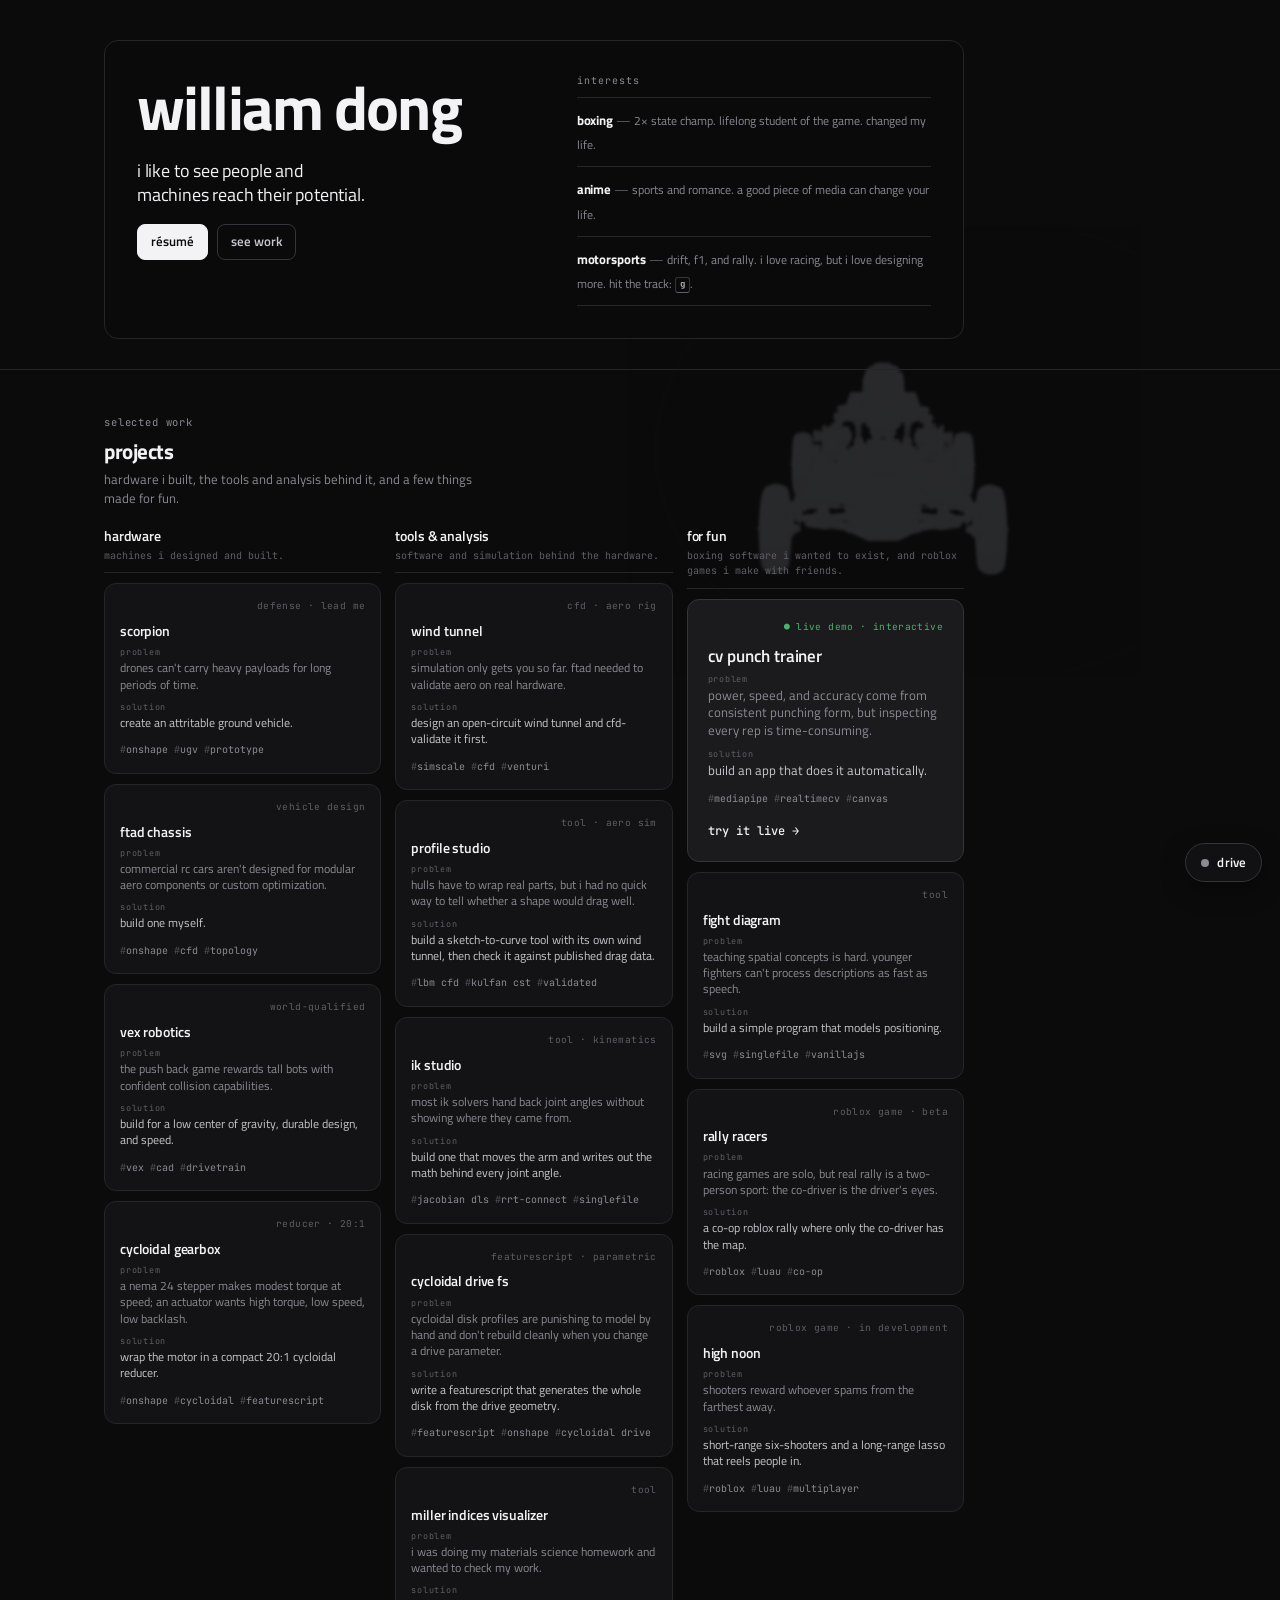
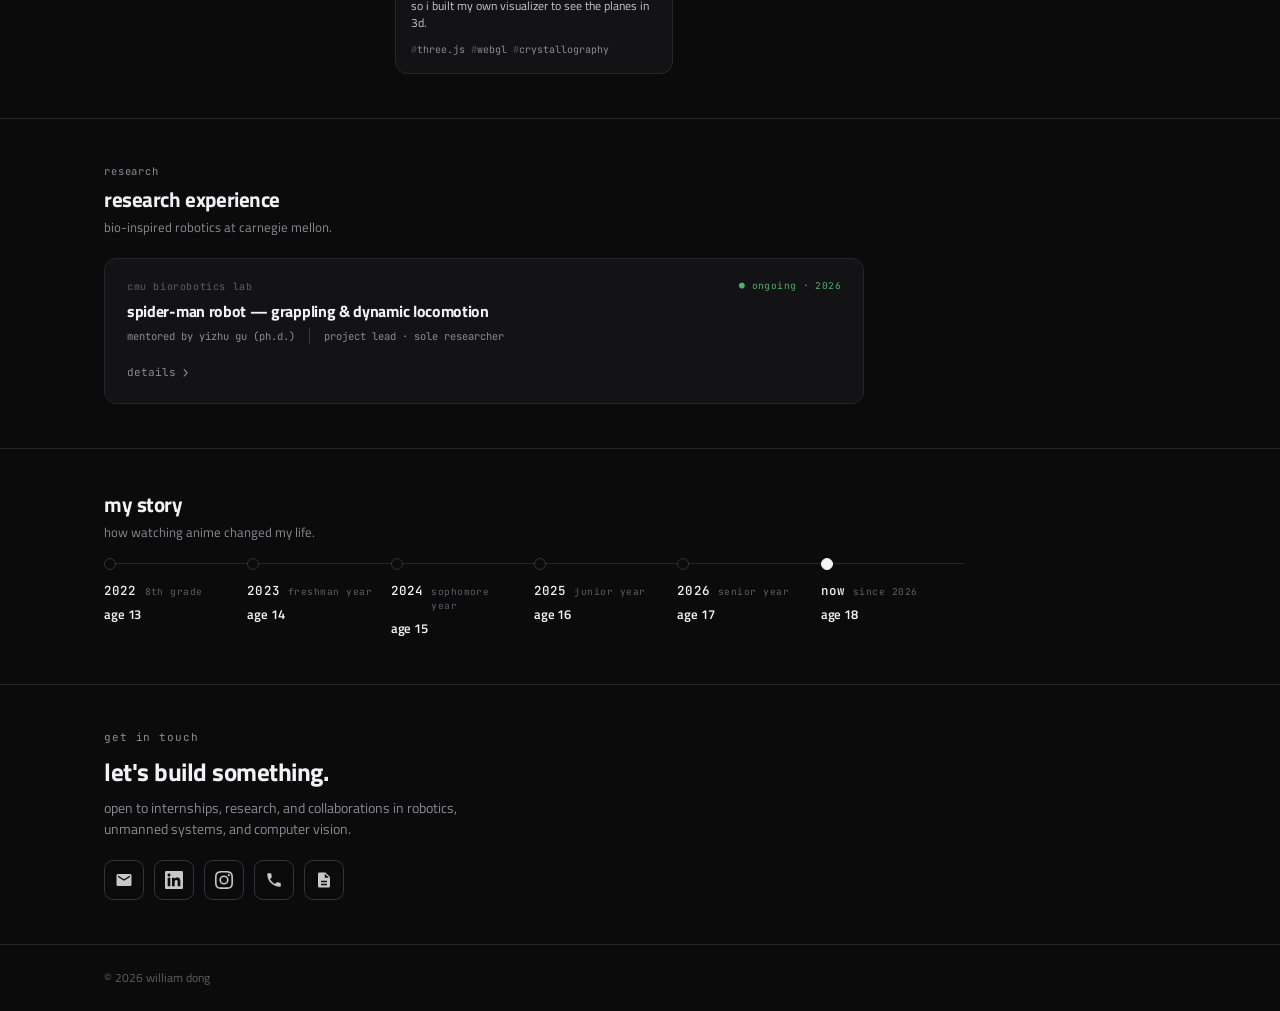
<file: index.html>
<!doctype html>
<html lang="en">
<head>
  <meta charset="utf-8" />
  <meta name="viewport" content="width=device-width, initial-scale=1" />
  <title>William Dong</title>
  <meta name="description" content="William Dong. Engineer, builder, and competitive boxer. Robotics-nonprofit founder, defense-hardware intern, and incoming Materials Science &amp; Engineering student at Carnegie Mellon." />
  <meta property="og:title" content="William Dong" />
  <meta property="og:description" content="I like to see people and machines reach their potential." />
  <meta property="og:type" content="website" />
  <link rel="preconnect" href="https://fonts.googleapis.com" />
  <link rel="preconnect" href="https://fonts.gstatic.com" crossorigin />
  <link href="https://fonts.googleapis.com/css2?family=Titillium+Web:wght@300;400;600;700&family=JetBrains+Mono:wght@400;500&display=swap" rel="stylesheet" />
  <link rel="stylesheet" href="./styles.css?v=20261008a" />
</head>
<body class="home">
  <!-- Ambient monochrome CAD backdrop: a PRE-RENDERED spin of the SCORPION as a
       tiny looping video (no live WebGL on the homepage → no jank). Decorative
       only (pointer-events off, aria-hidden); faint + blurred so it recedes. -->
  <div class="cad-backdrop" aria-hidden="true">
    <video class="cad-video" autoplay loop muted playsinline
      poster="./assets/models/scorpion-poster.jpg"
      src="./assets/models/scorpion-spin.mp4"></video>
  </div>

  <header class="hero" id="top">
    <div class="wrap">
      <div class="hero-card">
        <div class="hero-intro">
          <h1 class="name">William Dong</h1>
          <p class="caption">I like to see people and machines reach their potential.</p>
          <div class="cta-row">
            <a class="btn btn-primary" href="./resume.html">Résumé</a>
            <a class="btn btn-ghost" href="#projects">See work</a>
          </div>
        </div>

        <aside class="interests" aria-label="Interests">
          <div class="interests-label">Interests</div>
          <div class="interest-list">
            <article class="interest-item">
              <h2>Boxing</h2>
              <p>2× state champ. Lifelong student of the game. Changed my life.</p>
            </article>
            <article class="interest-item">
              <h2>Anime</h2>
              <p>Sports and romance. A good piece of media can change your life.</p>
            </article>
            <article class="interest-item">
              <h2>Motorsports</h2>
              <p>Drift, F1, and rally. I love racing, but I love designing more. Hit the track: <kbd>G</kbd>.</p>
            </article>
          </div>
        </aside>
      </div>
    </div>
  </header>

  <main>
    <!-- Projects -->
    <section class="section" id="projects">
      <div class="wrap">
        <div class="section-head reveal">
          <div class="kicker">Selected work</div>
          <h2>Projects</h2>
          <p>Hardware I built, the tools and analysis behind it, and a few things made for fun.</p>
        </div>

        <!-- Three categories, one column each on desktop. Research has its own section below. -->
        <div class="proj-groups">
          <section class="proj-group" aria-labelledby="pg-hardware">
            <div class="pg-head reveal">
              <h3 id="pg-hardware">Hardware</h3>
              <p>Machines I designed and built.</p>
            </div>
            <div class="pg-cards">
            <a class="proj reveal" href="#projects" data-project="scorpion">
              <div class="p-top"><span class="p-status">Defense · lead ME</span></div>
              <h4>SCORPION</h4>
              <div class="p-ps">
                <p class="ps-line"><span class="ps-k">Problem</span>Drones can't carry heavy payloads for long periods of time.</p>
                <p class="ps-line sol"><span class="ps-k">Solution</span>Create an attritable ground vehicle.</p>
              </div>
              <div class="p-tags"><span>Onshape</span><span>UGV</span><span>Prototype</span></div>
              <span class="p-arrow">→</span>
            </a>

            <a class="proj reveal" href="#projects" data-project="ftad">
              <div class="p-top"><span class="p-status">Vehicle design</span></div>
              <h4>FTAD Chassis</h4>
              <div class="p-ps">
                <p class="ps-line"><span class="ps-k">Problem</span>Commercial RC cars aren't designed for modular aero components or custom optimization.</p>
                <p class="ps-line sol"><span class="ps-k">Solution</span>Build one myself.</p>
              </div>
              <div class="p-tags"><span>Onshape</span><span>CFD</span><span>Topology</span></div>
              <span class="p-arrow">→</span>
            </a>

            <a class="proj reveal" href="#projects" data-project="vex">
              <div class="p-top"><span class="p-status">World-qualified</span></div>
              <h4>VEX Robotics</h4>
              <div class="p-ps">
                <p class="ps-line"><span class="ps-k">Problem</span>The Push Back game rewards tall bots with confident collision capabilities.</p>
                <p class="ps-line sol"><span class="ps-k">Solution</span>Build for a low center of gravity, durable design, and speed.</p>
              </div>
              <div class="p-tags"><span>VEX</span><span>CAD</span><span>Drivetrain</span></div>
              <span class="p-arrow">→</span>
            </a>

            <a class="proj reveal" href="#projects" data-project="cycloidal-gearbox">
              <div class="p-top"><span class="p-status">Reducer · 20:1</span></div>
              <h4>Cycloidal Gearbox</h4>
              <div class="p-ps">
                <p class="ps-line"><span class="ps-k">Problem</span>A NEMA 24 stepper makes modest torque at speed; an actuator wants high torque, low speed, low backlash.</p>
                <p class="ps-line sol"><span class="ps-k">Solution</span>Wrap the motor in a compact 20:1 cycloidal reducer.</p>
              </div>
              <div class="p-tags"><span>Onshape</span><span>Cycloidal</span><span>FeatureScript</span></div>
              <span class="p-arrow">→</span>
            </a>
            </div>
          </section>

          <section class="proj-group" aria-labelledby="pg-tools">
            <div class="pg-head reveal">
              <h3 id="pg-tools">Tools &amp; analysis</h3>
              <p>Software and simulation behind the hardware.</p>
            </div>
            <div class="pg-cards">
            <a class="proj reveal" href="#projects" data-project="windtunnel">
              <div class="p-top"><span class="p-status">CFD · aero rig</span></div>
              <h4>Wind Tunnel</h4>
              <div class="p-ps">
                <p class="ps-line"><span class="ps-k">Problem</span>Simulation only gets you so far. FTAD needed to validate aero on real hardware.</p>
                <p class="ps-line sol"><span class="ps-k">Solution</span>Design an open-circuit wind tunnel and CFD-validate it first.</p>
              </div>
              <div class="p-tags"><span>SimScale</span><span>CFD</span><span>Venturi</span></div>
              <span class="p-arrow">→</span>
            </a>

            <a class="proj reveal" href="#projects" data-project="profile-studio">
              <div class="p-top"><span class="p-status">Tool · aero sim</span></div>
              <h4>Profile Studio</h4>
              <div class="p-ps">
                <p class="ps-line"><span class="ps-k">Problem</span>Hulls have to wrap real parts, but I had no quick way to tell whether a shape would drag well.</p>
                <p class="ps-line sol"><span class="ps-k">Solution</span>Build a sketch-to-curve tool with its own wind tunnel, then check it against published drag data.</p>
              </div>
              <div class="p-tags"><span>LBM CFD</span><span>Kulfan CST</span><span>Validated</span></div>
              <span class="p-arrow">→</span>
            </a>

            <a class="proj reveal" href="#projects" data-project="ik-studio">
              <div class="p-top"><span class="p-status">Tool · kinematics</span></div>
              <h4>IK Studio</h4>
              <div class="p-ps">
                <p class="ps-line"><span class="ps-k">Problem</span>Most IK solvers hand back joint angles without showing where they came from.</p>
                <p class="ps-line sol"><span class="ps-k">Solution</span>Build one that moves the arm and writes out the math behind every joint angle.</p>
              </div>
              <div class="p-tags"><span>Jacobian DLS</span><span>RRT-Connect</span><span>SingleFile</span></div>
              <span class="p-arrow">→</span>
            </a>

            <a class="proj reveal" href="#projects" data-project="cycloidal">
              <div class="p-top"><span class="p-status">FeatureScript · parametric</span></div>
              <h4>Cycloidal Drive FS</h4>
              <div class="p-ps">
                <p class="ps-line"><span class="ps-k">Problem</span>Cycloidal disk profiles are punishing to model by hand and don't rebuild cleanly when you change a drive parameter.</p>
                <p class="ps-line sol"><span class="ps-k">Solution</span>Write a FeatureScript that generates the whole disk from the drive geometry.</p>
              </div>
              <div class="p-tags"><span>FeatureScript</span><span>Onshape</span><span>Cycloidal drive</span></div>
              <span class="p-arrow">→</span>
            </a>

            <a class="proj reveal" href="#projects" data-project="miller">
              <div class="p-top"><span class="p-status">Tool</span></div>
              <h4>Miller Indices Visualizer</h4>
              <div class="p-ps">
                <p class="ps-line"><span class="ps-k">Problem</span>I was doing my materials science homework and wanted to check my work.</p>
                <p class="ps-line sol"><span class="ps-k">Solution</span>So I built my own visualizer to see the planes in 3D.</p>
              </div>
              <div class="p-tags"><span>Three.js</span><span>WebGL</span><span>Crystallography</span></div>
              <span class="p-arrow">→</span>
            </a>
            </div>
          </section>

          <section class="proj-group" aria-labelledby="pg-fun">
            <div class="pg-head reveal">
              <h3 id="pg-fun">For fun</h3>
              <p>Boxing software I wanted to exist, and Roblox games I make with friends.</p>
            </div>
            <div class="pg-cards">
            <a class="proj proj-feature reveal" href="./games/punch-trainer.html">
              <div class="p-top"><span class="p-status live">● Live demo · interactive</span></div>
              <h4>CV Punch Trainer</h4>
              <div class="p-ps">
                <p class="ps-line"><span class="ps-k">Problem</span>Power, speed, and accuracy come from consistent punching form, but inspecting every rep is time-consuming.</p>
                <p class="ps-line sol"><span class="ps-k">Solution</span>Build an app that does it automatically.</p>
              </div>
              <div class="p-tags"><span>MediaPipe</span><span>RealtimeCV</span><span>Canvas</span></div>
              <span class="pf-cta">Try it live →</span>
            </a>

            <a class="proj reveal" href="#projects" data-project="fight-diagram">
              <div class="p-top"><span class="p-status">Tool</span></div>
              <h4>Fight Diagram</h4>
              <div class="p-ps">
                <p class="ps-line"><span class="ps-k">Problem</span>Teaching spatial concepts is hard. Younger fighters can't process descriptions as fast as speech.</p>
                <p class="ps-line sol"><span class="ps-k">Solution</span>Build a simple program that models positioning.</p>
              </div>
              <div class="p-tags"><span>SVG</span><span>SingleFile</span><span>VanillaJS</span></div>
              <span class="p-arrow">→</span>
            </a>

            <a class="proj reveal" href="#projects" data-project="rally-racers">
              <div class="p-top"><span class="p-status">Roblox game · beta</span></div>
              <h4>Rally Racers</h4>
              <div class="p-ps">
                <p class="ps-line"><span class="ps-k">Problem</span>Racing games are solo, but real rally is a two-person sport: the co-driver is the driver's eyes.</p>
                <p class="ps-line sol"><span class="ps-k">Solution</span>A co-op Roblox rally where only the co-driver has the map.</p>
              </div>
              <div class="p-tags"><span>Roblox</span><span>Luau</span><span>Co-op</span></div>
              <span class="p-arrow">→</span>
            </a>

            <a class="proj reveal" href="#projects" data-project="high-noon">
              <div class="p-top"><span class="p-status">Roblox game · in development</span></div>
              <h4>High Noon</h4>
              <div class="p-ps">
                <p class="ps-line"><span class="ps-k">Problem</span>Shooters reward whoever spams from the farthest away.</p>
                <p class="ps-line sol"><span class="ps-k">Solution</span>Short-range six-shooters and a long-range lasso that reels people in.</p>
              </div>
              <div class="p-tags"><span>Roblox</span><span>Luau</span><span>Multiplayer</span></div>
              <span class="p-arrow">→</span>
            </a>
            </div>
          </section>
        </div><!-- .proj-groups -->
        <!-- NOTE(placeholder): add real repo/demo URLs to the project links when ready. -->
      </div>
    </section>

    <!-- Research experience -->
    <section class="section" id="research">
      <div class="wrap">
        <div class="section-head reveal">
          <div class="kicker">Research</div>
          <h2>Research Experience</h2>
          <p>Bio-inspired robotics at Carnegie Mellon.</p>
        </div>

        <details class="research-card reveal">
          <summary class="rc-summary">
            <div class="rc-top">
              <span class="rc-org">CMU Biorobotics Lab</span>
              <span class="rc-status live">● Ongoing · 2026</span>
            </div>
            <h3>Spider-Man Robot — grappling &amp; dynamic locomotion</h3>
            <div class="rc-meta">
              <span>Mentored by Yizhu Gu (Ph.D.)</span>
              <span>Project lead · sole researcher</span>
            </div>
            <span class="rc-toggle" aria-hidden="true"><span class="rc-t-more">Details</span><span class="rc-t-less">Collapse</span> <span class="rc-chev">›</span></span>
          </summary>

          <div class="rc-detail">
            <div class="rc-ps">
              <p class="ps-line"><span class="ps-k">The task</span>Pioneer the concept of a &ldquo;Spider-Man robot&rdquo; — a grappling, self-anchoring platform — from a one-line brief with no predefined requirements and no prior work in the lab.</p>
              <p class="ps-line sol"><span class="ps-k">What I did</span>Ran a full literature review across tethered perching, surface-attachment mechanisms, and animal anchoring biomechanics; reframed the problem, arguing a grapple&rsquo;s real value is dynamic, controlled traversal — swinging and jumping between self-placed anchors — rather than climbing; identified <em>post-launch attitude control</em> (reorienting the body mid-air, as a jumping spider does with its dragline) as the open, biologically-grounded problem; developed seven prototype directions with original mechanism diagrams; and authored a formal proposal recommending a lead design and a validation experiment.</p>
            </div>

            <p class="rc-note">I currently lead this project as a freshman, the only undergraduate in the lab leading one, and am the only researcher developing the concept.</p>

            <div class="rc-actions">
              <a class="rc-cta" href="./assets/Spiderman_Robot_Proposal.pdf" target="_blank" rel="noopener">Read the proposal (PDF) →</a>
            </div>
          </div>
        </details>
      </div>
    </section>

    <!-- Story / timeline -->
    <section class="section" id="story">
      <div class="wrap">
        <div class="section-head reveal">
          <h2>My story</h2>
          <p>How watching anime changed my life.</p>
        </div>

        <div class="timeline-h">
          <div class="tl-track">
            <div class="tl-item reveal">
              <span class="tl-dot" aria-hidden="true"></span>
              <div class="tl-meta"><span class="tl-year">2022</span><span class="tl-when">8th grade</span></div>
              <h3 class="tl-title">Age 13</h3>
              <p class="tl-note">I was addicted to Valorant and League, and couldn't have cared less about school. My parents forced straight A's, so my grades held up. I never understood working hard. Talented hard workers beat normal hard workers anyway.</p>
            </div>

            <div class="tl-item reveal">
              <span class="tl-dot" aria-hidden="true"></span>
              <div class="tl-meta"><span class="tl-year">2023</span><span class="tl-when">Freshman year</span></div>
              <h3 class="tl-title">Age 14</h3>
              <p class="tl-note">I watched <em>Hajime no Ippo</em>, an anime about boxing. For the first time I actually believed hard work could yield the results I wanted. I started boxing, and started trying in school.</p>
            </div>

            <div class="tl-item reveal">
              <span class="tl-dot" aria-hidden="true"></span>
              <div class="tl-meta"><span class="tl-year">2024</span><span class="tl-when">Sophomore year</span></div>
              <h3 class="tl-title">Age 15</h3>
              <p class="tl-note">I kept training and loaded up on harder classes. Balancing the workload with daily training left me on under six hours of sleep a night. I won my first state tournament.</p>
            </div>

            <div class="tl-item reveal">
              <span class="tl-dot" aria-hidden="true"></span>
              <div class="tl-meta"><span class="tl-year">2025</span><span class="tl-when">Junior year</span></div>
              <h3 class="tl-title">Age 16</h3>
              <p class="tl-note">I got obsessed with motorsports and the intricacies of F1 engineering. I won my second state title and founded Formula Theory and Automotive Design (FTAD), a motorsports-inspired robotics competition. That spring, I tore my ACL playing volleyball.</p>
            </div>

            <div class="tl-item reveal">
              <span class="tl-dot" aria-hidden="true"></span>
              <div class="tl-meta"><span class="tl-year">2026</span><span class="tl-when">Senior year</span></div>
              <h3 class="tl-title">Age 17</h3>
              <p class="tl-note">Off the mat, I became a mentor and assistant coach for my teammates. I went all-in on FTAD and startup culture, hitting networking events where I met notable VCs and founders. My FTAD portfolio landed me an internship at a deftech startup, and I fell in love with the scrappy, inventive world of defense tech.</p>
            </div>

            <div class="tl-item tl-now reveal">
              <span class="tl-dot" aria-hidden="true"></span>
              <div class="tl-meta"><span class="tl-year">Now</span><span class="tl-when">since 2026</span></div>
              <h3 class="tl-title">Age 18</h3>
              <p class="tl-note">I'm meeting as many people as I can and genuinely trying to gain and apply knowledge toward one thing: building the next generation of performance machines.</p>
            </div>
          </div>
        </div>
      </div>
    </section>

    <!-- Contact -->
    <section class="section contact" id="contact">
      <div class="wrap reveal">
        <div class="kicker" style="font-family:var(--mono);font-size:11px;color:var(--muted);letter-spacing:.08em;text-transform:lowercase;margin-bottom:12px;">Get in touch</div>
        <h2>Let's build something.</h2>
        <p>Open to internships, research, and collaborations in robotics, unmanned systems, and computer vision.</p>
        <div class="links">
          <a class="icon-btn" href="mailto:wd2@andrew.cmu.edu" aria-label="Email William Dong" title="Email">
            <svg viewBox="0 0 24 24" fill="currentColor" aria-hidden="true"><path d="M20 4H4c-1.1 0-1.99.9-1.99 2L2 18c0 1.1.9 2 2 2h16c1.1 0 2-.9 2-2V6c0-1.1-.9-2-2-2zm0 4l-8 5-8-5V6l8 5 8-5v2z"/></svg>
          </a>
          <a class="icon-btn" href="https://www.linkedin.com/in/william-dong-8bb0b8313/" target="_blank" rel="noopener" aria-label="William Dong on LinkedIn" title="LinkedIn">
            <svg viewBox="0 0 24 24" fill="currentColor" aria-hidden="true"><path d="M20.447 20.452h-3.554v-5.569c0-1.328-.027-3.037-1.852-3.037-1.853 0-2.136 1.445-2.136 2.939v5.667H9.351V9h3.414v1.561h.046c.477-.9 1.637-1.85 3.37-1.85 3.601 0 4.267 2.37 4.267 5.455v6.286zM5.337 7.433c-1.144 0-2.063-.926-2.063-2.065 0-1.138.92-2.063 2.063-2.063 1.14 0 2.064.925 2.064 2.063 0 1.139-.925 2.065-2.064 2.065zm1.782 13.019H3.555V9h3.564v11.452zM22.225 0H1.771C.792 0 0 .774 0 1.729v20.542C0 23.227.792 24 1.771 24h20.451C23.2 24 24 23.227 24 22.271V1.729C24 .774 23.2 0 22.222 0h.003z"/></svg>
          </a>
          <a class="icon-btn" href="https://www.instagram.com/bu1lt.bywill" target="_blank" rel="noopener" aria-label="William Dong on Instagram" title="Instagram">
            <svg viewBox="0 0 24 24" fill="currentColor" aria-hidden="true"><path d="M12 2.163c3.204 0 3.584.012 4.849.07 3.252.148 4.771 1.691 4.919 4.919.058 1.265.069 1.645.069 4.849 0 3.205-.012 3.584-.069 4.849-.149 3.225-1.664 4.771-4.919 4.919-1.266.058-1.644.07-4.849.07-3.204 0-3.584-.012-4.849-.07-3.26-.149-4.771-1.699-4.919-4.92-.058-1.265-.07-1.644-.07-4.849 0-3.204.013-3.583.07-4.849.149-3.227 1.664-4.771 4.919-4.919 1.266-.057 1.645-.069 4.849-.069zM12 0C8.741 0 8.333.014 7.053.072 2.695.272.273 2.69.073 7.052.014 8.333 0 8.741 0 12c0 3.259.014 3.668.072 4.948.2 4.358 2.618 6.78 6.98 6.98C8.333 23.986 8.741 24 12 24c3.259 0 3.668-.014 4.948-.072 4.354-.2 6.782-2.618 6.979-6.98.059-1.28.073-1.689.073-4.948 0-3.259-.014-3.667-.072-4.947-.196-4.354-2.617-6.78-6.979-6.98C15.668.014 15.259 0 12 0zm0 5.838a6.162 6.162 0 100 12.324 6.162 6.162 0 000-12.324zM12 16a4 4 0 110-8 4 4 0 010 8zm6.406-11.845a1.44 1.44 0 100 2.881 1.44 1.44 0 000-2.881z"/></svg>
          </a>
          <a class="icon-btn" href="tel:+19178226656" aria-label="Call 917-822-6656" title="Call">
            <svg viewBox="0 0 24 24" fill="currentColor" aria-hidden="true"><path d="M6.62 10.79c1.44 2.83 3.76 5.14 6.59 6.59l2.2-2.2c.27-.27.67-.36 1.02-.24 1.12.37 2.33.57 3.57.57.55 0 1 .45 1 1V20c0 .55-.45 1-1 1-9.39 0-17-7.61-17-17 0-.55.45-1 1-1h3.5c.55 0 1 .45 1 1 0 1.25.2 2.45.57 3.57.11.35.03.74-.25 1.02l-2.2 2.2z"/></svg>
          </a>
          <a class="icon-btn" href="./resume.html" aria-label="View résumé" title="Résumé">
            <svg viewBox="0 0 24 24" fill="currentColor" aria-hidden="true"><path d="M14 2H6c-1.1 0-2 .9-2 2v16c0 1.1.9 2 2 2h12c1.1 0 2-.9 2-2V8l-6-6zm-1 7V3.5L18.5 9H13zM8 13h8v2H8v-2zm0 4h8v2H8v-2z"/></svg>
          </a>
        </div>
      </div>
    </section>
  </main>

  <!-- Project detail modal (populated from main.js) -->
  <div class="modal" id="projModal" hidden>
    <div class="modal-backdrop" data-close></div>
    <div class="modal-card" role="dialog" aria-modal="true" aria-labelledby="pmTitle">
      <button class="modal-x" data-close type="button" aria-label="Close">×</button>
      <div class="modal-body">
        <div class="modal-main">
          <div class="pm-status" id="pmStatus"></div>
          <h3 class="pm-title" id="pmTitle"></h3>
          <div class="pm-ps" id="pmPs"></div>
          <p class="pm-desc" id="pmDesc"></p>
          <div class="pm-tags" id="pmTags"></div>
          <div class="pm-actions" id="pmActions"></div>
        </div>
        <div class="modal-media" id="pmMedia">
          <model-viewer id="pmModel" hidden
            camera-controls auto-rotate auto-rotate-delay="0" rotation-per-second="16deg"
            interaction-prompt="none" touch-action="pan-y"
            environment-image="neutral" shadow-intensity="0.9" exposure="1.05"
            min-field-of-view="10deg" max-field-of-view="55deg"
            alt="Interactive 3D CAD model">
          </model-viewer>
          <img id="pmImg" alt="" />
          <div class="pm-thumbs" id="pmThumbs"></div>
        </div>
      </div>
    </div>
  </div>

  <!-- Lightbox: near-fullscreen view of a project render (opened from the modal media) -->
  <div class="lightbox" id="lightbox" hidden>
    <div class="lightbox-backdrop" data-lb-close></div>
    <button class="lightbox-x" data-lb-close type="button" aria-label="Close">×</button>
    <img class="lightbox-img" id="lbImg" alt="" />
  </div>

  <footer class="foot">
    <div class="wrap">
      <span class="muted">© <span id="year"></span> William Dong</span>
    </div>
  </footer>

  <!-- model-viewer is NOT loaded here: main.js imports it on demand only when a
       project with a 3D model is opened, so the homepage ships zero WebGL. -->
  <script src="./main.js?v=20261009a"></script>
  <!-- Interactive: the cursor becomes a drift AE86 that drives the page (desktop only). -->
  <script src="./drift.js?v=20260908a" defer></script>
</body>
</html>
</file>
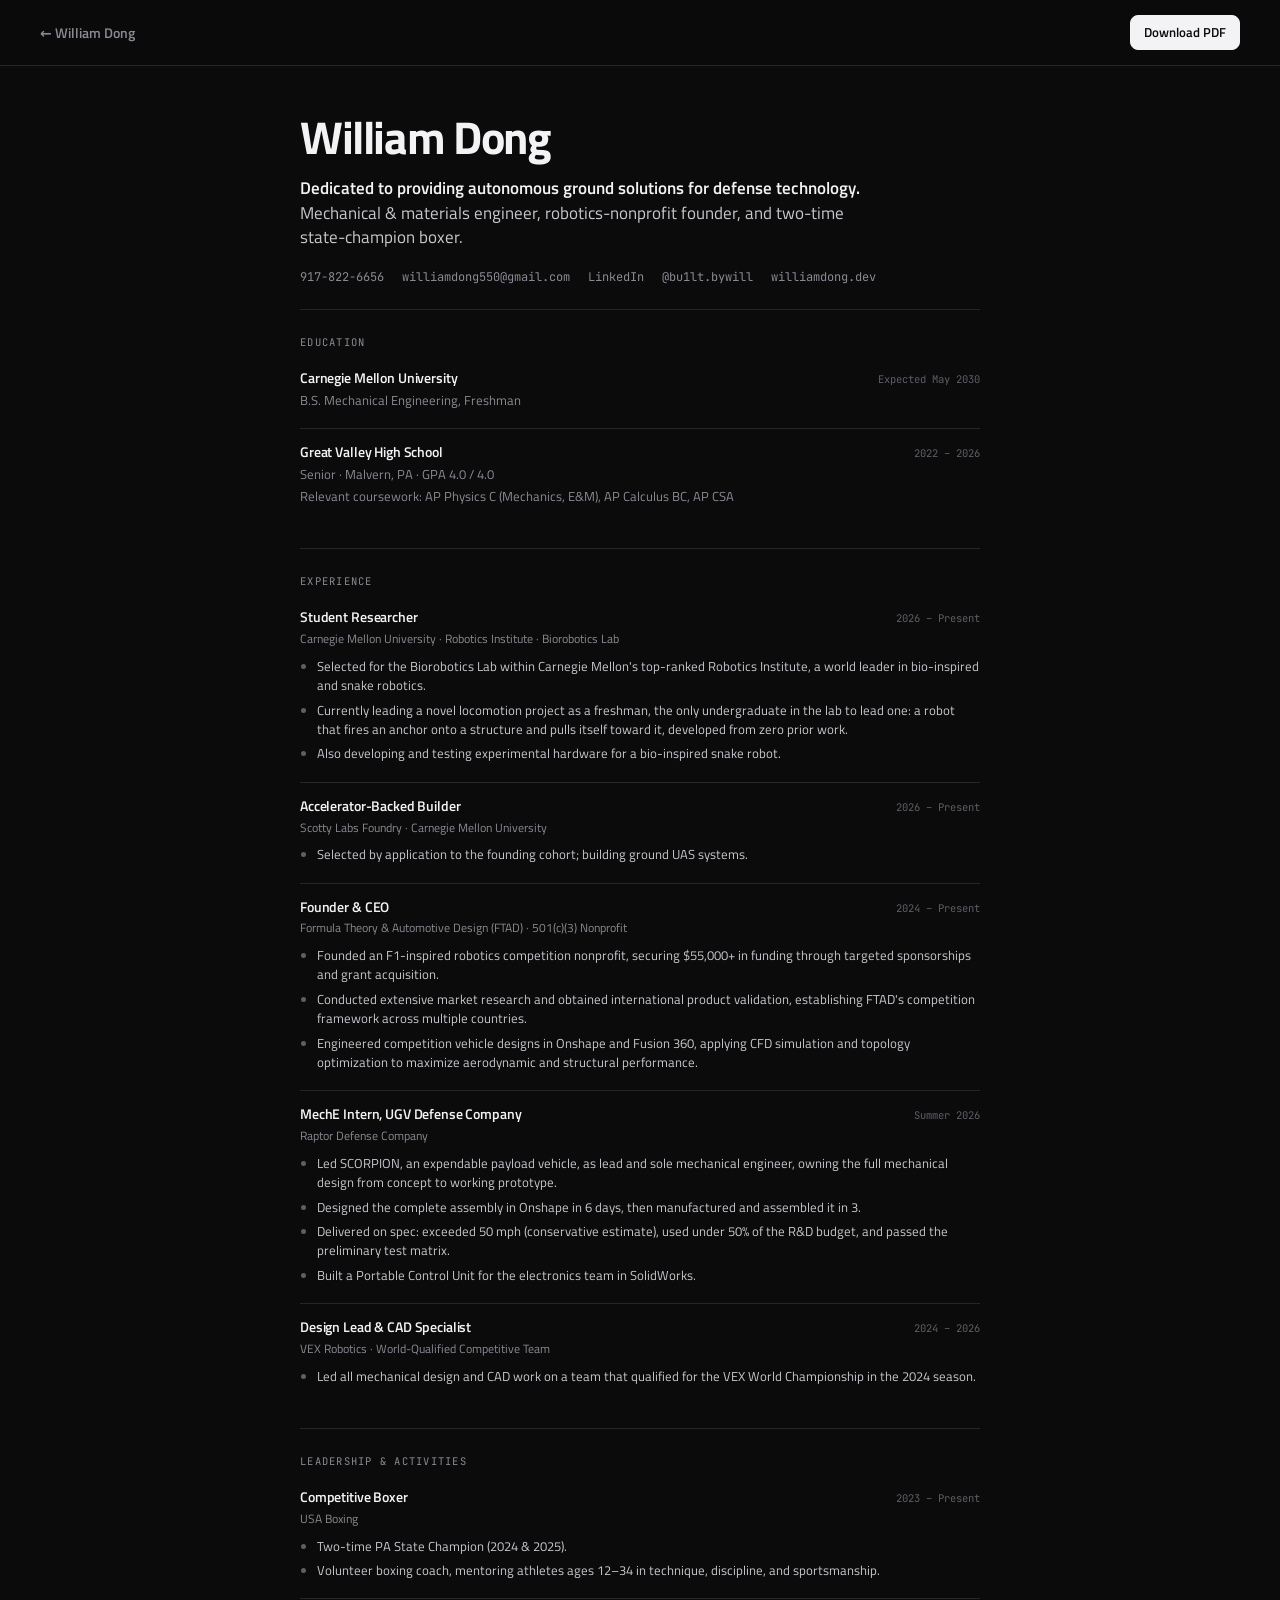
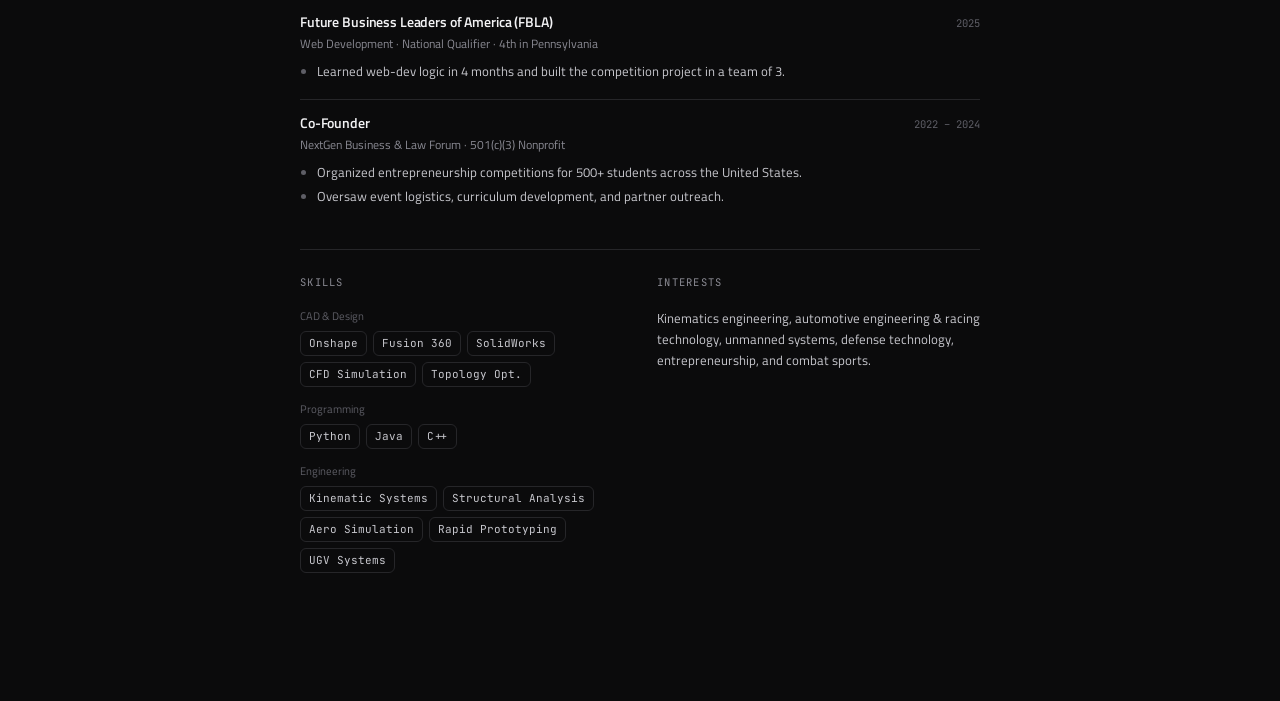
<file: resume.html>
<!doctype html>
<html lang="en">
<head>
  <meta charset="utf-8" />
  <meta name="viewport" content="width=device-width, initial-scale=1" />
  <title>Résumé · William Dong</title>
  <meta name="description" content="Résumé of William Dong, mechanical and materials engineer dedicated to providing autonomous ground solutions for defense technology." />
  <link rel="preconnect" href="https://fonts.googleapis.com" />
  <link rel="preconnect" href="https://fonts.gstatic.com" crossorigin />
  <link href="https://fonts.googleapis.com/css2?family=Titillium+Web:wght@300;400;600;700&family=JetBrains+Mono:wght@400;500&display=swap" rel="stylesheet" />
  <link rel="stylesheet" href="./styles.css" />
  <link rel="stylesheet" href="./resume.css" />
</head>
<body class="resume-body">
  <header class="resume-top">
    <a class="back" href="./index.html">← William Dong</a>
    <a class="btn btn-primary" href="./assets/William_Dong_Resume.pdf" download>Download PDF</a>
  </header>

  <main class="resume-wrap">
    <div class="r-head">
      <h1 class="r-name">William Dong</h1>
      <p class="r-thesis"><strong>Dedicated to providing autonomous ground solutions for defense technology.</strong> Mechanical &amp; materials engineer, robotics-nonprofit founder, and two-time state-champion boxer.</p>
      <div class="r-contact">
        <a href="tel:+19178226656">917-822-6656</a>
        <a href="mailto:williamdong550@gmail.com">williamdong550@gmail.com</a>
        <a href="https://www.linkedin.com/in/william-dong-8bb0b8313/" target="_blank" rel="noopener">LinkedIn</a>
        <a href="https://www.instagram.com/bu1lt.bywill" target="_blank" rel="noopener">@bu1lt.bywill</a>
        <a href="https://williamdong.dev" target="_blank" rel="noopener">williamdong.dev</a>
      </div>
    </div>

    <!-- Education -->
    <section class="r-section">
      <div class="r-label">Education</div>
      <div class="xp">
        <div class="xp-item edu-item">
          <div class="xp-head"><span class="xp-role">Carnegie Mellon University</span><span class="xp-when">Expected May 2030</span></div>
          <div class="deg">B.S. Mechanical Engineering, Freshman</div>
        </div>
        <div class="xp-item edu-item">
          <div class="xp-head"><span class="xp-role">Great Valley High School</span><span class="xp-when">2022 – 2026</span></div>
          <div class="deg">Senior · Malvern, PA · GPA 4.0 / 4.0</div>
          <div class="deg">Relevant coursework: AP Physics C (Mechanics, E&amp;M), AP Calculus BC, AP CSA</div>
        </div>
      </div>
    </section>

    <!-- Experience -->
    <section class="r-section">
      <div class="r-label">Experience</div>
      <div class="xp">
        <div class="xp-item">
          <div class="xp-head"><span class="xp-role">Student Researcher</span><span class="xp-when">2026 – Present</span></div>
          <div class="xp-org">Carnegie Mellon University · Robotics Institute · Biorobotics Lab</div>
          <ul class="r-bullets">
            <li>Selected for the Biorobotics Lab within Carnegie Mellon's top-ranked Robotics Institute, a world leader in bio-inspired and snake robotics.</li>
            <li>Currently leading a novel locomotion project as a freshman, the only undergraduate in the lab to lead one: a robot that fires an anchor onto a structure and pulls itself toward it, developed from zero prior work.</li>
            <li>Also developing and testing experimental hardware for a bio-inspired snake robot.</li>
          </ul>
        </div>
        <div class="xp-item">
          <div class="xp-head"><span class="xp-role">Accelerator-Backed Builder</span><span class="xp-when">2026 – Present</span></div>
          <div class="xp-org">Scotty Labs Foundry · Carnegie Mellon University</div>
          <ul class="r-bullets">
            <li>Selected by application to the founding cohort; building ground UAS systems.</li>
          </ul>
        </div>
        <div class="xp-item">
          <div class="xp-head"><span class="xp-role">Founder &amp; CEO</span><span class="xp-when">2024 – Present</span></div>
          <div class="xp-org">Formula Theory &amp; Automotive Design (FTAD) · 501(c)(3) Nonprofit</div>
          <ul class="r-bullets">
            <li>Founded an F1-inspired robotics competition nonprofit, securing $55,000+ in funding through targeted sponsorships and grant acquisition.</li>
            <li>Conducted extensive market research and obtained international product validation, establishing FTAD's competition framework across multiple countries.</li>
            <li>Engineered competition vehicle designs in Onshape and Fusion 360, applying CFD simulation and topology optimization to maximize aerodynamic and structural performance.</li>
          </ul>
        </div>
        <div class="xp-item">
          <div class="xp-head"><span class="xp-role">MechE Intern, UGV Defense Company</span><span class="xp-when">Summer 2026</span></div>
          <div class="xp-org">Raptor Defense Company</div>
          <ul class="r-bullets">
            <li>Led SCORPION, an expendable payload vehicle, as lead and sole mechanical engineer, owning the full mechanical design from concept to working prototype.</li>
            <li>Designed the complete assembly in Onshape in 6 days, then manufactured and assembled it in 3.</li>
            <li>Delivered on spec: exceeded 50 mph (conservative estimate), used under 50% of the R&amp;D budget, and passed the preliminary test matrix.</li>
            <li>Built a Portable Control Unit for the electronics team in SolidWorks.</li>
          </ul>
        </div>
        <div class="xp-item">
          <div class="xp-head"><span class="xp-role">Design Lead &amp; CAD Specialist</span><span class="xp-when">2024 – 2026</span></div>
          <div class="xp-org">VEX Robotics · World-Qualified Competitive Team</div>
          <ul class="r-bullets">
            <li>Led all mechanical design and CAD work on a team that qualified for the VEX World Championship in the 2024 season.</li>
          </ul>
        </div>
      </div>
    </section>

    <!-- Leadership & Activities -->
    <section class="r-section">
      <div class="r-label">Leadership &amp; Activities</div>
      <div class="xp">
        <div class="xp-item">
          <div class="xp-head"><span class="xp-role">Competitive Boxer</span><span class="xp-when">2023 – Present</span></div>
          <div class="xp-org">USA Boxing</div>
          <ul class="r-bullets">
            <li>Two-time PA State Champion (2024 &amp; 2025).</li>
            <li>Volunteer boxing coach, mentoring athletes ages 12–34 in technique, discipline, and sportsmanship.</li>
          </ul>
        </div>
        <div class="xp-item">
          <div class="xp-head"><span class="xp-role">Future Business Leaders of America (FBLA)</span><span class="xp-when">2025</span></div>
          <div class="xp-org">Web Development · National Qualifier · 4th in Pennsylvania</div>
          <ul class="r-bullets">
            <li>Learned web-dev logic in 4 months and built the competition project in a team of 3.</li>
          </ul>
        </div>
        <div class="xp-item">
          <div class="xp-head"><span class="xp-role">Co-Founder</span><span class="xp-when">2022 – 2024</span></div>
          <div class="xp-org">NextGen Business &amp; Law Forum · 501(c)(3) Nonprofit</div>
          <ul class="r-bullets">
            <li>Organized entrepreneurship competitions for 500+ students across the United States.</li>
            <li>Oversaw event logistics, curriculum development, and partner outreach.</li>
          </ul>
        </div>
      </div>
    </section>

    <!-- Skills + Interests -->
    <section class="r-section">
      <div class="r-cols">
        <div>
          <div class="r-label">Skills</div>
          <div class="skills" style="margin-top:0;">
            <div class="skill-group">
              <div class="sg-label">CAD &amp; Design</div>
              <div class="sg-items"><span>Onshape</span><span>Fusion 360</span><span>SolidWorks</span><span>CFD Simulation</span><span>Topology Opt.</span></div>
            </div>
            <div class="skill-group">
              <div class="sg-label">Programming</div>
              <div class="sg-items"><span>Python</span><span>Java</span><span>C++</span></div>
            </div>
            <div class="skill-group">
              <div class="sg-label">Engineering</div>
              <div class="sg-items"><span>Kinematic Systems</span><span>Structural Analysis</span><span>Aero Simulation</span><span>Rapid Prototyping</span><span>UGV Systems</span></div>
            </div>
          </div>
        </div>
        <div>
          <div class="r-label">Interests</div>
          <p class="r-interests">Kinematics engineering, automotive engineering &amp; racing technology, unmanned systems, defense technology, entrepreneurship, and combat sports.</p>
        </div>
      </div>
    </section>
  </main>
</body>
</html>
</file>
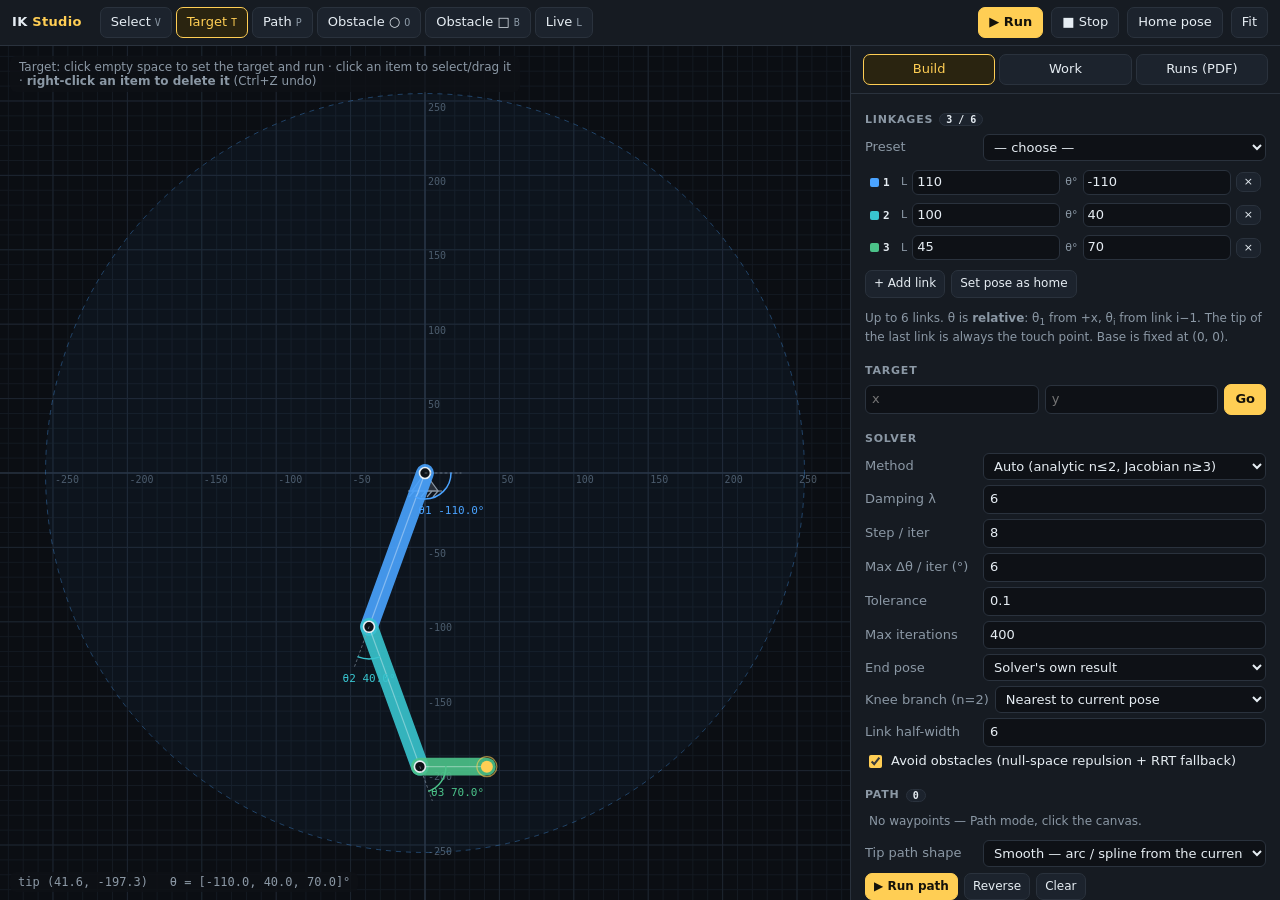
<file: games/ik-studio.html>
<!DOCTYPE html>
<html lang="en">
<head>
<meta charset="utf-8" />
<meta name="viewport" content="width=device-width, initial-scale=1" />
<title>IK Studio</title>
<style>
  :root{
    --bg:#0e1116; --panel:#161b22; --panel2:#1c232d; --line:#2a323d;
    --text:#e6edf3; --dim:#8b98a5; --accent:#ffce54; --accent2:#4aa3ff;
    --good:#4cc38a; --warn:#f0a020; --bad:#f0506e; --path:#b392f0;
  }
  *{box-sizing:border-box}
  html,body{height:100%;margin:0}
  body{font:13px/1.45 ui-sans-serif,system-ui,-apple-system,Segoe UI,Roboto,sans-serif;background:var(--bg);color:var(--text);overflow:hidden}
  header{height:46px;display:flex;align-items:center;gap:8px;padding:0 12px;border-bottom:1px solid var(--line);background:var(--panel)}
  .brand{font-weight:700;letter-spacing:.3px;margin-right:10px;white-space:nowrap}
  .brand span{color:var(--accent)}
  .spacer{flex:1}
  button{background:var(--panel2);border:1px solid var(--line);color:var(--text);padding:5px 10px;border-radius:7px;cursor:pointer;font:inherit;white-space:nowrap}
  button:hover{border-color:#3d4958}
  button.on{background:#2a2410;border-color:var(--accent);color:var(--accent)}
  button.primary{background:var(--accent);color:#15120a;border-color:var(--accent);font-weight:600}
  button:disabled{opacity:.4;cursor:default}
  button kbd{font:10px ui-monospace,Consolas,monospace;color:var(--dim);margin-left:4px}
  button.on kbd{color:var(--accent)}
  .modes{display:flex;gap:4px}
  main{display:grid;grid-template-columns:1fr 430px;height:calc(100vh - 46px)}
  #stage{position:relative;overflow:hidden;min-width:0;background:#0b0e13}
  #cv{position:absolute;left:0;top:0;display:block;touch-action:none}
  #hud{position:absolute;left:10px;bottom:8px;color:var(--dim);font:12px ui-monospace,Consolas,monospace;pointer-events:none;background:rgba(14,17,22,.8);padding:3px 8px;border-radius:6px;white-space:pre}
  #modeHint{position:absolute;left:10px;top:10px;color:var(--dim);font:12px ui-sans-serif,system-ui;background:rgba(14,17,22,.8);padding:4px 9px;border-radius:6px;pointer-events:none;max-width:60%}
  #badge{position:absolute;right:12px;top:10px;font:600 13px ui-monospace,Consolas,monospace;padding:5px 10px;border-radius:8px;background:rgba(14,17,22,.85);border:1px solid var(--line);pointer-events:none;display:none}
  aside{background:var(--panel);border-left:1px solid var(--line);display:flex;flex-direction:column;min-height:0}
  .atabs{display:flex;gap:4px;padding:8px 12px;border-bottom:1px solid var(--line)}
  .atabs button{flex:1}
  .tab{display:none;overflow-y:auto;padding:2px 14px 40px;flex:1;min-height:0}
  .tab.on{display:block}
  h3{font-size:11px;text-transform:uppercase;letter-spacing:.8px;color:var(--dim);margin:16px 0 6px;display:flex;align-items:center;gap:6px}
  .pill{font:600 10px ui-monospace,Consolas,monospace;background:var(--panel2);border:1px solid var(--line);border-radius:10px;padding:0 6px;color:var(--text);letter-spacing:0}
  .row{display:flex;align-items:center;gap:6px;margin:5px 0}
  .row>label{color:var(--dim);min-width:112px;flex-shrink:0}
  input[type=number],input[type=text],select{background:var(--bg);color:var(--text);border:1px solid var(--line);border-radius:6px;padding:4px 6px;font:inherit;width:100%;min-width:0}
  input[type=range]{width:100%;accent-color:var(--accent);min-width:0}
  input[type=checkbox]{accent-color:var(--accent)}
  .chk{display:flex;align-items:center;gap:6px;color:var(--text);cursor:pointer;margin:3px 0}
  .hint{color:var(--dim);font-size:12px}
  .btns{display:flex;flex-wrap:wrap;gap:6px;margin:6px 0}
  .btns button{font-size:12px;padding:4px 8px}
  .list .item{display:flex;align-items:center;gap:5px;padding:3px 4px;border-radius:6px;border:1px solid transparent}
  .list .item.sel{background:#2a2410;border-color:#5a4a1a}
  .list .item .ix{font:600 11px ui-monospace,Consolas,monospace;width:26px;flex-shrink:0;display:flex;align-items:center;gap:4px}
  .list .item .lb{color:var(--dim);font-size:11px}
  .list .item input{padding:2px 4px}
  .list .item button{padding:1px 7px;font-size:11px}
  .sw{width:9px;height:9px;border-radius:2px;flex-shrink:0}
  .empty{color:var(--dim);font-size:12px;padding:4px}
  .card{background:var(--panel2);border:1px solid var(--line);border-radius:9px;padding:8px 10px;margin:8px 0}
  .big{font-size:20px;font-weight:700;font-variant-numeric:tabular-nums}
  .ok{color:var(--good)} .bad{color:var(--bad)} .warnc{color:var(--warn)}
  /* report */
  #report h4{font-size:13px;margin:18px 0 6px;padding-bottom:3px;border-bottom:1px solid var(--line);color:var(--accent)}
  #report h5{font-size:12px;margin:12px 0 4px;color:var(--text)}
  #report p{margin:5px 0;color:#cfd8e3}
  #report pre{background:var(--bg);border:1px solid var(--line);border-radius:8px;padding:8px;font:11px/1.55 ui-monospace,Consolas,monospace;overflow-x:auto;margin:6px 0;color:#cfd8e3}
  #report .tw{overflow-x:auto;margin:6px 0;border:1px solid var(--line);border-radius:8px;max-height:360px;overflow-y:auto}
  #report table{border-collapse:collapse;font:11px ui-monospace,Consolas,monospace;width:100%}
  #report th{position:sticky;top:0;background:var(--panel2);color:var(--dim);text-align:right;padding:3px 6px;font-weight:600;white-space:nowrap}
  #report td{text-align:right;padding:2px 6px;border-top:1px solid #1f2630;white-space:nowrap;font-variant-numeric:tabular-nums}
  #report tr.hl td{background:#2a2410;color:var(--accent)}
  #report .cap{color:var(--dim);font-size:11px;margin:-2px 0 8px}
  #report .kv{display:grid;grid-template-columns:auto 1fr;gap:2px 12px;font-size:12px}
  #report .kv>span:nth-child(odd){color:var(--dim)}
  #report .kv>span:nth-child(even){font-family:ui-monospace,Consolas,monospace}
  .call{border-left:3px solid var(--accent2);background:var(--panel2);padding:6px 10px;border-radius:0 8px 8px 0;margin:8px 0}
  .call.ok{border-color:var(--good)} .call.warn{border-color:var(--warn)} .call.bad{border-color:var(--bad)}
  .call{color:var(--text)!important}
  #runsList a{color:var(--accent2);text-decoration:none}
  #runsList a:hover{text-decoration:underline}
  #runsList .item{justify-content:space-between}
  @media (max-width:1250px){ header{gap:5px;padding:0 8px} header button{padding:5px 7px} button kbd{display:none} .brand{margin-right:4px} }
  @media (max-width:980px){ main{grid-template-columns:1fr 360px} #btnFit{display:none} }
  button.rec{background:#2a1016;border-color:var(--bad);color:#ff8fa3}
  button.rec::before{content:'';display:inline-block;width:8px;height:8px;border-radius:50%;background:var(--bad);margin-right:6px;animation:pulse 1.2s infinite}
  @keyframes pulse{50%{opacity:.25}}
  .fold{display:flex;align-items:center;gap:6px;margin:12px 0 4px;font:600 12px ui-monospace,Consolas,monospace}
  .fold .nm{flex:1;overflow:hidden;text-overflow:ellipsis;white-space:nowrap}
  .item .grow{flex:1;min-width:0;overflow:hidden;text-overflow:ellipsis;white-space:nowrap}
  button.danger:hover{border-color:var(--bad);color:var(--bad)}
  button.armed{background:#2a1016;border-color:var(--bad);color:var(--bad)}
  .tag{font:600 10px ui-monospace,Consolas,monospace;border-radius:8px;padding:0 6px;border:1px solid var(--line);color:var(--dim)}
  .tag.ok{border-color:#1f5b3f;color:var(--good)}
  .cands{margin-top:8px;display:grid;gap:4px}
  .cand{display:flex;align-items:center;gap:6px;font-size:12px}
  .cand b{font-weight:600;white-space:nowrap}
  .cand .hint{flex:1;font-family:ui-monospace,Consolas,monospace;font-size:11px;white-space:nowrap;overflow:hidden;text-overflow:ellipsis}
  .cand button{padding:1px 7px;font-size:11px}
  .toast{position:fixed;left:50%;bottom:18px;transform:translateX(-50%);background:#2a2410;border:1px solid var(--accent);color:var(--accent);padding:6px 14px;border-radius:8px;opacity:0;transition:opacity .2s;pointer-events:none;z-index:9;max-width:80vw}
  .toast.show{opacity:1}
  .toast.bad{background:#2a1016;border-color:var(--bad);color:var(--bad)}
  /* static hosting has no server.py: hide the save-to-disk controls */
  body.hosted .local-only,body:not(.hosted) .hosted-only{display:none!important}
  sub{font-size:75%}
</style>
</head>
<body>
<header>
  <div class="brand">IK <span>Studio</span></div>
  <div class="modes" id="modes">
    <button data-mode="select" title="Drag target / waypoints / obstacles; drag the tip for live IK">Select<kbd>V</kbd></button>
    <button data-mode="target" title="Click to set a target and run">Target<kbd>T</kbd></button>
    <button data-mode="path" title="Click to add waypoints the tip must cross">Path<kbd>P</kbd></button>
    <button data-mode="circle" title="Drag to place a circular obstacle">Obstacle ○<kbd>O</kbd></button>
    <button data-mode="box" title="Drag to place a box obstacle">Obstacle □<kbd>B</kbd></button>
    <button data-mode="live" title="Tip follows the cursor (no report)">Live<kbd>L</kbd></button>
  </div>
  <div class="spacer"></div>
  <button id="btnSession" class="local-only" title="Recording session: while on, every run's PDF is saved into its own session folder. Off = nothing is saved unless you click Save.">Session</button>
  <button id="btnRun" class="primary" title="Run target (or path, in Path mode)  [Space]">▶ Run</button>
  <button id="btnStop" title="Stop animation  [Esc]">■ Stop</button>
  <button id="btnHome" title="Return to home pose  [H]">Home pose</button>
  <button id="btnFit" title="Fit view  [F]">Fit</button>
</header>
<main>
  <div id="stage">
    <canvas id="cv"></canvas>
    <div id="modeHint"></div>
    <div id="badge"></div>
    <div id="hud"></div>
  </div>
  <aside>
    <div class="atabs">
      <button data-tab="build" class="on">Build</button>
      <button data-tab="work">Work</button>
      <button data-tab="runs">Runs (PDF)</button>
    </div>

    <section class="tab on" id="tab-build">
      <h3>Linkages <span class="pill" id="linkCount"></span></h3>
      <div class="row"><label>Preset</label>
        <select id="presetSel">
          <option value="">— choose —</option>
          <option value="arm2">2-link planar arm</option>
          <option value="leg3">3-link leg (hip / knee / ankle)</option>
          <option value="arm4">4-link arm</option>
          <option value="tent6">6-link tentacle</option>
          <option value="scene-rock">Scene: leg stepping over a rock</option>
          <option value="scene-pillar">Scene: arm reaching past a pillar</option>
          <option value="scene-path">Scene: 3-link tracing a path</option>
        </select>
      </div>
      <div id="linkList" class="list"></div>
      <div class="btns">
        <button id="addLink">+ Add link</button>
        <button id="setHome" title="Current pose becomes the home pose">Set pose as home</button>
      </div>
      <p class="hint">Up to 6 links. θ is <b>relative</b>: θ<sub>1</sub> from +x, θ<sub>i</sub> from link i−1. The tip of the last link is always the touch point. Base is fixed at (0, 0).</p>

      <h3>Target</h3>
      <div class="row">
        <input id="tx" type="number" step="1" placeholder="x" />
        <input id="ty" type="number" step="1" placeholder="y" />
        <button id="goBtn" class="primary">Go</button>
      </div>

      <h3>Solver</h3>
      <div class="row"><label>Method</label>
        <select id="optMethod">
          <option value="auto">Auto (analytic n≤2, Jacobian n≥3)</option>
          <option value="analytic">Analytic / closed form (n≤3)</option>
          <option value="dls">Jacobian — damped least squares</option>
          <option value="ccd">CCD — cyclic coordinate descent</option>
        </select>
      </div>
      <div class="row"><label title="Damping λ (length units). Larger = smoother near singularities, slower convergence">Damping λ</label><input id="optLambda" type="number" step="0.5" min="0" /></div>
      <div class="row"><label title="Max tip correction per iteration">Step / iter</label><input id="optStep" type="number" step="1" min="0.5" /></div>
      <div class="row"><label title="Max joint change per iteration (deg)">Max Δθ / iter (°)</label><input id="optMaxDth" type="number" step="1" min="0.5" /></div>
      <div class="row"><label>Tolerance</label><input id="optTol" type="number" step="0.05" min="0.001" /></div>
      <div class="row"><label>Max iterations</label><input id="optMaxIter" type="number" step="10" min="10" /></div>
      <div class="row"><label title="Which candidate end pose the leg actually moves to. All three winners are highlighted either way.">End pose</label>
        <select id="optPick">
          <option value="solver">Solver's own result</option>
          <option value="effort">Least servo effort (min ΣΔθ²)</option>
          <option value="shortest">Shortest tip travel</option>
          <option value="smooth">Smoothest motion</option>
        </select>
      </div>
      <div class="row"><label title="Which of the two 2-link solutions to prefer">Knee branch (n=2)</label>
        <select id="optBranch">
          <option value="nearest">Nearest to current pose</option>
          <option value="+">+ (knee CCW, θ2 &gt; 0)</option>
          <option value="-">− (knee CW, θ2 &lt; 0)</option>
        </select>
      </div>
      <div class="row"><label title="Half-width of each link capsule; obstacles must stay farther than this from the link centerline">Link half-width</label><input id="optThick" type="number" step="1" min="0" /></div>
      <label class="chk"><input id="optAvoid" type="checkbox" /> Avoid obstacles (null-space repulsion + RRT fallback)</label>

      <h3>Path <span class="pill" id="wpCount"></span></h3>
      <div id="wpList" class="list"></div>
      <div class="row"><label title="How the tip travels between waypoints">Tip path shape</label>
        <select id="optPathShape">
          <option value="smooth">Smooth — arc / spline from the current tip</option>
          <option value="straight">Straight segments (sharp corners)</option>
          <option value="free">Free — point-to-point, any path</option>
        </select>
      </div>
      <div class="btns">
        <button id="runPath" class="primary">▶ Run path</button>
        <button id="revPath">Reverse</button>
        <button id="clrPath">Clear</button>
      </div>
      <p class="hint">Path mode: click to drop waypoints. <b>Smooth</b> starts at the current tip and runs a circular arc through 2 waypoints (e.g. lift → touchdown for a trot) or a spline through more, eased in and out. <b>Straight</b> approaches W1 freely, then draws sharp segments.</p>

      <h3>Obstacles <span class="pill" id="obCount"></span></h3>
      <div id="obList" class="list"></div>
      <div class="btns">
        <button id="addGround">+ Ground</button>
        <button id="clrObs">Clear</button>
      </div>

      <h3>Display</h3>
      <label class="chk"><input id="optAngles" type="checkbox" /> Joint angle arcs</label>
      <label class="chk"><input id="optWS" type="checkbox" /> Reachable workspace</label>
      <label class="chk"><input id="optGhosts" type="checkbox" /> Solution-set ghosts (∞ case)</label>
      <label class="chk"><input id="optTrace" type="checkbox" /> Tip trace + start ghost</label>
      <label class="chk"><input id="optCands" type="checkbox" /> Highlight best candidates (effort / shortest / smoothest)</label>
      <div class="row"><label>Playback (frames/s)</label><input id="optFps" type="range" min="5" max="240" step="5" /><span id="fpsV" class="hint" style="min-width:30px;text-align:right"></span></div>

      <h3>Reports</h3>
      <p class="hint hosted-only">Every run builds a PDF of the worked math. Click <b>Save this run</b> on the Work tab to download it.</p>
      <p class="hint local-only">Nothing is saved by default. Turn on <b>Session</b> (header) to save every run's PDF into <code>runs/session-…/</code> until you turn it off, or click <b>Save this run</b> on the Work tab to keep just that one (<code>runs/saved/</code>). Manage and delete saved PDFs on the Runs tab.</p>
    </section>

    <section class="tab" id="tab-work">
      <div class="card" id="workHead"><span class="hint">No run yet — set a target (Target mode, click the canvas) or press Run.</span></div>
      <div id="scrubWrap" style="display:none">
        <div class="row"><label style="min-width:auto">Frame</label><input id="scrub" type="range" min="0" max="0" value="0" /><span id="scrubV" class="hint" style="min-width:74px;text-align:right"></span></div>
      </div>
      <div class="btns" id="workBtns" style="display:none">
        <button id="saveRun" class="primary">Save this run</button>
        <button id="dlPdf" class="local-only">Download PDF</button>
        <button id="openPdf" class="local-only">Open saved PDF</button>
      </div>
      <div id="report"></div>
    </section>

    <section class="tab" id="tab-runs">
      <h3>This page's runs <span class="pill" id="pageRunCount">0</span></h3>
      <p class="hint">Kept in memory until you reload. Save any of them to keep the PDF.</p>
      <div id="pageRuns" class="list"></div>
      <h3 class="local-only">Saved PDFs on disk <span class="pill" id="diskCount">0</span> <span class="spacer"></span><button id="refreshRuns" style="padding:1px 8px;font-size:11px">Refresh</button></h3>
      <p class="hint local-only" id="runsDir"></p>
      <div id="runsList" class="local-only"></div>
    </section>
  </aside>
</main>
<div class="toast" id="toast"></div>

<script>
'use strict';
/* =====================================================================
   IK Studio — 2D planar serial-chain inverse kinematics, with worked math
   ===================================================================== */
const D2R = Math.PI / 180, R2D = 180 / Math.PI, MAXL = 6;
const LINK_COLORS = ['#4aa3ff', '#39c5cf', '#4cc38a', '#ffce54', '#f0883e', '#b392f0'];
const $ = s => document.querySelector(s);
const wrap = a => { a = (a + Math.PI) % (2 * Math.PI); if (a < 0) a += 2 * Math.PI; return a - Math.PI; };
const clamp = (v, a, b) => Math.max(a, Math.min(b, v));
const sum = a => a.reduce((s, v) => s + v, 0);
const hyp = Math.hypot;

// ---------- number formatting ----------
function f(v, d = 3) { if (!isFinite(v)) return String(v); const t = 0.5 * Math.pow(10, -d); return (Math.abs(v) < t ? 0 : v).toFixed(d); }
const fd = (rad, d = 2) => f(rad * R2D, d);
const vec = (arr, d = 2, k = 1) => '[' + arr.map(v => f(v * k, d)).join(', ') + ']';
const pt = (p, d = 2) => `(${f(p.x, d)}, ${f(p.y, d)})`;
function matLines(name, M, d = 3) {
  const cells = M.map(r => r.map(v => f(v, d)));
  const w = Math.max(...cells.flat().map(s => s.length));
  const pre = name + ' = ', blank = ' '.repeat(pre.length);
  return cells.map((r, i) => (i === 0 ? pre : blank) + '[ ' + r.map(s => s.padStart(w)).join('  ') + ' ]');
}

// ---------- state ----------
const S = {
  L: [110, 100, 45], th: [-110 * D2R, 40 * D2R, 70 * D2R], home: null,
  base: { x: 0, y: 0 },
  obs: [], wps: [], target: null,
  mode: 'target',
  opt: { method: 'auto', lambda: 6, step: 8, maxDth: 6, tol: 0.1, maxIter: 400, branch: 'nearest', thick: 6, avoid: true,
         straight: true, angles: true, ws: true, ghosts: true, trace: true, fps: 60, pick: 'solver', cands: true, pathShape: 'smooth' },
  view: { s: 1.5, ox: 0, oy: 0 },
  anim: null, last: null, sel: null, hover: null, runCount: 0, live: false, session: null, history: [],
};
S.home = S.th.slice();

// Served by server.py on localhost; anywhere else (static hosting) there is no API, so PDFs download instead.
const HOSTED = !/^(localhost|127\.0\.0\.1|\[::1\])$/.test(location.hostname);
if (HOSTED) document.body.classList.add('hosted');

const STORE = 'ik-studio-v1';
function save() {
  try { localStorage.setItem(STORE, JSON.stringify({ L: S.L, th: S.th, home: S.home, obs: S.obs, wps: S.wps, target: S.target, opt: S.opt, runCount: S.runCount })); } catch (e) {}
}
function load() {
  try {
    const d = JSON.parse(localStorage.getItem(STORE) || 'null'); if (!d) return;
    if (Array.isArray(d.L) && d.L.length && d.L.length <= MAXL && Array.isArray(d.th) && d.th.length === d.L.length) { S.L = d.L; S.th = d.th; S.home = d.home && d.home.length === d.L.length ? d.home : d.th.slice(); }
    if (Array.isArray(d.obs)) S.obs = d.obs;
    if (Array.isArray(d.wps)) S.wps = d.wps;
    if (d.target) S.target = d.target;
    if (d.opt) Object.assign(S.opt, d.opt);
    if (d.runCount) S.runCount = d.runCount;
  } catch (e) {}
}

/* ======================= kinematics ======================= */
function fkL(th, L, bx = 0, by = 0) {
  const P = [{ x: bx, y: by }], phi = []; let a = 0, x = bx, y = by;
  for (let i = 0; i < L.length; i++) { a += th[i]; phi.push(a); x += L[i] * Math.cos(a); y += L[i] * Math.sin(a); P.push({ x, y }); }
  return { P, phi, tip: P[L.length] };
}
const fk = th => fkL(th, S.L, S.base.x, S.base.y);
// 2×n Jacobian of tip position: column i = z × (tip − joint_i) = [−(yt−yi), xt−xi]
function jacobian(P) {
  const n = P.length - 1, t = P[n], J = [[], []];
  for (let i = 0; i < n; i++) { J[0][i] = -(t.y - P[i].y); J[1][i] = t.x - P[i].x; }
  return J;
}
function reachInfo(L) {
  const Sm = sum(L), Lm = Math.max(...L);
  return { S: Sm, Lmax: Lm, Rmin: Math.max(0, 2 * Lm - Sm) };
}

// closed-form 2-link IK (base at origin): both knee branches
function ik2(x, y, L1, L2) {
  const r2 = x * x + y * y;
  const c2raw = (r2 - L1 * L1 - L2 * L2) / (2 * L1 * L2);
  const reach = Math.abs(c2raw) <= 1 + 1e-9;
  const c2 = clamp(c2raw, -1, 1), s2 = Math.sqrt(Math.max(0, 1 - c2 * c2));
  const alpha = Math.atan2(y, x);
  const sols = [+1, -1].map(sg => {
    const t2 = Math.atan2(sg * s2, c2), k1 = L1 + L2 * c2, k2 = L2 * sg * s2, beta = Math.atan2(k2, k1);
    return { sign: sg > 0 ? '+' : '−', t1: wrap(alpha - beta), t2, k1, k2, beta };
  });
  return { r2, c2raw, c2, s2, reach, alpha, sols };
}

/* ======================= geometry / collision ======================= */
function segPt(a, b, p) {
  const dx = b.x - a.x, dy = b.y - a.y, l2 = dx * dx + dy * dy;
  const u = l2 ? clamp(((p.x - a.x) * dx + (p.y - a.y) * dy) / l2, 0, 1) : 0;
  return { x: a.x + u * dx, y: a.y + u * dy };
}
function clipSegBox(a, b, x0, y0, x1, y1) {
  let t0 = 0, t1 = 1; const dx = b.x - a.x, dy = b.y - a.y;
  const p = [-dx, dx, -dy, dy], q = [a.x - x0, x1 - a.x, a.y - y0, y1 - a.y];
  for (let k = 0; k < 4; k++) {
    if (p[k] === 0) { if (q[k] < 0) return null; }
    else { const r = q[k] / p[k]; if (p[k] < 0) { if (r > t1) return null; if (r > t0) t0 = r; } else { if (r < t0) return null; if (r < t1) t1 = r; } }
  }
  return [{ x: a.x + t0 * dx, y: a.y + t0 * dy }, { x: a.x + t1 * dx, y: a.y + t1 * dy }];
}
// signed distance from segment ab to obstacle surface; q = closest point on the segment, n = unit push direction
function distSegObs(a, b, o) {
  if (o.type === 'circle') {
    const q = segPt(a, b, o), vx = q.x - o.x, vy = q.y - o.y, m = hyp(vx, vy);
    return { d: m - o.r, q, n: m > 1e-9 ? { x: vx / m, y: vy / m } : { x: 0, y: 1 } };
  }
  const x0 = o.x - o.w / 2, x1 = o.x + o.w / 2, y0 = o.y - o.h / 2, y1 = o.y + o.h / 2;
  const c = clipSegBox(a, b, x0, y0, x1, y1);
  if (c) {
    const q = { x: (c[0].x + c[1].x) / 2, y: (c[0].y + c[1].y) / 2 };
    const faces = [[q.x - x0, -1, 0], [x1 - q.x, 1, 0], [q.y - y0, 0, -1], [y1 - q.y, 0, 1]].sort((u, v) => u[0] - v[0]);
    return { d: -faces[0][0], q, n: { x: faces[0][1], y: faces[0][2] } };
  }
  let best = { d: Infinity };
  for (const p of [a, b]) {
    const cp = { x: clamp(p.x, x0, x1), y: clamp(p.y, y0, y1) }, d = hyp(p.x - cp.x, p.y - cp.y);
    if (d < best.d) best = { d, q: p, c: cp };
  }
  for (const cp of [{ x: x0, y: y0 }, { x: x1, y: y0 }, { x: x0, y: y1 }, { x: x1, y: y1 }]) {
    const q = segPt(a, b, cp), d = hyp(q.x - cp.x, q.y - cp.y);
    if (d < best.d) best = { d, q, c: cp };
  }
  return { d: best.d, q: best.q, n: best.d > 1e-9 ? { x: (best.q.x - best.c.x) / best.d, y: (best.q.y - best.c.y) / best.d } : { x: 0, y: 1 } };
}
// clearance of a whole pose: min over links & obstacles of (surface distance − half-width). < 0 → touching
function clearance(th) {
  if (!S.obs.length) return { d: Infinity };
  const { P } = fk(th); let best = { d: Infinity };
  for (let i = 0; i < P.length - 1; i++) for (let j = 0; j < S.obs.length; j++) {
    const r = distSegObs(P[i], P[i + 1], S.obs[j]), d = r.d - S.opt.thick;
    if (d < best.d) best = { d, link: i, obs: j };
  }
  return best;
}
const collides = th => clearance(th).d < 0;
function pointClear(p) {
  let best = { d: Infinity };
  S.obs.forEach((o, j) => { const d = distSegObs(p, p, o).d - S.opt.thick; if (d < best.d) best = { d, obs: j }; });
  return best;
}
function jdist(a, b) { let s = 0; for (let i = 0; i < a.length; i++) { const d = wrap(b[i] - a[i]); s += d * d; } return Math.sqrt(s); }
function jres() { return Math.min(0.02, 2 / Math.max(1, sum(S.L))); }
// first collision along the joint-space straight line a→b (null if free)
function edgeHit(a, b) {
  const d = jdist(a, b), m = Math.max(1, Math.ceil(d / jres()));
  for (let k = 1; k <= m; k++) { const q = a.map((v, i) => v + wrap(b[i] - v) * k / m); if (collides(q)) return q; }
  return null;
}
function trajCollision(frames) {
  if (!S.obs.length) return null;
  if (collides(frames[0])) return { frame: 0, ...clearance(frames[0]) };
  for (let k = 1; k < frames.length; k++) {
    const q = edgeHit(frames[k - 1], frames[k]);
    if (q) return { frame: k, ...clearance(q) };
  }
  return null;
}
function minClearanceAlong(frames) {
  let m = Infinity; for (const q of frames) m = Math.min(m, clearance(q).d); return m;
}

/* ======================= solvers ======================= */
function solverOpts() { const o = S.opt; return { lambda: o.lambda, step: o.step, maxDth: o.maxDth * D2R, tol: o.tol, maxIter: o.maxIter, avoid: o.avoid }; }

// obstacle cost H = Σ ½(ρ − d)² for d < ρ ; returns z = −k∇H (rad)
function avoidGrad(th, P) {
  const n = th.length, z = new Array(n).fill(0), rho = S.opt.thick + 25;
  for (let i = 0; i < n; i++) for (const o of S.obs) {
    const r = distSegObs(P[i], P[i + 1], o);
    if (r.d >= rho) continue;
    const mag = rho - r.d;
    for (let k = 0; k <= i; k++) z[k] += mag * (r.n.x * -(r.q.y - P[k].y) + r.n.y * (r.q.x - P[k].x));
  }
  const kGain = 4e-5; for (let k = 0; k < n; k++) z[k] *= kGain;
  const m = Math.max(...z.map(Math.abs)), cap = 0.08; if (m > cap) for (let k = 0; k < n; k++) z[k] *= cap / m;
  return z;
}

// one damped-least-squares step: Δθ = Jᵀ (J Jᵀ + λ² I)⁻¹ e  (+ null-space obstacle term)
function dlsStep(th, target, o, L = S.L, base = S.base, useAvoid = true) {
  const n = th.length, F = fkL(th, L, base.x, base.y), P = F.P, tip = F.tip;
  const e0 = { x: target.x - tip.x, y: target.y - tip.y }, en = hyp(e0.x, e0.y);
  const sc = en > o.step ? o.step / en : 1, e = { x: e0.x * sc, y: e0.y * sc };
  const J = jacobian(P), l2 = o.lambda * o.lambda;
  let a = l2, b = 0, d = l2;
  for (let i = 0; i < n; i++) { a += J[0][i] * J[0][i]; b += J[0][i] * J[1][i]; d += J[1][i] * J[1][i]; }
  const det = a * d - b * b, Ai = [[d / det, -b / det], [-b / det, a / det]];
  const w = { x: Ai[0][0] * e.x + Ai[0][1] * e.y, y: Ai[1][0] * e.x + Ai[1][1] * e.y };
  const dth1 = th.map((_, i) => J[0][i] * w.x + J[1][i] * w.y);
  let z = null, dthN = new Array(n).fill(0);
  if (useAvoid && o.avoid && S.obs.length) {
    z = avoidGrad(th, P);
    const Jz = { x: sum(z.map((v, i) => J[0][i] * v)), y: sum(z.map((v, i) => J[1][i] * v)) };
    const v = { x: Ai[0][0] * Jz.x + Ai[0][1] * Jz.y, y: Ai[1][0] * Jz.x + Ai[1][1] * Jz.y };
    dthN = z.map((zi, i) => zi - (J[0][i] * v.x + J[1][i] * v.y));
  }
  let dth = dth1.map((v, i) => v + dthN[i]);
  const m = Math.max(...dth.map(Math.abs)), cl = m > o.maxDth ? o.maxDth / m : 1;
  if (cl < 1) dth = dth.map(v => v * cl);
  return { P, tip, e0, en, sc, e, J, A: [[a, b], [b, d]], det, Ai, w, dth1, z, dthN, cl, dth };
}

function runDLS(start, target, o, L = S.L, base = S.base, useAvoid = true, keepSteps = true) {
  let th = start.slice(); const frames = [th.slice()], iters = [], hist = []; let status = 'max-iter', last = null, kicks = 0;
  for (let k = 1; k <= o.maxIter; k++) {
    const st = dlsStep(th, target, o, L, base, useAvoid);
    if (st.en < o.tol) { status = 'converged'; last = st; break; }
    const before = th.slice();
    // singular pose (e.g. arm dead straight, target along the arm): J has no radial column, Δθ ≈ 0 → nudge out
    if (Math.max(...st.dth.map(Math.abs)) < 1e-6 && kicks < 3) {
      kicks++; st.dth = th.map((_, i) => (i % 2 ? -1 : 1) * 3 * D2R); st.kick = true;
    }
    th = th.map((v, i) => v + st.dth[i]);
    frames.push(th.slice());
    iters.push({ k, th: before, tip: st.tip, en: st.en, dth: st.dth, kick: !!st.kick, st: keepSteps ? st : null });
    hist.push(st.en);
    // stalled: < 0.2 % (or 10 % of tol) improvement over the last 20 iterations → closest reachable point
    if (hist.length > 20 && hist[hist.length - 21] - st.en < Math.max(o.tol * 0.1, 0.002 * st.en)) { status = 'stalled'; break; }
  }
  const F = fkL(th, L, base.x, base.y);
  return { frames, iters, status, th, kicks, err: hyp(target.x - F.tip.x, target.y - F.tip.y), lastStep: last };
}

function runCCD(start, target, o) {
  let th = start.slice(); const n = th.length, frames = [th.slice()], steps = [];
  let status = 'max-iter', best = Infinity, stall = 0; const maxSweeps = Math.max(1, Math.ceil(o.maxIter / n));
  const errOf = t => { const tp = fk(t).tip; return hyp(target.x - tp.x, target.y - tp.y); };
  if (errOf(th) < o.tol) status = 'converged';
  else for (let sw = 1; sw <= maxSweeps; sw++) {
    for (let i = n - 1; i >= 0; i--) {
      const { P, tip } = fk(th);
      const a = { x: tip.x - P[i].x, y: tip.y - P[i].y }, b = { x: target.x - P[i].x, y: target.y - P[i].y };
      const cross = a.x * b.y - a.y * b.x, dot = a.x * b.x + a.y * b.y;
      const raw = Math.atan2(cross, dot), dq = clamp(raw, -o.maxDth, o.maxDth);
      th[i] += dq; frames.push(th.slice());
      steps.push({ sw, i, a, b, cross, dot, raw, dq, pj: P[i], en: errOf(th) });
    }
    const en = errOf(th);
    if (en < o.tol) { status = 'converged'; break; }
    if (en < best - 1e-4) { best = en; stall = 0; } else if (++stall > 30) { status = 'stalled'; break; }
  }
  return { frames, steps, status, th, err: errOf(th) };
}

// minimum-jerk time scaling: s(0)=0, s(1)=1, zero velocity and acceleration at both ends
const minJerk = t => t * t * t * (10 + t * (-15 + 6 * t));
function interpFrames(a, b, maxStepRad = 1.5 * D2R) {
  // peak speed of the min-jerk profile is 1.875× the average, so use proportionally more frames
  const d = a.map((v, i) => wrap(b[i] - v)), m = Math.max(12, Math.ceil(1.875 * Math.max(...d.map(Math.abs)) / maxStepRad));
  const out = []; for (let k = 0; k <= m; k++) { const s = minJerk(k / m); out.push(a.map((v, i) => v + d[i] * s)); }
  return out;
}

/* ---------- reachability / number of solutions ---------- */
function classify(tgt) {
  const n = S.L.length, x = tgt.x - S.base.x, y = tgt.y - S.base.y, r = hyp(x, y), R = reachInfo(S.L), tol = Math.max(S.opt.tol, 1e-6);
  const c = { n, r, ...R, x, y, count: 0, label: '', why: [] };
  const eqCount = 2;
  if (n === 1) {
    if (Math.abs(r - S.L[0]) <= tol) { c.count = 1; c.label = '1 — unique'; c.why.push(`1 unknown, ${eqCount} equations: reachable only on the circle r = L1, and r ≈ L1 here.`); }
    else { c.count = 0; c.label = '0 — unreachable (off the circle)'; c.why.push(`1 unknown, ${eqCount} equations (over-determined): the tip can only reach the circle r = L1 = ${f(S.L[0], 2)}, but r = ${f(r, 3)}.`); }
    return c;
  }
  if (r > R.S + tol) { c.count = 0; c.label = '0 — unreachable (outside)'; c.why.push(`r = ${f(r, 3)} > ΣL = ${f(R.S, 3)}: the target is beyond full extension.`); return c; }
  if (r < R.Rmin - tol) { c.count = 0; c.label = '0 — unreachable (inner hole)'; c.why.push(`r = ${f(r, 3)} < Rmin = ${f(R.Rmin, 3)}: the longest link (${f(R.Lmax, 1)}) cannot fold back far enough.`); return c; }
  const atOuter = Math.abs(r - R.S) <= tol, atInner = R.Rmin > tol && Math.abs(r - R.Rmin) <= tol;
  if (atOuter) { c.count = 1; c.label = '1 — unique (full extension)'; c.why.push(`r ≈ ΣL: every link must point straight at the target — one pose, and it is singular (J loses rank).`); return c; }
  if (atInner) { c.count = 1; c.label = '1 — unique (fully folded)'; c.why.push(`r ≈ Rmin = 2·Lmax − ΣL: the longest link points at the target and all others fold straight back — one pose (singular).`); return c; }
  if (n === 2) {
    if (r <= tol && Math.abs(S.L[0] - S.L[1]) <= tol) { c.count = Infinity; c.dim = 1; c.label = '∞ — degenerate (target on base)'; c.why.push(`L1 = L2 and the target sits on the base: θ2 = 180° folds the tip onto the base for ANY θ1.`); return c; }
    c.count = 2; c.label = '2 — finite (knee +/−)';
    c.why.push(`2 unknowns (θ1, θ2), ${eqCount} equations: strictly inside the annulus the law of cosines gives cos θ2 in (−1, 1), so θ2 = ±acos(·) — two mirror-image "knee" solutions.`);
    return c;
  }
  c.count = Infinity; c.dim = n - 2; c.label = `∞ — infinite (${n - 2}-D family)`;
  c.why.push(`${n} unknowns, only ${eqCount} position equations → ${n} − 2 = ${n - 2} free parameter(s). Strictly inside the annulus the solution set is a ${n - 2}-dimensional "self-motion" manifold: the arm can move along it without the tip moving.`);
  return c;
}

/* ---------- the solution set (infinite case) ---------- */
function familySet(tgt, seed) {
  const n = S.L.length, L = S.L, x = tgt.x - S.base.x, y = tgt.y - S.base.y;
  const out = { n, samples: [], intervals: [], param: 'φ', stepDeg: n === 3 ? 1 : 5, dim: n - 2, how: '' };
  if (n === 2) {
    out.param = 'θ1'; out.stepDeg = 5; out.dim = 1;
    out.how = 'Degenerate 2-link case: θ2 = 180° and θ1 is free.';
    for (let a = 0; a < 360; a += 5) out.samples.push({ p: a, br: '', th: [wrap(a * D2R), Math.PI] });
    out.intervals = [[0, 360]];
  } else {
    const Ln = L[n - 1], sub = L.slice(0, n - 1), R = reachInfo(sub), valid = [];
    let s = seed.slice(0, n - 1);
    for (let a = 0; a < 360; a += out.stepDeg) {
      const ph = a * D2R, wx = x - Ln * Math.cos(ph), wy = y - Ln * Math.sin(ph), rw = hyp(wx, wy);
      const ok = rw <= R.S + 1e-9 && rw >= R.Rmin - 1e-9; valid.push(ok);
      if (!ok) continue;
      if (n === 3) {
        const k = ik2(wx, wy, L[0], L[1]);
        for (const b of k.sols) out.samples.push({ p: a, br: b.sign, th: [b.t1, b.t2, wrap(ph - b.t1 - b.t2)], w: { x: wx, y: wy } });
      } else {
        const r = runDLS(s, { x: wx, y: wy }, { lambda: 1, step: 25, maxDth: 12 * D2R, tol: S.opt.tol * 0.5, maxIter: 300 }, sub, { x: 0, y: 0 }, false, false);
        if (r.err < S.opt.tol) { s = r.th.slice(); const th = r.th.map(wrap); th.push(wrap(ph - sum(r.th))); out.samples.push({ p: a, br: '', th, w: { x: wx, y: wy } }); }
      }
    }
    out.how = n === 3
      ? 'Sweep the tip approach angle φ = θ1+θ2+θ3 (absolute angle of link 3). For each φ the wrist is W = p* − L3·(cos φ, sin φ); links 1–2 then solve W in closed form (two knee branches), and θ3 = φ − θ1 − θ2.'
      : `Sweep φ (absolute angle of the last link) in ${out.stepDeg}° steps. For each φ the wrist W = p* − L${n}·(cos φ, sin φ) is solved by the first ${n - 1} links with DLS (continuation from the previous φ), then θ${n} = φ − Σθ. Each φ-slice is itself a ${n - 3}-D family; one representative is listed.`;
    // contiguous valid φ intervals
    const m = valid.length; let startIdx = valid.findIndex(v => !v);
    if (startIdx < 0) out.intervals = [[0, 360]];
    else for (let k = 1; k <= m; k++) {
      const i = (startIdx + k) % m;
      if (valid[i] && !valid[(i - 1 + m) % m]) out.intervals.push([i * out.stepDeg, null]);
      if (!valid[i] && valid[(i - 1 + m) % m]) out.intervals[out.intervals.length - 1][1] = ((i - 1 + m) % m) * out.stepDeg;
    }
  }
  for (const smp of out.samples) smp.free = !collides(smp.th);
  return out;
}
function pickEven(arr, k) { if (arr.length <= k) return arr.slice(); const out = []; for (let i = 0; i < k; i++) out.push(arr[Math.floor(i * arr.length / k)]); return out; }

/* ---------- RRT-Connect in joint space (fallback when a direct move would touch an obstacle) ---------- */
function rrtConnect(qs, qg, maxIt = 5000) {
  const n = qs.length, eps = 0.12;
  const steer = (a, b) => { const d = jdist(a, b); if (d <= eps) return b.slice(); const t = eps / d; return a.map((v, i) => wrap(v + wrap(b[i] - v) * t)); };
  const nearest = (T, q) => { let bi = 0, bd = Infinity; for (let i = 0; i < T.length; i++) { const d = jdist(T[i].q, q); if (d < bd) { bd = d; bi = i; } } return bi; };
  const extend = (T, q) => { const i = nearest(T, q), qn = steer(T[i].q, q); if (edgeHit(T[i].q, qn)) return -1; T.push({ q: qn, p: i }); return T.length - 1; };
  const connect = (T, q) => { for (;;) { const i = nearest(T, q), qn = steer(T[i].q, q); if (edgeHit(T[i].q, qn)) return -1; T.push({ q: qn, p: i }); if (jdist(qn, q) < 1e-9) return T.length - 1; } };
  const trace = (T, i) => { const out = []; while (i >= 0) { out.push(T[i].q); i = T[i].p; } return out.reverse(); };
  const A = [{ q: qs.map(wrap), p: -1 }], B = [{ q: qg.map(wrap), p: -1 }];
  let Ta = A, Tb = B;
  for (let it = 1; it <= maxIt; it++) {
    const qr = Array.from({ length: n }, () => (Math.random() * 2 - 1) * Math.PI);
    const ia = extend(Ta, qr);
    if (ia >= 0) {
      const ib = connect(Tb, Ta[ia].q);
      if (ib >= 0) {
        const [iA, iB] = Ta === A ? [ia, ib] : [ib, ia];
        const path = trace(A, iA).concat(trace(B, iB).reverse().slice(1));
        return { path, iters: it, nodes: A.length + B.length };
      }
    }
    [Ta, Tb] = [Tb, Ta];
  }
  return { path: null, iters: maxIt, nodes: A.length + B.length };
}
function shortcut(path, tries = 120) {
  const p = path.slice();
  for (let t = 0; t < tries && p.length > 2; t++) {
    const i = Math.floor(Math.random() * (p.length - 2)), j = i + 2 + Math.floor(Math.random() * (p.length - i - 2));
    if (j < p.length && !edgeHit(p[i], p[j])) p.splice(i + 1, j - i - 1);
  }
  return p;
}
function densify(start, nodes, maxStepRad = 1.5 * D2R) {
  let cur = start.slice(); const out = [cur.slice()];
  for (const nd of nodes.slice(1)) {
    const d = cur.map((v, i) => wrap(nd[i] - v)), m = Math.max(1, Math.ceil(Math.max(...d.map(Math.abs)) / maxStepRad));
    for (let k = 1; k <= m; k++) out.push(cur.map((v, i) => v + d[i] * k / m));
    cur = out[out.length - 1].slice();
  }
  return out;
}
function planAround(start, goals) {
  for (const g of goals.slice(0, 5)) if (!edgeHit(start, g)) return { ok: true, how: 'direct joint-space straight line', nodes: [start, g], goal: g, rrtNodes: 0, iters: 0 };
  for (const g of goals.slice(0, 3)) {
    const r = rrtConnect(start, g);
    if (r.path) { const sc = shortcut(r.path); return { ok: true, how: 'RRT-Connect (joint space) + shortcut smoothing', nodes: sc, raw: r.path.length, goal: g, rrtNodes: r.nodes, iters: r.iters }; }
  }
  return { ok: false };
}

/* ======================= report builder ======================= */
function newReport(kind, title) {
  const r = { kind, title, id: ++S.runCount, when: new Date(), blocks: [], fig: null, head: {} , hn: 0 };
  save(); return r;
}
function RB(r) {
  return {
    h: t => r.blocks.push({ t: 'h', text: `${++r.hn}. ${t}` }),
    h2: t => r.blocks.push({ t: 'h2', text: t }),
    p: t => r.blocks.push({ t: 'p', text: t }),
    eq: lines => r.blocks.push({ t: 'eq', lines }),
    tbl: (head, rows, cap, hl) => r.blocks.push({ t: 'table', head, rows, cap, hl }),
    kv: pairs => r.blocks.push({ t: 'kv', pairs }),
    call: (tone, text) => r.blocks.push({ t: 'call', tone, text }),
    fig: () => r.blocks.push({ t: 'fig' }),
  };
}
const thHead = (pre = 'θ', unit = '°') => S.L.map((_, i) => `${pre}${i + 1}${unit}`);

function poseTable(b, th, cap) {
  const { P, phi } = fk(th);
  b.tbl(['joint', 'L', 'θ rel °', 'φ abs °', 'joint x', 'joint y'],
    S.L.map((L, i) => [String(i + 1), f(L, 1), fd(wrap(th[i])), fd(wrap(phi[i])), f(P[i].x, 2), f(P[i].y, 2)])
      .concat([['tip', '', '', '', f(P[S.L.length].x, 2), f(P[S.L.length].y, 2)]]), cap);
}

function writeModel(b, start) {
  const n = S.L.length;
  b.h('Model & forward kinematics');
  b.p(`Planar serial chain of ${n} revolute joint${n > 1 ? 's' : ''}, base fixed at (0, 0). Joint angles are relative: θ1 is measured from the +x axis and θi from the direction of link i−1 (CCW positive). The absolute direction of link i is φi = θ1 + … + θi. The touch point is the tip of link ${n}.`);
  b.eq(['x_tip = Σ Li·cos(φi)      y_tip = Σ Li·sin(φi)      φi = Σ(k≤i) θk',
        `L = ${vec(S.L, 2)}     ΣL = ${f(sum(S.L), 2)}`]);
  poseTable(b, start, 'Start pose');
}

function writeClassification(b, c) {
  b.h('Reachability & number of solutions');
  b.eq([
    `r = √(x² + y²) = √(${f(c.x, 3)}² + ${f(c.y, 3)}²) = ${f(c.r, 4)}`,
    `Rmax = ΣL = ${f(c.S, 4)}`,
    `Rmin = max(0, 2·Lmax − ΣL) = max(0, 2·${f(c.Lmax, 2)} − ${f(c.S, 2)}) = ${f(c.Rmin, 4)}`,
    `Reachable workspace: annulus Rmin ≤ r ≤ Rmax  →  ${f(c.Rmin, 2)} ≤ ${f(c.r, 2)} ≤ ${f(c.S, 2)} ? ${c.r >= c.Rmin - S.opt.tol && c.r <= c.S + S.opt.tol ? 'YES' : 'NO'}`,
  ]);
  for (const w of c.why) b.p(w);
  b.call(c.count === 0 ? 'bad' : c.count === Infinity ? 'warn' : 'ok', `Solutions: ${c.label}`);
}

/* ---------- worked math per method ---------- */
function workedDLS(b, it, o, target) {
  const st = it.st, n = S.L.length;
  const lines = [
    `θ = ${vec(it.th, 3, R2D)}°   (rad ${vec(it.th, 4)})`,
    'joints: ' + st.P.slice(0, n).map((p, i) => `P${i}=${pt(p)}`).join('  '),
    `f(θ) = tip = ${pt(st.tip, 3)}`,
    `e = p* − f(θ) = ${pt(target, 3)} − ${pt(st.tip, 3)} = ${pt(st.e0, 3)}     |e| = ${f(st.en, 4)}`,
    st.sc < 1 ? `|e| > step s = ${f(o.step, 2)}  →  e' = e·s/|e| = e·${f(st.sc, 4)} = ${pt(st.e, 4)}` : `|e| ≤ step s  →  e' = e`,
    'Jacobian: column i = [ −(y_tip − y_i) , x_tip − x_i ]ᵀ',
    ...matLines('J', st.J, 3),
    `A = J·Jᵀ + λ²·I     (λ = ${f(o.lambda, 3)},  λ² = ${f(o.lambda * o.lambda, 3)})`,
    ...matLines('A', st.A, 3),
    `det A = a·d − b² = ${f(st.A[0][0], 3)}·${f(st.A[1][1], 3)} − (${f(st.A[0][1], 3)})² = ${f(st.det, 3)}`,
    ...matLines('A⁻¹', st.Ai.map(r => r.map(v => v * 1e6)), 5).map((l, i) => i === 0 ? l + '  ×10⁻⁶' : l),
    `w = A⁻¹·e' = (${f(st.w.x, 8)}, ${f(st.w.y, 8)})`,
    'Δθi = J1i·w1 + J2i·w2',
    ...st.dth1.map((v, i) => `  Δθ${i + 1} = (${f(st.J[0][i], 3)})(${f(st.w.x, 8)}) + (${f(st.J[1][i], 3)})(${f(st.w.y, 8)}) = ${f(v, 6)} rad = ${fd(v, 4)}°`),
  ];
  if (st.z) {
    lines.push('Obstacle term (projected into the null space so it cannot move the tip):',
      `  z = −k·∇H = ${vec(st.z, 5)} rad,   N·z = z − J⁺(J·z) = ${vec(st.dthN, 5)} rad`);
  }
  if (st.cl < 1) lines.push(`max|Δθ| exceeded ${f(o.maxDth * R2D, 2)}° → all Δθ scaled by ${f(st.cl, 4)}`);
  lines.push(`Δθ applied = ${vec(st.dth, 4, R2D)}°`, `θ ← θ + Δθ = ${vec(it.th.map((v, i) => v + st.dth[i]), 3, R2D)}°`);
  b.eq(lines);
}

function writeDLS(b, sol, o, target, detail) {
  const n = S.L.length;
  b.p('Newton-style iteration on the tip error. Linearise the forward kinematics, f(θ + Δθ) ≈ f(θ) + J·Δθ, and pick the Δθ that best closes the error while penalising large joint moves (damped least squares / Levenberg–Marquardt):');
  b.eq(['e = p* − f(θ)',
        'Δθ = argmin |J·Δθ − e|² + λ²|Δθ|²  =  Jᵀ (J·Jᵀ + λ²·I)⁻¹ e',
        `J·Jᵀ is only 2×2, so the inverse is closed form:  [a b; b d]⁻¹ = 1/(ad − b²)·[d −b; −b a]`,
        `Per iteration the error is clamped to s = ${f(o.step, 2)} (so the leg walks toward the target) and |Δθi| ≤ ${f(o.maxDth * R2D, 2)}°.`,
        `Stop when |e| < tol = ${f(o.tol, 3)}.`]);
  if (n > 2) b.p('With redundancy (n > 2) DLS returns the minimum-norm Δθ at each step, so of the infinitely many answers it lands on the one reached by the smallest joint motions from the start pose.');
  if (!sol.iters.length) { b.call('ok', `Already within tolerance at the start pose (|e| < ${f(o.tol, 3)}) — no iterations needed.`); return; }
  if (sol.kicks) b.call('warn', `Singular pose hit ${sol.kicks}× (Δθ ≈ 0 because J·Jᵀ lost rank, e.g. the chain was dead straight with the error along it). The joints were nudged ±3° to escape — those iterations are marked "kick" below.`);
  if (sol.status === 'stalled') b.p('Stopped: |e| improved by less than 0.2 % over 20 iterations — this is the closest point the chain can reach from here.');
  if (detail === 'full') {
    b.h2('Worked iteration 1'); workedDLS(b, sol.iters[0], o, target);
    if (sol.iters.length > 1) { b.h2(`Worked iteration ${sol.iters.length} (last)`); workedDLS(b, sol.iters[sol.iters.length - 1], o, target); }
    b.h2('Every iteration');
    b.tbl(['k', '|e|', 'tip x', 'tip y', ...thHead()],
      sol.iters.map(it => [it.k + (it.kick ? ' kick' : ''), f(it.en, 3), f(it.tip.x, 2), f(it.tip.y, 2), ...it.th.map(v => fd(v, 2))]), 'Joint angles θ at the start of each iteration');
    b.tbl(['k', ...thHead('Δθ')], sol.iters.map(it => [String(it.k), ...it.dth.map(v => fd(v, 3))]), 'Δθ applied at each iteration (deg)');
  } else {
    b.tbl(['k', '|e|', ...thHead('Δθ')], sol.iters.map(it => [String(it.k), f(it.en, 3), ...it.dth.map(v => fd(v, 3))]), 'Iterations (Δθ in deg)');
  }
}

function writeCCD(b, sol, o, detail) {
  b.p('Cyclic Coordinate Descent: sweep the joints from the tip back to the base. For joint i, rotate so the vector joint→tip lines up with joint→target:');
  b.eq(['a = tip − Pi        b = p* − Pi',
        'Δθi = atan2(a × b, a · b)      (a × b = ax·by − ay·bx,  a · b = ax·bx + ay·by)',
        `|Δθi| clamped to ${f(o.maxDth * R2D, 2)}° per update; repeat sweeps until |e| < ${f(o.tol, 3)}.`]);
  if (!sol.steps.length) { b.call('ok', 'Already within tolerance at the start pose.'); return; }
  if (detail === 'full') {
    b.h2('Worked sweep 1');
    b.eq(sol.steps.filter(s => s.sw === 1).flatMap(s => [
      `joint ${s.i + 1}: P${s.i} = ${pt(s.pj)}   a = ${pt(s.a)}   b = ${pt(s.b)}`,
      `   a×b = ${f(s.cross, 3)}   a·b = ${f(s.dot, 3)}   atan2 = ${fd(s.raw, 4)}°${s.raw !== s.dq ? `  → clamped ${fd(s.dq, 4)}°` : ''}   |e| after = ${f(s.en, 4)}`]));
  }
  b.tbl(['sweep', 'joint', 'Δθ °', '|e| after'], sol.steps.map(s => [String(s.sw), String(s.i + 1), fd(s.dq, 3), f(s.en, 3)]), 'Every joint update');
}

function writeAnalytic2(b, tgt, start, k, choice, costs, L1, L2, label = '') {
  const x = tgt.x, y = tgt.y;
  b.eq([
    `${label}Law of cosines on the triangle (base, knee, ${label ? 'wrist' : 'tip'}):`,
    `r² = x² + y² = ${f(x, 3)}² + ${f(y, 3)}² = ${f(k.r2, 4)}`,
    `cos θ2 = (r² − L1² − L2²) / (2·L1·L2) = (${f(k.r2, 3)} − ${f(L1 * L1, 3)} − ${f(L2 * L2, 3)}) / ${f(2 * L1 * L2, 3)} = ${f(k.c2raw, 6)}`,
    k.reach ? `|cos θ2| ≤ 1 → reachable.   sin θ2 = ±√(1 − cos²θ2) = ±${f(k.s2, 6)}` : `|cos θ2| > 1 → NOT reachable; clamp to ${f(k.c2, 0)} for the closest pose.`,
    `θ2 = atan2(±sin θ2, cos θ2) = ±${fd(Math.abs(k.sols[0].t2), 4)}°`,
    'θ1 = atan2(y, x) − atan2(k2, k1),   k1 = L1 + L2·cos θ2,   k2 = L2·sin θ2',
    `atan2(y, x) = ${fd(k.alpha, 4)}°`,
    ...k.sols.map(s => `branch ${s.sign}: k1 = ${f(s.k1, 4)}, k2 = ${f(s.k2, 4)}, atan2(k2,k1) = ${fd(s.beta, 4)}° → θ1 = ${fd(s.t1, 4)}°, θ2 = ${fd(s.t2, 4)}°`),
  ]);
}

/* ---------- main single-target solve (used by target runs and path legs) ---------- */
function solveToTarget(start, tgt, b, detail = 'full', pickOverride = null) {
  const n = S.L.length, o = solverOpts();
  const res = { start: start.slice(), target: tgt, frames: [start.slice()], method: '', status: '', cls: null, fam: null, plan: null, hit: null, ghosts: [], iterations: 0 };

  if (S.obs.length) {
    const pc = pointClear(tgt);
    if (pc.d < 0) {
      res.cls = classify(tgt); res.status = 'blocked';
      b.call('bad', `Target ${pt(tgt)} is inside obstacle #${pc.obs + 1} or within the link half-width (${f(S.opt.thick, 1)}) of it — the tip would have to touch it. No motion.`);
      res.err = hyp(tgt.x - fk(start).tip.x, tgt.y - fk(start).tip.y); res.final = start.slice(); return res;
    }
    if (collides(start)) b.call('warn', 'The start pose already touches an obstacle; obstacle-aware planning cannot start from a colliding pose.');
  }

  res.cls = classify(tgt);
  if (detail === 'full') writeClassification(b, res.cls);
  else b.p(`Solutions: ${res.cls.label}  (r = ${f(res.cls.r, 3)}, annulus ${f(res.cls.Rmin, 2)}–${f(res.cls.S, 2)})`);

  let m = S.opt.method; if (m === 'auto') m = n <= 2 ? 'analytic' : 'dls';
  if (m === 'analytic' && n > 3) { b.call('warn', `No closed form is used for n = ${n} (> 3) — falling back to Jacobian DLS.`); m = 'dls'; }
  if (m === 'analytic' && n === 3 && res.cls.count === 0) { b.call('warn', 'Target unreachable — the closed form has no answer; using Jacobian DLS to find the closest reachable pose.'); m = 'dls'; }
  res.method = m;
  const MN = { analytic: 'Analytic (closed form)', dls: 'Jacobian — damped least squares', ccd: 'Cyclic coordinate descent' };
  if (detail === 'full') b.h(`Solution — ${MN[m]}`); else b.h2(`Solve — ${MN[m]}`);

  const bx = tgt.x - S.base.x, by = tgt.y - S.base.y;
  if (m === 'analytic') {
    let goal;
    if (n === 1) {
      const t1 = Math.atan2(by, bx);
      b.eq([`One joint: the tip can only point at the target.`, `θ1 = atan2(y, x) = atan2(${f(by, 3)}, ${f(bx, 3)}) = ${fd(t1, 4)}°`,
            `tip distance is fixed at L1 = ${f(S.L[0], 3)}; residual = |r − L1| = ${f(Math.abs(res.cls.r - S.L[0]), 4)}`]);
      goal = [t1];
    } else if (n === 2) {
      const k = ik2(bx, by, S.L[0], S.L[1]);
      writeAnalytic2(b, { x: bx, y: by }, start, k, null, null, S.L[0], S.L[1]);
      const cands = k.sols.map(s => { const th = [s.t1, s.t2]; const d = th.map((v, i) => wrap(v - start[i])); return { s, th, d, cost: sum(d.map(Math.abs)), free: !collides(th) }; });
      let pool = cands.filter(c => c.free); if (!pool.length) pool = cands;
      if (S.opt.branch !== 'nearest') { const pref = pool.filter(c => (S.opt.branch === '+') === (c.s.sign === '+')); if (pref.length) pool = pref; }
      const best = pool.slice().sort((a, c) => a.cost - c.cost)[0];
      if (res.cls.count === Infinity) b.p('Degenerate case — see the solution-set section; the table shows the representative the formula returns.');
      b.tbl(['branch', 'θ1 °', 'θ2 °', 'Δθ1 °', 'Δθ2 °', 'Σ|Δθ| °', 'clear of obstacles', 'chosen'],
        cands.map(c => [c.s.sign, fd(c.th[0]), fd(c.th[1]), fd(c.d[0]), fd(c.d[1]), fd(c.cost), c.free ? 'yes' : 'NO', c === best ? '◀' : '']),
        `Choice rule: ${S.opt.branch === 'nearest' ? 'collision-free first, then smallest total joint motion Σ|Δθ| from the current pose' : `prefer branch ${S.opt.branch}`}. Δθ = wrap(θ* − θstart) into (−180°, 180°].`,
        cands.indexOf(best));
      goal = best.th;
    } else { // n === 3 closed form over the tip-angle family
      const fam = familySet(tgt, start); res.fam = fam;
      b.p('A 3-link chain has one free parameter. Fix the tip approach angle φ = θ1 + θ2 + θ3; the wrist (joint 3) is then known and links 1–2 are a closed-form 2-link problem:');
      b.eq(['W = p* − L3·(cos φ, sin φ)', '(θ1, θ2) = 2-link IK of W with (L1, L2)', 'θ3 = φ − θ1 − θ2']);
      const cands = fam.samples.map(s => ({ ...s, cost: sum(s.th.map((v, i) => Math.abs(wrap(v - start[i])))) }));
      let pool = cands.filter(c => c.free); if (!pool.length) pool = cands;
      const best = pool.sort((a, c) => a.cost - c.cost)[0];
      b.p(`All φ from 0° to 359° (1° steps, both knee branches) were solved — ${cands.length} valid solutions. Chosen: φ = ${best.p}°, branch ${best.br}, the collision-free one with the smallest total joint motion (Σ|Δθ| = ${fd(best.cost, 2)}°).`);
      const k = ik2(best.w.x, best.w.y, S.L[0], S.L[1]);
      b.eq([`φ = ${best.p}°:  W = ${pt({ x: bx, y: by }, 3)} − ${f(S.L[2], 2)}·(${f(Math.cos(best.p * D2R), 4)}, ${f(Math.sin(best.p * D2R), 4)}) = ${pt(best.w, 3)}`]);
      writeAnalytic2(b, best.w, start, k, null, null, S.L[0], S.L[1], 'Wrist — ');
      b.eq([`θ3 = φ − θ1 − θ2 = ${best.p}° − (${fd(best.th[0], 3)}°) − (${fd(best.th[1], 3)}°) = ${fd(best.th[2], 3)}°  (wrapped)`]);
      goal = best.th;
    }
    res.frames = interpFrames(start, goal);
    b.p('Motion: every joint moves at once from the start pose to the solution on a minimum-jerk profile s(τ) = 10τ³ − 15τ⁴ + 6τ⁵ (each joint takes the shorter way round; smooth start and stop).');
    res.status = 'closed form';
  } else if (m === 'dls') {
    const sol = runDLS(start, tgt, o); res.frames = sol.frames; res.status = sol.status; res.iterations = sol.iters.length;
    writeDLS(b, sol, o, tgt, detail);
  } else {
    const sol = runCCD(start, tgt, o); res.frames = sol.frames; res.status = sol.status; res.iterations = sol.steps.length;
    writeCCD(b, sol, o, detail);
  }

  // solution set (infinite case)
  if (res.cls.count === Infinity) {
    const fam = res.fam || familySet(tgt, start); res.fam = fam;
    const freeS = fam.samples.filter(s => s.free); res.ghosts = pickEven(freeS.length ? freeS : fam.samples, 36).map(s => s.th);
    if (detail === 'full') writeFamily(b, fam, res.cls);
  }

  // candidate end poses scored on servo effort / tip travel / smoothness
  if (res.status !== 'blocked') {
    res.cands = buildCandidates(start, tgt, res);
    const pick = pickOverride || S.opt.pick;
    if (res.cands && pick && pick !== 'solver') {
      res.picked = pick;
      res.frames = interpFrames(start, res.cands.best[pick].th);
      res.status = `${CAND_NAME[pick].toLowerCase()} candidate`;
    }
    if (detail === 'full' && res.cands) writeCandidates(b, res.cands, res.picked);
  }

  // obstacles
  if (S.obs.length) {
    const hit = trajCollision(res.frames); res.hit = hit;
    if (hit && S.opt.avoid && !collides(start)) {
      let goals = [];
      if (res.picked) goals = res.cands.list.filter(c => c.endClear).sort((a, c) => a[CAND_METRIC[res.picked]] - c[CAND_METRIC[res.picked]]).map(c => c.th);
      else if (res.fam) goals = res.fam.samples.filter(s => s.free).map(s => s.th);
      else if (n === 2) goals = ik2(bx, by, S.L[0], S.L[1]).sols.map(s => [s.t1, s.t2]).filter(q => !collides(q));
      else if (n === 1) goals = [[Math.atan2(by, bx)]].filter(q => !collides(q));
      const endQ = res.frames[res.frames.length - 1];
      const endTip = fk(endQ).tip;
      if (!collides(endQ) && hyp(endTip.x - tgt.x, endTip.y - tgt.y) < Math.max(o.tol * 2, 0.5) && !goals.length) goals = [endQ];
      res.seedGoals = 0;
      if (n >= 4) { // a φ-sweep keeps one pose per φ; also search the (n−2)-D set from random seeds with obstacle-aware DLS
        const oo = { ...o, step: 30, maxDth: 10 * D2R, maxIter: 300 };
        for (let s = 0; s < 40; s++) {
          const seed = s === 0 ? start : start.map(() => (Math.random() * 2 - 1) * Math.PI);
          const r = runDLS(seed, tgt, oo, S.L, S.base, true, false);
          if (r.err < o.tol && !collides(r.th)) { goals.push(r.th.map(wrap)); res.seedGoals++; }
        }
      }
      goals = goals.filter(g => { const tp = fk(g).tip; return hyp(tp.x - tgt.x, tp.y - tgt.y) < Math.max(o.tol * 2, 0.5); });
      if (!res.picked) goals.sort((a, c) => jdist(start, a) - jdist(start, c));
      res.plan = goals.length ? planAround(start, goals) : { ok: false, noGoal: true };
      res.planGoals = goals.length;
      if (res.plan.ok) res.frames = densify(start, res.plan.nodes);
    }
    writeObstacles(b, res, detail);
  }

  res.final = res.frames[res.frames.length - 1].slice();
  const tp = fk(res.final).tip; res.err = hyp(tgt.x - tp.x, tgt.y - tp.y);
  res.touch = S.obs.length ? trajCollision(res.frames) : null;
  return res;
}

function writeFamily(b, fam, cls) {
  b.h('The solution set (infinitely many answers)');
  b.p(`Dimension of the solution set = n − 2 = ${cls.dim}. ${fam.how}`);
  if (fam.intervals.length) b.p(`Valid ${fam.param} range${fam.intervals.length > 1 ? 's' : ''} (where the rest of the chain can still reach): ` +
    fam.intervals.map(([a, c]) => (a === 0 && c === 360) ? 'all angles' : `${a}° → ${c}°`).join(',  ') + '.');
  const shown = pickEven(fam.samples, 10);
  b.tbl([fam.param + ' °', 'branch', ...thHead(), 'clear'], shown.map(s => [String(s.p), s.br || '·', ...s.th.map(v => fd(v, 2)), s.free ? 'yes' : 'NO']),
    `${fam.samples.length} solutions sampled; ${fam.samples.filter(s => s.free).length} are clear of obstacles. A few are listed — every row puts the tip exactly on the target.`);
  if (S.opt.ghosts) b.p('Faint ghost poses on the canvas show members of this family.');
}

function writeObstacles(b, res, detail) {
  if (detail === 'full') b.h('Obstacles'); else b.h2('Obstacles');
  if (detail === 'full') b.tbl(['#', 'type', 'x', 'y', 'size'], S.obs.map((o, i) => [String(i + 1), o.type, f(o.x, 1), f(o.y, 1), o.type === 'circle' ? `r ${f(o.r, 1)}` : `${f(o.w, 1)}×${f(o.h, 1)}`]));
  b.p(`Collision rule: every link is a capsule of half-width ${f(S.opt.thick, 1)}; a pose touches an obstacle when any link centerline comes within that half-width of the obstacle surface. Motions are checked between frames at ≤ ${f(jres() * R2D, 2)}° joint resolution.`);
  if (S.opt.avoid && S.obs.length && res.method === 'dls') b.p('During DLS a repulsion gradient z = −k∇H, H = Σ ½(ρ − d)² for links within ρ = half-width + 25 of an obstacle, is projected into the Jacobian null space (N = I − J⁺J) so it bends the chain away without moving the tip.');
  if (!res.hit) { b.call('ok', `Direct motion stays clear — minimum clearance ${f(minClearanceAlong(res.frames), 2)}.`); return; }
  b.call('warn', `Direct ${res.method.toUpperCase()} motion would touch obstacle #${res.hit.obs + 1} with link ${res.hit.link + 1} at frame ${res.hit.frame}.`);
  if (!S.opt.avoid) { b.p('Obstacle avoidance is off, so the colliding motion is kept.'); return; }
  const P = res.plan;
  if (!P) { b.p('Start pose collides — cannot plan.'); return; }
  if (P.ok) {
    b.p(`Re-planned: picked the collision-free goal ${res.picked ? `best by ${CAND_NAME[res.picked].toLowerCase()}` : 'nearest (in joint space) to the start'} from ${res.planGoals} candidate solution(s)${res.seedGoals ? ` (${res.seedGoals} of them found by obstacle-aware DLS from random seeds)` : ''}, then connected start → goal with ${P.how}.`);
    b.eq([`goal θ = ${vec(P.goal, 3, R2D)}°`,
          P.rrtNodes ? `RRT-Connect: ${P.iters} iterations, ${P.rrtNodes} tree nodes, raw path ${P.raw} nodes → ${P.nodes.length} after shortcutting` : 'a straight joint-space line to this goal is already collision-free',
          `min clearance along the new motion = ${f(minClearanceAlong(res.frames), 2)}`]);
  } else {
    b.call('bad', P.noGoal ? 'No collision-free solution reaches this target — every solution touches an obstacle.' : 'No collision-free motion found (RRT-Connect gave up). Try moving obstacles or the start pose.');
  }
}

function writeResult(b, res) {
  const n = S.L.length, d = res.start.map((_, i) => res.final[i] - res.start[i]);
  b.h('Result — Δθ on every joint');
  b.tbl(['joint', 'θ start °', 'θ final °', 'Δθ °', 'Δθ rad'],
    S.L.map((_, i) => [String(i + 1), fd(wrap(res.start[i])), fd(wrap(res.final[i])), fd(d[i], 3), f(d[i], 5)]),
    'Δθ is the rotation the joint actually travelled (θ final shown wrapped into (−180°, 180°]).');
  const F = fk(res.final), J = jacobian(F.P);
  let a = 0, bb = 0, dd = 0; for (let i = 0; i < n; i++) { a += J[0][i] ** 2; bb += J[0][i] * J[1][i]; dd += J[1][i] ** 2; }
  const manip = Math.sqrt(Math.max(0, a * dd - bb * bb));
  const lines = [
    `Verification by forward kinematics:  f(θ final) = ${pt(F.tip, 4)}`,
    `target p* = ${pt(res.target, 4)}     residual |e| = ${f(res.err, 5)}  (tol ${f(S.opt.tol, 3)})`,
    `status: ${res.status}${res.iterations ? `, ${res.iterations} iteration${res.iterations > 1 ? 's' : ''}` : ''}, ${res.frames.length} animation frames`,
    `Σ|Δθ| = ${fd(sum(d.map(Math.abs)), 3)}°`,
    `manipulability w = √det(J·Jᵀ) = ${f(manip, 3)}${manip < 1e-3 * sum(S.L) ** 2 ? '   (≈ 0 → singular pose)' : ''}`,
  ];
  if (n === 3) { // null-space direction: cross product of the two Jacobian rows
    const r1 = J[0], r2 = J[1];
    const nv = [r1[1] * r2[2] - r1[2] * r2[1], r1[2] * r2[0] - r1[0] * r2[2], r1[0] * r2[1] - r1[1] * r2[0]];
    const m = hyp(...nv) || 1;
    lines.push(`self-motion direction (null space of J) = ${vec(nv.map(v => v / m), 4)} — moving the joints along it keeps the tip still`);
  } else if (n > 3) lines.push(`null space of J has dimension n − rank J = ${n} − 2 = ${n - 2}`);
  b.eq(lines);
  const ok = res.err <= S.opt.tol * 1.5 && res.status !== 'blocked';
  if (res.touch) b.call('bad', `The final motion touches obstacle #${res.touch.obs + 1} (link ${res.touch.link + 1}).`);
  b.call(ok ? 'ok' : 'bad', ok ? `Reached the target: residual ${f(res.err, 4)} ≤ tolerance.` :
    res.status === 'blocked' ? 'Target blocked by an obstacle — no motion.' :
    `Did not reach the target: residual ${f(res.err, 3)}. ${res.cls && res.cls.count === 0 ? 'The target is outside the workspace; this is the closest reachable pose.' : 'Solver stopped early (max iterations / stall) — try more iterations or a different method.'}`);
}

/* ======================= candidate scoring: effort / travel / smoothness ======================= */
const CAND_KEYS = ['effort', 'shortest', 'smooth'];
const CAND_NAME = { effort: 'Least servo effort', shortest: 'Shortest tip travel', smooth: 'Smoothest motion' };
const CAND_COL = { effort: '#4aa3ff', shortest: '#4cc38a', smooth: '#ff7eb6' };
const CAND_METRIC = { effort: 'effort', shortest: 'travel', smooth: 'accel' };

// simulate a servo-style move start → goal: every joint on the same minimum-jerk profile
function evalMove(start, goal, N = 48) {
  const d = goal.map((v, i) => wrap(v - start[i]));
  const pts = [];
  for (let k = 0; k <= N; k++) { const s = minJerk(k / N); pts.push(fk(start.map((v, i) => v + d[i] * s)).tip); }
  let travel = 0, a2 = 0; const dt = 1 / N;
  for (let k = 1; k <= N; k++) travel += hyp(pts[k].x - pts[k - 1].x, pts[k].y - pts[k - 1].y);
  for (let k = 1; k < N; k++) {
    const ax = (pts[k + 1].x - 2 * pts[k].x + pts[k - 1].x) / (dt * dt), ay = (pts[k + 1].y - 2 * pts[k].y + pts[k - 1].y) / (dt * dt);
    a2 += (ax * ax + ay * ay) * dt;
  }
  return { d, effort: sum(d.map(v => v * v)), travel, accel: Math.sqrt(a2), pts };
}
// (I − J⁺J)·g — the part of g that moves the joints without moving the tip
function nullProj(J, g) {
  let a = 1e-9, b = 0, d = 1e-9;
  for (let i = 0; i < g.length; i++) { a += J[0][i] ** 2; b += J[0][i] * J[1][i]; d += J[1][i] ** 2; }
  const det = a * d - b * b, jg = { x: sum(g.map((v, i) => J[0][i] * v)), y: sum(g.map((v, i) => J[1][i] * v)) };
  const v = { x: (d * jg.x - b * jg.y) / det, y: (-b * jg.x + a * jg.y) / det };
  return g.map((gi, i) => gi - (J[0][i] * v.x + J[1][i] * v.y));
}
// minimise Σ(θ − θstart)² on the solution set: projected gradient descent + DLS re-projection onto f(θ) = p*
function refineEffort(start, th0, tgt) {
  let th = th0.slice(), it = 0, nullRes = 0;
  const o = { lambda: 0.5, step: 10, maxDth: 3 * D2R, tol: S.opt.tol * 0.1, avoid: false };
  for (; it < 400; it++) {
    const J = jacobian(fk(th).P), g = th.map((v, i) => wrap(v - start[i])), Ng = nullProj(J, g);
    nullRes = Math.sqrt(sum(Ng.map(v => v * v)));
    if (nullRes < 1e-6) break;
    th = th.map((v, i) => v - 0.3 * Ng[i]);
    for (let q = 0; q < 4; q++) { const st = dlsStep(th, tgt, o, S.L, S.base, false); if (st.en < o.tol) break; th = th.map((v, i) => v + st.dth[i]); }
  }
  return { th: th.map(wrap), iters: it, nullRes };
}

function buildCandidates(start, tgt, res) {
  if (!res.cls || res.cls.count === 0) return null;
  const n = S.L.length, tolR = Math.max(S.opt.tol * 2, 0.5), bx = tgt.x - S.base.x, by = tgt.y - S.base.y;
  let pool = [];
  if (res.fam) pool = res.fam.samples.map(s => ({ th: s.th.slice(), label: `${res.fam.param} = ${s.p}°${s.br ? ' (' + s.br + ')' : ''}` }));
  else if (n === 2) pool = ik2(bx, by, S.L[0], S.L[1]).sols.map(s => ({ th: [s.t1, s.t2], label: `knee ${s.sign}` }));
  else if (n === 1) pool = [{ th: [Math.atan2(by, bx)], label: 'only solution' }];
  const endQ = res.frames[res.frames.length - 1], etp = fk(endQ).tip;
  if (hyp(etp.x - tgt.x, etp.y - tgt.y) < tolR) pool.push({ th: endQ.map(wrap), label: `${res.method.toUpperCase()} result`, solver: true });
  let refined = null;
  if (n >= 3 && pool.length) {
    const eff = th => sum(th.map((v, i) => wrap(v - start[i]) ** 2));
    const seed = pool.reduce((a, c) => eff(c.th) < eff(a.th) ? c : a);
    refined = refineEffort(start, seed.th, tgt);
    pool.push({ th: refined.th, label: 'min ΣΔθ² (refined)', refined: true });
  }
  pool = pool.filter(c => { const p = fk(c.th).tip; return hyp(p.x - tgt.x, p.y - tgt.y) < tolR; });
  if (!pool.length) return null;
  for (const c of pool) {
    Object.assign(c, evalMove(start, c.th));
    c.endClear = !collides(c.th);
    c.pathClear = S.obs.length ? c.endClear && !edgeHit(start, c.th) : true;
  }
  let elig = pool.filter(c => c.pathClear), note = '';
  if (!elig.length) { elig = pool.filter(c => c.endClear); note = 'No candidate has a collision-free direct move, so winners are chosen among end poses that are clear; the planner routes around obstacles to reach them.'; }
  if (!elig.length) { elig = pool; note = 'Every candidate end pose touches an obstacle.'; }
  const best = {};
  for (const k of CAND_KEYS) best[k] = elig.reduce((a, c) => c[CAND_METRIC[k]] < a[CAND_METRIC[k]] ? c : a);
  const tip0 = fk(start).tip;
  return { list: pool, best, note, refined, straight: hyp(tgt.x - tip0.x, tgt.y - tip0.y) };
}

function writeCandidates(b, C, picked) {
  b.h('Candidate end poses — servo effort, tip travel, smoothness');
  b.p(`Every candidate below puts the tip on the target. To compare them fairly, each move is simulated the way servos do it: all joints start and stop together and follow the minimum-jerk profile θ(τ) = θstart + Δθ·s(τ), s(τ) = 10τ³ − 15τ⁴ + 6τ⁵ (τ = t/T, T = 1 s), which has zero velocity and zero acceleration at both ends.`);
  b.eq([
    'E  servo effort  = Σ Δθi²                         (rad²,  Δθi = wrap(θi* − θi,start))',
    'D  tip travel    = ∫ |v_tip| dt ≈ Σ |p(τk+1) − p(τk)|   (48 samples)',
    `                  straight-line lower bound |p* − p0| = ${f(C.straight, 2)}`,
    'A  smoothness    = √( ∫ |a_tip|² dt )              (RMS tip acceleration — lower = gentler)',
    '                  a_tip ≈ (p(k+1) − 2p(k) + p(k−1)) / Δτ²',
  ]);
  if (C.refined) b.eq([
    'Least-effort optimum: minimise E subject to f(θ) = p*.',
    'Lagrange condition: at the optimum Δθ has no component in the null space of J,  N·Δθ = (I − J⁺J)·Δθ = 0.',
    'Projected gradient descent from the best sample:  θ ← θ − 0.3·N·Δθ,  then re-project onto f(θ) = p* with DLS.',
    `${C.refined.iters} iterations,  |N·Δθ| = ${f(C.refined.nullRes, 7)}`,
  ]);
  if (C.note) b.call('warn', C.note);
  const row = (tag, c) => [tag, c.label, ...c.d.map(v => fd(v, 2)), f(c.effort, 4), f(c.travel, 2), f(c.accel, 1), c.pathClear ? 'yes' : c.endClear ? 'end only' : 'NO'];
  const head = ['', 'candidate', ...thHead('Δθ'), 'E rad²', 'D', 'A', 'clear'];
  b.h2('The three highlighted winners');
  b.tbl(head, CAND_KEYS.map(k => row('★ ' + CAND_NAME[k].toLowerCase(), C.best[k])),
    'Blue = least servo effort, green = shortest tip travel, pink = smoothest — drawn on the canvas with their tip paths.');
  const top = C.list.slice().sort((a, c) => a.effort - c.effort);
  const shown = pickEven(top.slice(0, Math.min(top.length, 60)), 8);
  b.h2(`Other candidates (${C.list.length} scored, sorted by effort)`);
  b.tbl(head, shown.map(c => row(CAND_KEYS.filter(k => C.best[k] === c).map(k => ({ effort: 'E', shortest: 'D', smooth: 'A' }[k])).join('') || '', c)));
  b.call('ok', picked ? `Motion uses the ${CAND_NAME[picked].toLowerCase()} candidate (Solver → End pose).`
    : `Motion uses the solver's own result. The three highlighted alternatives are drawn on the canvas — use "Move via" on the Work tab to run one.`);
}

/* ---------- smooth paths ---------- */
function circleThrough(a, b, c) {
  const d = 2 * (a.x * (b.y - c.y) + b.x * (c.y - a.y) + c.x * (a.y - b.y));
  if (Math.abs(d) < 1e-9) return null;
  const A = a.x * a.x + a.y * a.y, B = b.x * b.x + b.y * b.y, Cc = c.x * c.x + c.y * c.y;
  const x = (A * (b.y - c.y) + B * (c.y - a.y) + Cc * (a.y - b.y)) / d, y = (A * (c.x - b.x) + B * (a.x - c.x) + Cc * (b.x - a.x)) / d;
  return { x, y, r: hyp(a.x - x, a.y - y), d };
}
// dense polyline through P (exactly hitting every point); wpIdx[j] = sample index of P[j]
function smoothCurve(P, ds) {
  const out = { samples: [P[0]], wpIdx: [0], kind: 'line', len: 0 };
  const push = p => { const q = out.samples[out.samples.length - 1]; out.len += hyp(p.x - q.x, p.y - q.y); out.samples.push(p); };
  const TAU = 2 * Math.PI, ccw = a => ((a % TAU) + TAU) % TAU;
  if (P.length === 3) {
    const c = circleThrough(P[0], P[1], P[2]), chord = hyp(P[2].x - P[0].x, P[2].y - P[0].y);
    if (c && c.r < 50 * Math.max(chord, 1)) {
      const ang = P.map(p => Math.atan2(p.y - c.y, p.x - c.x));
      const s1 = ccw(ang[1] - ang[0]), s2 = ccw(ang[2] - ang[0]);
      const dir = s1 < s2 ? 1 : -1, sw1 = dir > 0 ? s1 : -(TAU - s1), sw = dir > 0 ? s2 : -(TAU - s2);
      Object.assign(out, { kind: 'arc', c, r: c.r, d: c.d, a0: ang[0], a1: ang[1], a2: ang[2], sweep: sw });
      const arc = (from, to) => { const m = Math.max(2, Math.ceil(Math.abs(to - from) * c.r / ds)); for (let k = 1; k <= m; k++) { const a = from + (to - from) * k / m; push({ x: c.x + c.r * Math.cos(a), y: c.y + c.r * Math.sin(a) }); } };
      arc(ang[0], ang[0] + sw1); out.samples[out.samples.length - 1] = { ...P[1] }; out.wpIdx.push(out.samples.length - 1);
      arc(ang[0] + sw1, ang[0] + sw); out.samples[out.samples.length - 1] = { ...P[2] }; out.wpIdx.push(out.samples.length - 1);
      return out;
    }
  }
  if (P.length <= 2 || P.length === 3) { // straight fallback (2 points, or 3 collinear)
    for (let j = 1; j < P.length; j++) {
      const a = P[j - 1], b = P[j], m = Math.max(1, Math.ceil(hyp(b.x - a.x, b.y - a.y) / ds));
      for (let k = 1; k <= m; k++) push({ x: a.x + (b.x - a.x) * k / m, y: a.y + (b.y - a.y) * k / m });
      out.wpIdx.push(out.samples.length - 1);
    }
    return out;
  }
  // centripetal Catmull–Rom (α = 0.5), Barry–Goldman evaluation, mirrored end points
  out.kind = 'spline';
  const n = P.length, E = [{ x: 2 * P[0].x - P[1].x, y: 2 * P[0].y - P[1].y }, ...P, { x: 2 * P[n - 1].x - P[n - 2].x, y: 2 * P[n - 1].y - P[n - 2].y }];
  const lerp = (p, q, t0, t1, t) => ({ x: (p.x * (t1 - t) + q.x * (t - t0)) / (t1 - t0), y: (p.y * (t1 - t) + q.y * (t - t0)) / (t1 - t0) });
  const kn = (u, v) => Math.max(1e-6, Math.sqrt(hyp(v.x - u.x, v.y - u.y)));
  for (let i = 0; i < n - 1; i++) {
    const p0 = E[i], p1 = E[i + 1], p2 = E[i + 2], p3 = E[i + 3];
    const t0 = 0, t1 = t0 + kn(p0, p1), t2 = t1 + kn(p1, p2), t3 = t2 + kn(p2, p3);
    const m = Math.max(2, Math.ceil(1.3 * hyp(p2.x - p1.x, p2.y - p1.y) / ds));
    for (let k = 1; k <= m; k++) {
      const t = t1 + (t2 - t1) * k / m;
      const A1 = lerp(p0, p1, t0, t1, t), A2 = lerp(p1, p2, t1, t2, t), A3 = lerp(p2, p3, t2, t3, t);
      const B1 = lerp(A1, A2, t0, t2, t), B2 = lerp(A2, A3, t1, t3, t);
      push(k === m ? { ...p2 } : lerp(B1, B2, t1, t2, t));
    }
    out.wpIdx.push(out.samples.length - 1);
  }
  return out;
}
// re-time a frame sequence so it eases in and out (minimum jerk) instead of constant speed
function retimeMinJerk(frames, count) {
  const F = frames.length - 1; if (F < 1) return frames.slice();
  const out = [];
  for (let k = 0; k < count; k++) {
    const u = minJerk(k / (count - 1)) * F, i = Math.min(F - 1, Math.floor(u)), t = u - i;
    out.push(frames[i].map((v, j) => v + (frames[i + 1][j] - v) * t));
  }
  return out;
}

function trackSmooth(b, start, o) {
  const tip0 = fk(start).tip, P = [tip0, ...S.wps], ds = Math.max(1, o.step * 0.5), C = smoothCurve(P, ds);
  const poly = sum(P.slice(1).map((p, i) => hyp(p.x - P[i].x, p.y - P[i].y)));
  b.h('Smooth tip path through the waypoints');
  b.p('The tip path starts at the current tip position (e.g. a foot on the ground) and passes exactly through every waypoint with no corners.');
  if (C.kind === 'arc') b.eq([
    'Three points (current tip P0, W1, W2) → the unique circle through them, so W1 is crossed on a circular arc:',
    'centre u solves |u − P0| = |u − W1| = |u − W2|',
    `d = 2·[x0(y1 − y2) + x1(y2 − y0) + x2(y0 − y1)] = ${f(C.d, 3)}`,
    'ux = [|P0|²(y1 − y2) + |W1|²(y2 − y0) + |W2|²(y0 − y1)] / d,   uy = [|P0|²(x2 − x1) + |W1|²(x0 − x2) + |W2|²(x1 − x0)] / d',
    `u = ${pt(C.c, 3)},   R = |P0 − u| = ${f(C.r, 3)}`,
    `angles about u: P0 ${fd(C.a0, 2)}°,  W1 ${fd(C.a1, 2)}°,  W2 ${fd(C.a2, 2)}°  →  sweep ${fd(C.sweep, 2)}° ${C.sweep > 0 ? 'CCW' : 'CW'} (the direction that passes W1)`,
    `p(a) = u + R·(cos a, sin a);   arc length R·|sweep| = ${f(C.len, 3)}   vs sharp polyline ${f(poly, 3)}`,
  ]);
  else if (C.kind === 'spline') b.eq([
    `${P.length} points (current tip + ${S.wps.length} waypoints) → centripetal Catmull–Rom spline (α = 0.5):`,
    'passes through every waypoint with a continuous tangent and no overshoot loops.',
    'knots  t(i+1) = t(i) + |P(i+1) − P(i)|^0.5;   end tangents from mirrored points P(−1) = 2P0 − P1, P(n) = 2P(n−1) − P(n−2)',
    'each span t ∈ [t1, t2] is the Barry–Goldman pyramid:  A = lerp(P),  B = lerp(A),  C(t) = lerp(B)',
    `curve length ${f(C.len, 3)}   vs sharp polyline ${f(poly, 3)}`,
  ]);
  else b.p('The points are (nearly) collinear, so the smooth path is a straight line.');
  const blockers = [];
  if (S.obs.length) S.obs.forEach((ob, j) => {
    for (let k = 1; k < C.samples.length; k++) if (distSegObs(C.samples[k - 1], C.samples[k], ob).d - S.opt.thick < 0) { blockers.push(`the curve crosses obstacle #${j + 1}`); break; }
  });
  if (blockers.length) b.call('bad', 'Smooth tip path is impossible: ' + blockers.join('; ') + '. Move a waypoint or use free (point-to-point) mode.');
  b.p(`Tracking: ${C.samples.length - 1} sub-targets spaced ≈ ${f(ds, 1)} along the curve; at each one up to 12 DLS iterations (60 at waypoints) pull the tip onto it. The whole motion is then re-timed with the minimum-jerk profile s(τ) = 10τ³ − 15τ⁴ + 6τ⁵, so the leg eases off and settles instead of starting and stopping abruptly.`);
  let cur = start.slice(), legStart = cur.slice(), iters = 0, maxDev = 0, wpN = 0; const frames = [cur.slice()], legs = [];
  const how = { arc: 'arc track', spline: 'spline track', line: 'line track' }[C.kind];
  for (let k = 1; k < C.samples.length; k++) {
    const sub = C.samples[k], atWp = k === C.wpIdx[wpN + 1];
    for (let q = 0; q < (atWp ? 60 : 12); q++) { const st = dlsStep(cur, sub, o); if (st.en < o.tol) break; cur = cur.map((v, j) => v + st.dth[j]); iters++; }
    frames.push(cur.slice());
    const tp = fk(cur).tip; maxDev = Math.max(maxDev, hyp(tp.x - sub.x, tp.y - sub.y));
    if (atWp) { const w = S.wps[wpN]; legs.push({ i: wpN, how, err: hyp(tp.x - w.x, tp.y - w.y), start: legStart, end: cur.slice(), iters, cls: classify(w), touch: null }); legStart = cur.slice(); wpN++; }
  }
  b.eq([`DLS iterations: ${iters}`, `max tracking error along the curve: ${f(maxDev, 3)}`]);
  return { frames: retimeMinJerk(frames, Math.round(frames.length * 1.25)), legs, blockers, curve: C };
}

/* ======================= runs ======================= */
function runTarget(tgt, pick = null) {
  if (!tgt) { toast('Set a target first (Target mode → click the canvas).', true); return; }
  stopAnim();
  const start = S.th.slice(), r = newReport('target', `Target ${pt(tgt)}${pick ? ' via ' + CAND_NAME[pick].toLowerCase() : ''}`), b = RB(r);
  b.kv(metaPairs(`target p* = ${pt(tgt, 3)}`));
  b.fig();
  writeModel(b, start);
  const res = solveToTarget(start, tgt, b, 'full', pick);
  writeResult(b, res);
  poseTable(b, res.final, 'Final pose');
  const cands = res.cands ? CAND_KEYS.map(k => ({ key: k, th: res.cands.best[k].th, pts: res.cands.best[k].pts })) : [];
  r.fig = figData(start, res.final, res.frames, res.ghosts, cands);
  r.candsDraw = cands;
  r.head = { cls: res.cls, err: res.err, ok: res.err <= S.opt.tol * 1.5 && res.status !== 'blocked', method: res.method, status: res.status, d: res.final.map((v, i) => v - start[i]),
    target: { ...tgt }, picked: res.picked || null,
    cands: res.cands ? Object.fromEntries(CAND_KEYS.map(k => { const c = res.cands.best[k]; return [k, { effort: c.effort, travel: c.travel, accel: c.accel, label: c.label }]; })) : null };
  finishRun(r, res.frames, start, res.ghosts);
}

function runPath() {
  if (!S.wps.length) { toast('Add waypoints first (Path mode → click the canvas).', true); return; }
  stopAnim();
  const n = S.L.length, o = solverOpts(), start = S.th.slice();
  const r = newReport('path', `Path through ${S.wps.length} waypoint${S.wps.length > 1 ? 's' : ''}`), b = RB(r);
  const shape = S.opt.pathShape;
  b.kv(metaPairs(`waypoints = ${S.wps.length}, tip path: ${{ smooth: 'smooth curve (arc / spline) from the current tip', straight: 'straight segments', free: 'point-to-point (free) between waypoints' }[shape]}`));
  writeModel(b, start);

  b.h('Path feasibility');
  b.tbl(['wp', 'x', 'y', 'r', 'solutions', 'clearance'], S.wps.map((w, i) => { const c = classify(w), pc = S.obs.length ? pointClear(w) : { d: Infinity };
    return [String(i + 1), f(w.x, 2), f(w.y, 2), f(c.r, 2), c.label, isFinite(pc.d) ? f(pc.d, 2) : '—']; }), 'Clearance = distance to the nearest obstacle minus link half-width (< 0 → the tip would touch).');
  const blockers = [];
  if (shape === 'straight' && S.obs.length) for (let i = 0; i + 1 < S.wps.length; i++) S.obs.forEach((ob, j) => {
    if (distSegObs(S.wps[i], S.wps[i + 1], ob).d - S.opt.thick < 0) blockers.push(`segment ${i + 1}→${i + 2} crosses obstacle #${j + 1}`);
  });
  if (blockers.length) b.call('bad', 'Straight tip path is impossible: ' + blockers.join('; ') + '. Move a waypoint or switch off straight-line mode.');

  let frames = [start.slice()], cur = start.slice(), legs = [], ghosts = [];
  if (shape === 'smooth') { const T = trackSmooth(b, start, o); frames = T.frames; legs = T.legs; blockers.push(...T.blockers); }
  else S.wps.forEach((w, i) => {
    const legStart = cur.slice();
    if (i === 0 || shape === 'free') {
      b.h(`Leg ${i + 1}: ${i === 0 ? 'approach' : 'move'} to waypoint ${i + 1} ${pt(w)}`);
      const res = solveToTarget(cur, w, b, i === 0 ? 'full' : 'compact');
      frames = frames.concat(res.frames.slice(1)); cur = res.final.slice();
      if (res.ghosts.length && !ghosts.length) ghosts = res.ghosts;
      legs.push({ i, how: res.method.toUpperCase() + (res.plan && res.plan.ok ? ' + RRT' : ''), err: res.err, start: legStart, end: cur.slice(), iters: res.iterations, cls: res.cls, touch: res.touch });
    } else {
      b.h(`Leg ${i + 1}: straight line waypoint ${i} → ${i + 1}`);
      const a = S.wps[i - 1], len = hyp(w.x - a.x, w.y - a.y), m = Math.max(1, Math.ceil(len / (o.step * 0.5)));
      b.p(`Resolved-rate tracking: the segment (length ${f(len, 2)}) is cut into ${m} sub-targets p(s) = W${i} + s·(W${i + 1} − W${i}), s = k/${m}. At each sub-target up to 12 DLS iterations (same formula as above, incl. null-space obstacle term) pull the tip onto the line, so the tip never leaves it by more than the tracking error below.`);
      let maxDev = 0, iters = 0;
      for (let k = 1; k <= m; k++) {
        const s = k / m, sub = { x: a.x + (w.x - a.x) * s, y: a.y + (w.y - a.y) * s };
        for (let q = 0; q < (k === m ? 60 : 12); q++) {
          const st = dlsStep(cur, sub, o); if (st.en < o.tol) break;
          cur = cur.map((v, j) => v + st.dth[j]); iters++;
        }
        frames.push(cur.slice());
        const tp = fk(cur).tip; maxDev = Math.max(maxDev, distSegObs(a, w, { type: 'circle', x: tp.x, y: tp.y, r: 0 }).d);
      }
      const tp = fk(cur).tip, err = hyp(tp.x - w.x, tp.y - w.y);
      const legFrames = frames.slice(frames.length - m - 1);
      const touch = S.obs.length ? trajCollision(legFrames) : null;
      b.eq([`sub-targets: ${m}, DLS iterations: ${iters}`, `max tip deviation from the straight line: ${f(maxDev, 3)}`, `arrival error at W${i + 1}: ${f(err, 4)}`,
            `Δθ over this leg = ${vec(cur.map((v, j) => v - legStart[j]), 3, R2D)}°`]);
      if (touch) b.call('bad', `Tracking this straight segment makes link ${touch.link + 1} touch obstacle #${touch.obs + 1}. With the tip pinned to the line there is ${n > 2 ? 'not enough null-space freedom here' : 'no redundancy'} to dodge it — try free (point-to-point) mode or move the obstacle.`);
      legs.push({ i, how: 'line track', err, start: legStart, end: cur.slice(), iters, cls: classify(w), touch });
    }
  });

  b.h('Path summary — θ and Δθ at each waypoint');
  b.tbl(['wp', 'how', 'err', ...thHead()], legs.map(l => [String(l.i + 1), l.how, f(l.err, 3), ...l.end.map(v => fd(wrap(v), 2))]), 'Joint angles when the tip crosses each waypoint');
  b.tbl(['leg', ...thHead('Δθ')], legs.map(l => [`${l.i ? l.i : 'start'}→${l.i + 1}`, ...l.end.map((v, j) => fd(v - l.start[j], 2))]), 'Δθ travelled on each leg (deg)');
  const final = frames[frames.length - 1];
  const res = { start, final, frames, target: S.wps[S.wps.length - 1], err: legs[legs.length - 1].err, status: 'path', method: 'path', iterations: 0, cls: legs[legs.length - 1].cls, touch: S.obs.length ? trajCollision(frames) : null };
  writeResult(b, res);
  r.blocks.splice(1, 0, { t: 'fig' });
  r.fig = figData(start, final, frames, ghosts);
  const allOk = legs.every(l => l.err <= S.opt.tol * 1.5) && !res.touch && !blockers.length;
  r.head = { path: true, legs: legs.length, ok: allOk, err: Math.max(...legs.map(l => l.err)), d: final.map((v, i) => v - start[i]), touch: res.touch };
  finishRun(r, frames, start, ghosts);
}

function metaPairs(extra) {
  const o = S.opt;
  return [['date', new Date().toLocaleString()], ['links', `n = ${S.L.length},  L = ${vec(S.L, 1)}`], ['request', extra],
    ['solver', `${o.method}  λ=${o.lambda}  step=${o.step}  maxΔθ=${o.maxDth}°  tol=${o.tol}  maxIter=${o.maxIter}`],
    ['obstacles', `${S.obs.length}  (link half-width ${o.thick}, avoidance ${o.avoid ? 'on' : 'off'})`]];
}
function figData(start, final, frames, ghosts, cands = []) {
  return { cands, L: S.L.slice(), base: { ...S.base }, start: start.slice(), final: final.slice(), obs: JSON.parse(JSON.stringify(S.obs)),
           target: S.target ? { ...S.target } : null, wps: S.wps.map(w => ({ ...w })), trace: frames.map(q => fk(q).tip), ghosts: (ghosts || []).slice(0, 24), thick: S.opt.thick };
}

function finishRun(r, frames, start, ghosts) {
  S.last = { report: r, frames, start, ghosts, trace: frames.map(q => fk(q).tip), L: S.L.slice(), pdfFile: null, pdfBytes: null };
  try { S.last.pdfBytes = buildPDF(r); } catch (e) { console.error(e); toast('PDF build failed: ' + e.message, true); }
  S.history.push(S.last); if (S.history.length > 30) S.history.shift();
  renderReport(r);
  playFrames(frames);
  renderWorkBtns(); renderPageRuns();
  if (S.session && S.last.pdfBytes) savePDF(S.last);
}

/* ======================= animation ======================= */
function playFrames(frames) {
  S.anim = { frames, i: 0, t0: performance.now() };
  const sc = $('#scrub'); sc.max = frames.length - 1; sc.value = 0; $('#scrubWrap').style.display = '';
}
function stopAnim() {
  if (S.anim) { S.th = S.th.map(wrap); S.anim = null; renderLinks(); save(); }
}
function tickAnim(now) {
  const A = S.anim; if (!A) return;
  const i = clamp(Math.floor((now - A.t0) / 1000 * S.opt.fps), 0, A.frames.length - 1);
  if (i !== A.i || i === 0) { A.i = i; S.th = A.frames[i].slice(); $('#scrub').value = i; updScrubLabel(i); dirty = true; }
  if (i >= A.frames.length - 1) { S.anim = null; S.th = S.th.map(wrap); renderLinks(); save(); }
}
function updScrubLabel(i) { const fr = S.last ? S.last.frames.length - 1 : 0; $('#scrubV').textContent = `${i} / ${fr}`; }

/* ======================= canvas ======================= */
const cv = $('#cv'), ctx = cv.getContext('2d'); let dirty = true, DPR = 1, CW = 0, CH = 0;
const V = S.view;
const w2s = p => ({ x: p.x * V.s + V.ox, y: -p.y * V.s + V.oy });
const s2w = (x, y) => ({ x: (x - V.ox) / V.s, y: -(y - V.oy) / V.s });
function resize() {
  const r = $('#stage').getBoundingClientRect(); DPR = window.devicePixelRatio || 1; CW = r.width; CH = r.height;
  cv.width = Math.round(CW * DPR); cv.height = Math.round(CH * DPR); cv.style.width = CW + 'px'; cv.style.height = CH + 'px'; dirty = true;
}
function fit() {
  const R = sum(S.L); let x0 = -R, x1 = R, y0 = -R, y1 = R;
  for (const o of S.obs) { const e = o.type === 'circle' ? o.r : Math.max(o.w, o.h) / 2; x0 = Math.min(x0, o.x - e); x1 = Math.max(x1, o.x + e); y0 = Math.min(y0, o.y - e); y1 = Math.max(y1, o.y + e); }
  for (const w of S.wps) { x0 = Math.min(x0, w.x); x1 = Math.max(x1, w.x); y0 = Math.min(y0, w.y); y1 = Math.max(y1, w.y); }
  const pad = 1.12; V.s = Math.min(CW / ((x1 - x0) * pad), CH / ((y1 - y0) * pad));
  V.ox = CW / 2 - (x0 + x1) / 2 * V.s; V.oy = CH / 2 + (y0 + y1) / 2 * V.s; dirty = true;
}

function drawArm(th, style) {
  const { P, phi } = fk(th), n = S.L.length;
  const hitLink = style.main && S.obs.length ? new Set(P.slice(0, -1).map((p, i) => S.obs.some(o => distSegObs(p, P[i + 1], o).d - S.opt.thick < 0) ? i : -1).filter(i => i >= 0)) : new Set();
  ctx.lineCap = 'round'; ctx.lineJoin = 'round';
  for (let i = 0; i < n; i++) {
    const a = w2s(P[i]), c = w2s(P[i + 1]);
    ctx.beginPath(); ctx.moveTo(a.x, a.y); ctx.lineTo(c.x, c.y);
    if (style.main) {
      if (isHover('link', i)) { ctx.strokeStyle = 'rgba(255,206,84,.55)'; ctx.lineWidth = Math.max(5, 2 * S.opt.thick * V.s) + 7; ctx.stroke(); ctx.beginPath(); ctx.moveTo(a.x, a.y); ctx.lineTo(c.x, c.y); }
      ctx.strokeStyle = hitLink.has(i) ? '#f0506e' : LINK_COLORS[i]; ctx.globalAlpha = 0.9; ctx.lineWidth = Math.max(5, 2 * S.opt.thick * V.s); ctx.stroke();
      ctx.globalAlpha = 1; ctx.beginPath(); ctx.moveTo(a.x, a.y); ctx.lineTo(c.x, c.y); ctx.strokeStyle = 'rgba(255,255,255,.35)'; ctx.lineWidth = 1.2; ctx.stroke();
    } else { ctx.strokeStyle = style.color; ctx.lineWidth = style.w || 2; ctx.setLineDash(style.dash || []); ctx.stroke(); ctx.setLineDash([]); }
  }
  if (!style.main) return;
  for (let i = 0; i < n; i++) {
    const a = w2s(P[i]);
    ctx.beginPath(); ctx.arc(a.x, a.y, 5.5, 0, 7); ctx.fillStyle = '#0e1116'; ctx.fill(); ctx.strokeStyle = '#e6edf3'; ctx.lineWidth = 1.6; ctx.stroke();
    if (S.opt.angles) {
      const ref = i ? phi[i - 1] : 0, rr = 26 + (i % 2) * 6;
      ctx.setLineDash([2, 3]); ctx.strokeStyle = 'rgba(139,152,165,.6)'; ctx.lineWidth = 1;
      ctx.beginPath(); ctx.moveTo(a.x, a.y); ctx.lineTo(a.x + Math.cos(ref) * (rr + 10), a.y - Math.sin(ref) * (rr + 10)); ctx.stroke(); ctx.setLineDash([]);
      ctx.beginPath(); ctx.arc(a.x, a.y, rr, -ref, -phi[i], th[i] > 0); ctx.strokeStyle = LINK_COLORS[i]; ctx.lineWidth = 1.5; ctx.stroke();
      const mid = ref + wrap(th[i]) / 2;
      ctx.fillStyle = LINK_COLORS[i]; ctx.font = '11px ui-monospace,Consolas,monospace'; ctx.textAlign = 'center'; ctx.textBaseline = 'middle';
      ctx.fillText(`θ${i + 1} ${fd(wrap(th[i]), 1)}°`, a.x + Math.cos(mid) * (rr + 20), a.y - Math.sin(mid) * (rr + 20));
    }
  }
  const t = w2s(P[n]);
  ctx.beginPath(); ctx.arc(t.x, t.y, 6, 0, 7); ctx.fillStyle = '#ffce54'; ctx.fill();
  ctx.beginPath(); ctx.arc(t.x, t.y, 10, 0, 7); ctx.strokeStyle = 'rgba(255,206,84,.6)'; ctx.lineWidth = 1.2; ctx.stroke();
}

const isHover = (kind, i) => !!S.hover && S.hover.kind === kind && (i === undefined || S.hover.i === i);
function drawObstacle(o, sel, hov) {
  ctx.beginPath();
  if (o.type === 'circle') { const c = w2s(o); ctx.arc(c.x, c.y, o.r * V.s, 0, 7); }
  else { const a = w2s({ x: o.x - o.w / 2, y: o.y + o.h / 2 }); ctx.rect(a.x, a.y, o.w * V.s, o.h * V.s); }
  ctx.fillStyle = 'rgba(240,80,110,.16)'; ctx.fill();
  ctx.save(); ctx.clip(); ctx.strokeStyle = 'rgba(240,80,110,.28)'; ctx.lineWidth = 1;
  for (let k = -CH; k < CW; k += 10) { ctx.beginPath(); ctx.moveTo(k, CH); ctx.lineTo(k + CH, 0); ctx.stroke(); }
  ctx.restore();
  if (hov && !sel) ctx.setLineDash([5, 4]);
  ctx.strokeStyle = sel || hov ? '#ffce54' : '#f0506e'; ctx.lineWidth = sel || hov ? 2 : 1.4; ctx.stroke(); ctx.setLineDash([]);
}

function draw() {
  ctx.setTransform(DPR, 0, 0, DPR, 0, 0); ctx.clearRect(0, 0, CW, CH);
  // grid
  const tl = s2w(0, 0), br = s2w(CW, CH);
  const minor = V.s * 10 >= 7 ? 10 : 50, major = minor === 10 ? 50 : 250;
  for (const [stepv, col] of [[minor, '#141a22'], [major, '#1d2530']]) {
    ctx.strokeStyle = col; ctx.lineWidth = 1; ctx.beginPath();
    for (let x = Math.ceil(tl.x / stepv) * stepv; x <= br.x; x += stepv) { const s = w2s({ x, y: 0 }).x; ctx.moveTo(s, 0); ctx.lineTo(s, CH); }
    for (let y = Math.ceil(br.y / stepv) * stepv; y <= tl.y; y += stepv) { const s = w2s({ x: 0, y }).y; ctx.moveTo(0, s); ctx.lineTo(CW, s); }
    ctx.stroke();
  }
  const o0 = w2s({ x: 0, y: 0 });
  ctx.strokeStyle = '#2d3846'; ctx.beginPath(); ctx.moveTo(o0.x, 0); ctx.lineTo(o0.x, CH); ctx.moveTo(0, o0.y); ctx.lineTo(CW, o0.y); ctx.stroke();
  ctx.fillStyle = '#4b5866'; ctx.font = '10px ui-monospace,Consolas,monospace'; ctx.textAlign = 'left'; ctx.textBaseline = 'top';
  for (let x = Math.ceil(tl.x / major) * major; x <= br.x; x += major) if (x) ctx.fillText(x, w2s({ x, y: 0 }).x + 2, o0.y + 2);
  for (let y = Math.ceil(br.y / major) * major; y <= tl.y; y += major) if (y) ctx.fillText(y, o0.x + 3, w2s({ x: 0, y }).y + 2);

  // workspace annulus
  if (S.opt.ws) {
    const R = reachInfo(S.L), b = w2s(S.base);
    ctx.beginPath(); ctx.arc(b.x, b.y, R.S * V.s, 0, 7); if (R.Rmin > 0) ctx.arc(b.x, b.y, R.Rmin * V.s, 0, 7, true);
    ctx.fillStyle = 'rgba(74,163,255,.045)'; ctx.fill('evenodd');
    ctx.setLineDash([5, 5]); ctx.strokeStyle = 'rgba(74,163,255,.35)'; ctx.lineWidth = 1;
    ctx.beginPath(); ctx.arc(b.x, b.y, R.S * V.s, 0, 7); ctx.stroke();
    if (R.Rmin > 0) { ctx.beginPath(); ctx.arc(b.x, b.y, R.Rmin * V.s, 0, 7); ctx.stroke(); }
    ctx.setLineDash([]);
  }
  S.obs.forEach((o, i) => drawObstacle(o, S.sel && S.sel.kind === 'obs' && S.sel.i === i, isHover('obs', i)));
  if (drag && drag.kind === 'new-obs') drawObstacle(drag.o, true);

  // ghosts & trace
  if (S.last) {
    if (S.opt.ghosts && S.last.ghosts.length) for (const g of S.last.ghosts) drawArm(g, { color: 'rgba(179,146,240,.16)', w: 2 });
    if (S.opt.trace) {
      drawArm(S.last.start, { color: 'rgba(139,152,165,.45)', w: 2, dash: [6, 5] });
      ctx.beginPath(); S.last.trace.forEach((p, i) => { const s = w2s(p); i ? ctx.lineTo(s.x, s.y) : ctx.moveTo(s.x, s.y); });
      ctx.strokeStyle = 'rgba(240,136,62,.85)'; ctx.lineWidth = 1.5; ctx.stroke();
    }
    if (S.opt.cands && S.last.report.candsDraw) drawCands(S.last.report.candsDraw);
  }
  // waypoints
  if (S.wps.length) {
    ctx.setLineDash([4, 4]); ctx.strokeStyle = 'rgba(179,146,240,.7)'; ctx.lineWidth = 1.3; ctx.beginPath();
    const prev = S.opt.pathShape === 'smooth' ? smoothCurve([fk(S.anim ? S.anim.frames[0] : S.th).tip, ...S.wps], 4 / V.s).samples : S.wps;
    prev.forEach((w, i) => { const s = w2s(w); i ? ctx.lineTo(s.x, s.y) : ctx.moveTo(s.x, s.y); }); ctx.stroke(); ctx.setLineDash([]);
    S.wps.forEach((w, i) => {
      const s = w2s(w), sel = (S.sel && S.sel.kind === 'wp' && S.sel.i === i) || isHover('wp', i);
      ctx.beginPath(); ctx.arc(s.x, s.y, 8, 0, 7); ctx.fillStyle = sel ? '#ffce54' : '#b392f0'; ctx.fill();
      ctx.fillStyle = '#0e1116'; ctx.font = 'bold 10px ui-sans-serif,system-ui'; ctx.textAlign = 'center'; ctx.textBaseline = 'middle'; ctx.fillText(i + 1, s.x, s.y + 0.5);
    });
  }
  // target
  if (S.target) {
    const s = w2s(S.target), sel = (S.sel && S.sel.kind === 'target') || isHover('target');
    ctx.strokeStyle = sel ? '#ffce54' : '#4cc38a'; ctx.lineWidth = 1.8;
    ctx.beginPath(); ctx.arc(s.x, s.y, 9, 0, 7); ctx.moveTo(s.x - 15, s.y); ctx.lineTo(s.x + 15, s.y); ctx.moveTo(s.x, s.y - 15); ctx.lineTo(s.x, s.y + 15); ctx.stroke();
  }
  // base
  const b = w2s(S.base);
  ctx.fillStyle = '#2a323d'; ctx.strokeStyle = '#8b98a5'; ctx.lineWidth = 1.2;
  ctx.beginPath(); ctx.moveTo(b.x, b.y); ctx.lineTo(b.x - 13, b.y + 18); ctx.lineTo(b.x + 13, b.y + 18); ctx.closePath(); ctx.fill(); ctx.stroke();
  ctx.beginPath(); for (let k = -16; k <= 12; k += 6) { ctx.moveTo(b.x + k, b.y + 24); ctx.lineTo(b.x + k + 5, b.y + 18); } ctx.moveTo(b.x - 17, b.y + 18); ctx.lineTo(b.x + 17, b.y + 18); ctx.stroke();

  drawArm(S.th, { main: true });
  drawHud();
}

function drawCands(C) {
  const groups = new Map();
  for (const c of C) { const key = c.th.map(v => v.toFixed(3)).join(','); if (!groups.has(key)) groups.set(key, []); groups.get(key).push(c); }
  for (const cs of groups.values()) {
    const c = cs[0], col = CAND_COL[c.key];
    ctx.setLineDash([3, 4]); ctx.beginPath(); c.pts.forEach((p, i) => { const s = w2s(p); i ? ctx.lineTo(s.x, s.y) : ctx.moveTo(s.x, s.y); });
    ctx.strokeStyle = col; ctx.globalAlpha = 0.8; ctx.lineWidth = 1.4; ctx.stroke(); ctx.setLineDash([]);
    drawArm(c.th, { color: col, w: 2.5 }); ctx.globalAlpha = 1;
    const P = fk(c.th).P, j = w2s(P[Math.max(1, P.length - 2)]);
    ctx.font = '11px ui-sans-serif,system-ui'; ctx.textAlign = 'left'; ctx.textBaseline = 'middle';
    cs.forEach((cc, i) => { ctx.fillStyle = CAND_COL[cc.key]; ctx.fillText('★ ' + CAND_NAME[cc.key].toLowerCase(), j.x + 10, j.y - 8 + i * 13); });
  }
}
function drawHud() {
  const { tip } = fk(S.th), c = S.obs.length ? clearance(S.th) : null;
  let s = `tip (${f(tip.x, 1)}, ${f(tip.y, 1)})   θ = [${S.th.map(v => fd(wrap(v), 1)).join(', ')}]°`;
  if (mouseW) s += `\ncursor (${f(mouseW.x, 1)}, ${f(mouseW.y, 1)})  r=${f(hyp(mouseW.x, mouseW.y), 1)}`;
  if (c) s += `   clearance ${f(c.d, 1)}${c.d < 0 ? ' TOUCHING' : ''}`;
  if (S.hover && !drag) s += `\n${entityName(S.hover)} — right-click to delete`;
  if (S.anim) s += `\n▶ frame ${S.anim.i} / ${S.anim.frames.length - 1}`;
  $('#hud').textContent = s;
}

function loop(now) { tickAnim(now); if (dirty) { dirty = false; draw(); } requestAnimationFrame(loop); }

/* ======================= interaction ======================= */
let drag = null, mouseW = null, spaceDown = false;
const MODE_HINT = {
  select: 'Select: drag the target, waypoints or obstacles · drag the <b>tip</b> for live IK · <b>right-click an item to delete it</b> (Ctrl+Z undo) · right-drag pans',
  target: 'Target: click empty space to set the target and run · click an item to select/drag it · <b>right-click an item to delete it</b> (Ctrl+Z undo)',
  path: 'Path: click to drop waypoints in order · drag one to move it · right-click one to delete it · then ▶ Run (Space)',
  circle: 'Obstacle ○: press and drag to size a circle · drag an existing one to move it · right-click to delete',
  box: 'Obstacle □: press and drag corner to corner · drag an existing one to move it · right-click to delete',
  live: 'Live: the tip follows your cursor (DLS, no report). Click to freeze a target and run it properly.',
};
function setMode(m) {
  S.mode = m; document.querySelectorAll('#modes button').forEach(bt => bt.classList.toggle('on', bt.dataset.mode === m));
  $('#modeHint').innerHTML = MODE_HINT[m]; cv.style.cursor = m === 'select' ? 'default' : 'crosshair'; dirty = true;
}
// what is under the cursor. opts.links → also links; opts.noTip → skip the tip handle
function hitTest(w, opts = {}) {
  const tol = 10 / V.s, { P } = fk(S.th), n = S.L.length;
  if (!opts.noTip && hyp(P[n].x - w.x, P[n].y - w.y) < tol) return { kind: 'tip' };
  if (S.target && hyp(S.target.x - w.x, S.target.y - w.y) < tol * 1.3) return { kind: 'target' };
  for (let i = S.wps.length - 1; i >= 0; i--) if (hyp(S.wps[i].x - w.x, S.wps[i].y - w.y) < tol) return { kind: 'wp', i };
  for (let i = S.obs.length - 1; i >= 0; i--) if (distSegObs(w, w, S.obs[i]).d < 0) return { kind: 'obs', i };
  if (opts.links) for (let i = n - 1; i >= 0; i--) {
    const q = segPt(P[i], P[i + 1], w);
    if (hyp(q.x - w.x, q.y - w.y) < Math.max(S.opt.thick, 7 / V.s)) return { kind: 'link', i };
  }
  return null;
}
const DEL_HIT = { noTip: true, links: true };
const sameHit = (a, b) => !!a && !!b && a.kind === b.kind && a.i === b.i;
function entityName(h) {
  return h.kind === 'obs' ? `obstacle ${S.obs[h.i].type === 'circle' ? '○' : '□'}${h.i + 1}` : h.kind === 'wp' ? `waypoint W${h.i + 1}`
    : h.kind === 'target' ? 'the target' : `link ${h.i + 1}`;
}
function liveFollow(w) {
  const o = { ...solverOpts(), step: 40, maxDth: 15 * D2R };
  for (let k = 0; k < 25; k++) { const st = dlsStep(S.th, w, o); if (st.en < o.tol) break; S.th = S.th.map((v, i) => v + st.dth[i]); }
  S.th = S.th.map(wrap); dirty = true;
}

/* ---------- delete + undo ---------- */
const undoStack = [];
function pushUndo(u) { undoStack.push(u); if (undoStack.length > 50) undoStack.shift(); }
function deleteEntity(h) {
  if (!h || h.kind === 'tip') return;
  if (h.kind === 'link' && S.L.length <= 1) { toast('The chain needs at least one link.', true); return; }
  const name = entityName(h);
  if (h.kind === 'obs') pushUndo({ kind: 'obs', i: h.i, item: S.obs.splice(h.i, 1)[0] });
  else if (h.kind === 'wp') pushUndo({ kind: 'wp', i: h.i, item: S.wps.splice(h.i, 1)[0] });
  else if (h.kind === 'target') { pushUndo({ kind: 'target', item: S.target }); S.target = null; syncTargetInputs(); }
  else if (h.kind === 'link') {
    stopAnim();
    pushUndo({ kind: 'link', i: h.i, L: S.L[h.i], th: S.th[h.i], home: S.home[h.i] });
    S.L.splice(h.i, 1); S.th.splice(h.i, 1); S.home.splice(h.i, 1); S.last = null; renderLinks();
  }
  S.sel = null; S.hover = null; renderLists(); save(); dirty = true;
  toast(`Deleted ${name} — Ctrl+Z to undo`);
}
function clearAll(kind) {
  const arr = kind === 'obs' ? S.obs : S.wps; if (!arr.length) return;
  pushUndo({ kind: 'clear-' + kind, items: arr.slice() });
  if (kind === 'obs') S.obs = []; else S.wps = [];
  S.sel = null; renderLists(); save(); dirty = true;
  toast(`Cleared ${kind === 'obs' ? 'obstacles' : 'waypoints'} — Ctrl+Z to undo`);
}
function undo() {
  const u = undoStack.pop(); if (!u) { toast('Nothing to undo.'); return; }
  if (u.kind === 'obs') S.obs.splice(u.i, 0, u.item);
  else if (u.kind === 'wp') S.wps.splice(u.i, 0, u.item);
  else if (u.kind === 'target') { S.target = u.item; syncTargetInputs(); }
  else if (u.kind === 'link') {
    if (S.L.length >= MAXL) { undoStack.push(u); toast(`Already at ${MAXL} links — remove one first.`, true); return; }
    stopAnim(); S.L.splice(u.i, 0, u.L); S.th.splice(u.i, 0, u.th); S.home.splice(u.i, 0, u.home); S.last = null; renderLinks();
  }
  else if (u.kind === 'clear-obs') S.obs = u.items;
  else if (u.kind === 'clear-wps') S.wps = u.items;
  renderLists(); save(); dirty = true; toast('Undone.');
}

cv.addEventListener('contextmenu', e => e.preventDefault());
cv.addEventListener('pointerdown', e => {
  cv.setPointerCapture(e.pointerId);
  const w = s2w(e.offsetX, e.offsetY);
  if (e.button === 2) { drag = { kind: 'pan', x: e.offsetX, y: e.offsetY, right: true, moved: 0 }; return; }
  if (e.button === 1 || spaceDown) { drag = { kind: 'pan', x: e.offsetX, y: e.offsetY }; return; }
  const m = S.mode;
  const moveDrag = h => ({ kind: 'move', h, w0: w, orig: h.kind === 'obs' ? { ...S.obs[h.i] } : h.kind === 'wp' ? { ...S.wps[h.i] } : { ...S.target } });
  if (m === 'select') {
    const h = hitTest(w); S.sel = h && h.kind !== 'tip' ? h : null; renderLists();
    if (!h) drag = { kind: 'pan', x: e.offsetX, y: e.offsetY };
    else if (h.kind === 'tip') { stopAnim(); drag = { kind: 'tip' }; }
    else drag = moveDrag(h);
    dirty = true; return;
  }
  // in every other mode, clicking an existing item selects it (and lets you drag it) instead of creating something new
  const h = hitTest(w, { noTip: true });
  if (h) { S.sel = h; drag = moveDrag(h); renderLists(); dirty = true; return; }
  if (m === 'target' || m === 'live') {
    S.target = { x: +w.x.toFixed(2), y: +w.y.toFixed(2) }; S.sel = null; syncTargetInputs(); runTarget(S.target);
  } else if (m === 'path') {
    S.wps.push({ x: +w.x.toFixed(2), y: +w.y.toFixed(2) }); S.sel = { kind: 'wp', i: S.wps.length - 1 };
    renderLists(); save();
  } else if (m === 'circle') drag = { kind: 'new-obs', w0: w, o: { type: 'circle', x: w.x, y: w.y, r: 1 } };
  else if (m === 'box') drag = { kind: 'new-obs', w0: w, o: { type: 'box', x: w.x, y: w.y, w: 1, h: 1 } };
  dirty = true;
});
cv.addEventListener('pointermove', e => {
  mouseW = s2w(e.offsetX, e.offsetY); dirty = true;
  if (!drag) {
    const h = hitTest(mouseW, DEL_HIT);
    if (!sameHit(h, S.hover)) S.hover = h;
    cv.style.cursor = S.hover ? 'pointer' : S.mode === 'select' ? 'default' : 'crosshair';
    if (S.mode === 'live' && !S.anim) liveFollow(mouseW);
    return;
  }
  const w = mouseW;
  if (drag.kind === 'pan') { drag.moved = (drag.moved || 0) + Math.abs(e.offsetX - drag.x) + Math.abs(e.offsetY - drag.y); V.ox += e.offsetX - drag.x; V.oy += e.offsetY - drag.y; drag.x = e.offsetX; drag.y = e.offsetY; }
  else if (drag.kind === 'tip') liveFollow(w);
  else if (drag.kind === 'move') {
    const dx = w.x - drag.w0.x, dy = w.y - drag.w0.y, h = drag.h;
    const tgt = h.kind === 'obs' ? S.obs[h.i] : h.kind === 'wp' ? S.wps[h.i] : S.target;
    tgt.x = +(drag.orig.x + dx).toFixed(2); tgt.y = +(drag.orig.y + dy).toFixed(2);
    if (h.kind === 'target') syncTargetInputs();
  } else if (drag.kind === 'new-obs') {
    const o = drag.o, a = drag.w0;
    if (o.type === 'circle') o.r = Math.max(1, hyp(w.x - a.x, w.y - a.y));
    else { o.x = (a.x + w.x) / 2; o.y = (a.y + w.y) / 2; o.w = Math.max(1, Math.abs(w.x - a.x)); o.h = Math.max(1, Math.abs(w.y - a.y)); }
  }
});
cv.addEventListener('pointerup', e => {
  // right-click without dragging = delete whatever is under the cursor
  if (drag && drag.right && drag.moved < 5) { drag = null; deleteEntity(hitTest(s2w(e.offsetX, e.offsetY), DEL_HIT)); return; }
  if (drag && drag.kind === 'new-obs') {
    const o = drag.o;
    if (o.type === 'circle' && o.r < 4) o.r = 20;
    if (o.type === 'box' && (o.w < 4 || o.h < 4)) { o.w = 40; o.h = 40; }
    for (const k of ['x', 'y', 'r', 'w', 'h']) if (k in o) o[k] = +o[k].toFixed(1);
    S.obs.push(o); S.sel = { kind: 'obs', i: S.obs.length - 1 };
  }
  if (drag && drag.kind === 'tip') renderLinks();
  if (drag && !drag.right) { renderLists(); save(); }
  drag = null; dirty = true;
});
cv.addEventListener('pointerleave', () => { mouseW = null; S.hover = null; dirty = true; });
cv.addEventListener('wheel', e => {
  e.preventDefault(); const k = Math.exp(-e.deltaY * 0.0012), w = s2w(e.offsetX, e.offsetY);
  V.s = clamp(V.s * k, 0.05, 40); V.ox = e.offsetX - w.x * V.s; V.oy = e.offsetY + w.y * V.s; dirty = true;
}, { passive: false });

window.addEventListener('keydown', e => {
  if (e.target.matches && e.target.matches('input, select, textarea')) return;
  const k = e.key.toLowerCase();
  if ((e.ctrlKey || e.metaKey) && k === 'z') { e.preventDefault(); undo(); return; }
  const map = { v: 'select', t: 'target', p: 'path', o: 'circle', b: 'box', l: 'live' };
  if (map[k] && !e.ctrlKey && !e.metaKey) { setMode(map[k]); return; }
  if (k === ' ') { e.preventDefault(); if (!e.repeat) runPrimary(); return; }
  if (k === 'escape') { stopAnim(); S.sel = null; renderLists(); dirty = true; return; }
  if (k === 'f') { fit(); return; }
  if (k === 'h') { goHome(); return; }
  if ((k === 'delete' || k === 'backspace') && S.sel) deleteEntity(S.sel);
});
function runPrimary() { if (S.mode === 'path' || (!S.target && S.wps.length)) runPath(); else runTarget(S.target); }
function goHome() { stopAnim(); S.th = S.home.slice(); renderLinks(); save(); dirty = true; }

/* ======================= side panel ======================= */
function renderLinks() {
  const n = S.L.length; $('#linkCount').textContent = `${n} / ${MAXL}`;
  $('#addLink').disabled = n >= MAXL;
  $('#linkList').innerHTML = S.L.map((L, i) => `
    <div class="item"><span class="ix"><span class="sw" style="background:${LINK_COLORS[i]}"></span>${i + 1}</span>
      <span class="lb">L</span><input type="number" min="1" step="1" value="${+L.toFixed(2)}" data-l="${i}">
      <span class="lb">θ°</span><input type="number" step="1" value="${+(wrap(S.th[i]) * R2D).toFixed(2)}" data-t="${i}">
      <button data-rm="${i}" ${n <= 1 ? 'disabled' : ''} title="Remove link">×</button></div>`).join('');
}
function renderLists() {
  $('#wpCount').textContent = S.wps.length; $('#obCount').textContent = S.obs.length;
  $('#wpList').innerHTML = S.wps.length ? S.wps.map((w, i) => `
    <div class="item ${S.sel && S.sel.kind === 'wp' && S.sel.i === i ? 'sel' : ''}"><span class="ix">W${i + 1}</span>
      <span class="lb">x</span><input type="number" step="1" value="${w.x}" data-wx="${i}"><span class="lb">y</span><input type="number" step="1" value="${w.y}" data-wy="${i}">
      <button data-wrm="${i}">×</button></div>`).join('') : '<div class="empty">No waypoints — Path mode, click the canvas.</div>';
  $('#obList').innerHTML = S.obs.length ? S.obs.map((o, i) => `
    <div class="item ${S.sel && S.sel.kind === 'obs' && S.sel.i === i ? 'sel' : ''}"><span class="ix">${o.type === 'circle' ? '○' : '□'}${i + 1}</span>
      <span class="lb">x</span><input type="number" step="1" value="${o.x}" data-ox="${i}"><span class="lb">y</span><input type="number" step="1" value="${o.y}" data-oy="${i}">
      ${o.type === 'circle' ? `<span class="lb">r</span><input type="number" min="1" step="1" value="${o.r}" data-or="${i}">`
        : `<span class="lb">w</span><input type="number" min="1" step="1" value="${o.w}" data-ow="${i}"><span class="lb">h</span><input type="number" min="1" step="1" value="${o.h}" data-oh="${i}">`}
      <button data-orm="${i}">×</button></div>`).join('') : '<div class="empty">No obstacles — use Obstacle ○ / □ modes.</div>';
}
function syncTargetInputs() { $('#tx').value = S.target ? S.target.x : ''; $('#ty').value = S.target ? S.target.y : ''; }

$('#linkList').addEventListener('change', e => {
  const t = e.target; stopAnim();
  if (t.dataset.l != null) S.L[+t.dataset.l] = Math.max(1, +t.value || 1);
  if (t.dataset.t != null) S.th[+t.dataset.t] = (+t.value || 0) * D2R;
  save(); dirty = true;
});
$('#linkList').addEventListener('click', e => {
  const i = e.target.dataset.rm; if (i != null) deleteEntity({ kind: 'link', i: +i });
});
$('#addLink').onclick = () => {
  if (S.L.length >= MAXL) return; stopAnim();
  S.L.push(Math.max(20, Math.round(S.L[S.L.length - 1] * 0.8))); S.th.push(0); S.home.push(0); S.last = null; renderLinks(); save(); dirty = true;
};
$('#setHome').onclick = () => { S.home = S.th.slice(); save(); toast('Home pose saved.'); };
$('#wpList').addEventListener('change', e => {
  const d = e.target.dataset;
  if (d.wx != null) S.wps[+d.wx].x = +e.target.value; if (d.wy != null) S.wps[+d.wy].y = +e.target.value; save(); dirty = true;
});
$('#wpList').addEventListener('click', e => { const i = e.target.dataset.wrm; if (i != null) deleteEntity({ kind: 'wp', i: +i }); });
$('#obList').addEventListener('change', e => {
  const d = e.target.dataset, v = +e.target.value;
  for (const [k, prop] of [['ox', 'x'], ['oy', 'y'], ['or', 'r'], ['ow', 'w'], ['oh', 'h']]) if (d[k] != null) S.obs[+d[k]][prop] = prop === 'x' || prop === 'y' ? v : Math.max(1, v);
  save(); dirty = true;
});
$('#obList').addEventListener('click', e => { const i = e.target.dataset.orm; if (i != null) deleteEntity({ kind: 'obs', i: +i }); });
$('#goBtn').onclick = () => { const x = parseFloat($('#tx').value), y = parseFloat($('#ty').value); if (!isFinite(x) || !isFinite(y)) return toast('Enter numeric x and y.', true); S.target = { x, y }; runTarget(S.target); };
$('#runPath').onclick = runPath;
$('#revPath').onclick = () => { S.wps.reverse(); renderLists(); save(); dirty = true; };
$('#clrPath').onclick = () => clearAll('wps');
$('#clrObs').onclick = () => clearAll('obs');
$('#addGround').onclick = () => {
  const R = sum(S.L), { P } = fk(S.th), low = Math.min(...P.map(p => p.y));
  const y = Math.min(low - S.opt.thick - 8, -R * 0.75);
  S.obs.push({ type: 'box', x: 0, y: +(y - 10).toFixed(1), w: +(R * 3).toFixed(1), h: 20 }); renderLists(); save(); dirty = true;
};
$('#btnRun').onclick = runPrimary;
$('#btnStop').onclick = stopAnim;
$('#btnHome').onclick = goHome;
$('#btnFit').onclick = fit;
document.querySelectorAll('#modes button').forEach(bt => bt.onclick = () => setMode(bt.dataset.mode));
document.querySelectorAll('.atabs button').forEach(bt => bt.onclick = () => showTab(bt.dataset.tab));
function showTab(t) {
  document.querySelectorAll('.atabs button').forEach(b => b.classList.toggle('on', b.dataset.tab === t));
  document.querySelectorAll('.tab').forEach(s => s.classList.toggle('on', s.id === 'tab-' + t));
  if (t === 'runs') refreshRuns();
}
$('#scrub').addEventListener('input', e => {
  if (!S.last) return; S.anim = null; const i = +e.target.value; S.th = S.last.frames[i].slice(); updScrubLabel(i); renderLinks(); dirty = true;
});

// options binding
const OPTS = [['optMethod', 'method', 'sel'], ['optLambda', 'lambda'], ['optStep', 'step'], ['optMaxDth', 'maxDth'], ['optTol', 'tol'], ['optMaxIter', 'maxIter'],
  ['optBranch', 'branch', 'sel'], ['optThick', 'thick'], ['optAvoid', 'avoid', 'chk'], ['optPathShape', 'pathShape', 'sel'], ['optPick', 'pick', 'sel'], ['optCands', 'cands', 'chk'], ['optAngles', 'angles', 'chk'],
  ['optWS', 'ws', 'chk'], ['optGhosts', 'ghosts', 'chk'], ['optTrace', 'trace', 'chk'], ['optFps', 'fps']];
function bindOpts() {
  for (const [id, key, kind] of OPTS) {
    const el = document.getElementById(id);
    if (kind === 'chk') el.checked = !!S.opt[key]; else el.value = S.opt[key];
    el.addEventListener(kind === 'chk' || kind === 'sel' ? 'change' : 'input', () => {
      if (kind === 'chk') S.opt[key] = el.checked; else if (kind === 'sel') S.opt[key] = el.value;
      else { const v = parseFloat(el.value); if (isFinite(v)) S.opt[key] = Math.max(0, v); }
      if (key === 'fps') $('#fpsV').textContent = S.opt.fps;
      save(); dirty = true;
    });
  }
  $('#fpsV').textContent = S.opt.fps;
}

// presets
const PRESETS = {
  arm2: { L: [120, 90], th: [30, 45] },
  leg3: { L: [110, 100, 45], th: [-110, 40, 70] },
  arm4: { L: [90, 80, 70, 50], th: [20, 30, 30, 30] },
  tent6: { L: [60, 55, 50, 45, 40, 35], th: [80, -15, -15, -15, -15, -15] },
  'scene-rock': { L: [110, 100, 45], th: [-110, 40, 70], obs: [{ type: 'box', x: 0, y: -245, w: 700, h: 30 }, { type: 'circle', x: 78, y: -206, r: 24 }], target: { x: 140, y: -195 }, wps: [] },
  'scene-pillar': { L: [100, 90, 70, 50], th: [60, -20, -30, -20], obs: [{ type: 'box', x: 120, y: 30, w: 40, h: 150 }], target: { x: 170, y: -60 }, wps: [] },
  'scene-path': { L: [110, 100, 45], th: [-80, 40, 60], obs: [{ type: 'circle', x: -40, y: -120, r: 26 }],
    target: null, wps: [{ x: 60, y: -170 }, { x: 150, y: -120 }, { x: 150, y: -40 }, { x: 60, y: 60 }, { x: -60, y: 100 }] },
};
$('#presetSel').onchange = e => {
  const p = PRESETS[e.target.value]; e.target.value = ''; if (!p) return;
  stopAnim(); S.L = p.L.slice(); S.th = p.th.map(v => v * D2R); S.home = S.th.slice(); S.last = null;
  if (p.obs) { S.obs = JSON.parse(JSON.stringify(p.obs)); S.wps = p.wps.map(w => ({ ...w })); S.target = p.target ? { ...p.target } : null; }
  S.sel = null; renderLinks(); renderLists(); syncTargetInputs(); fit(); save();
  if (p.wps && p.wps.length) setMode('path'); else if (p.obs) setMode('target');
};

/* ---------- report → HTML ---------- */
const esc = s => String(s).replace(/[&<>"]/g, c => ({ '&': '&amp;', '<': '&lt;', '>': '&gt;', '"': '&quot;' }[c]));
const pretty = s => esc(s).replace(/([θφψΔ]|\bL|\bP|\bW|\bJ)(\d{1,2})\b/g, '$1<sub>$2</sub>').replace(/\bR(min|max)\b/g, 'R<sub>$1</sub>');
function renderReport(r) {
  const H = r.head, head = $('#workHead');
  let cls = '';
  if (H.cls) cls = `<div class="big ${H.cls.count === 0 ? 'bad' : H.cls.count === Infinity ? 'warnc' : 'ok'}">${esc(H.cls.label)}</div>`;
  else if (H.path) cls = `<div class="big">${H.legs} waypoint${H.legs > 1 ? 's' : ''}</div>`;
  head.innerHTML = `<div class="hint">Run #${r.id} · ${esc(r.title)} · ${r.when.toLocaleTimeString()}</div>${cls}
    <div class="${H.ok ? 'ok' : 'bad'}" style="margin-top:4px">${H.ok ? '✓ reached' : '✗ not reached / touching'} · residual ${f(H.err, 4)}${H.method ? ' · ' + esc(H.method.toUpperCase()) : ''}</div>
    <div class="hint" style="margin-top:4px;font-family:ui-monospace,Consolas,monospace">Δθ = [${H.d.map(v => fd(v, 2)).join(', ')}]°</div>
    ${H.cands ? `<div class="cands">${CAND_KEYS.map(k => { const c = H.cands[k]; return `<div class="cand"><span class="sw" style="background:${CAND_COL[k]}"></span><b>${CAND_NAME[k]}</b>
      <span class="hint" title="${esc(c.label)}">E ${f(c.effort, 3)} · D ${f(c.travel, 1)} · A ${f(c.accel, 0)}</span>
      ${H.picked === k ? '<span class="tag ok">used</span>' : `<button data-pick="${k}">Move via</button>`}</div>`; }).join('')}</div>` : ''}`;
  $('#report').innerHTML = r.blocks.map(bl => {
    switch (bl.t) {
      case 'h': return `<h4>${pretty(bl.text)}</h4>`;
      case 'h2': return `<h5>${pretty(bl.text)}</h5>`;
      case 'p': return `<p>${pretty(bl.text)}</p>`;
      case 'eq': return `<pre>${bl.lines.map(pretty).join('\n')}</pre>`;
      case 'kv': return `<div class="kv">${bl.pairs.map(([k, v]) => `<span>${esc(k)}</span><span>${pretty(v)}</span>`).join('')}</div>`;
      case 'call': return `<div class="call ${bl.tone}">${pretty(bl.text)}</div>`;
      case 'fig': return '';
      case 'table': return `<div class="tw"><table><thead><tr>${bl.head.map(h => `<th>${pretty(h)}</th>`).join('')}</tr></thead><tbody>${
        bl.rows.map((row, i) => `<tr class="${bl.hl === i ? 'hl' : ''}">${row.map(c => `<td>${pretty(c)}</td>`).join('')}</tr>`).join('')}</tbody></table></div>${bl.cap ? `<div class="cap">${pretty(bl.cap)}</div>` : ''}`;
    }
    return '';
  }).join('');
  showTab('work');
}

/* ======================= PDF (hand-rolled, no dependencies) ======================= */
const PDFW = (() => {
  // Helvetica advance widths for chars 32..126 (Adobe AFM, 1/1000 em)
  const HW = [278,278,355,556,556,889,667,191,333,333,389,584,278,333,278,278,556,556,556,556,556,556,556,556,556,556,278,278,584,584,584,556,
    1015,667,667,722,722,667,611,778,722,278,500,667,556,833,722,778,667,778,722,667,611,722,667,944,667,667,611,278,278,278,469,556,
    333,556,556,500,556,556,278,556,556,222,222,500,222,833,556,556,556,556,333,500,278,556,500,722,500,500,500,334,260,334,584];
  const HBW = [278,333,474,556,556,889,722,238,333,333,389,584,278,333,278,278,556,556,556,556,556,556,556,556,556,556,333,333,584,584,584,611,
    975,722,722,722,722,667,611,778,722,278,556,722,611,833,722,778,667,778,722,667,611,722,667,944,667,667,611,333,278,333,584,556,
    333,556,611,556,611,556,333,611,611,278,278,556,278,889,611,611,611,611,389,556,333,611,556,778,556,556,500,389,280,389,584];
  const WIN = { '€': 0x80, '…': 0x85, '•': 0x95, '–': 0x96, '—': 0x97, '‘': 0x91, '’': 0x92, '“': 0x93, '”': 0x94, '™': 0x99 };
  const SYM = { 'α': 0x61, 'β': 0x62, 'γ': 0x67, 'δ': 0x64, 'Δ': 0x44, 'ε': 0x65, 'θ': 0x71, 'Θ': 0x51, 'λ': 0x6C, 'μ': 0x6D, 'π': 0x70, 'ρ': 0x72,
    'φ': 0x66, 'Φ': 0x46, 'ψ': 0x79, 'ω': 0x77, 'σ': 0x73, 'Σ': 0x53, '∑': 0xE5, '∞': 0xA5, '≈': 0xBB, '≠': 0xB9, '≤': 0xA3, '≥': 0xB3,
    '→': 0xAE, '←': 0xAC, '√': 0xD6, '∂': 0xB6, '∇': 0xD1, '∈': 0xCE, '◀': 0xAC, '○': 0xC4, '□': 0xF0 };
  const SYMW = { 'θ': 521, 'φ': 521, 'λ': 549, 'Δ': 612, 'ψ': 686, '∞': 713, '≈': 549, '→': 987, '←': 987, '≤': 549, '≥': 549, '√': 549, 'Σ': 592, '∇': 713, 'π': 549, 'ρ': 549 };
  const FONTS = { H: 'F1', HB: 'F2', C: 'F3', CB: 'F4', S: 'F5' };
  function norm(s) {
    return String(s).replace(/ᵀ/g, '^T').replace(/⁻¹/g, '^-1').replace(/⁻⁶/g, '^-6').replace(/⁺/g, '+').replace(/−/g, '-').replace(/[₀-₉]/g, c => String(c.charCodeAt(0) - 0x2080))
      .replace(/‖/g, '||').replace(/★/g, '*').replace(/✓/g, 'OK').replace(/✗/g, 'X').replace(/▶/g, '>').replace(/■/g, '#').replace(/·(?=\d)/g, '·');
  }
  function runs(s, font) {
    const out = [];
    for (const ch of norm(s)) {
      const cp = ch.codePointAt(0); let code, fnt = font;
      if (cp >= 32 && cp <= 126) code = cp;
      else if (WIN[ch] != null) code = WIN[ch];
      else if (cp >= 0xA0 && cp <= 0xFF) code = cp;
      else if (SYM[ch] != null) { code = SYM[ch]; fnt = 'S'; }
      else code = 63;
      const last = out[out.length - 1];
      if (last && last.f === fnt) { last.codes.push(code); last.chars.push(ch); } else out.push({ f: fnt, codes: [code], chars: [ch] });
    }
    return out;
  }
  const mono = f => f === 'C' || f === 'CB';
  function runW(r, size, base) {
    let w = 0;
    for (let k = 0; k < r.codes.length; k++) {
      const c = r.codes[k];
      if (r.f === 'S') w += mono(base) ? 600 : (SYMW[r.chars[k]] || 600);
      else if (mono(r.f)) w += 600;
      else w += c >= 32 && c <= 126 ? (r.f === 'HB' ? HBW : HW)[c - 32] : (c === 0x85 || c === 0x97) ? 1000 : c === 0x95 ? 350 : 556;
    }
    return w * size / 1000;
  }
  const width = (s, font, size) => runs(s, font).reduce((a, r) => a + runW(r, size, font), 0);
  const escCodes = codes => codes.map(c => c === 40 ? '\\(' : c === 41 ? '\\)' : c === 92 ? '\\\\' : (c < 32 || c > 126) ? '\\' + c.toString(8).padStart(3, '0') : String.fromCharCode(c)).join('');
  const n2 = v => (+v).toFixed(2).replace(/\.?0+$/, '') || '0';
  const rgb = hex => { const h = hex.replace('#', ''); return [0, 2, 4].map(i => (parseInt(h.substr(i, 2), 16) / 255).toFixed(3)).join(' '); };

  class Doc {
    constructor() { this.W = 612; this.H = 792; this.M = 50; this.pages = []; this.add(); }
    add() { this.c = []; this.pages.push(this.c); this.y = this.M; }
    need(h) { if (this.y + h > this.H - this.M - 16) { this.add(); return true; } return false; }
    op(s) { this.c.push(s); }
    text(x, y, s, font = 'H', size = 10, color = '#1b2330') {
      let cx = x; this.op(`${rgb(color)} rg`);
      for (const r of runs(s, font)) {
        this.op(`BT /${FONTS[r.f]} ${n2(size)} Tf ${n2(cx)} ${n2(this.H - y)} Td (${escCodes(r.codes)}) Tj ET`);
        cx += runW(r, size, font);
      }
      return cx - x;
    }
    line(x1, y1, x2, y2, o = {}) { this.op(`q ${rgb(o.color || '#1b2330')} RG ${n2(o.w || 1)} w 1 J 1 j ${o.dash ? `[${o.dash.join(' ')}] 0 d` : ''} ${n2(x1)} ${n2(this.H - y1)} m ${n2(x2)} ${n2(this.H - y2)} l S Q`); }
    poly(pts, o = {}) {
      if (pts.length < 2) return;
      this.op(`q ${rgb(o.color || '#1b2330')} RG ${n2(o.w || 1)} w 1 J 1 j ${o.dash ? `[${o.dash.join(' ')}] 0 d` : ''} ` + pts.map((p, i) => `${n2(p.x)} ${n2(this.H - p.y)} ${i ? 'l' : 'm'}`).join(' ') + ' S Q');
    }
    rect(x, y, w, h, o = {}) {
      const paint = o.fill && o.stroke ? 'B' : o.fill ? 'f' : 'S';
      this.op(`q ${o.fill ? rgb(o.fill) + ' rg' : ''} ${o.stroke ? rgb(o.stroke) + ' RG' : ''} ${n2(o.w || 0.8)} w ${n2(x)} ${n2(this.H - y - h)} ${n2(w)} ${n2(h)} re ${paint} Q`);
    }
    circle(cx, cy, r, o = {}) {
      const k = 0.5523 * r, Y = this.H - cy, paint = o.fill && o.stroke ? 'B' : o.fill ? 'f' : 'S';
      this.op(`q ${o.fill ? rgb(o.fill) + ' rg' : ''} ${o.stroke ? rgb(o.stroke) + ' RG' : ''} ${n2(o.w || 0.8)} w ${o.dash ? `[${o.dash.join(' ')}] 0 d` : ''} ` +
        `${n2(cx + r)} ${n2(Y)} m ${n2(cx + r)} ${n2(Y + k)} ${n2(cx + k)} ${n2(Y + r)} ${n2(cx)} ${n2(Y + r)} c ` +
        `${n2(cx - k)} ${n2(Y + r)} ${n2(cx - r)} ${n2(Y + k)} ${n2(cx - r)} ${n2(Y)} c ${n2(cx - r)} ${n2(Y - k)} ${n2(cx - k)} ${n2(Y - r)} ${n2(cx)} ${n2(Y - r)} c ` +
        `${n2(cx + k)} ${n2(Y - r)} ${n2(cx + r)} ${n2(Y - k)} ${n2(cx + r)} ${n2(Y)} c ${paint} Q`);
    }
    clip(x, y, w, h) { this.op(`q ${n2(x)} ${n2(this.H - y - h)} ${n2(w)} ${n2(h)} re W n`); }
    unclip() { this.op('Q'); }
    bytes(title) {
      const objs = [];
      const add = s => { objs.push(s); return objs.length; };
      const cat = add(null), pages = add(null);
      const fontIds = [['Helvetica', true], ['Helvetica-Bold', true], ['Courier', true], ['Courier-Bold', true], ['Symbol', false]]
        .map(([nm, win]) => add(`<< /Type /Font /Subtype /Type1 /BaseFont /${nm}${win ? ' /Encoding /WinAnsiEncoding' : ''} >>`));
      const fontRes = '<< ' + fontIds.map((id, i) => `/F${i + 1} ${id} 0 R`).join(' ') + ' >>';
      const kids = [];
      for (const pg of this.pages) {
        const content = pg.join('\n');
        const cid = add(`<< /Length ${content.length} >>\nstream\n${content}\nendstream`);
        kids.push(add(`<< /Type /Page /Parent ${pages} 0 R /MediaBox [0 0 ${this.W} ${this.H}] /Resources << /Font ${fontRes} >> /Contents ${cid} 0 R >>`));
      }
      objs[cat - 1] = `<< /Type /Catalog /Pages ${pages} 0 R >>`;
      objs[pages - 1] = `<< /Type /Pages /Kids [${kids.map(k => k + ' 0 R').join(' ')}] /Count ${kids.length} >>`;
      const d = new Date(), ds = `D:${d.getFullYear()}${String(d.getMonth() + 1).padStart(2, '0')}${String(d.getDate()).padStart(2, '0')}${String(d.getHours()).padStart(2, '0')}${String(d.getMinutes()).padStart(2, '0')}${String(d.getSeconds()).padStart(2, '0')}`;
      const info = add(`<< /Title (${escCodes(runs(title, 'H').flatMap(r => r.f === 'S' ? [63] : r.codes))}) /Producer (IK Studio) /CreationDate (${ds}) >>`);
      let out = '%PDF-1.4\n%\xE2\xE3\xCF\xD3\n'; const offs = [];
      objs.forEach((o, i) => { offs.push(out.length); out += `${i + 1} 0 obj\n${o}\nendobj\n`; });
      const xref = out.length;
      out += `xref\n0 ${objs.length + 1}\n0000000000 65535 f \n` + offs.map(o => String(o).padStart(10, '0') + ' 00000 n \n').join('');
      out += `trailer\n<< /Size ${objs.length + 1} /Root ${cat} 0 R /Info ${info} 0 R >>\nstartxref\n${xref}\n%%EOF\n`;
      const u8 = new Uint8Array(out.length); for (let i = 0; i < out.length; i++) u8[i] = out.charCodeAt(i) & 0xFF;
      return u8;
    }
  }
  return { Doc, width, norm };
})();

function wrapText(s, font, size, maxW) {
  const words = String(s).split(/\s+/), lines = []; let cur = '';
  for (const w of words) {
    const t = cur ? cur + ' ' + w : w;
    if (PDFW.width(t, font, size) > maxW && cur) { lines.push(cur); cur = w; } else cur = t;
  }
  if (cur) lines.push(cur);
  return lines;
}

function buildPDF(r) {
  const doc = new PDFW.Doc(), X = doc.M, CWD = doc.W - 2 * doc.M, INK = '#1b2330', DIM = '#5b6773', ACC = '#b8860b';
  // title
  doc.rect(0, 0, doc.W, 6, { fill: '#ffce54' });
  doc.text(X, doc.y + 18, `IK Studio — Run #${r.id}`, 'HB', 20, INK); doc.y += 30;
  doc.text(X, doc.y + 12, `${r.title}   ·   ${r.when.toLocaleString()}`, 'H', 10.5, DIM); doc.y += 20;
  const H = r.head;
  const summary = [H.cls ? `Solutions: ${H.cls.label}` : `${H.legs} waypoints`, `${H.ok ? 'Reached' : 'NOT reached / touching'} — residual ${f(H.err, 4)}`, `Δθ = [${H.d.map(v => fd(v, 2)).join(', ')}]°`];
  doc.rect(X, doc.y, CWD, 16 * summary.length + 10, { fill: '#f6f3e6', stroke: '#e0d6a8' });
  summary.forEach((s, i) => doc.text(X + 10, doc.y + 18 + i * 16, s, i ? 'C' : 'HB', i ? 9.5 : 11, INK));
  doc.y += 16 * summary.length + 22;

  for (const bl of r.blocks) {
    if (bl.t === 'h') {
      doc.need(60); doc.y += 8; doc.text(X, doc.y + 12, bl.text, 'HB', 13, INK); doc.y += 17;
      doc.line(X, doc.y, X + CWD, doc.y, { color: '#d9c27a', w: 0.8 }); doc.y += 8;
    } else if (bl.t === 'h2') {
      doc.need(40); doc.y += 4; doc.text(X, doc.y + 10, bl.text, 'HB', 10.5, '#3b4654'); doc.y += 16;
    } else if (bl.t === 'p') {
      for (const ln of wrapText(bl.text, 'H', 9.5, CWD)) { doc.need(13); doc.text(X, doc.y + 9.5, ln, 'H', 9.5, INK); doc.y += 13; }
      doc.y += 4;
    } else if (bl.t === 'call') {
      const tone = { ok: '#2e9e67', warn: '#c98200', bad: '#d0344f' }[bl.tone] || '#3a7bd5';
      const lines = wrapText(bl.text, 'HB', 9.5, CWD - 18), h = lines.length * 13 + 8;
      doc.need(h + 6); doc.rect(X, doc.y, CWD, h, { fill: '#f5f6f8' }); doc.rect(X, doc.y, 3, h, { fill: tone });
      lines.forEach((ln, i) => doc.text(X + 12, doc.y + 13 + i * 13, ln, 'HB', 9.5, tone)); doc.y += h + 8;
    } else if (bl.t === 'kv') {
      for (const [k, v] of bl.pairs) {
        const lines = wrapText(v, 'C', 8.5, CWD - 80); doc.need(lines.length * 12 + 2);
        doc.text(X, doc.y + 9, k, 'H', 9, DIM); lines.forEach((ln, i) => doc.text(X + 80, doc.y + 9 + i * 12, ln, 'C', 8.5, INK)); doc.y += lines.length * 12 + 1;
      }
      doc.y += 6;
    } else if (bl.t === 'eq') {
      const size = 8.3, cw = size * 0.6, maxc = Math.floor((CWD - 16) / cw);
      const lines = bl.lines.flatMap(l => {
        let rest = [...PDFW.norm(l)]; const out = []; let lim = maxc;
        while (rest.length > lim) { let cut = rest.lastIndexOf(' ', lim); if (cut < lim * 0.5) cut = lim; out.push((out.length ? '    ' : '') + rest.slice(0, cut).join('')); rest = rest.slice(cut).join('').trimStart().split(''); lim = maxc - 4; }
        out.push((out.length ? '    ' : '') + rest.join('')); return out; });
      let i = 0;
      while (i < lines.length) {
        doc.need(24); const room = Math.max(1, Math.floor((doc.H - doc.M - 16 - doc.y - 10) / 11.5)), chunk = lines.slice(i, i + room);
        const h = chunk.length * 11.5 + 9; doc.rect(X, doc.y, CWD, h, { fill: '#f4f6f9', stroke: '#e1e6ec' });
        chunk.forEach((ln, k) => doc.text(X + 8, doc.y + 12 + k * 11.5, ln, 'C', size, INK)); doc.y += h + 6; i += chunk.length;
        if (i < lines.length) doc.add();
      }
    } else if (bl.t === 'table') {
      let size = 8; const pad = 8;
      const cells = [bl.head, ...bl.rows].map(r => r.map(c => PDFW.norm(c)));
      const colW = s => bl.head.map((_, j) => Math.max(...cells.map(r => PDFW.width(r[j] || '', 'C', s))) + pad);
      let ws = colW(size); while (sum(ws) > CWD && size > 5.5) { size -= 0.25; ws = colW(size); }
      const rh = size + 5, tw = Math.min(CWD, sum(ws));
      const header = () => { doc.rect(X, doc.y, tw, rh + 2, { fill: '#e9edf2' }); let cx = X; bl.head.forEach((h, j) => { const w = PDFW.width(h, 'CB', size); doc.text(cx + ws[j] - pad / 2 - w, doc.y + rh - 1.5, h, 'CB', size, '#3b4654'); cx += ws[j]; }); doc.y += rh + 2; };
      doc.need(rh * 3); header();
      bl.rows.forEach((row, i) => {
        if (doc.need(rh)) header();
        if (bl.hl === i) doc.rect(X, doc.y, tw, rh, { fill: '#fff3c4' }); else if (i % 2) doc.rect(X, doc.y, tw, rh, { fill: '#f7f8fa' });
        let cx = X; row.forEach((c, j) => { const w = PDFW.width(c, 'C', size); doc.text(cx + ws[j] - pad / 2 - w, doc.y + rh - 2, c, 'C', size, INK); cx += ws[j]; }); doc.y += rh;
      });
      doc.line(X, doc.y, X + tw, doc.y, { color: '#cfd6de', w: 0.6 }); doc.y += 4;
      if (bl.cap) for (const ln of wrapText(bl.cap, 'H', 8, CWD)) { doc.need(11); doc.text(X, doc.y + 8, ln, 'H', 8, DIM); doc.y += 11; }
      doc.y += 6;
    } else if (bl.t === 'fig' && r.fig) drawFigPDF(doc, r.fig, X, CWD);
  }
  // footers
  const N = doc.pages.length;
  doc.pages.forEach((pg, i) => { doc.c = pg; doc.text(X, doc.H - 24, `IK Studio · run #${r.id} · ${r.title}`, 'H', 7.5, '#8a96a3'); const s = `page ${i + 1} / ${N}`; doc.text(doc.W - X - PDFW.width(s, 'H', 7.5), doc.H - 24, s, 'H', 7.5, '#8a96a3'); });
  return doc.bytes(`IK Studio run ${r.id} - ${r.title}`);
}

function drawFigPDF(doc, F, X, CWD) {
  const fkF = th => fkL(th, F.L, F.base.x, F.base.y);
  const pts = [...fkF(F.start).P, ...fkF(F.final).P, ...F.trace, ...F.wps, ...(F.cands || []).flatMap(c => [...c.pts, ...fkF(c.th).P])];
  if (F.target) pts.push(F.target);
  let x0 = Math.min(...pts.map(p => p.x)), x1 = Math.max(...pts.map(p => p.x)), y0 = Math.min(...pts.map(p => p.y)), y1 = Math.max(...pts.map(p => p.y));
  for (const o of F.obs) { const e = o.type === 'circle' ? o.r : Math.max(o.w, o.h) / 2; x0 = Math.min(x0, o.x - Math.min(e, 60)); x1 = Math.max(x1, o.x + Math.min(e, 60)); y0 = Math.min(y0, o.y - Math.min(e, 60)); y1 = Math.max(y1, o.y + Math.min(e, 60)); }
  const pad = 0.1 * Math.max(x1 - x0, y1 - y0, 50); x0 -= pad; x1 += pad; y0 -= pad; y1 += pad;
  const BH = 330, s = Math.min(CWD / (x1 - x0), BH / (y1 - y0)), bw = (x1 - x0) * s, bh = (y1 - y0) * s;
  doc.need(bh + 40); const ox = X + (CWD - bw) / 2, oy = doc.y;
  const P = p => ({ x: ox + (p.x - x0) * s, y: oy + (y1 - p.y) * s });
  doc.rect(ox, oy, bw, bh, { fill: '#fbfcfd', stroke: '#d5dbe2' });
  doc.clip(ox, oy, bw, bh);
  const g = [10, 25, 50, 100, 250, 500].find(v => v * s >= 28) || 1000;
  for (let x = Math.ceil(x0 / g) * g; x <= x1; x += g) doc.line(P({ x, y: y0 }).x, oy, P({ x, y: y0 }).x, oy + bh, { color: x === 0 ? '#b9c2cc' : '#e9edf1', w: 0.5 });
  for (let y = Math.ceil(y0 / g) * g; y <= y1; y += g) doc.line(ox, P({ x: x0, y }).y, ox + bw, P({ x: x0, y }).y, { color: y === 0 ? '#b9c2cc' : '#e9edf1', w: 0.5 });
  for (const o of F.obs) {
    if (o.type === 'circle') { const c = P(o); doc.circle(c.x, c.y, o.r * s, { fill: '#fbe3e8', stroke: '#d0344f', w: 0.9 }); }
    else { const a = P({ x: o.x - o.w / 2, y: o.y + o.h / 2 }); doc.rect(a.x, a.y, o.w * s, o.h * s, { fill: '#fbe3e8', stroke: '#d0344f', w: 0.9 }); }
  }
  for (const gq of F.ghosts) doc.poly(fkF(gq).P.map(P), { color: '#d9ccf5', w: 0.8 });
  for (const c of F.cands || []) { doc.poly(c.pts.map(P), { color: CAND_COL[c.key], w: 0.8, dash: [2, 2] }); doc.poly(fkF(c.th).P.map(P), { color: CAND_COL[c.key], w: 1.6 }); }
  doc.poly(fkF(F.start).P.map(P), { color: '#9aa5b1', w: 1.4, dash: [4, 3] });
  doc.poly(F.trace.map(P), { color: '#f0883e', w: 1 });
  if (F.wps.length) { doc.poly(F.wps.map(P), { color: '#b392f0', w: 0.8, dash: [3, 3] }); F.wps.forEach((w, i) => { const c = P(w); doc.circle(c.x, c.y, 5.5, { fill: '#b392f0' }); doc.text(c.x - 2.4, c.y + 3, String(i + 1), 'HB', 7, '#ffffff'); }); }
  const fin = fkF(F.final).P.map(P);
  const LC = ['#2f7fd8', '#1f9fa8', '#2e9e67', '#c99a1c', '#d86a22', '#8a63d2'];
  for (let i = 0; i + 1 < fin.length; i++) doc.line(fin[i].x, fin[i].y, fin[i + 1].x, fin[i + 1].y, { color: LC[i], w: Math.max(2.5, Math.min(9, 2 * F.thick * s)) });
  fin.forEach((p, i) => doc.circle(p.x, p.y, i === fin.length - 1 ? 3.2 : 2.6, { fill: i === fin.length - 1 ? '#ffce54' : '#ffffff', stroke: '#1b2330', w: 0.8 }));
  const fphi = fkF(F.final).phi;
  fin.slice(0, -1).forEach((p, i) => doc.text(p.x + 5, p.y - 5, `θ${i + 1}=${fd(wrap(F.final[i]), 1)}°`, 'H', 7, LC[i]));
  if (F.target) { const t = P(F.target); doc.circle(t.x, t.y, 5, { stroke: '#2e9e67', w: 1.1 }); doc.line(t.x - 8, t.y, t.x + 8, t.y, { color: '#2e9e67', w: 1 }); doc.line(t.x, t.y - 8, t.x, t.y + 8, { color: '#2e9e67', w: 1 }); }
  const b = P(F.base); doc.rect(b.x - 6, b.y, 12, 5, { fill: '#5b6773' });
  doc.unclip();
  doc.y += bh + 6;
  for (const ln of wrapText(`grid ${g} units · dashed gray = start pose · colored = final pose · orange = tip trace · green ⊕ = target · purple = waypoints · pale purple = other solutions · red = obstacles${(F.cands || []).length ? ' · blue / green / pink = least effort / shortest / smoothest candidates' : ''}`.replace('⊕', 'o'), 'H', 7, CWD)) { doc.text(X, doc.y + 8, ln, 'H', 7, '#5b6773'); doc.y += 9; }
  doc.y += 9;
}

function pdfName(r) {
  const d = r.when, p = v => String(v).padStart(2, '0');
  return `ik-run-${d.getFullYear()}${p(d.getMonth() + 1)}${p(d.getDate())}-${p(d.getHours())}${p(d.getMinutes())}${p(d.getSeconds())}-${String(r.id).padStart(3, '0')}-${r.kind}.pdf`;
}

/* ---------- recording session: while on, every run is saved into runs/session-…/ ---------- */
function toggleSession() {
  if (S.session) {
    const n = S.session.saved; S.session = null;
    toast(`Session stopped — ${n} run${n === 1 ? '' : 's'} saved. Runs are no longer saved automatically.`);
  } else {
    const d = new Date(), p = v => String(v).padStart(2, '0');
    S.session = { folder: `session-${d.getFullYear()}${p(d.getMonth() + 1)}${p(d.getDate())}-${p(d.getHours())}${p(d.getMinutes())}${p(d.getSeconds())}`, saved: 0 };
    toast(`Recording → runs/${S.session.folder}/ — every run is saved until you stop.`);
  }
  renderSessionBtn();
}
function renderSessionBtn() {
  const b = $('#btnSession');
  b.classList.toggle('rec', !!S.session);
  b.textContent = S.session ? `Rec · ${S.session.saved}` : 'Session'; b.title = S.session ? `Recording to runs/${S.session.folder}/ — ${S.session.saved} saved. Click to stop.` : 'Start a recording session: every run is saved until you stop.';
}
$('#btnSession').onclick = toggleSession;

async function savePDF(run, { manual = false } = {}) {
  if (!run || !run.pdfBytes) return;
  if (run.pdfFile) { if (manual) toast(`Already saved → ${run.pdfFile}`); return; }
  if (HOSTED) { if (manual) { downloadPDF(run); toast('PDF downloaded.'); } return; }
  const folder = S.session ? S.session.folder : 'saved';
  try {
    const res = await fetch(`/api/save-pdf?folder=${encodeURIComponent(folder)}&name=${encodeURIComponent(pdfName(run.report))}`,
      { method: 'POST', headers: { 'Content-Type': 'application/pdf' }, body: run.pdfBytes });
    if (!res.ok) throw new Error('HTTP ' + res.status);
    const j = await res.json(); run.pdfFile = j.file; run.pdfFolder = j.folder; run.pdfName = j.name;
    if (S.session && folder === S.session.folder) { S.session.saved++; renderSessionBtn(); }
    toast(`PDF saved → ${j.file}`);
  } catch (e) {
    if (manual) { downloadPDF(run); toast('Local server not reachable — PDF downloaded instead.'); }
    else toast('Could not save PDF (is server.py running?)', true);
  }
  renderWorkBtns(); renderPageRuns(); if ($('#tab-runs').classList.contains('on')) refreshRuns();
}
function downloadPDF(run) {
  const url = URL.createObjectURL(new Blob([run.pdfBytes], { type: 'application/pdf' }));
  const a = document.createElement('a'); a.href = url; a.download = pdfName(run.report); document.body.appendChild(a); a.click(); a.remove();
  setTimeout(() => URL.revokeObjectURL(url), 4000);
}
function renderWorkBtns() {
  const run = S.last;
  $('#workBtns').style.display = run ? '' : 'none'; if (!run) return;
  $('#saveRun').disabled = !!run.pdfFile || !run.pdfBytes;
  $('#saveRun').textContent = run.pdfFile ? 'Saved ✓' : 'Save this run';
  $('#openPdf').disabled = !run.pdfFile;
}
$('#saveRun').onclick = () => savePDF(S.last, { manual: true });
// re-run the last target from the same start pose, moving to one of the highlighted candidates
$('#workHead').addEventListener('click', e => {
  const k = e.target.dataset.pick, run = S.last; if (!k || !run || !run.report.head.target) return;
  if (!(run.L.length === S.L.length && run.L.every((v, i) => v === S.L[i]))) { toast('The chain has changed since this run.', true); return; }
  stopAnim(); S.th = run.start.slice(); runTarget(run.report.head.target, k);
});
$('#dlPdf').onclick = () => { if (S.last && S.last.pdfBytes) downloadPDF(S.last); };
$('#openPdf').onclick = () => { if (S.last && S.last.pdfFile) window.open(S.last.pdfFile, '_blank'); };

/* ---------- Runs tab: this page's runs (memory) + saved PDFs (disk) ---------- */
function renderPageRuns() {
  const H = S.history; $('#pageRunCount').textContent = H.length;
  $('#pageRuns').innerHTML = H.length ? H.slice().reverse().map(run => {
    const r = run.report, h = r.head;
    return `<div class="item"><span class="ix">#${r.id}</span>
      <span class="grow" title="${esc(r.title)}">${esc(r.title)} <span class="hint">${r.when.toLocaleTimeString()} · ${h.ok ? '✓' : '✗'}</span></span>
      ${run.pdfFile ? '<span class="tag ok">saved</span>' : ''}
      <button data-view="${r.id}">View</button>
      <button data-save="${r.id}" ${run.pdfFile ? 'disabled' : ''}>Save</button></div>`;
  }).join('') : '<div class="empty">No runs yet on this page.</div>';
}
$('#pageRuns').addEventListener('click', e => {
  const id = +(e.target.dataset.view || e.target.dataset.save); if (!id) return;
  const run = S.history.find(x => x.report.id === id); if (!run) return;
  if (e.target.dataset.save) { savePDF(run, { manual: true }); return; }
  // view: show its write-up; replay on the canvas only if the chain still matches
  stopAnim();
  const same = run.L.length === S.L.length && run.L.every((v, i) => v === S.L[i]);
  if (same) { S.last = run; S.th = run.frames[run.frames.length - 1].map(wrap); renderLinks(); const sc = $('#scrub'); sc.max = run.frames.length - 1; sc.value = sc.max; updScrubLabel(+sc.max); $('#scrubWrap').style.display = ''; }
  else { S.last = null; $('#scrubWrap').style.display = 'none'; toast('The chain has changed since this run — showing the write-up only.'); }
  renderReport(run.report); if (!same) { $('#workBtns').style.display = 'none'; }
  dirty = true;
});

// two-click confirm for destructive buttons
function armed(btn) {
  if (btn.classList.contains('armed')) return true;
  const txt = btn.textContent; btn.classList.add('armed'); btn.textContent = 'Confirm';
  setTimeout(() => { btn.classList.remove('armed'); btn.textContent = txt; }, 2500);
  return false;
}
async function deleteSaved(folder, name) {
  const q = `folder=${encodeURIComponent(folder)}` + (name ? `&name=${encodeURIComponent(name)}` : '');
  const res = await fetch('/api/runs?' + q, { method: 'DELETE' });
  if (!res.ok) { toast('Delete failed.', true); return; }
  const j = await res.json();
  for (const run of S.history) if (run.pdfFolder === folder && (!name || run.pdfName === name)) { run.pdfFile = null; run.pdfFolder = null; run.pdfName = null; }
  toast(`Deleted ${j.removed} PDF${j.removed === 1 ? '' : 's'}.`);
  renderWorkBtns(); renderPageRuns(); refreshRuns();
}
async function refreshRuns() {
  renderPageRuns();
  if (HOSTED) return;
  try {
    const j = await (await fetch('/api/runs')).json();
    $('#diskCount').textContent = j.files.length;
    const kb = j.files.reduce((a, fl) => a + fl.size, 0) / 1024;
    $('#runsDir').textContent = `${j.dir}  ·  ${j.files.length} PDF${j.files.length === 1 ? '' : 's'}, ${kb < 1024 ? kb.toFixed(0) + ' KB' : (kb / 1024).toFixed(1) + ' MB'}`;
    const groups = new Map(); for (const fl of j.files) { if (!groups.has(fl.folder)) groups.set(fl.folder, []); groups.get(fl.folder).push(fl); }
    $('#runsList').innerHTML = j.files.length ? [...groups].map(([folder, files]) => `
      <div class="fold"><span class="nm">📁 ${esc(folder || '(top level)')}</span><span class="hint">${files.length}</span>
        ${folder ? `<button class="danger" data-delfolder="${esc(folder)}" style="padding:1px 7px;font-size:11px" title="Delete every PDF in this folder">Delete all</button>` : ''}</div>
      <div class="list">${files.map(fl => `<div class="item">
        <a class="grow" href="runs/${folder ? encodeURIComponent(folder) + '/' : ''}${encodeURIComponent(fl.name)}" target="_blank" title="${esc(fl.name)}">${esc(fl.name.replace(/^ik-run-/, '').replace(/\.pdf$/, ''))}</a>
        <span class="hint">${(fl.size / 1024).toFixed(0)} KB</span>
        <button class="danger" data-delfile="${esc(fl.name)}" data-folder="${esc(folder)}" title="Delete this PDF">🗑</button></div>`).join('')}</div>`).join('')
      : '<div class="empty">Nothing saved on disk.</div>';
  } catch (e) { $('#runsDir').textContent = 'Saved-PDF list needs the local server (python server.py 4194).'; }
}
$('#runsList').addEventListener('click', e => {
  const b = e.target.closest('button'); if (!b) return;
  if (!armed(b)) return;
  if (b.dataset.delfolder) deleteSaved(b.dataset.delfolder);
  else if (b.dataset.delfile) deleteSaved(b.dataset.folder, b.dataset.delfile);
});
$('#refreshRuns').onclick = refreshRuns;

let toastT = 0;
function toast(msg, bad) { const t = $('#toast'); t.textContent = msg; t.className = 'toast show' + (bad ? ' bad' : ''); clearTimeout(toastT); toastT = setTimeout(() => t.className = 'toast', 2600); }

/* ======================= boot ======================= */
load(); bindOpts(); renderLinks(); renderLists(); syncTargetInputs(); renderSessionBtn(); renderPageRuns(); setMode(S.mode === 'live' ? 'target' : S.mode);
let fitted = false;
new ResizeObserver(() => { resize(); if (!fitted && CW > 50 && CH > 50) { fitted = true; fit(); } }).observe($('#stage'));
resize(); if (CW > 50 && CH > 50) { fitted = true; fit(); }
requestAnimationFrame(loop);
window.IK = { S, fk, classify, familySet, runTarget, runPath, buildPDF, jacobian, collides };
</script>
</body>
</html>
</file>
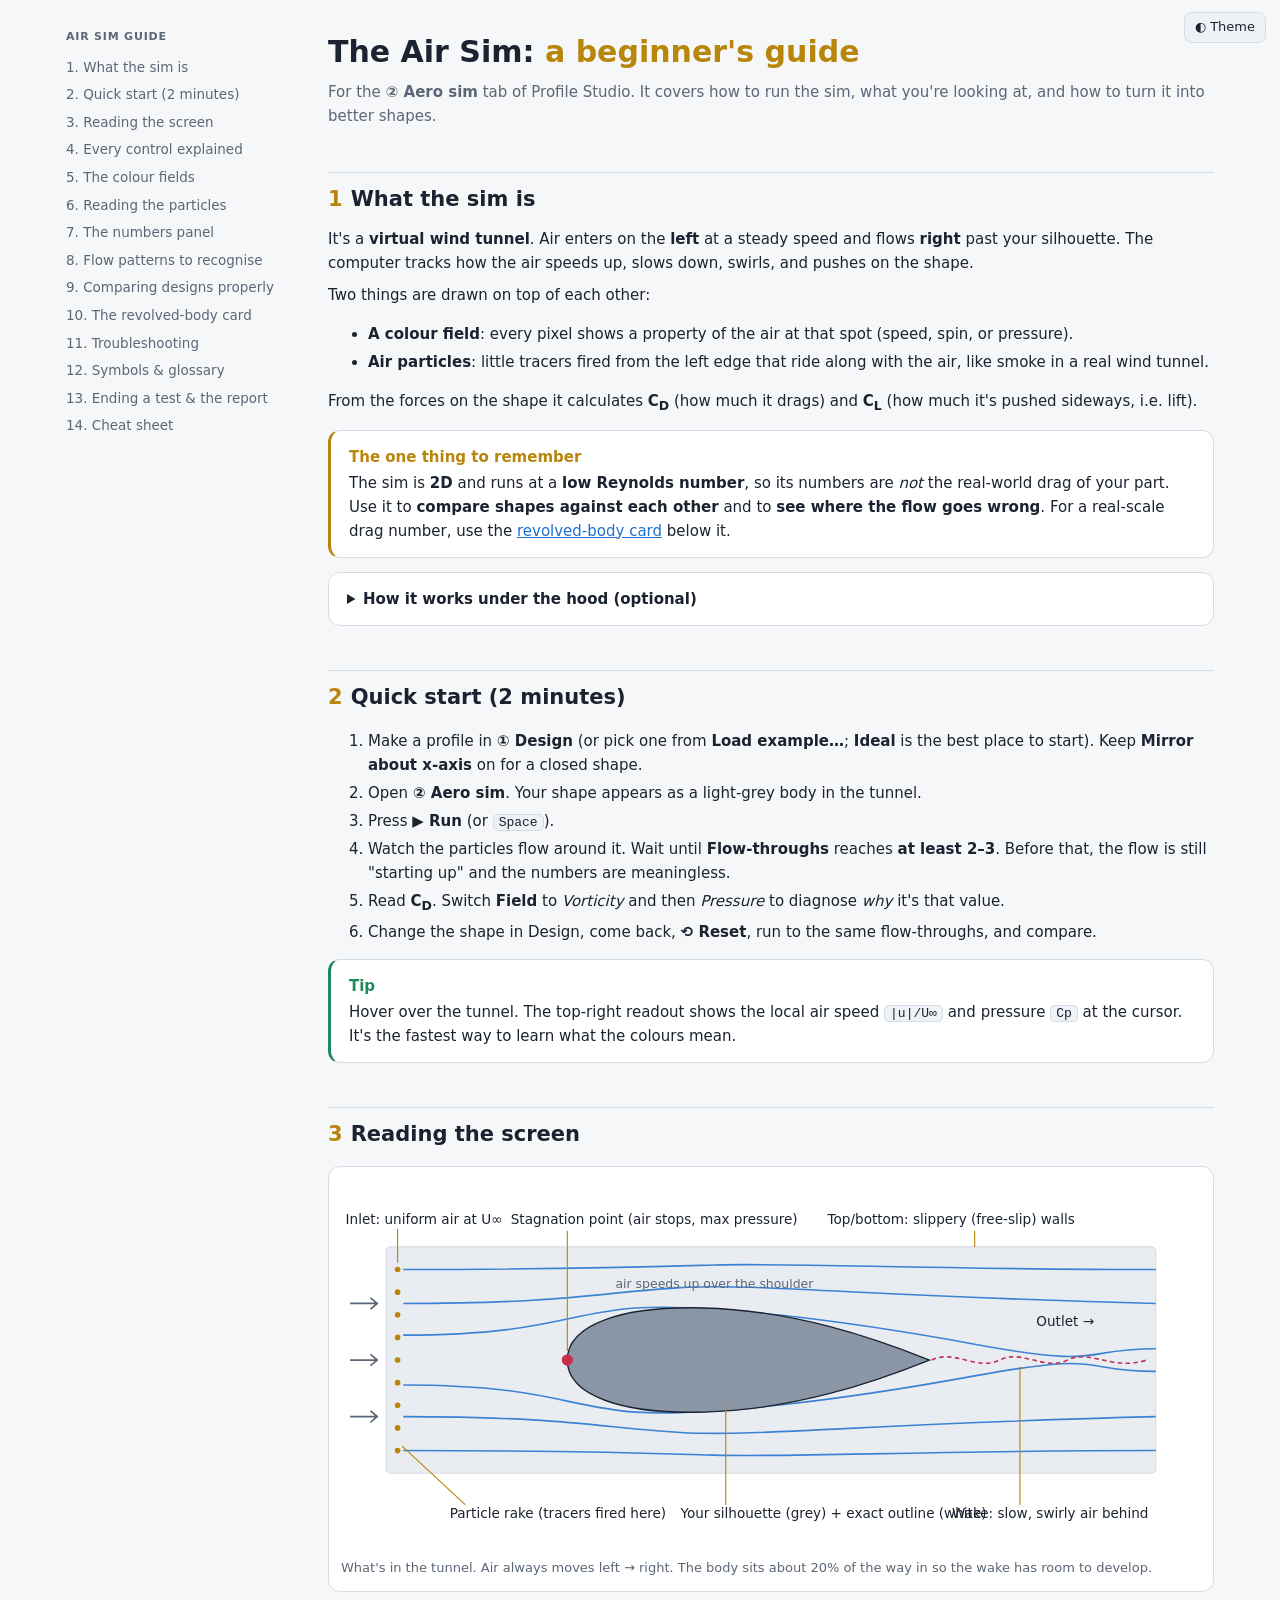
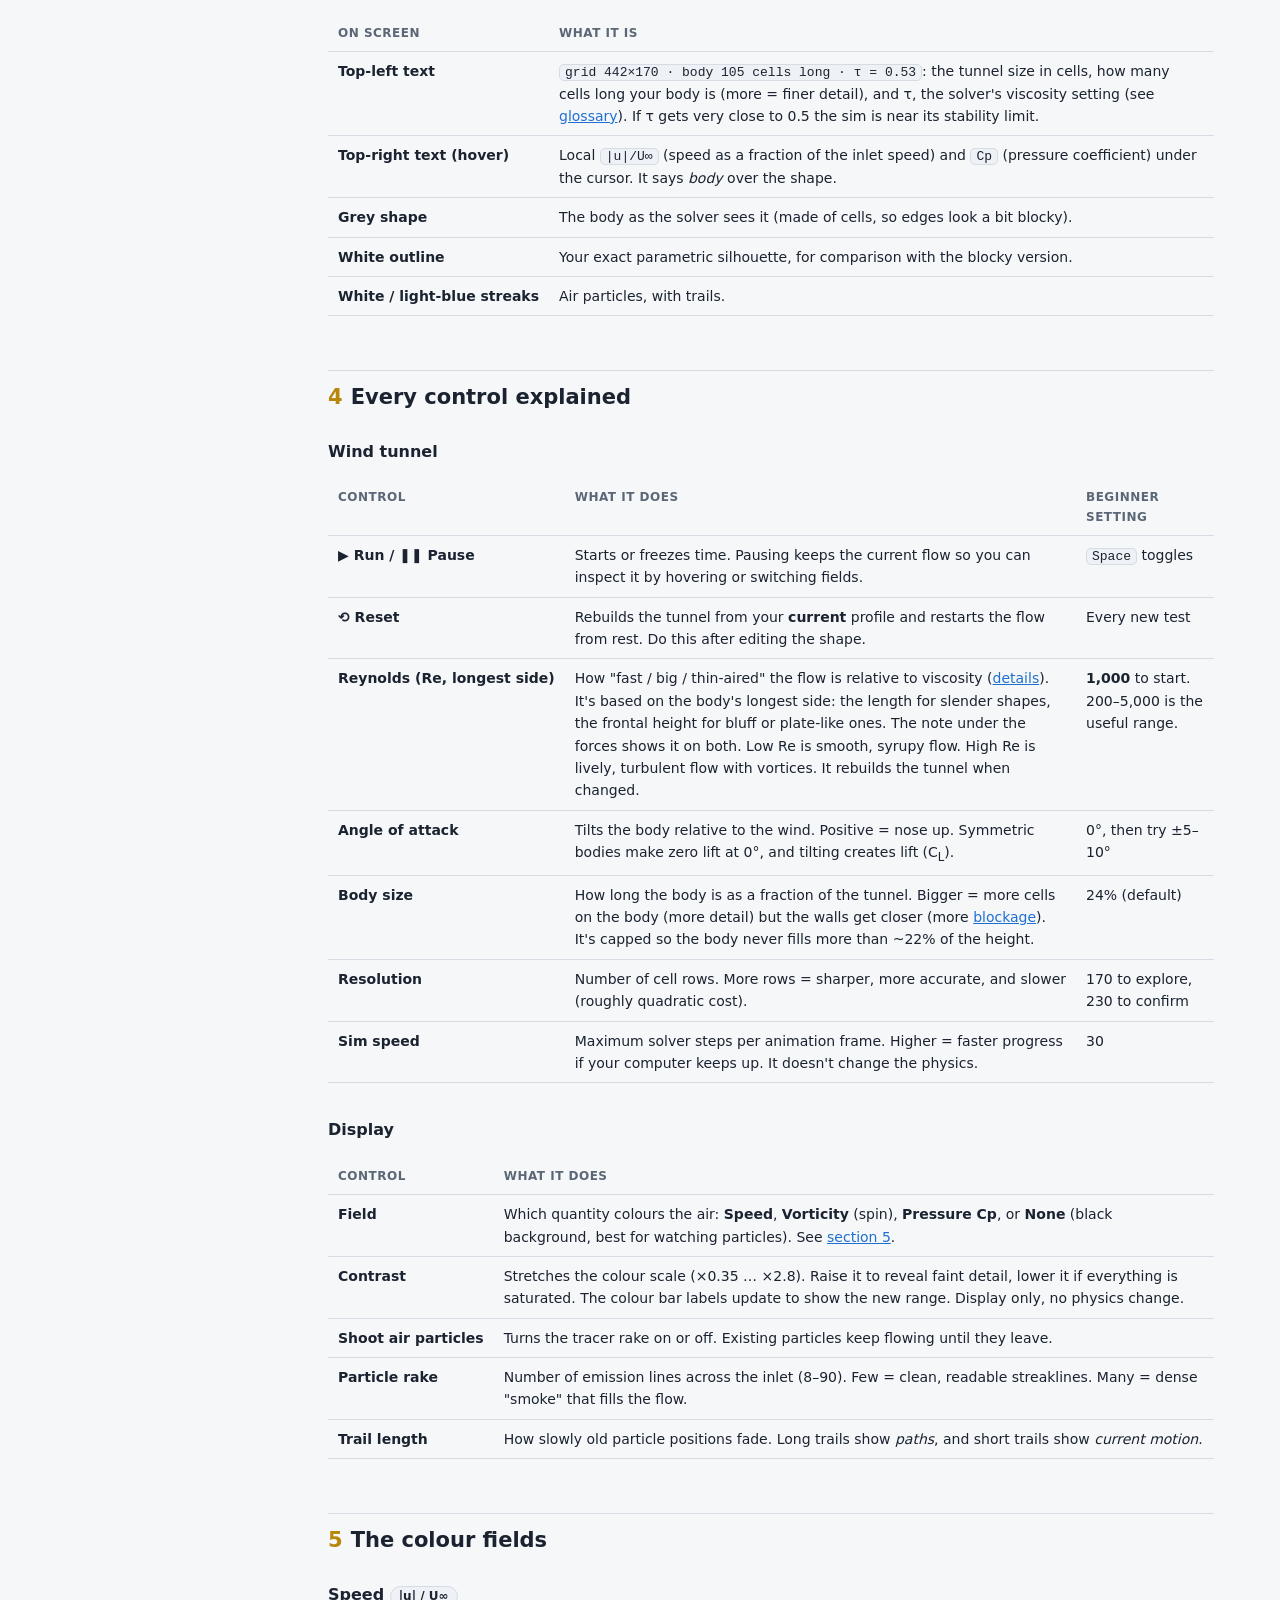
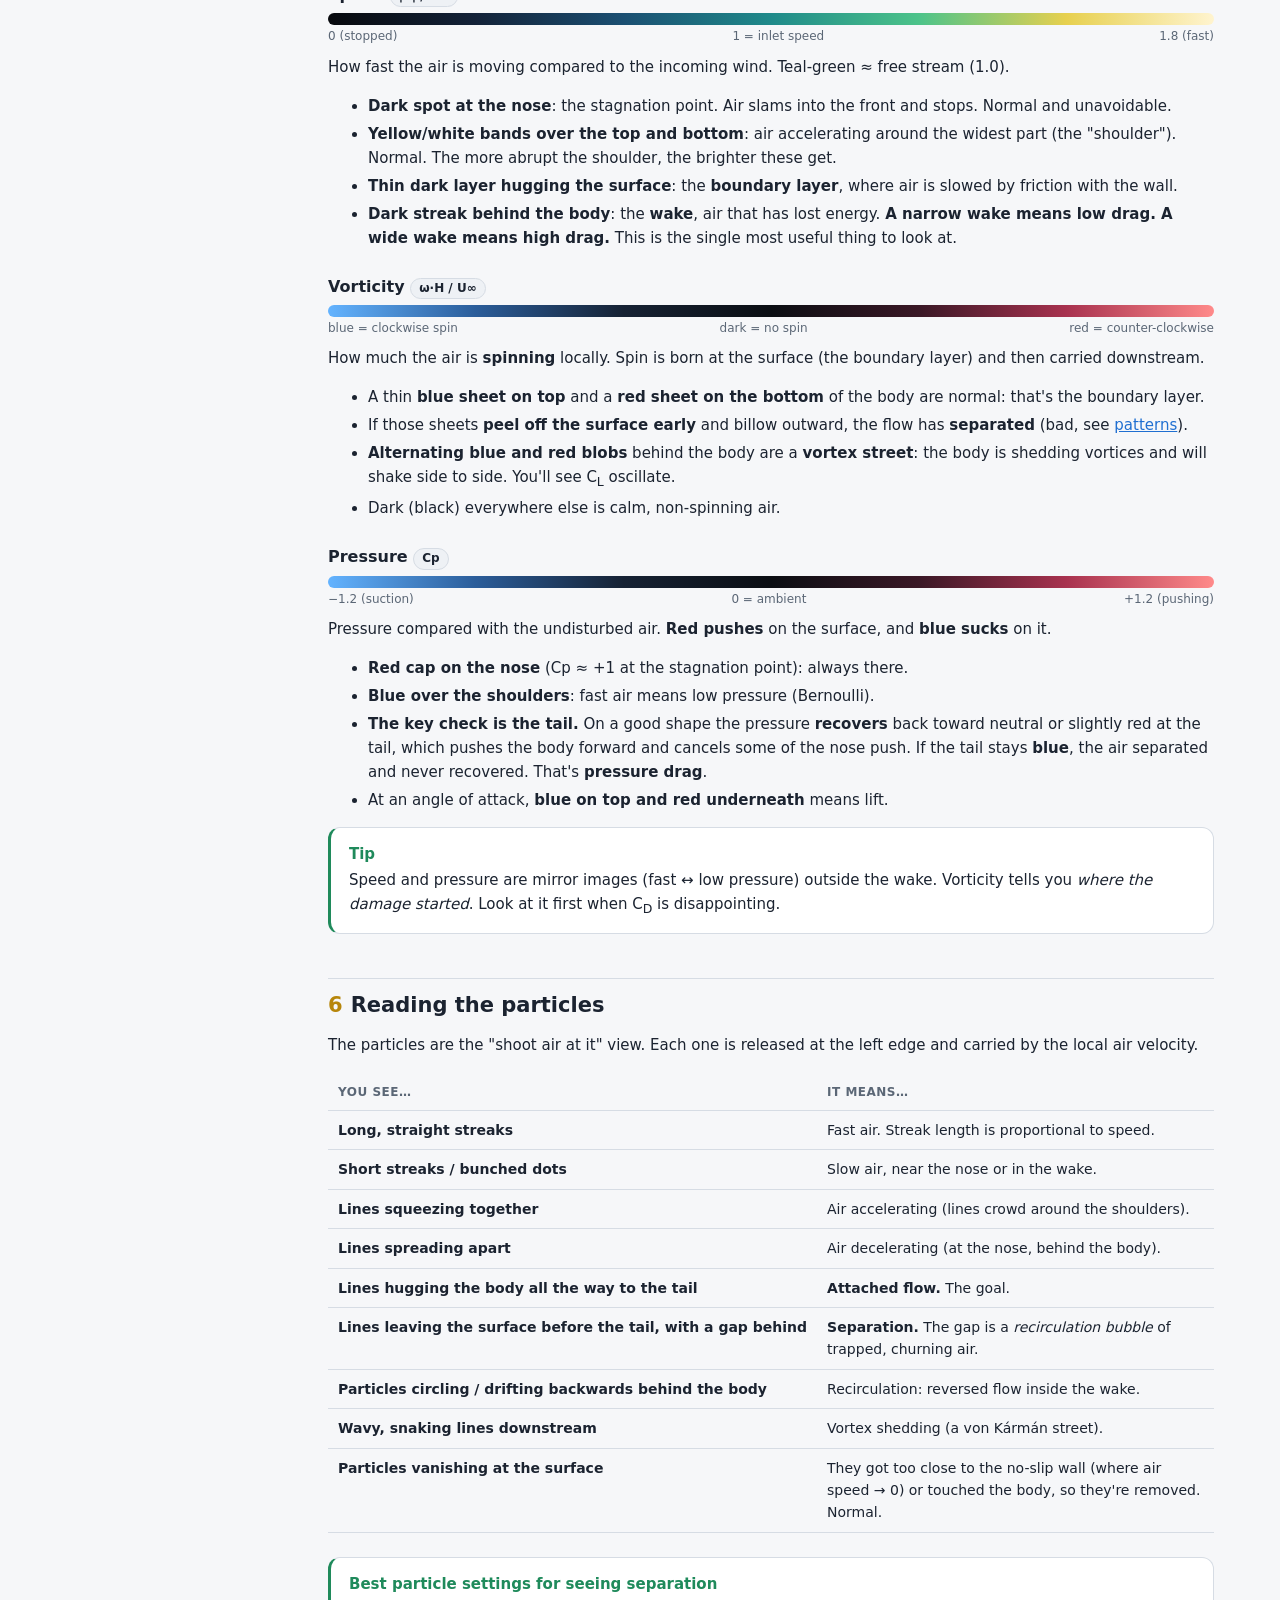
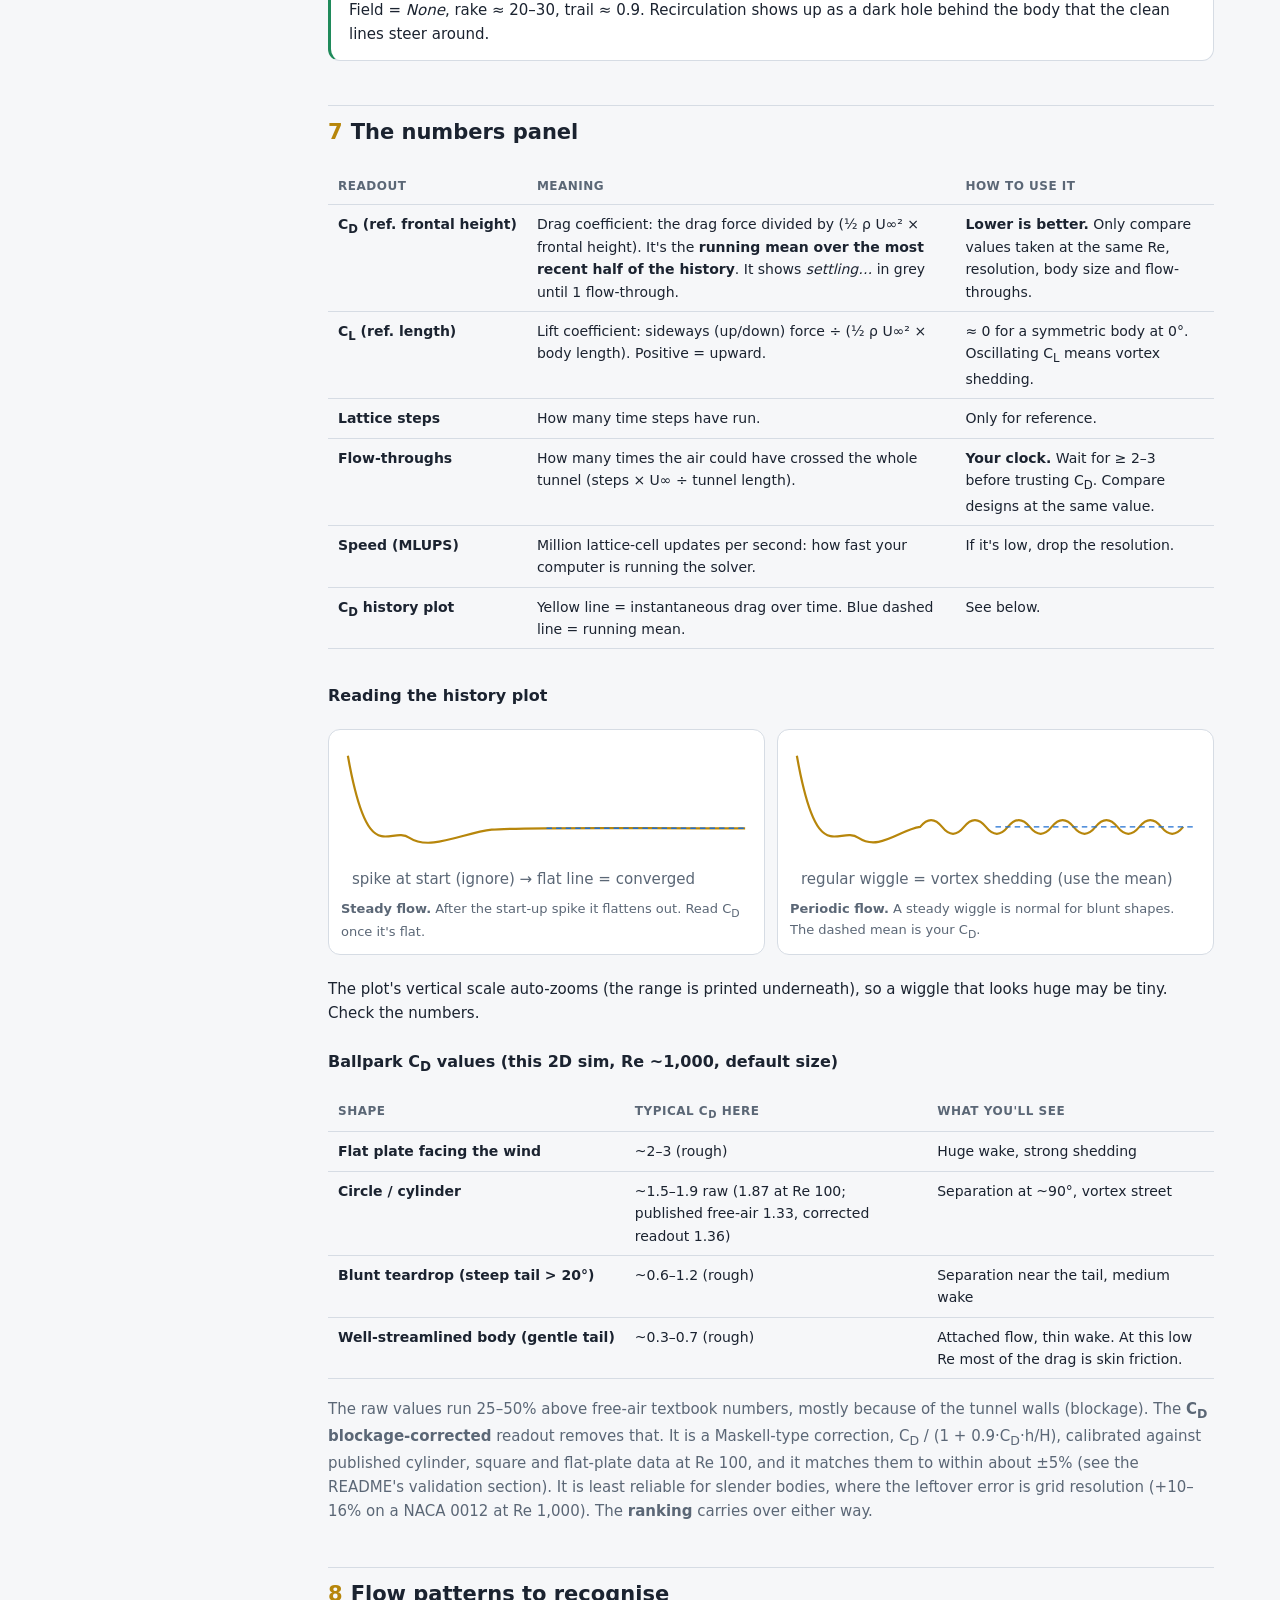
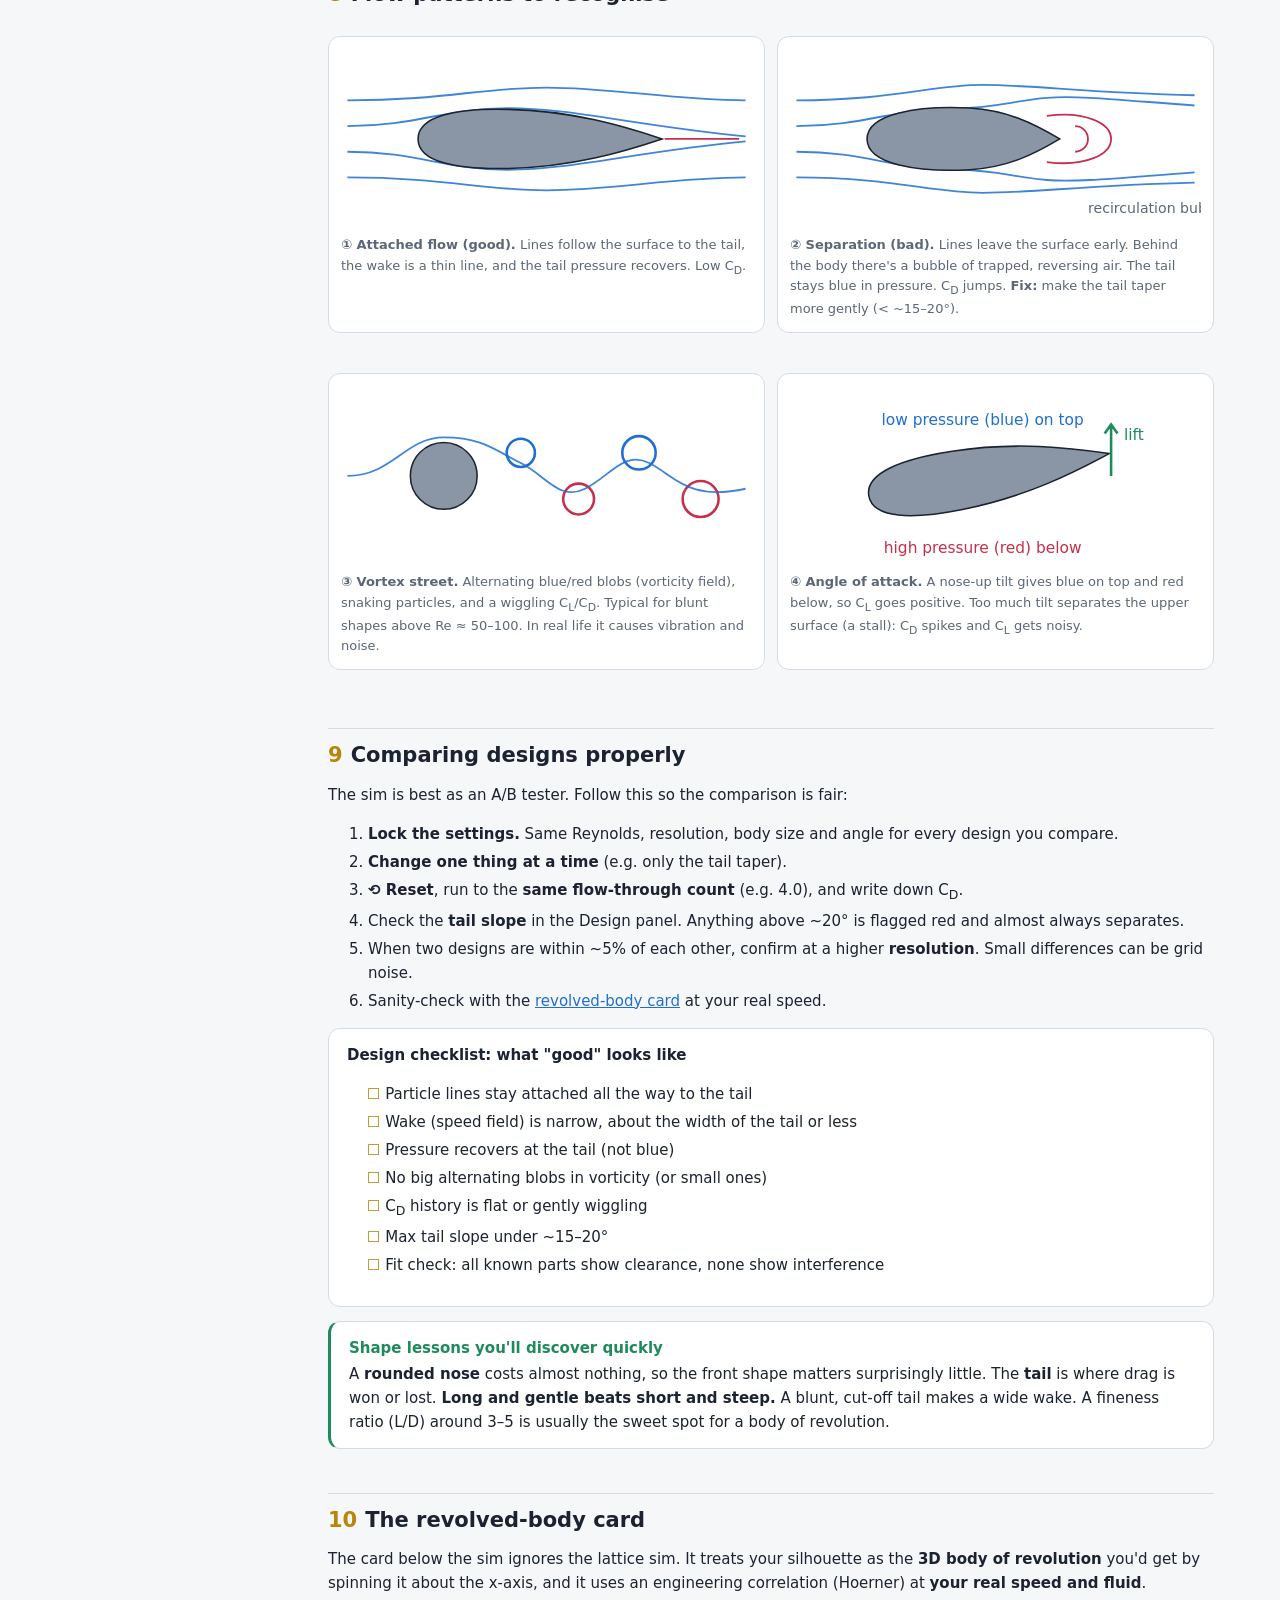
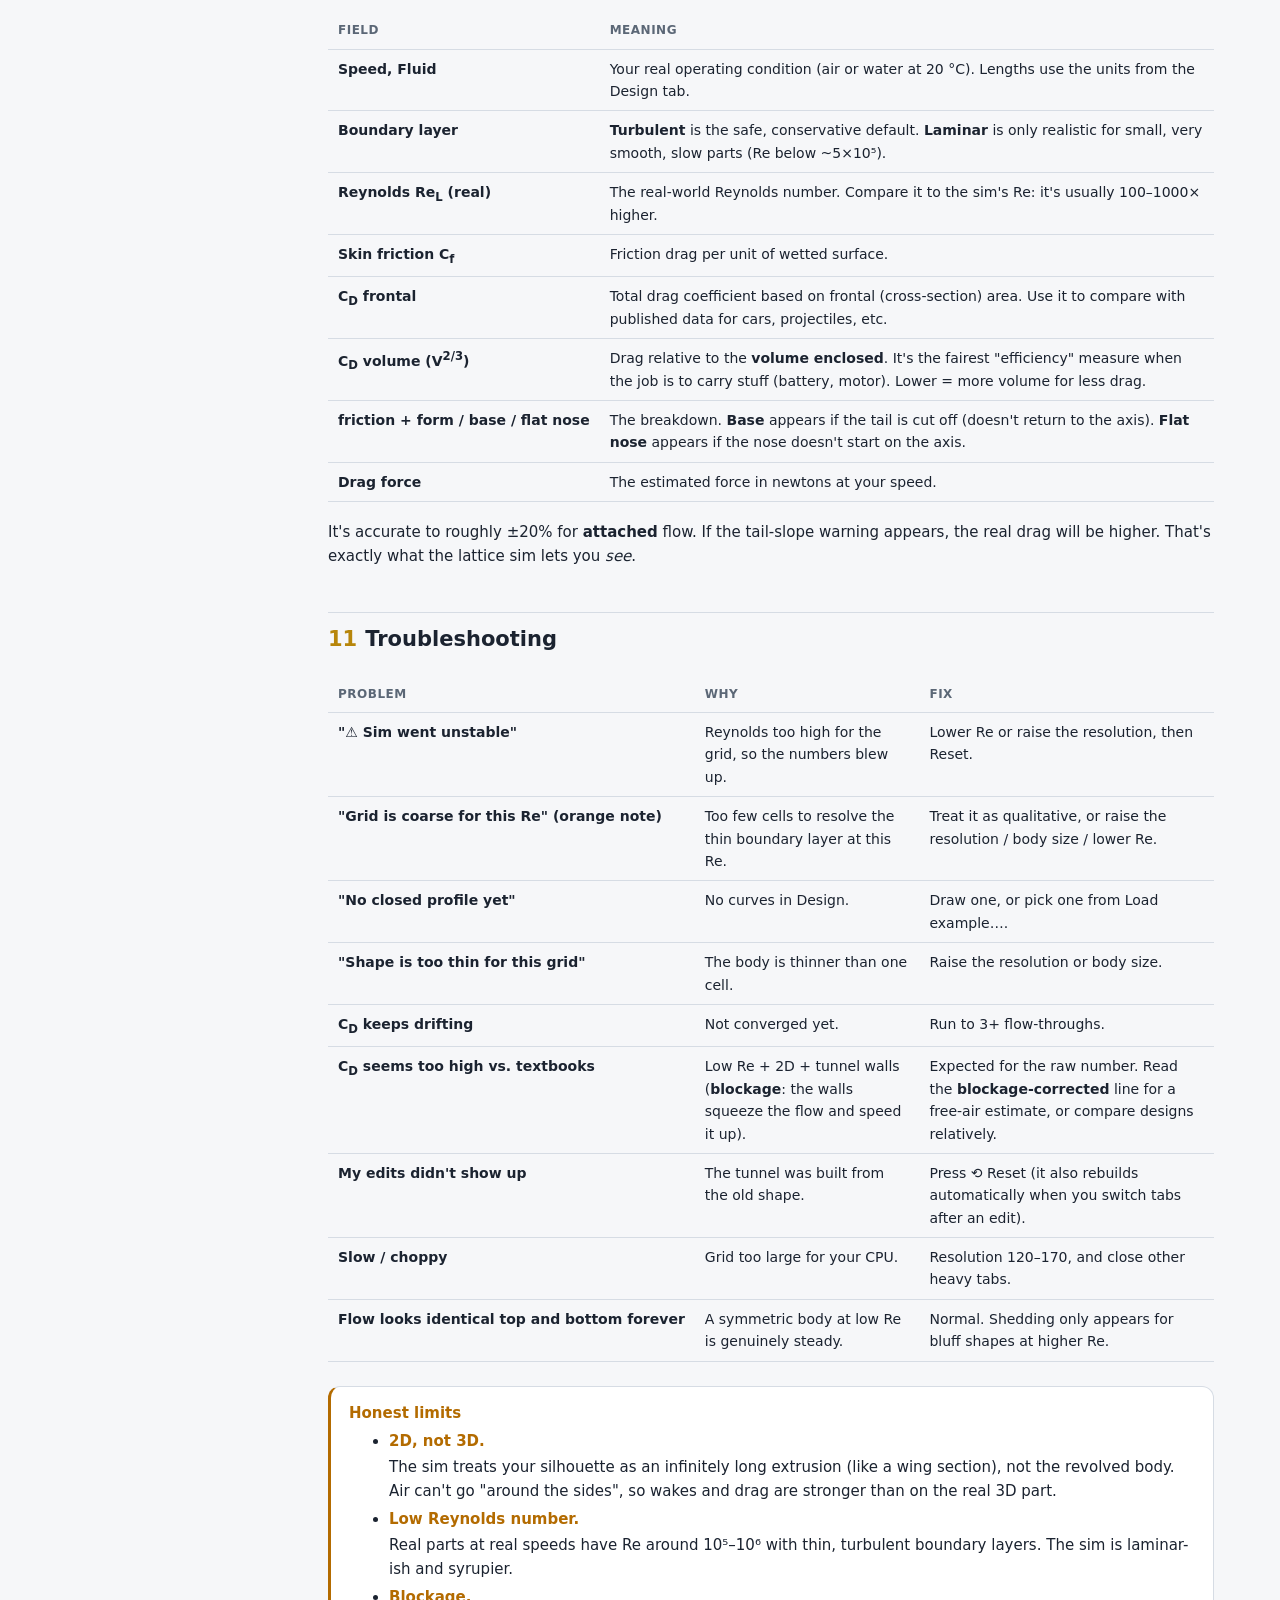
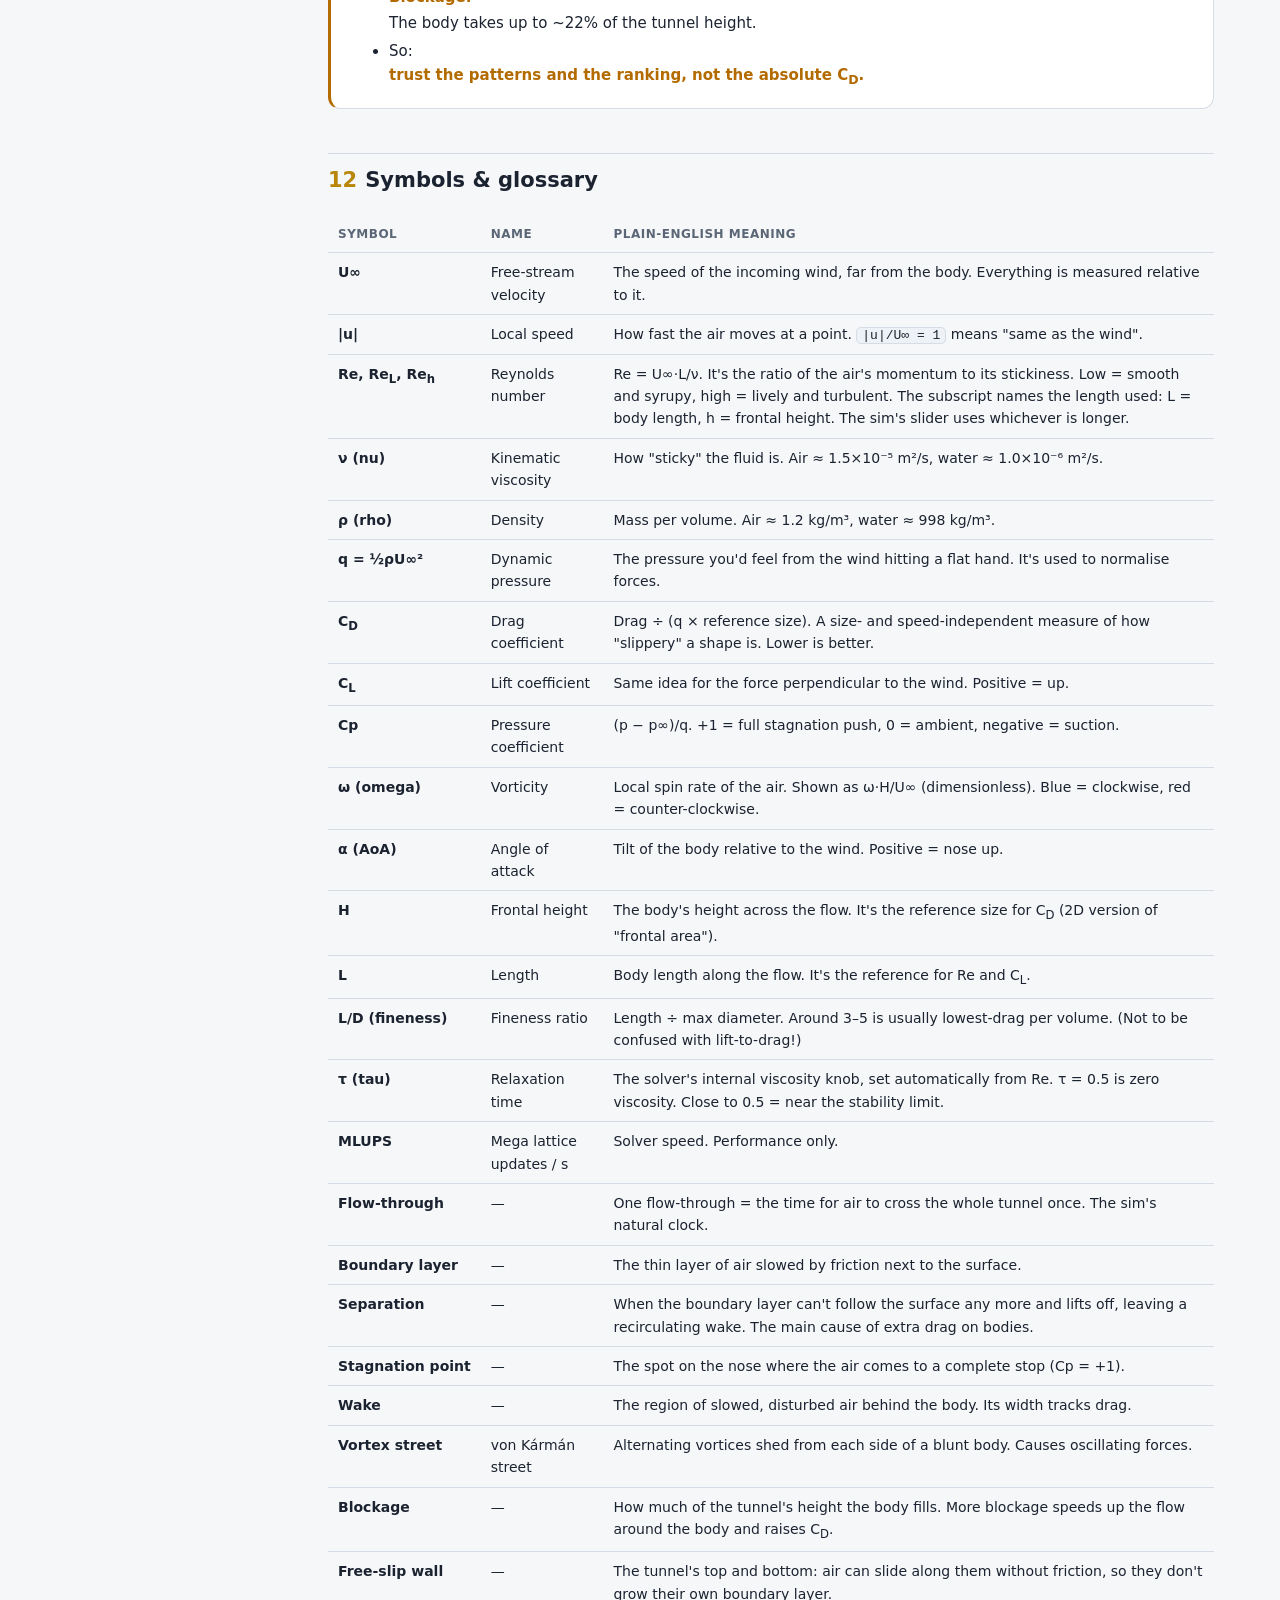
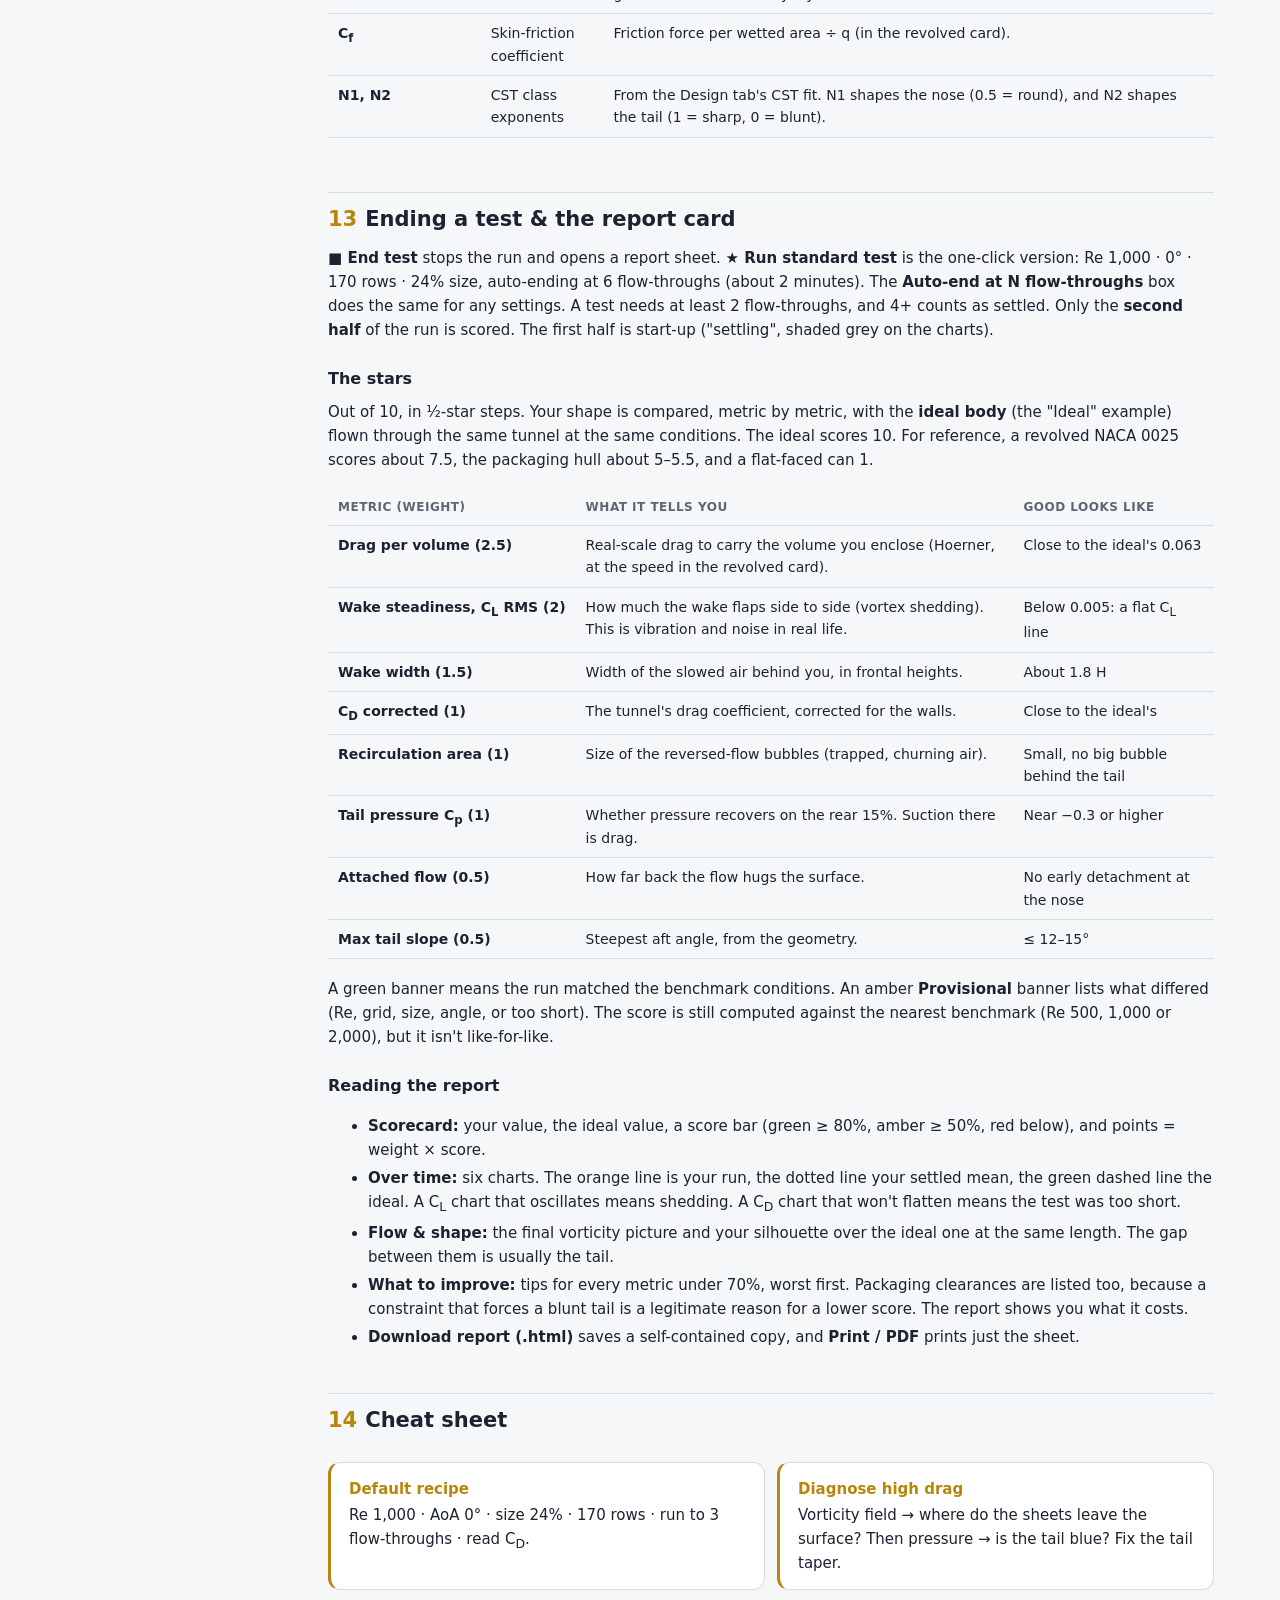
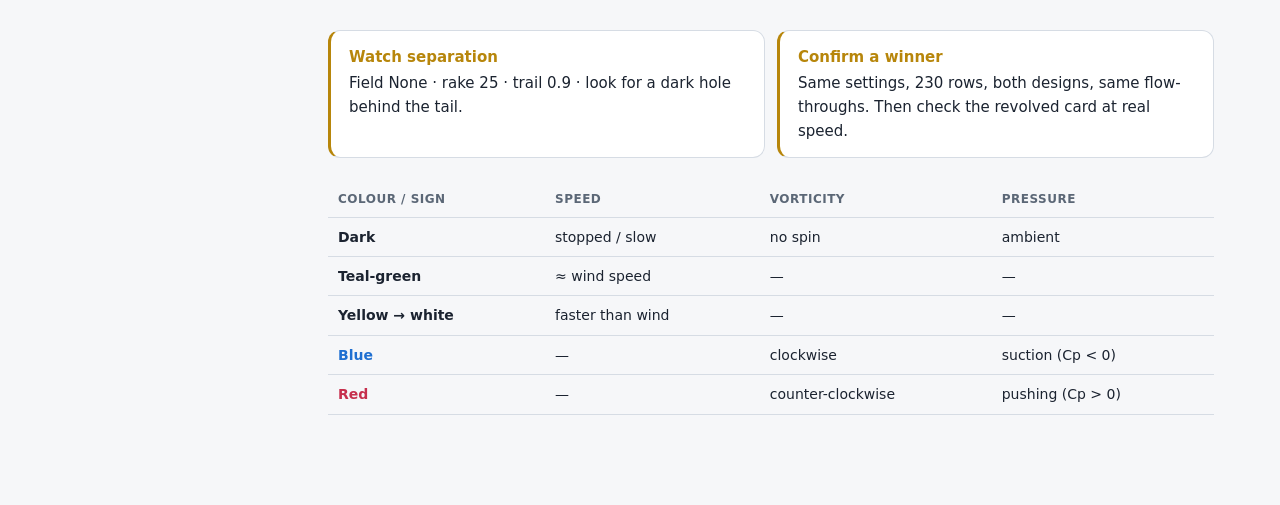
<file: games/profile-studio-guide.html>
<!DOCTYPE html>
<html lang="en">
<head>
<meta charset="utf-8" />
<meta name="viewport" content="width=device-width, initial-scale=1" />
<title>Air Sim Guide</title>
<style>
  :root{
    --bg:#0e1116; --panel:#161b22; --panel2:#1c232d; --line:#2a323d;
    --text:#e6edf3; --dim:#8b98a5; --accent:#ffce54; --accent2:#4aa3ff;
    --good:#4cc38a; --warn:#f0a020; --bad:#f0506e; --red:#ff8a8a; --blue:#63b3ff;
  }
  :root[data-theme="light"]{
    --bg:#f6f7f9; --panel:#ffffff; --panel2:#eef1f5; --line:#d6dce4;
    --text:#1b2330; --dim:#5b6776; --accent:#b7860b; --accent2:#1f6fd1;
    --good:#1f8a5b; --warn:#b36b00; --bad:#c62f4d; --red:#c62f4d; --blue:#1f6fd1;
  }
  *{box-sizing:border-box}
  html{scroll-behavior:smooth}
  body{margin:0;background:var(--bg);color:var(--text);font:15px/1.6 ui-sans-serif,system-ui,-apple-system,Segoe UI,Roboto,sans-serif}
  .wrap{display:grid;grid-template-columns:230px minmax(0,1fr);max-width:1180px;margin:0 auto;gap:32px;padding:0 16px}
  nav.toc{position:sticky;top:0;align-self:start;max-height:100vh;overflow:auto;padding:28px 0}
  nav.toc b{display:block;color:var(--dim);font-size:11px;text-transform:uppercase;letter-spacing:.8px;margin-bottom:8px}
  nav.toc a{display:block;color:var(--dim);text-decoration:none;padding:3px 0;font-size:13.5px}
  nav.toc a:hover{color:var(--accent)}
  main{padding:28px 0 80px;min-width:0}
  h1{font-size:30px;margin:0 0 4px}
  h1 span{color:var(--accent)}
  .sub{color:var(--dim);margin:0 0 20px}
  h2{font-size:21px;margin:44px 0 10px;padding-top:10px;border-top:1px solid var(--line)}
  h2 .n{color:var(--accent);margin-right:8px;font-variant-numeric:tabular-nums}
  h3{font-size:16px;margin:24px 0 6px}
  p{margin:8px 0}
  main a{color:var(--accent2)}
  code,kbd{font:13px ui-monospace,Consolas,monospace;background:var(--panel2);border:1px solid var(--line);border-radius:5px;padding:0 5px}
  .card{background:var(--panel);border:1px solid var(--line);border-radius:12px;padding:14px 18px;margin:14px 0}
  .tip{border-left:3px solid var(--good)} .warn{border-left:3px solid var(--warn)} .key{border-left:3px solid var(--accent)}
  .tip b:first-child,.warn b:first-child,.key b:first-child{display:block;margin-bottom:2px}
  .tip b:first-child{color:var(--good)} .warn b:first-child{color:var(--warn)} .key b:first-child{color:var(--accent)}
  table{width:100%;border-collapse:collapse;margin:10px 0;font-size:14px}
  th,td{text-align:left;vertical-align:top;padding:8px 10px;border-bottom:1px solid var(--line)}
  th{color:var(--dim);font-weight:600;font-size:12px;text-transform:uppercase;letter-spacing:.5px}
  td:first-child{white-space:nowrap;font-weight:600}
  .tablewrap{overflow-x:auto}
  ol li,ul li{margin:4px 0}
  svg{max-width:100%;height:auto;display:block}
  .fig{background:var(--panel);border:1px solid var(--line);border-radius:12px;padding:12px;margin:14px 0}
  .fig figcaption{color:var(--dim);font-size:13px;margin-top:6px}
  .grid2{display:grid;grid-template-columns:repeat(2,minmax(0,1fr));gap:12px}
  .bar{height:12px;border-radius:6px;margin:6px 0 2px}
  .barl{display:flex;justify-content:space-between;color:var(--dim);font-size:12px}
  .pill{display:inline-block;padding:0 8px;border-radius:999px;font-size:12px;border:1px solid var(--line);background:var(--panel2)}
  .themebtn{position:fixed;right:14px;top:12px;background:var(--panel2);color:var(--text);border:1px solid var(--line);border-radius:8px;padding:4px 10px;cursor:pointer;font:inherit;font-size:13px}
  .check li{list-style:none;margin-left:-20px}
  .check li::before{content:"☐ ";color:var(--accent)}
  @media (max-width:860px){.wrap{grid-template-columns:minmax(0,1fr)}nav.toc{display:none}.grid2{grid-template-columns:minmax(0,1fr)}}
  /* SVG theme tokens */
  .s-tunnel{fill:#0b0e13;stroke:var(--line)}
  :root[data-theme="light"] .s-tunnel{fill:#e9edf2}
  .s-body{fill:#c9d1d9;stroke:#fff;stroke-width:1.2}
  :root[data-theme="light"] .s-body{fill:#8a96a5;stroke:#1b2330}
  .s-flow{fill:none;stroke:var(--accent2);stroke-width:1.4;opacity:.85}
  .s-wake{fill:none;stroke:var(--bad);stroke-width:1.4}
  .s-lbl{fill:var(--text);font:12px ui-sans-serif,system-ui,sans-serif}
  .s-dim{fill:var(--dim);font:11px ui-sans-serif,system-ui,sans-serif}
  .s-callout{stroke:var(--accent);stroke-width:1;fill:none}
  .s-dot{fill:var(--accent)}
</style>
</head>
<body>
<button class="themebtn" id="themeBtn">◐ Theme</button>
<div class="wrap">
  <nav class="toc">
    <b>Air sim guide</b>
    <a href="#what">1. What the sim is</a>
    <a href="#quick">2. Quick start (2 minutes)</a>
    <a href="#screen">3. Reading the screen</a>
    <a href="#controls">4. Every control explained</a>
    <a href="#fields">5. The colour fields</a>
    <a href="#particles">6. Reading the particles</a>
    <a href="#numbers">7. The numbers panel</a>
    <a href="#patterns">8. Flow patterns to recognise</a>
    <a href="#compare">9. Comparing designs properly</a>
    <a href="#estimate">10. The revolved-body card</a>
    <a href="#trouble">11. Troubleshooting</a>
    <a href="#glossary">12. Symbols &amp; glossary</a>
    <a href="#report">13. Ending a test &amp; the report</a>
    <a href="#cheat">14. Cheat sheet</a>
  </nav>
  <main>
    <h1>The Air Sim: <span>a beginner's guide</span></h1>
    <p class="sub">For the <b>② Aero sim</b> tab of Profile Studio. It covers how to run the sim, what you're looking at, and how to turn it into better shapes.</p>

    <!-- 1 -->
    <h2 id="what"><span class="n">1</span>What the sim is</h2>
    <p>It's a <b>virtual wind tunnel</b>. Air enters on the <b>left</b> at a steady speed and flows <b>right</b> past your silhouette. The computer tracks how the air speeds up, slows down, swirls, and pushes on the shape.</p>
    <p>Two things are drawn on top of each other:</p>
    <ul>
      <li><b>A colour field</b>: every pixel shows a property of the air at that spot (speed, spin, or pressure).</li>
      <li><b>Air particles</b>: little tracers fired from the left edge that ride along with the air, like smoke in a real wind tunnel.</li>
    </ul>
    <p>From the forces on the shape it calculates <b>C<sub>D</sub></b> (how much it drags) and <b>C<sub>L</sub></b> (how much it's pushed sideways, i.e. lift).</p>
    <div class="card key"><b>The one thing to remember</b>
      The sim is <b>2D</b> and runs at a <b>low Reynolds number</b>, so its numbers are <i>not</i> the real-world drag of your part. Use it to <b>compare shapes against each other</b> and to <b>see where the flow goes wrong</b>. For a real-scale drag number, use the <a href="#estimate">revolved-body card</a> below it.</div>
    <details class="card"><summary><b>How it works under the hood (optional)</b></summary>
      <p>The solver is a <b>lattice-Boltzmann method</b> (D2Q9). The tunnel is a grid of cells. Each cell holds 9 "packets" of air moving in 9 directions (still, 4 straight, 4 diagonal). Every time step, packets <b>stream</b> to the neighbouring cell and then <b>collide</b>, relaxing toward a local equilibrium. Averaged, that behaves like real viscous air. Packets that hit the body bounce straight back (a no-slip wall), and the momentum they hand over is the force on the body. A small turbulence model (Smagorinsky) keeps it stable at higher speeds.</p>
    </details>

    <!-- 2 -->
    <h2 id="quick"><span class="n">2</span>Quick start (2 minutes)</h2>
    <ol>
      <li>Make a profile in <b>① Design</b> (or pick one from <b>Load example…</b>; <b>Ideal</b> is the best place to start). Keep <b>Mirror about x-axis</b> on for a closed shape.</li>
      <li>Open <b>② Aero sim</b>. Your shape appears as a light-grey body in the tunnel.</li>
      <li>Press <b>▶ Run</b> (or <kbd>Space</kbd>).</li>
      <li>Watch the particles flow around it. Wait until <b>Flow-throughs</b> reaches <b>at least 2–3</b>. Before that, the flow is still "starting up" and the numbers are meaningless.</li>
      <li>Read <b>C<sub>D</sub></b>. Switch <b>Field</b> to <i>Vorticity</i> and then <i>Pressure</i> to diagnose <i>why</i> it's that value.</li>
      <li>Change the shape in Design, come back, <b>⟲ Reset</b>, run to the same flow-throughs, and compare.</li>
    </ol>
    <div class="card tip"><b>Tip</b>Hover over the tunnel. The top-right readout shows the local air speed <code>|u|/U∞</code> and pressure <code>Cp</code> at the cursor. It's the fastest way to learn what the colours mean.</div>

    <!-- 3 -->
    <h2 id="screen"><span class="n">3</span>Reading the screen</h2>
    <figure class="fig">
      <svg viewBox="0 0 760 330" role="img" aria-label="Annotated wind tunnel diagram">
        <rect class="s-tunnel" x="40" y="60" width="680" height="200" rx="4"/>
        <!-- rake -->
        <g class="s-dot">
          <circle cx="50" cy="80" r="2.5"/><circle cx="50" cy="100" r="2.5"/><circle cx="50" cy="120" r="2.5"/><circle cx="50" cy="140" r="2.5"/><circle cx="50" cy="160" r="2.5"/><circle cx="50" cy="180" r="2.5"/><circle cx="50" cy="200" r="2.5"/><circle cx="50" cy="220" r="2.5"/><circle cx="50" cy="240" r="2.5"/>
        </g>
        <!-- streamlines -->
        <path class="s-flow" d="M55 80 C200 80 260 78 330 76 S520 80 720 80"/>
        <path class="s-flow" d="M55 110 C200 110 230 100 300 96 S470 104 720 110"/>
        <path class="s-flow" d="M55 138 C180 138 200 118 260 114 S440 124 560 146 S650 150 720 150"/>
        <path class="s-flow" d="M55 182 C180 182 200 202 260 206 S440 196 560 174 S650 170 720 170"/>
        <path class="s-flow" d="M55 210 C200 210 230 220 300 224 S470 216 720 210"/>
        <path class="s-flow" d="M55 240 C200 240 260 242 330 244 S520 240 720 240"/>
        <!-- body -->
        <path class="s-body" d="M200 160 C200 128 250 112 320 114 C400 116 470 140 520 160 C470 180 400 204 320 206 C250 208 200 192 200 160 Z"/>
        <!-- stagnation -->
        <circle cx="200" cy="160" r="5" fill="var(--bad)"/>
        <!-- wake -->
        <path class="s-wake" d="M522 160 c20 -10 40 10 60 0 s40 10 60 0 s40 10 70 0" stroke-dasharray="4 3"/>
        <!-- arrows in -->
        <g stroke="var(--dim)" stroke-width="1.5" fill="none"><path d="M8 110h24M26 105l6 5-6 5"/><path d="M8 160h24M26 155l6 5-6 5"/><path d="M8 210h24M26 205l6 5-6 5"/></g>
        <!-- callouts -->
        <text class="s-lbl" x="4" y="40">Inlet: uniform air at U∞</text>
        <path class="s-callout" d="M50 44 L50 74"/>
        <text class="s-lbl" x="96" y="300">Particle rake (tracers fired here)</text>
        <path class="s-callout" d="M110 288 L54 236"/>
        <text class="s-lbl" x="150" y="40">Stagnation point (air stops, max pressure)</text>
        <path class="s-callout" d="M200 46 L200 152"/>
        <text class="s-lbl" x="300" y="300">Your silhouette (grey) + exact outline (white)</text>
        <path class="s-callout" d="M340 288 L340 200"/>
        <text class="s-lbl" x="540" y="300">Wake: slow, swirly air behind</text>
        <path class="s-callout" d="M600 288 L600 166"/>
        <text class="s-lbl" x="430" y="40">Top/bottom: slippery (free-slip) walls</text>
        <path class="s-callout" d="M560 46 L560 60"/>
        <text class="s-lbl" x="640" y="130" text-anchor="middle">Outlet →</text>
        <text class="s-dim" x="330" y="96" text-anchor="middle">air speeds up over the shoulder</text>
      </svg>
      <figcaption>What's in the tunnel. Air always moves left → right. The body sits about 20% of the way in so the wake has room to develop.</figcaption>
    </figure>
    <div class="tablewrap"><table>
      <tr><th>On screen</th><th>What it is</th></tr>
      <tr><td>Top-left text</td><td><code>grid 442×170 · body 105 cells long · τ = 0.53</code>: the tunnel size in cells, how many cells long your body is (more = finer detail), and τ, the solver's viscosity setting (see <a href="#glossary">glossary</a>). If τ gets very close to 0.5 the sim is near its stability limit.</td></tr>
      <tr><td>Top-right text (hover)</td><td>Local <code>|u|/U∞</code> (speed as a fraction of the inlet speed) and <code>Cp</code> (pressure coefficient) under the cursor. It says <i>body</i> over the shape.</td></tr>
      <tr><td>Grey shape</td><td>The body as the solver sees it (made of cells, so edges look a bit blocky).</td></tr>
      <tr><td>White outline</td><td>Your exact parametric silhouette, for comparison with the blocky version.</td></tr>
      <tr><td>White / light-blue streaks</td><td>Air particles, with trails.</td></tr>
    </table></div>

    <!-- 4 -->
    <h2 id="controls"><span class="n">4</span>Every control explained</h2>
    <h3>Wind tunnel</h3>
    <div class="tablewrap"><table>
      <tr><th>Control</th><th>What it does</th><th>Beginner setting</th></tr>
      <tr><td>▶ Run / ❚❚ Pause</td><td>Starts or freezes time. Pausing keeps the current flow so you can inspect it by hovering or switching fields.</td><td><kbd>Space</kbd> toggles</td></tr>
      <tr><td>⟲ Reset</td><td>Rebuilds the tunnel from your <b>current</b> profile and restarts the flow from rest. Do this after editing the shape.</td><td>Every new test</td></tr>
      <tr><td>Reynolds (Re, longest side)</td><td>How "fast / big / thin-aired" the flow is relative to viscosity (<a href="#glossary">details</a>). It's based on the body's longest side: the length for slender shapes, the frontal height for bluff or plate-like ones. The note under the forces shows it on both. Low Re is smooth, syrupy flow. High Re is lively, turbulent flow with vortices. It rebuilds the tunnel when changed.</td><td><b>1,000</b> to start. 200–5,000 is the useful range.</td></tr>
      <tr><td>Angle of attack</td><td>Tilts the body relative to the wind. Positive = nose up. Symmetric bodies make zero lift at 0°, and tilting creates lift (C<sub>L</sub>).</td><td>0°, then try ±5–10°</td></tr>
      <tr><td>Body size</td><td>How long the body is as a fraction of the tunnel. Bigger = more cells on the body (more detail) but the walls get closer (more <a href="#trouble">blockage</a>). It's capped so the body never fills more than ~22% of the height.</td><td>24% (default)</td></tr>
      <tr><td>Resolution</td><td>Number of cell rows. More rows = sharper, more accurate, and slower (roughly quadratic cost).</td><td>170 to explore, 230 to confirm</td></tr>
      <tr><td>Sim speed</td><td>Maximum solver steps per animation frame. Higher = faster progress if your computer keeps up. It doesn't change the physics.</td><td>30</td></tr>
    </table></div>
    <h3>Display</h3>
    <div class="tablewrap"><table>
      <tr><th>Control</th><th>What it does</th></tr>
      <tr><td>Field</td><td>Which quantity colours the air: <b>Speed</b>, <b>Vorticity</b> (spin), <b>Pressure Cp</b>, or <b>None</b> (black background, best for watching particles). See <a href="#fields">section 5</a>.</td></tr>
      <tr><td>Contrast</td><td>Stretches the colour scale (×0.35 … ×2.8). Raise it to reveal faint detail, lower it if everything is saturated. The colour bar labels update to show the new range. Display only, no physics change.</td></tr>
      <tr><td>Shoot air particles</td><td>Turns the tracer rake on or off. Existing particles keep flowing until they leave.</td></tr>
      <tr><td>Particle rake</td><td>Number of emission lines across the inlet (8–90). Few = clean, readable streaklines. Many = dense "smoke" that fills the flow.</td></tr>
      <tr><td>Trail length</td><td>How slowly old particle positions fade. Long trails show <i>paths</i>, and short trails show <i>current motion</i>.</td></tr>
    </table></div>

    <!-- 5 -->
    <h2 id="fields"><span class="n">5</span>The colour fields</h2>
    <h3>Speed <span class="pill">|u| / U∞</span></h3>
    <div class="bar" style="background:linear-gradient(90deg,#07090d,#132238,#1b4f72,#1f8a8a,#4cc38a,#e7d04f,#fff4cf)"></div>
    <div class="barl"><span>0 (stopped)</span><span>1 = inlet speed</span><span>1.8 (fast)</span></div>
    <p>How fast the air is moving compared to the incoming wind. Teal-green ≈ free stream (1.0).</p>
    <ul>
      <li><b>Dark spot at the nose</b>: the stagnation point. Air slams into the front and stops. Normal and unavoidable.</li>
      <li><b>Yellow/white bands over the top and bottom</b>: air accelerating around the widest part (the "shoulder"). Normal. The more abrupt the shoulder, the brighter these get.</li>
      <li><b>Thin dark layer hugging the surface</b>: the <b>boundary layer</b>, where air is slowed by friction with the wall.</li>
      <li><b>Dark streak behind the body</b>: the <b>wake</b>, air that has lost energy. <b>A narrow wake means low drag. A wide wake means high drag.</b> This is the single most useful thing to look at.</li>
    </ul>

    <h3>Vorticity <span class="pill">ω·H / U∞</span></h3>
    <div class="bar" style="background:linear-gradient(90deg,#63b3ff,#2b5d9a,#162234,#0b0e13,#3a1826,#a8324f,#ff8a8a)"></div>
    <div class="barl"><span>blue = clockwise spin</span><span>dark = no spin</span><span>red = counter-clockwise</span></div>
    <p>How much the air is <b>spinning</b> locally. Spin is born at the surface (the boundary layer) and then carried downstream.</p>
    <ul>
      <li>A thin <b>blue sheet on top</b> and a <b>red sheet on the bottom</b> of the body are normal: that's the boundary layer.</li>
      <li>If those sheets <b>peel off the surface early</b> and billow outward, the flow has <b>separated</b> (bad, see <a href="#patterns">patterns</a>).</li>
      <li><b>Alternating blue and red blobs</b> behind the body are a <b>vortex street</b>: the body is shedding vortices and will shake side to side. You'll see C<sub>L</sub> oscillate.</li>
      <li>Dark (black) everywhere else is calm, non-spinning air.</li>
    </ul>

    <h3>Pressure <span class="pill">Cp</span></h3>
    <div class="bar" style="background:linear-gradient(90deg,#63b3ff,#2b5d9a,#162234,#0b0e13,#3a1826,#a8324f,#ff8a8a)"></div>
    <div class="barl"><span>−1.2 (suction)</span><span>0 = ambient</span><span>+1.2 (pushing)</span></div>
    <p>Pressure compared with the undisturbed air. <b>Red pushes</b> on the surface, and <b>blue sucks</b> on it.</p>
    <ul>
      <li><b>Red cap on the nose</b> (Cp ≈ +1 at the stagnation point): always there.</li>
      <li><b>Blue over the shoulders</b>: fast air means low pressure (Bernoulli).</li>
      <li><b>The key check is the tail.</b> On a good shape the pressure <b>recovers</b> back toward neutral or slightly red at the tail, which pushes the body forward and cancels some of the nose push. If the tail stays <b>blue</b>, the air separated and never recovered. That's <b>pressure drag</b>.</li>
      <li>At an angle of attack, <b>blue on top and red underneath</b> means lift.</li>
    </ul>
    <p class="card tip"><b>Tip</b>Speed and pressure are mirror images (fast ↔ low pressure) outside the wake. Vorticity tells you <i>where the damage started</i>. Look at it first when C<sub>D</sub> is disappointing.</p>

    <!-- 6 -->
    <h2 id="particles"><span class="n">6</span>Reading the particles</h2>
    <p>The particles are the "shoot air at it" view. Each one is released at the left edge and carried by the local air velocity.</p>
    <div class="tablewrap"><table>
      <tr><th>You see…</th><th>It means…</th></tr>
      <tr><td>Long, straight streaks</td><td>Fast air. Streak length is proportional to speed.</td></tr>
      <tr><td>Short streaks / bunched dots</td><td>Slow air, near the nose or in the wake.</td></tr>
      <tr><td>Lines squeezing together</td><td>Air accelerating (lines crowd around the shoulders).</td></tr>
      <tr><td>Lines spreading apart</td><td>Air decelerating (at the nose, behind the body).</td></tr>
      <tr><td>Lines hugging the body all the way to the tail</td><td><b>Attached flow.</b> The goal.</td></tr>
      <tr><td>Lines leaving the surface before the tail, with a gap behind</td><td><b>Separation.</b> The gap is a <i>recirculation bubble</i> of trapped, churning air.</td></tr>
      <tr><td>Particles circling / drifting backwards behind the body</td><td>Recirculation: reversed flow inside the wake.</td></tr>
      <tr><td>Wavy, snaking lines downstream</td><td>Vortex shedding (a von Kármán street).</td></tr>
      <tr><td>Particles vanishing at the surface</td><td>They got too close to the no-slip wall (where air speed → 0) or touched the body, so they're removed. Normal.</td></tr>
    </table></div>
    <div class="card tip"><b>Best particle settings for seeing separation</b>Field = <i>None</i>, rake ≈ 20–30, trail ≈ 0.9. Recirculation shows up as a dark hole behind the body that the clean lines steer around.</div>

    <!-- 7 -->
    <h2 id="numbers"><span class="n">7</span>The numbers panel</h2>
    <div class="tablewrap"><table>
      <tr><th>Readout</th><th>Meaning</th><th>How to use it</th></tr>
      <tr><td>C<sub>D</sub> (ref. frontal height)</td><td>Drag coefficient: the drag force divided by (½ ρ U∞² × frontal height). It's the <b>running mean over the most recent half of the history</b>. It shows <i>settling…</i> in grey until 1 flow-through.</td><td><b>Lower is better.</b> Only compare values taken at the same Re, resolution, body size and flow-throughs.</td></tr>
      <tr><td>C<sub>L</sub> (ref. length)</td><td>Lift coefficient: sideways (up/down) force ÷ (½ ρ U∞² × body length). Positive = upward.</td><td>≈ 0 for a symmetric body at 0°. Oscillating C<sub>L</sub> means vortex shedding.</td></tr>
      <tr><td>Lattice steps</td><td>How many time steps have run.</td><td>Only for reference.</td></tr>
      <tr><td>Flow-throughs</td><td>How many times the air could have crossed the whole tunnel (steps × U∞ ÷ tunnel length).</td><td><b>Your clock.</b> Wait for ≥ 2–3 before trusting C<sub>D</sub>. Compare designs at the same value.</td></tr>
      <tr><td>Speed (MLUPS)</td><td>Million lattice-cell updates per second: how fast your computer is running the solver.</td><td>If it's low, drop the resolution.</td></tr>
      <tr><td>C<sub>D</sub> history plot</td><td>Yellow line = instantaneous drag over time. Blue dashed line = running mean.</td><td>See below.</td></tr>
    </table></div>
    <h3>Reading the history plot</h3>
    <div class="grid2">
      <figure class="fig"><svg viewBox="0 0 300 110"><rect width="300" height="110" fill="none"/><path d="M5 10 C20 95 35 60 50 70 S90 66 110 64 S200 63 295 63" fill="none" stroke="var(--accent)" stroke-width="1.6"/><path d="M150 63 H295" stroke="var(--accent2)" stroke-dasharray="4 3"/><text class="s-dim" x="8" y="104">spike at start (ignore) → flat line = converged</text></svg><figcaption><b>Steady flow.</b> After the start-up spike it flattens out. Read C<sub>D</sub> once it's flat.</figcaption></figure>
      <figure class="fig"><svg viewBox="0 0 300 110"><path d="M5 10 C20 95 35 60 50 70 S80 64 95 62 q8 -10 16 0 t16 0 t16 0 t16 0 t16 0 t16 0 t16 0 t16 0 t16 0 t16 0 t16 0 t16 0" fill="none" stroke="var(--accent)" stroke-width="1.6"/><path d="M150 62 H295" stroke="var(--accent2)" stroke-dasharray="4 3"/><text class="s-dim" x="8" y="104">regular wiggle = vortex shedding (use the mean)</text></svg><figcaption><b>Periodic flow.</b> A steady wiggle is normal for blunt shapes. The dashed mean is your C<sub>D</sub>.</figcaption></figure>
    </div>
    <p>The plot's vertical scale auto-zooms (the range is printed underneath), so a wiggle that looks huge may be tiny. Check the numbers.</p>

    <h3>Ballpark C<sub>D</sub> values (this 2D sim, Re ~1,000, default size)</h3>
    <div class="tablewrap"><table>
      <tr><th>Shape</th><th>Typical C<sub>D</sub> here</th><th>What you'll see</th></tr>
      <tr><td>Flat plate facing the wind</td><td>~2–3 (rough)</td><td>Huge wake, strong shedding</td></tr>
      <tr><td>Circle / cylinder</td><td>~1.5–1.9 raw (1.87 at Re 100; published free-air 1.33, corrected readout 1.36)</td><td>Separation at ~90°, vortex street</td></tr>
      <tr><td>Blunt teardrop (steep tail &gt; 20°)</td><td>~0.6–1.2 (rough)</td><td>Separation near the tail, medium wake</td></tr>
      <tr><td>Well-streamlined body (gentle tail)</td><td>~0.3–0.7 (rough)</td><td>Attached flow, thin wake. At this low Re most of the drag is skin friction.</td></tr>
    </table></div>
    <p class="hint" style="color:var(--dim)">The raw values run 25–50% above free-air textbook numbers, mostly because of the tunnel walls (blockage). The <b>C<sub>D</sub> blockage-corrected</b> readout removes that. It is a Maskell-type correction, C<sub>D</sub> / (1 + 0.9·C<sub>D</sub>·h/H), calibrated against published cylinder, square and flat-plate data at Re 100, and it matches them to within about ±5% (see the README's validation section). It is least reliable for slender bodies, where the leftover error is grid resolution (+10–16% on a NACA 0012 at Re 1,000). The <b>ranking</b> carries over either way.</p>

    <!-- 8 -->
    <h2 id="patterns"><span class="n">8</span>Flow patterns to recognise</h2>
    <div class="grid2">
      <figure class="fig"><svg viewBox="0 0 320 140">
        <path class="s-flow" d="M5 40 C80 40 110 30 160 30 S260 40 315 40"/><path class="s-flow" d="M5 60 C60 60 80 46 130 46 S230 60 315 68"/><path class="s-flow" d="M5 100 C80 100 110 110 160 110 S260 100 315 100"/><path class="s-flow" d="M5 80 C60 80 80 94 130 94 S230 80 315 72"/>
        <path class="s-body" d="M60 70 C60 52 90 46 130 47 C180 48 220 60 250 70 C220 80 180 92 130 93 C90 94 60 88 60 70Z"/>
        <path class="s-wake" d="M252 70 H310" stroke-width="2"/></svg>
        <figcaption><b>① Attached flow (good).</b> Lines follow the surface to the tail, the wake is a thin line, and the tail pressure recovers. Low C<sub>D</sub>.</figcaption></figure>
      <figure class="fig"><svg viewBox="0 0 320 140">
        <path class="s-flow" d="M5 40 C80 40 110 28 150 28 S230 34 315 36"/><path class="s-flow" d="M5 60 C60 60 80 46 130 46 C160 46 175 40 200 38 S260 40 315 44"/><path class="s-flow" d="M5 80 C60 80 80 94 130 94 C160 94 175 100 200 102 S260 100 315 96"/><path class="s-flow" d="M5 100 C80 100 110 112 150 112 S230 106 315 104"/>
        <path class="s-body" d="M60 70 C60 50 100 44 140 46 C170 48 190 58 210 70 C190 82 170 92 140 94 C100 96 60 90 60 70Z"/>
        <path class="s-wake" d="M200 52 c30 -4 50 6 50 18 s-20 22 -50 18" /><path class="s-wake" d="M222 60 a10 10 0 1 1 0 20" /><text class="s-dim" x="232" y="128">recirculation bubble</text></svg>
        <figcaption><b>② Separation (bad).</b> Lines leave the surface early. Behind the body there's a bubble of trapped, reversing air. The tail stays blue in pressure. C<sub>D</sub> jumps. <b>Fix:</b> make the tail taper more gently (&lt; ~15–20°).</figcaption></figure>
      <figure class="fig"><svg viewBox="0 0 320 140">
        <circle class="s-body" cx="80" cy="70" r="26"/>
        <circle cx="140" cy="52" r="11" fill="none" stroke="var(--blue)" stroke-width="2"/><circle cx="185" cy="88" r="12" fill="none" stroke="var(--red)" stroke-width="2"/><circle cx="232" cy="52" r="13" fill="none" stroke="var(--blue)" stroke-width="2"/><circle cx="280" cy="88" r="14" fill="none" stroke="var(--red)" stroke-width="2"/>
        <path class="s-flow" d="M5 70 C40 70 50 40 80 40 S120 50 140 60 S170 90 190 80 S220 50 240 60 S270 90 315 80"/></svg>
        <figcaption><b>③ Vortex street.</b> Alternating blue/red blobs (vorticity field), snaking particles, and a wiggling C<sub>L</sub>/C<sub>D</sub>. Typical for blunt shapes above Re ≈ 50–100. In real life it causes vibration and noise.</figcaption></figure>
      <figure class="fig"><svg viewBox="0 0 320 140">
        <g transform="rotate(-10 150 70)"><path class="s-body" d="M60 70 C60 52 90 46 130 47 C180 48 220 60 250 70 C220 80 180 92 130 93 C90 94 60 88 60 70Z"/></g>
        <text x="150" y="30" fill="var(--blue)" font-size="12" text-anchor="middle">low pressure (blue) on top</text>
        <text x="150" y="130" fill="var(--red)" font-size="12" text-anchor="middle">high pressure (red) below</text>
        <path d="M250 70 v-40 m-5 7 l5 -7 5 7" stroke="var(--good)" stroke-width="2" fill="none"/><text x="260" y="42" fill="var(--good)" font-size="12">lift</text></svg>
        <figcaption><b>④ Angle of attack.</b> A nose-up tilt gives blue on top and red below, so C<sub>L</sub> goes positive. Too much tilt separates the upper surface (a stall): C<sub>D</sub> spikes and C<sub>L</sub> gets noisy.</figcaption></figure>
    </div>

    <!-- 9 -->
    <h2 id="compare"><span class="n">9</span>Comparing designs properly</h2>
    <p>The sim is best as an A/B tester. Follow this so the comparison is fair:</p>
    <ol>
      <li><b>Lock the settings.</b> Same Reynolds, resolution, body size and angle for every design you compare.</li>
      <li><b>Change one thing at a time</b> (e.g. only the tail taper).</li>
      <li><b>⟲ Reset</b>, run to the <b>same flow-through count</b> (e.g. 4.0), and write down C<sub>D</sub>.</li>
      <li>Check the <b>tail slope</b> in the Design panel. Anything above ~20° is flagged red and almost always separates.</li>
      <li>When two designs are within ~5% of each other, confirm at a higher <b>resolution</b>. Small differences can be grid noise.</li>
      <li>Sanity-check with the <a href="#estimate">revolved-body card</a> at your real speed.</li>
    </ol>
    <div class="card">
      <b>Design checklist: what "good" looks like</b>
      <ul class="check">
        <li>Particle lines stay attached all the way to the tail</li>
        <li>Wake (speed field) is narrow, about the width of the tail or less</li>
        <li>Pressure recovers at the tail (not blue)</li>
        <li>No big alternating blobs in vorticity (or small ones)</li>
        <li>C<sub>D</sub> history is flat or gently wiggling</li>
        <li>Max tail slope under ~15–20°</li>
        <li>Fit check: all known parts show clearance, none show interference</li>
      </ul>
    </div>
    <div class="card tip"><b>Shape lessons you'll discover quickly</b>
      A <b>rounded nose</b> costs almost nothing, so the front shape matters surprisingly little. The <b>tail</b> is where drag is won or lost. <b>Long and gentle beats short and steep.</b> A blunt, cut-off tail makes a wide wake. A fineness ratio (L/D) around 3–5 is usually the sweet spot for a body of revolution.</div>

    <!-- 10 -->
    <h2 id="estimate"><span class="n">10</span>The revolved-body card</h2>
    <p>The card below the sim ignores the lattice sim. It treats your silhouette as the <b>3D body of revolution</b> you'd get by spinning it about the x-axis, and it uses an engineering correlation (Hoerner) at <b>your real speed and fluid</b>.</p>
    <div class="tablewrap"><table>
      <tr><th>Field</th><th>Meaning</th></tr>
      <tr><td>Speed, Fluid</td><td>Your real operating condition (air or water at 20 °C). Lengths use the units from the Design tab.</td></tr>
      <tr><td>Boundary layer</td><td><b>Turbulent</b> is the safe, conservative default. <b>Laminar</b> is only realistic for small, very smooth, slow parts (Re below ~5×10⁵).</td></tr>
      <tr><td>Reynolds Re<sub>L</sub> (real)</td><td>The real-world Reynolds number. Compare it to the sim's Re: it's usually 100–1000× higher.</td></tr>
      <tr><td>Skin friction C<sub>f</sub></td><td>Friction drag per unit of wetted surface.</td></tr>
      <tr><td>C<sub>D</sub> frontal</td><td>Total drag coefficient based on frontal (cross-section) area. Use it to compare with published data for cars, projectiles, etc.</td></tr>
      <tr><td>C<sub>D</sub> volume (V<sup>2/3</sup>)</td><td>Drag relative to the <b>volume enclosed</b>. It's the fairest "efficiency" measure when the job is to carry stuff (battery, motor). Lower = more volume for less drag.</td></tr>
      <tr><td>friction + form / base / flat nose</td><td>The breakdown. <b>Base</b> appears if the tail is cut off (doesn't return to the axis). <b>Flat nose</b> appears if the nose doesn't start on the axis.</td></tr>
      <tr><td>Drag force</td><td>The estimated force in newtons at your speed.</td></tr>
    </table></div>
    <p>It's accurate to roughly ±20% for <b>attached</b> flow. If the tail-slope warning appears, the real drag will be higher. That's exactly what the lattice sim lets you <i>see</i>.</p>

    <!-- 11 -->
    <h2 id="trouble"><span class="n">11</span>Troubleshooting</h2>
    <div class="tablewrap"><table>
      <tr><th>Problem</th><th>Why</th><th>Fix</th></tr>
      <tr><td>"⚠ Sim went unstable"</td><td>Reynolds too high for the grid, so the numbers blew up.</td><td>Lower Re or raise the resolution, then Reset.</td></tr>
      <tr><td>"Grid is coarse for this Re" (orange note)</td><td>Too few cells to resolve the thin boundary layer at this Re.</td><td>Treat it as qualitative, or raise the resolution / body size / lower Re.</td></tr>
      <tr><td>"No closed profile yet"</td><td>No curves in Design.</td><td>Draw one, or pick one from Load example….</td></tr>
      <tr><td>"Shape is too thin for this grid"</td><td>The body is thinner than one cell.</td><td>Raise the resolution or body size.</td></tr>
      <tr><td>C<sub>D</sub> keeps drifting</td><td>Not converged yet.</td><td>Run to 3+ flow-throughs.</td></tr>
      <tr><td>C<sub>D</sub> seems too high vs. textbooks</td><td>Low Re + 2D + tunnel walls (<b>blockage</b>: the walls squeeze the flow and speed it up).</td><td>Expected for the raw number. Read the <b>blockage-corrected</b> line for a free-air estimate, or compare designs relatively.</td></tr>
      <tr><td>My edits didn't show up</td><td>The tunnel was built from the old shape.</td><td>Press ⟲ Reset (it also rebuilds automatically when you switch tabs after an edit).</td></tr>
      <tr><td>Slow / choppy</td><td>Grid too large for your CPU.</td><td>Resolution 120–170, and close other heavy tabs.</td></tr>
      <tr><td>Flow looks identical top and bottom forever</td><td>A symmetric body at low Re is genuinely steady.</td><td>Normal. Shedding only appears for bluff shapes at higher Re.</td></tr>
    </table></div>
    <div class="card warn"><b>Honest limits</b>
      <ul style="margin:4px 0">
        <li><b>2D, not 3D.</b> The sim treats your silhouette as an infinitely long extrusion (like a wing section), not the revolved body. Air can't go "around the sides", so wakes and drag are stronger than on the real 3D part.</li>
        <li><b>Low Reynolds number.</b> Real parts at real speeds have Re around 10⁵–10⁶ with thin, turbulent boundary layers. The sim is laminar-ish and syrupier.</li>
        <li><b>Blockage.</b> The body takes up to ~22% of the tunnel height.</li>
        <li>So: <b>trust the patterns and the ranking, not the absolute C<sub>D</sub>.</b></li>
      </ul>
    </div>

    <!-- 12 -->
    <h2 id="glossary"><span class="n">12</span>Symbols &amp; glossary</h2>
    <div class="tablewrap"><table>
      <tr><th>Symbol</th><th>Name</th><th>Plain-English meaning</th></tr>
      <tr><td>U∞</td><td>Free-stream velocity</td><td>The speed of the incoming wind, far from the body. Everything is measured relative to it.</td></tr>
      <tr><td>|u|</td><td>Local speed</td><td>How fast the air moves at a point. <code>|u|/U∞ = 1</code> means "same as the wind".</td></tr>
      <tr><td>Re, Re<sub>L</sub>, Re<sub>h</sub></td><td>Reynolds number</td><td>Re = U∞·L/ν. It's the ratio of the air's momentum to its stickiness. Low = smooth and syrupy, high = lively and turbulent. The subscript names the length used: L = body length, h = frontal height. The sim's slider uses whichever is longer.</td></tr>
      <tr><td>ν (nu)</td><td>Kinematic viscosity</td><td>How "sticky" the fluid is. Air ≈ 1.5×10⁻⁵ m²/s, water ≈ 1.0×10⁻⁶ m²/s.</td></tr>
      <tr><td>ρ (rho)</td><td>Density</td><td>Mass per volume. Air ≈ 1.2 kg/m³, water ≈ 998 kg/m³.</td></tr>
      <tr><td>q = ½ρU∞²</td><td>Dynamic pressure</td><td>The pressure you'd feel from the wind hitting a flat hand. It's used to normalise forces.</td></tr>
      <tr><td>C<sub>D</sub></td><td>Drag coefficient</td><td>Drag ÷ (q × reference size). A size- and speed-independent measure of how "slippery" a shape is. Lower is better.</td></tr>
      <tr><td>C<sub>L</sub></td><td>Lift coefficient</td><td>Same idea for the force perpendicular to the wind. Positive = up.</td></tr>
      <tr><td>Cp</td><td>Pressure coefficient</td><td>(p − p∞)/q. +1 = full stagnation push, 0 = ambient, negative = suction.</td></tr>
      <tr><td>ω (omega)</td><td>Vorticity</td><td>Local spin rate of the air. Shown as ω·H/U∞ (dimensionless). Blue = clockwise, red = counter-clockwise.</td></tr>
      <tr><td>α (AoA)</td><td>Angle of attack</td><td>Tilt of the body relative to the wind. Positive = nose up.</td></tr>
      <tr><td>H</td><td>Frontal height</td><td>The body's height across the flow. It's the reference size for C<sub>D</sub> (2D version of "frontal area").</td></tr>
      <tr><td>L</td><td>Length</td><td>Body length along the flow. It's the reference for Re and C<sub>L</sub>.</td></tr>
      <tr><td>L/D (fineness)</td><td>Fineness ratio</td><td>Length ÷ max diameter. Around 3–5 is usually lowest-drag per volume. (Not to be confused with lift-to-drag!)</td></tr>
      <tr><td>τ (tau)</td><td>Relaxation time</td><td>The solver's internal viscosity knob, set automatically from Re. τ = 0.5 is zero viscosity. Close to 0.5 = near the stability limit.</td></tr>
      <tr><td>MLUPS</td><td>Mega lattice updates / s</td><td>Solver speed. Performance only.</td></tr>
      <tr><td>Flow-through</td><td>—</td><td>One flow-through = the time for air to cross the whole tunnel once. The sim's natural clock.</td></tr>
      <tr><td>Boundary layer</td><td>—</td><td>The thin layer of air slowed by friction next to the surface.</td></tr>
      <tr><td>Separation</td><td>—</td><td>When the boundary layer can't follow the surface any more and lifts off, leaving a recirculating wake. The main cause of extra drag on bodies.</td></tr>
      <tr><td>Stagnation point</td><td>—</td><td>The spot on the nose where the air comes to a complete stop (Cp = +1).</td></tr>
      <tr><td>Wake</td><td>—</td><td>The region of slowed, disturbed air behind the body. Its width tracks drag.</td></tr>
      <tr><td>Vortex street</td><td>von Kármán street</td><td>Alternating vortices shed from each side of a blunt body. Causes oscillating forces.</td></tr>
      <tr><td>Blockage</td><td>—</td><td>How much of the tunnel's height the body fills. More blockage speeds up the flow around the body and raises C<sub>D</sub>.</td></tr>
      <tr><td>Free-slip wall</td><td>—</td><td>The tunnel's top and bottom: air can slide along them without friction, so they don't grow their own boundary layer.</td></tr>
      <tr><td>C<sub>f</sub></td><td>Skin-friction coefficient</td><td>Friction force per wetted area ÷ q (in the revolved card).</td></tr>
      <tr><td>N1, N2</td><td>CST class exponents</td><td>From the Design tab's CST fit. N1 shapes the nose (0.5 = round), and N2 shapes the tail (1 = sharp, 0 = blunt).</td></tr>
    </table></div>

    <!-- 13 -->
    <h2 id="report"><span class="n">13</span>Ending a test &amp; the report card</h2>
    <p><b>■ End test</b> stops the run and opens a report sheet. <b>★ Run standard test</b> is the one-click
      version: Re 1,000 · 0° · 170 rows · 24% size, auto-ending at 6 flow-throughs (about 2 minutes). The
      <b>Auto-end at N flow-throughs</b> box does the same for any settings. A test needs at least 2 flow-throughs,
      and 4+ counts as settled. Only the <b>second half</b> of the run is scored. The first half is start-up
      ("settling", shaded grey on the charts).</p>
    <h3>The stars</h3>
    <p>Out of 10, in ½-star steps. Your shape is compared, metric by metric, with the <b>ideal body</b> (the
      "Ideal" example) flown through the same tunnel at the same conditions. The ideal scores 10. For reference,
      a revolved NACA 0025 scores about 7.5, the packaging hull about 5–5.5, and a flat-faced can 1.</p>
    <div class="tablewrap"><table>
      <tr><th>Metric (weight)</th><th>What it tells you</th><th>Good looks like</th></tr>
      <tr><td>Drag per volume (2.5)</td><td>Real-scale drag to carry the volume you enclose (Hoerner, at the speed in the revolved card).</td><td>Close to the ideal's 0.063</td></tr>
      <tr><td>Wake steadiness, C<sub>L</sub> RMS (2)</td><td>How much the wake flaps side to side (vortex shedding). This is vibration and noise in real life.</td><td>Below 0.005: a flat C<sub>L</sub> line</td></tr>
      <tr><td>Wake width (1.5)</td><td>Width of the slowed air behind you, in frontal heights.</td><td>About 1.8 H</td></tr>
      <tr><td>C<sub>D</sub> corrected (1)</td><td>The tunnel's drag coefficient, corrected for the walls.</td><td>Close to the ideal's</td></tr>
      <tr><td>Recirculation area (1)</td><td>Size of the reversed-flow bubbles (trapped, churning air).</td><td>Small, no big bubble behind the tail</td></tr>
      <tr><td>Tail pressure C<sub>p</sub> (1)</td><td>Whether pressure recovers on the rear 15%. Suction there is drag.</td><td>Near −0.3 or higher</td></tr>
      <tr><td>Attached flow (0.5)</td><td>How far back the flow hugs the surface.</td><td>No early detachment at the nose</td></tr>
      <tr><td>Max tail slope (0.5)</td><td>Steepest aft angle, from the geometry.</td><td>≤ 12–15°</td></tr>
    </table></div>
    <p>A green banner means the run matched the benchmark conditions. An amber <b>Provisional</b> banner lists
      what differed (Re, grid, size, angle, or too short). The score is still computed against the nearest
      benchmark (Re 500, 1,000 or 2,000), but it isn't like-for-like.</p>
    <h3>Reading the report</h3>
    <ul>
      <li><b>Scorecard:</b> your value, the ideal value, a score bar (green ≥ 80%, amber ≥ 50%, red below), and points = weight × score.</li>
      <li><b>Over time:</b> six charts. The orange line is your run, the dotted line your settled mean, the green dashed line the ideal. A C<sub>L</sub> chart that oscillates means shedding. A C<sub>D</sub> chart that won't flatten means the test was too short.</li>
      <li><b>Flow &amp; shape:</b> the final vorticity picture and your silhouette over the ideal one at the same length. The gap between them is usually the tail.</li>
      <li><b>What to improve:</b> tips for every metric under 70%, worst first. Packaging clearances are listed too, because a constraint that forces a blunt tail is a legitimate reason for a lower score. The report shows you what it costs.</li>
      <li><b>Download report (.html)</b> saves a self-contained copy, and <b>Print / PDF</b> prints just the sheet.</li>
    </ul>

    <h2 id="cheat"><span class="n">14</span>Cheat sheet</h2>
    <div class="grid2">
      <div class="card key"><b>Default recipe</b>Re 1,000 · AoA 0° · size 24% · 170 rows · run to 3 flow-throughs · read C<sub>D</sub>.</div>
      <div class="card key"><b>Diagnose high drag</b>Vorticity field → where do the sheets leave the surface? Then pressure → is the tail blue? Fix the tail taper.</div>
      <div class="card key"><b>Watch separation</b>Field None · rake 25 · trail 0.9 · look for a dark hole behind the tail.</div>
      <div class="card key"><b>Confirm a winner</b>Same settings, 230 rows, both designs, same flow-throughs. Then check the revolved card at real speed.</div>
    </div>
    <div class="tablewrap"><table>
      <tr><th>Colour / sign</th><th>Speed</th><th>Vorticity</th><th>Pressure</th></tr>
      <tr><td>Dark</td><td>stopped / slow</td><td>no spin</td><td>ambient</td></tr>
      <tr><td>Teal-green</td><td>≈ wind speed</td><td>—</td><td>—</td></tr>
      <tr><td>Yellow → white</td><td>faster than wind</td><td>—</td><td>—</td></tr>
      <tr><td style="color:var(--blue)">Blue</td><td>—</td><td>clockwise</td><td>suction (Cp &lt; 0)</td></tr>
      <tr><td style="color:var(--red)">Red</td><td>—</td><td>counter-clockwise</td><td>pushing (Cp &gt; 0)</td></tr>
    </table></div>
  </main>
</div>
<script>
  (function () {
    const root = document.documentElement;
    let t = null;
    try { t = localStorage.getItem('sim-guide-theme'); } catch (e) {}
    if (t) root.dataset.theme = t;
    else if (window.matchMedia && matchMedia('(prefers-color-scheme: light)').matches) root.dataset.theme = 'light';
    document.getElementById('themeBtn').onclick = () => {
      root.dataset.theme = root.dataset.theme === 'light' ? 'dark' : 'light';
      try { localStorage.setItem('sim-guide-theme', root.dataset.theme); } catch (e) {}
    };
  })();
</script>
</body>
</html>
</file>
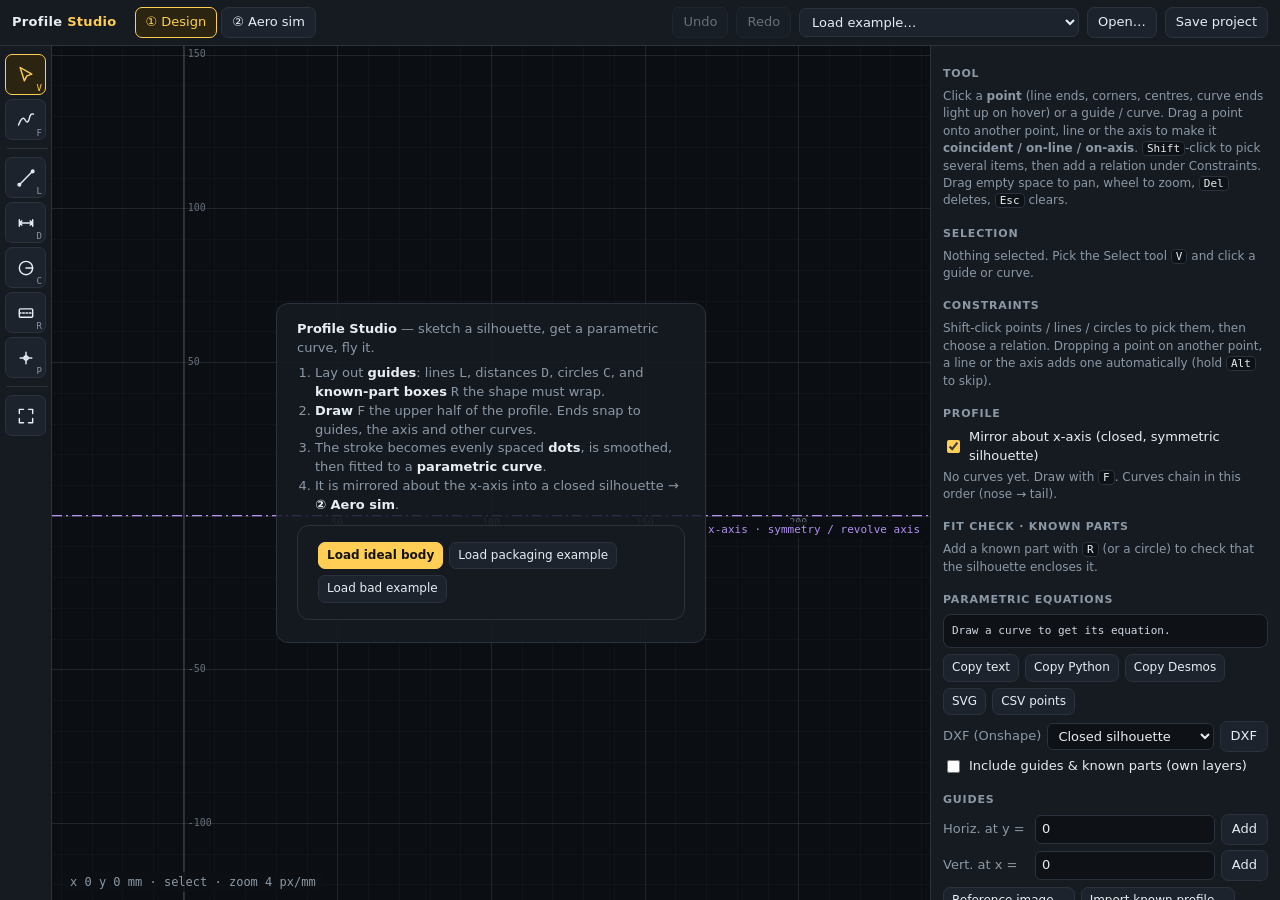
<file: games/profile-studio.html>
<!DOCTYPE html>
<html lang="en">
<head>
<meta charset="utf-8" />
<meta name="viewport" content="width=device-width, initial-scale=1" />
<title>Profile Studio</title>
<style>
  :root{
    --bg:#0e1116; --panel:#161b22; --panel2:#1c232d; --line:#2a323d;
    --text:#e6edf3; --dim:#8b98a5; --accent:#ffce54; --accent2:#4aa3ff;
    --guide:#39c5cf; --part:#f0883e; --axis:#b392f0;
    --good:#4cc38a; --warn:#f0a020; --bad:#f0506e;
  }
  *{box-sizing:border-box}
  html,body{height:100%;margin:0}
  body{font:13px/1.45 ui-sans-serif,system-ui,-apple-system,Segoe UI,Roboto,sans-serif;background:var(--bg);color:var(--text);overflow:hidden}
  header{height:46px;display:flex;align-items:center;gap:8px;padding:0 12px;border-bottom:1px solid var(--line);background:var(--panel)}
  .brand{font-weight:700;letter-spacing:.3px;margin-right:10px;white-space:nowrap}
  .brand span{color:var(--accent)}
  .spacer{flex:1}
  button{background:var(--panel2);border:1px solid var(--line);color:var(--text);padding:5px 10px;border-radius:7px;cursor:pointer;font:inherit;white-space:nowrap}
  button:hover{border-color:#3d4958}
  button.on{background:#2a2410;border-color:var(--accent);color:var(--accent)}
  button.primary{background:var(--accent);color:#15120a;border-color:var(--accent);font-weight:600}
  button:disabled{opacity:.4;cursor:default}
  #exampleSel{width:auto;flex:0 0 auto;max-width:280px;background:var(--panel2);border:1px solid var(--line);color:var(--text);padding:5px 8px;border-radius:7px;cursor:pointer;font:inherit}
  #exampleSel:hover{border-color:#3d4958}
  .tabs{display:flex;gap:4px}
  .view{display:none;height:calc(100vh - 46px)}
  .view.on{display:grid}
  #design{grid-template-columns:52px 1fr 350px}
  #sim{grid-template-columns:1fr 350px}
  #toolbar{background:var(--panel);border-right:1px solid var(--line);display:flex;flex-direction:column;gap:4px;padding:8px 5px;overflow-y:auto}
  #toolbar button{width:41px;height:41px;padding:0;display:flex;align-items:center;justify-content:center;position:relative}
  #toolbar button kbd{position:absolute;right:3px;bottom:1px;font:9px ui-monospace,Consolas,monospace;color:var(--dim)}
  #toolbar button.on kbd{color:var(--accent)}
  #toolbar svg{width:20px;height:20px;stroke:currentColor;fill:none;stroke-width:1.7;stroke-linecap:round;stroke-linejoin:round}
  #toolbar hr{border:0;border-top:1px solid var(--line);margin:4px 2px;width:100%}
  #stage,#simStage{position:relative;overflow:hidden;min-width:0}
  #stage canvas,#simStage canvas{position:absolute;left:0;top:0;display:block;touch-action:none}
  #stage{background:#0b0e13}
  #simStage{background:#090b0f}
  #hud{position:absolute;left:10px;bottom:8px;color:var(--dim);font:12px ui-monospace,Consolas,monospace;pointer-events:none;background:rgba(14,17,22,.78);padding:3px 8px;border-radius:6px}
  #typed{position:absolute;display:none;pointer-events:none;background:#2a2410;border:1px solid var(--accent);color:var(--accent);font:12px ui-monospace,Consolas,monospace;padding:3px 7px;border-radius:6px}
  #emptyHint{position:absolute;inset:0;display:flex;align-items:center;justify-content:center;pointer-events:none}
  #emptyHint div{background:rgba(22,27,34,.85);border:1px solid var(--line);border-radius:12px;padding:16px 20px;max-width:430px;color:var(--dim);pointer-events:auto}
  #emptyHint b{color:var(--text)}
  #emptyHint ol{margin:6px 0 10px;padding-left:18px}
  #simMsg{position:absolute;left:12px;top:10px;color:var(--dim);font:12px ui-monospace,Consolas,monospace;background:rgba(14,17,22,.78);padding:4px 8px;border-radius:6px;pointer-events:none}
  #simProbe{position:absolute;right:12px;top:10px;color:var(--text);font:12px ui-monospace,Consolas,monospace;background:rgba(14,17,22,.78);padding:4px 8px;border-radius:6px;pointer-events:none;display:none}
  aside{background:var(--panel);border-left:1px solid var(--line);overflow-y:auto;padding:4px 12px 40px}
  aside h3{font-size:11px;text-transform:uppercase;letter-spacing:.8px;color:var(--dim);margin:16px 0 6px;display:flex;align-items:center;gap:6px}
  .row{display:flex;align-items:center;gap:6px;margin:5px 0}
  .row>label{color:var(--dim);min-width:86px;flex-shrink:0}
  .row>span.v{min-width:44px;text-align:right;font-variant-numeric:tabular-nums;color:var(--text)}
  input[type=number],input[type=text],select{background:var(--bg);color:var(--text);border:1px solid var(--line);border-radius:6px;padding:4px 6px;font:inherit;width:100%;min-width:0}
  input[type=range]{width:100%;accent-color:var(--accent);min-width:0}
  input[type=checkbox]{accent-color:var(--accent)}
  .chk{display:flex;align-items:center;gap:6px;color:var(--text);cursor:pointer;margin:3px 0}
  .card{background:var(--panel2);border:1px solid var(--line);border-radius:9px;padding:8px 10px;margin:6px 0}
  .kv{display:grid;grid-template-columns:1fr auto;gap:2px 10px;font-variant-numeric:tabular-nums}
  .kv>span:nth-child(odd){color:var(--dim)}
  pre.eq{background:var(--bg);border:1px solid var(--line);border-radius:8px;padding:8px;font:11px/1.5 ui-monospace,Consolas,monospace;white-space:pre-wrap;word-break:break-word;max-height:340px;overflow:auto;margin:6px 0;color:#cfd8e3}
  .hint{color:var(--dim);font-size:12px}
  .hint kbd,.kbdl kbd{font:11px ui-monospace,Consolas,monospace;background:var(--bg);border:1px solid var(--line);border-radius:4px;padding:0 4px;color:var(--text)}
  .list .item{display:flex;align-items:center;gap:4px;padding:3px 6px;border-radius:6px;cursor:pointer;border:1px solid transparent}
  .list .item:hover{background:#1f2630}
  .list .item.sel{background:#2a2410;border-color:#5a4a1a}
  .list .item .nm{flex:1;overflow:hidden;text-overflow:ellipsis;white-space:nowrap}
  .list .item button{padding:1px 6px;font-size:11px}
  .sw{width:9px;height:9px;border-radius:2px;flex-shrink:0}
  .ok{color:var(--good)} .bad{color:var(--bad)} .warnc{color:var(--warn)}
  .btns{display:flex;flex-wrap:wrap;gap:6px;margin:6px 0}
  .btns button{font-size:12px;padding:4px 8px}
  .colorbar{height:10px;border-radius:5px;margin:4px 0 2px}
  .cbl{display:flex;justify-content:space-between;color:var(--dim);font-size:11px}
  #cdPlot{width:100%;height:110px;display:block;background:var(--bg);border:1px solid var(--line);border-radius:8px}
  .big{font-size:22px;font-weight:700;font-variant-numeric:tabular-nums}
  .toast{position:fixed;left:50%;bottom:18px;transform:translateX(-50%);background:#2a2410;border:1px solid var(--accent);color:var(--accent);padding:6px 14px;border-radius:8px;opacity:0;transition:opacity .2s;pointer-events:none;z-index:9}
  .toast.show{opacity:1}
  .cbtn{display:inline-flex;align-items:center;gap:5px}
  .cbtn b{display:inline-block;min-width:16px;text-align:center;color:var(--accent);font-weight:700}
  .chip{display:inline-block;padding:0 7px;border-radius:999px;border:1px solid #5a4a1a;background:#2a2410;color:var(--accent);font-size:11px;margin:0 3px 3px 0}
  .consItem{display:flex;align-items:center;gap:6px;padding:2px 6px;border-radius:6px;font-size:12px}
  .consItem:hover{background:#1f2630}
  .consItem .g{width:22px;text-align:center;color:var(--accent);font-weight:700}
  .consItem .t{flex:1;color:var(--text);overflow:hidden;text-overflow:ellipsis;white-space:nowrap}
  .consItem button{padding:0 6px;font-size:11px}
</style>
<style id="reportCss">
  #report{position:fixed;inset:0;background:rgba(5,7,10,.74);z-index:20;overflow:auto;padding:24px 16px}
  #report[hidden]{display:none}
  .sheet{max-width:1060px;margin:0 auto;background:#fbfbf8;color:#1b2330;border-radius:12px;padding:26px 30px 30px;box-shadow:0 20px 60px rgba(0,0,0,.5);font:13px/1.5 ui-sans-serif,system-ui,-apple-system,Segoe UI,Roboto,sans-serif}
  .sheet h1{font-size:22px;margin:0}
  .sheet h2{font-size:14px;text-transform:uppercase;letter-spacing:.7px;color:#5b6776;margin:22px 0 8px;border-bottom:1px solid #e3e6ea;padding-bottom:4px}
  .sheet .sub{color:#5b6776}
  .sheet .top{display:grid;grid-template-columns:minmax(0,1.1fr) minmax(0,1fr);gap:22px;align-items:start;margin-top:14px}
  .sheet .score{display:flex;align-items:center;gap:16px}
  .sheet .num{font-size:46px;font-weight:800;line-height:1;font-variant-numeric:tabular-nums;white-space:nowrap;flex-shrink:0}
  .sheet .num small{font-size:18px;color:#8a94a1;font-weight:600}
  .sheet .stars{font-size:25px;letter-spacing:2px;white-space:nowrap}
  .sheet .st{position:relative;display:inline-block;color:#d9dce1}
  .sheet .st.f{color:#e0a100}
  .sheet .st.h::before{content:'★';position:absolute;left:0;top:0;width:50%;overflow:hidden;color:#e0a100}
  .sheet .verdict{font-size:15px;font-weight:700;margin-top:4px}
  .sheet .kvr{display:grid;grid-template-columns:auto 1fr;gap:2px 14px;font-variant-numeric:tabular-nums}
  .sheet .kvr span:nth-child(odd){color:#5b6776}
  .sheet .banner{background:#fff4d6;border:1px solid #f0c75e;border-radius:8px;padding:8px 12px;margin-top:12px}
  .sheet .banner.ok{background:#e6f6ee;border-color:#8fd3b0}
  .sheet table{width:100%;border-collapse:collapse;font-variant-numeric:tabular-nums}
  .sheet th{text-align:left;font-size:11px;color:#5b6776;text-transform:uppercase;letter-spacing:.5px;padding:6px 8px;border-bottom:1px solid #d6dbe1}
  .sheet td{padding:6px 8px;border-bottom:1px solid #eceef1;vertical-align:top}
  .sheet td .d{display:block;color:#6b7684;font-size:11.5px}
  .sheet .rbar{height:8px;background:#e6e8ec;border-radius:4px;min-width:90px;margin-top:5px}
  .sheet .rbar i{display:block;height:100%;border-radius:4px}
  .sheet .charts{display:grid;grid-template-columns:repeat(3,minmax(0,1fr));gap:12px}
  .sheet .chart{border:1px solid #e3e6ea;border-radius:8px;padding:6px 8px;background:#fff}
  .sheet .chart b{font-size:12px}
  .sheet .chart .d{color:#6b7684;font-size:11px;min-height:30px}
  .sheet .chart canvas,.sheet .chart img{width:100%;height:150px;display:block}
  .sheet .pics{display:grid;grid-template-columns:minmax(0,1.4fr) minmax(0,1fr);gap:12px}
  .sheet .pics figure{margin:0;border:1px solid #e3e6ea;border-radius:8px;padding:6px;background:#fff}
  .sheet .pics img,.sheet .pics canvas{width:100%;display:block;border-radius:4px}
  .sheet figcaption{color:#6b7684;font-size:11.5px;margin-top:4px}
  .sheet ul{margin:6px 0;padding-left:20px}
  .sheet .bar{position:sticky;top:-24px;display:flex;gap:8px;justify-content:flex-end;margin:-8px -10px 8px;padding:8px 10px;background:#fbfbf8;z-index:1}
  .sheet .bar button{background:#1b2330;color:#fff;border:0;border-radius:7px;padding:6px 12px;cursor:pointer;font:inherit}
  .sheet .bar button.alt{background:#e6e8ec;color:#1b2330}
  @media (max-width:760px){.sheet .top,.sheet .pics{grid-template-columns:minmax(0,1fr)}.sheet .charts{grid-template-columns:minmax(0,1fr)}.sheet{padding:18px 16px}}
  @media print{
    html,body{height:auto!important;overflow:visible!important;background:#fff!important}
    body>*:not(#report){display:none!important}
    #report{position:static;background:none;padding:0;overflow:visible}
    .sheet{box-shadow:none;max-width:none;border-radius:0;padding:0}
    .noprint{display:none!important}
    .sheet .chart,.sheet figure,.sheet tr{break-inside:avoid}
    .sheet h2{break-after:avoid}
  }
</style>
</head>
<body>
<header>
  <div class="brand">Profile <span>Studio</span></div>
  <nav class="tabs">
    <button data-tab="design" class="on">① Design</button>
    <button data-tab="sim">② Aero sim</button>
  </nav>
  <div class="spacer"></div>
  <button id="undoBtn" title="Ctrl+Z">Undo</button>
  <button id="redoBtn" title="Ctrl+Y">Redo</button>
  <select id="exampleSel" title="Load an example profile. It replaces the current project (Undo brings it back).">
    <option value="" selected>Load example…</option>
    <option value="packaging">Packaging: hull around battery + motor</option>
    <option value="ideal" title="Kulfan CST body; coefficients chosen by a validated sweep (see README)">Ideal: low-drag body (CST, L/D 4.8)</option>
    <option value="bad">Bad: flat-faced can around the same parts</option>
  </select>
  <button id="openBtn">Open…</button>
  <button id="saveBtn">Save project</button>
  <input type="file" id="fileIn" accept=".json" hidden />
  <input type="file" id="refImgIn" accept="image/*" hidden />
  <input type="file" id="refProfIn" accept=".csv,.txt,.json" hidden />
</header>

<!-- ================= DESIGN ================= -->
<div id="design" class="view on">
  <div id="toolbar">
    <button data-tool="select" title="Select / move / edit (V)"><svg viewBox="0 0 24 24"><path d="M5 3l14 8-6 2-3 6z"/></svg><kbd>V</kbd></button>
    <button data-tool="draw" title="Freehand curve (F)"><svg viewBox="0 0 24 24"><path d="M3 18c3-8 6-10 8-6s4 3 5-2 3-6 5-5"/></svg><kbd>F</kbd></button>
    <hr/>
    <button data-tool="line" title="Guide line (L) — type a length while placing"><svg viewBox="0 0 24 24"><path d="M4 20L20 4"/><circle cx="4" cy="20" r="1.6"/><circle cx="20" cy="4" r="1.6"/></svg><kbd>L</kbd></button>
    <button data-tool="dim" title="Distance / dimension (D)"><svg viewBox="0 0 24 24"><path d="M4 8v8M20 8v8M4 12h16M7 9.5L4 12l3 2.5M17 9.5l3 2.5-3 2.5"/></svg><kbd>D</kbd></button>
    <button data-tool="circle" title="Guide circle (C) — type a radius"><svg viewBox="0 0 24 24"><circle cx="12" cy="12" r="8"/><path d="M12 12h8"/></svg><kbd>C</kbd></button>
    <button data-tool="rect" title="Known part box (R) — type w,h"><svg viewBox="0 0 24 24"><rect x="4" y="7" width="16" height="10" rx="1"/><path d="M4 12h16" stroke-dasharray="2 2"/></svg><kbd>R</kbd></button>
    <button data-tool="point" title="Guide point (P)"><svg viewBox="0 0 24 24"><path d="M12 5v14M5 12h14"/><circle cx="12" cy="12" r="2.5"/></svg><kbd>P</kbd></button>
    <hr/>
    <button id="fitViewBtn" title="Fit view (Home)"><svg viewBox="0 0 24 24"><path d="M4 9V4h5M20 9V4h-5M4 15v5h5M20 15v5h-5"/></svg></button>
  </div>
  <div id="stage">
    <canvas id="cv"></canvas>
    <div id="hud"></div>
    <div id="typed"></div>
    <div id="emptyHint"><div>
      <b>Profile Studio</b> — sketch a silhouette, get a parametric curve, fly it.
      <ol>
        <li>Lay out <b>guides</b>: lines <kbd>L</kbd>, distances <kbd>D</kbd>, circles <kbd>C</kbd>, and <b>known-part boxes</b> <kbd>R</kbd> the shape must wrap.</li>
        <li><b>Draw</b> <kbd>F</kbd> the upper half of the profile. Ends snap to guides, the axis and other curves.</li>
        <li>The stroke becomes evenly spaced <b>dots</b>, is smoothed, then fitted to a <b>parametric curve</b>.</li>
        <li>It is mirrored about the x-axis into a closed silhouette → <b>② Aero sim</b>.</li>
      </ol>
      <div class="btns"><button class="primary" id="exampleBtn2">Load ideal body</button><button id="exampleBtn3">Load packaging example</button><button id="exampleBtn4">Load bad example</button></div>
    </div></div>
  </div>
  <aside id="panel">
    <h3>Tool</h3>
    <div id="toolHint" class="hint"></div>

    <h3>Selection</h3>
    <div id="selPanel" class="hint">Nothing selected.</div>

    <h3>Constraints <span id="solveBadge"></span></h3>
    <div id="consPanel"></div>

    <h3>Profile</h3>
    <label class="chk"><input type="checkbox" id="mirrorChk" checked /> Mirror about x-axis (closed, symmetric silhouette)</label>
    <div id="curveList" class="list"></div>
    <div id="profileWarn"></div>
    <div id="metrics"></div>

    <h3>Fit check · known parts</h3>
    <div id="fitCheck" class="hint"></div>

    <h3>Parametric equations</h3>
    <pre class="eq" id="eqOut">Draw a curve to get its equation.</pre>
    <div class="btns">
      <button id="cpEq">Copy text</button>
      <button id="cpPy">Copy Python</button>
      <button id="cpDesmos">Copy Desmos</button>
      <button id="dlSvg">SVG</button>
      <button id="dlCsv">CSV points</button>
    </div>
    <div class="row"><label title="Opens in Onshape via Sketch → Insert DXF/DWG">DXF (Onshape)</label><select id="dxfMode"><option value="full">Closed silhouette</option><option value="half">Upper half + axis (for Revolve)</option></select><button id="dlDxf">DXF</button></div>
    <label class="chk"><input type="checkbox" id="dxfGuides" /> Include guides &amp; known parts (own layers)</label>

    <h3>Guides</h3>
    <div class="row"><label>Horiz. at y =</label><input type="number" id="qH" step="any" value="0" /><button id="qHBtn">Add</button></div>
    <div class="row"><label>Vert. at x =</label><input type="number" id="qV" step="any" value="0" /><button id="qVBtn">Add</button></div>
    <div id="guideList" class="list"></div>
    <div class="btns">
      <button id="refImgBtn">Reference image…</button>
      <button id="refProfBtn">Import known profile…</button>
    </div>
    <div id="refImgPanel"></div>

    <h3>View &amp; units</h3>
    <div class="row"><label>Units</label><select id="unitsSel"><option value="mm">mm</option><option value="cm">cm</option><option value="m">m</option><option value="in">in</option></select></div>
    <label class="chk"><input type="checkbox" id="snapGridChk" /> Snap to grid <span class="hint">(<kbd>G</kbd>; hold <kbd>Alt</kbd> = no snapping)</span></label>
    <label class="chk"><input type="checkbox" id="showRawChk" checked /> Show raw strokes</label>
    <label class="chk"><input type="checkbox" id="showDotsChk" checked /> Show normalized dots</label>
    <label class="chk"><input type="checkbox" id="showHandlesChk" checked /> Show control points</label>
    <label class="chk"><input type="checkbox" id="fillChk" checked /> Fill silhouette</label>
    <div class="btns"><button id="clearBtn">Clear everything</button></div>
  </aside>
</div>

<!-- ================= SIM ================= -->
<div id="sim" class="view">
  <div id="simStage">
    <canvas id="simField"></canvas>
    <canvas id="simPart"></canvas>
    <div id="simMsg"></div>
    <div id="simProbe"></div>
  </div>
  <aside>
    <h3>Wind tunnel · 2D lattice-Boltzmann</h3>
    <div class="hint" style="margin-bottom:6px">New to this? <a href="profile-studio-guide.html" target="_blank" style="color:var(--accent)">📖 Beginner's guide</a>: controls, colours, particles, symbols.</div>
    <div class="btns">
      <button class="primary" id="simRun">▶ Run</button>
      <button id="simReset">⟲ Reset</button>
      <button id="simEnd" title="Stop the test and generate the report card">■ End test</button>
    </div>
    <div class="card">
      <div class="btns" style="margin-top:0"><button id="stdTest" title="Re 1,000 · 0° · 170 rows · 24% body size, auto-ends at 6 flow-throughs">★ Run standard test</button><button id="lastReport" hidden>Open last report</button></div>
      <label class="chk"><input type="checkbox" id="autoEnd" checked /> Auto-end at <input type="number" id="autoEndFt" value="6" min="2" max="40" step="1" style="width:54px" /> flow-throughs</label>
      <div class="hint" id="testProgress">Ending a test produces a report card rated out of 10 against the ideal body's benchmark.</div>
    </div>
    <div class="row"><label title="Based on the body's longest side: length for slender shapes, frontal height for bluff ones">Reynolds (Re, longest side)</label><input type="range" id="simRe" min="1.7" max="4.3" step="0.01" value="3" /><span class="v" id="simReV"></span></div>
    <div class="row"><label>Angle of attack</label><input type="range" id="simAoa" min="-30" max="30" step="1" value="0" /><span class="v" id="simAoaV"></span></div>
    <div class="row"><label>Body size</label><input type="range" id="simSize" min="0.12" max="0.4" step="0.01" value="0.24" /><span class="v" id="simSizeV"></span></div>
    <div class="row"><label>Resolution</label><select id="simRes"><option value="120">120 rows (fast)</option><option value="170" selected>170 rows</option><option value="230">230 rows</option><option value="300">300 rows (slow)</option></select></div>
    <div class="row"><label>Sim speed</label><input type="range" id="simSpeed" min="1" max="60" step="1" value="30" /><span class="v" id="simSpeedV"></span></div>

    <h3>Display</h3>
    <div class="row"><label>Field</label><select id="simField2"><option value="speed">Speed |u| / U∞</option><option value="vort">Vorticity</option><option value="pres">Pressure Cp</option><option value="none">None (particles only)</option></select></div>
    <div class="row"><label>Contrast</label><input type="range" id="simContrast" min="-1.5" max="1.5" step="0.05" value="0" /><span class="v" id="simContrastV"></span></div>
    <div class="colorbar" id="cbar"></div><div class="cbl" id="cbarL"></div>
    <label class="chk"><input type="checkbox" id="simParts" checked /> Shoot air particles</label>
    <div class="row"><label>Particle rake</label><input type="range" id="simRake" min="8" max="90" step="1" value="36" /><span class="v" id="simRakeV"></span></div>
    <div class="row"><label>Trail length</label><input type="range" id="simTrail" min="0" max="0.95" step="0.01" value="0.82" /><span class="v" id="simTrailV"></span></div>

    <h3>Forces (2D, per unit span)</h3>
    <div class="card">
      <div class="kv">
        <span>C<sub>D</sub> (ref. frontal height)</span><span class="big" id="simCd">—</span>
        <span title="Raw C_D divided by (1 + 0.9·C_D·h/H), a Maskell-type wall correction calibrated against published cylinder, square and plate data">C<sub>D</sub> blockage-corrected</span><span id="simCdc">—</span>
        <span>C<sub>L</sub> (ref. length)</span><span id="simCl">—</span>
        <span>Lattice steps</span><span id="simSteps">0</span>
        <span>Flow-throughs</span><span id="simFT">0</span>
        <span>Speed</span><span id="simMl">—</span>
      </div>
      <canvas id="cdPlot"></canvas>
      <div class="hint" id="simNote"></div>
    </div>

    <h3>Revolved body estimate (3D)</h3>
    <div class="hint">Treats the silhouette as a body of revolution about the x-axis, uses Hoerner's form-factor correlation, and reports your real-world Reynolds number.</div>
    <div class="row"><label>Speed (m/s)</label><input type="number" id="estU" value="10" step="any" /></div>
    <div class="row"><label>Fluid</label><select id="estFluid"><option value="air">Air, 20 °C</option><option value="water">Water, 20 °C</option></select></div>
    <div class="row"><label>Boundary layer</label><select id="estBL"><option value="turb">Turbulent (ITTC-57)</option><option value="lam">Laminar (Blasius)</option></select></div>
    <div id="estOut" class="card"></div>
  </aside>
</div>
<div id="report" hidden><div class="sheet" id="sheet"></div></div>
<div class="toast" id="toast"></div>

<script>
'use strict';
/* =====================================================================
   Small math helpers — points are [x, y] arrays everywhere.
   ===================================================================== */
const $ = s => document.querySelector(s);
const clamp = (v, a, b) => v < a ? a : v > b ? b : v;
const add = (a, b) => [a[0] + b[0], a[1] + b[1]];
const sub = (a, b) => [a[0] - b[0], a[1] - b[1]];
const mul = (a, s) => [a[0] * s, a[1] * s];
const dot = (a, b) => a[0] * b[0] + a[1] * b[1];
const len = a => Math.hypot(a[0], a[1]);
const dist = (a, b) => Math.hypot(a[0] - b[0], a[1] - b[1]);
const norm = a => { const l = len(a) || 1; return [a[0] / l, a[1] / l]; };
const lerp = (a, b, t) => [a[0] + (b[0] - a[0]) * t, a[1] + (b[1] - a[1]) * t];
const binom = (n, k) => { let r = 1; for (let i = 1; i <= k; i++) r = r * (n - k + i) / i; return r; };
const fmt = (v, p = 5) => { if (!isFinite(v)) return '—'; if (Math.abs(v) < 1e-12) return '0'; return String(Number(v.toPrecision(p))); };
const fmtIn = v => Number((+v).toFixed(4));
const esc = s => String(s).replace(/[&<>"]/g, c => ({ '&': '&amp;', '<': '&lt;', '>': '&gt;', '"': '&quot;' }[c]));
const UNITS = { mm: 0.001, cm: 0.01, m: 1, in: 0.0254 };

function segProj(p, a, b, clampT = true) {
  const ab = sub(b, a), d = dot(ab, ab) || 1e-30;
  let t = dot(sub(p, a), ab) / d;
  if (clampT) t = clamp(t, 0, 1);
  return { q: add(a, mul(ab, t)), t };
}
function polyDist(p, pts, closed = false) {
  let best = Infinity, bq = pts[0];
  const n = pts.length, m = closed ? n : n - 1;
  for (let i = 0; i < m; i++) {
    const { q } = segProj(p, pts[i], pts[(i + 1) % n]);
    const d = dist(p, q);
    if (d < best) { best = d; bq = q; }
  }
  if (n === 1) { best = dist(p, pts[0]); }
  return { d: best, q: bq };
}
function pointInPoly(p, poly) {
  let inside = false;
  for (let i = 0, j = poly.length - 1; i < poly.length; j = i++) {
    const a = poly[i], b = poly[j];
    if ((a[1] > p[1]) !== (b[1] > p[1]) && p[0] < (b[0] - a[0]) * (p[1] - a[1]) / (b[1] - a[1]) + a[0]) inside = !inside;
  }
  return inside;
}
function bbox(pts) {
  let minx = Infinity, miny = Infinity, maxx = -Infinity, maxy = -Infinity;
  for (const p of pts) { if (p[0] < minx) minx = p[0]; if (p[0] > maxx) maxx = p[0]; if (p[1] < miny) miny = p[1]; if (p[1] > maxy) maxy = p[1]; }
  return { minx, miny, maxx, maxy, w: maxx - minx, h: maxy - miny };
}
function lineIntersect(a1, a2, b1, b2) {
  const r = sub(a2, a1), s = sub(b2, b1), den = r[0] * s[1] - r[1] * s[0];
  if (Math.abs(den) < 1e-12) return null;
  const q = sub(b1, a1);
  return { t: (q[0] * s[1] - q[1] * s[0]) / den, u: (q[0] * r[1] - q[1] * r[0]) / den };
}
/* Solve a small dense system A x = b (Gaussian elimination, partial pivoting). */
function solve(A, b) {
  const n = b.length, M = A.map((r, i) => [...r, b[i]]);
  for (let c = 0; c < n; c++) {
    let p = c;
    for (let r = c + 1; r < n; r++) if (Math.abs(M[r][c]) > Math.abs(M[p][c])) p = r;
    [M[c], M[p]] = [M[p], M[c]];
    const piv = M[c][c];
    if (Math.abs(piv) < 1e-300) continue;
    for (let r = c + 1; r < n; r++) {
      const f = M[r][c] / piv;
      if (f) for (let k = c; k <= n; k++) M[r][k] -= f * M[c][k];
    }
  }
  const x = new Array(n).fill(0);
  for (let r = n - 1; r >= 0; r--) {
    let s = M[r][n];
    for (let k = r + 1; k < n; k++) s -= M[r][k] * x[k];
    x[r] = Math.abs(M[r][r]) < 1e-300 ? 0 : s / M[r][r];
  }
  return x;
}
/* Least squares via normal equations with a tiny ridge. rows: [{a:[...], b}] */
function leastSquares(rows, nv, ridge = 1e-10) {
  const A = Array.from({ length: nv }, () => new Array(nv).fill(0)), B = new Array(nv).fill(0);
  for (const { a, b } of rows) {
    for (let i = 0; i < nv; i++) {
      if (!a[i]) continue;
      B[i] += a[i] * b;
      for (let j = 0; j < nv; j++) A[i][j] += a[i] * a[j];
    }
  }
  let tr = 0; for (let i = 0; i < nv; i++) tr += A[i][i];
  const lam = ridge * (tr / nv || 1);
  for (let i = 0; i < nv; i++) A[i][i] += lam;
  return solve(A, B);
}

/* =====================================================================
   Bézier / Bernstein evaluation
   ===================================================================== */
function bez(P, t) { // de Casteljau, any degree
  const Q = P.map(p => [p[0], p[1]]);
  for (let r = Q.length - 1; r > 0; r--) for (let i = 0; i < r; i++) Q[i] = lerp(Q[i], Q[i + 1], t);
  return Q[0];
}
function derivPts(P) { const n = P.length - 1, D = []; for (let i = 0; i < n; i++) D.push(mul(sub(P[i + 1], P[i]), n)); return D; }
function bernToPower(P) { // returns coefficient arrays ax[k], ay[k] for t^k
  const n = P.length - 1, ax = [], ay = [];
  for (let k = 0; k <= n; k++) {
    let sx = 0, sy = 0;
    for (let i = 0; i <= k; i++) { const c = binom(k, i) * ((k - i) % 2 ? -1 : 1); sx += c * P[i][0]; sy += c * P[i][1]; }
    const C = binom(n, k); ax.push(C * sx); ay.push(C * sy);
  }
  return [ax, ay];
}
function newtonProject(P, D1, D2, p, u) {
  const Q = bez(P, u), Q1 = D1.length ? bez(D1, u) : [0, 0], Q2 = D2.length ? bez(D2, u) : [0, 0];
  const d = sub(Q, p), num = dot(d, Q1), den = dot(Q1, Q1) + dot(d, Q2);
  if (Math.abs(den) < 1e-14) return u;
  return clamp(u - num / den, 0, 1);
}
function chordParam(d) {
  const u = [0];
  for (let i = 1; i < d.length; i++) u.push(u[i - 1] + dist(d[i], d[i - 1]));
  const L = u[u.length - 1] || 1;
  return u.map(v => v / L);
}

/* =====================================================================
   Stroke → dots: dedupe, arc-length resample, endpoint-anchored smoothing
   ===================================================================== */
function dedupe(pts) {
  const out = [pts[0]];
  for (let i = 1; i < pts.length; i++) if (dist(pts[i], out[out.length - 1]) > 1e-9) out.push(pts[i]);
  return out;
}
function resample(pts, n) {
  if (pts.length < 2) return pts.slice();
  const L = [0];
  for (let i = 1; i < pts.length; i++) L.push(L[i - 1] + dist(pts[i], pts[i - 1]));
  const total = L[L.length - 1], out = [];
  let j = 0;
  for (let k = 0; k < n; k++) {
    const s = total * k / (n - 1);
    while (j < pts.length - 2 && L[j + 1] < s) j++;
    const seg = L[j + 1] - L[j];
    out.push(lerp(pts[j], pts[j + 1], seg > 0 ? clamp((s - L[j]) / seg, 0, 1) : 0));
  }
  return out;
}
function smooth(pts, sigma) {
  if (sigma <= 0 || pts.length < 3) return pts.slice();
  const n = pts.length, K = Math.ceil(3 * sigma), out = [pts[0]];
  for (let i = 1; i < n - 1; i++) {
    const w = Math.min(K, i, n - 1 - i); // symmetric window → no drift near the pinned ends
    let sx = 0, sy = 0, sw = 0;
    for (let k = -w; k <= w; k++) { const g = Math.exp(-k * k / (2 * sigma * sigma)); sx += g * pts[i + k][0]; sy += g * pts[i + k][1]; sw += g; }
    out.push([sx / sw, sy / sw]);
  }
  out.push(pts[n - 1]);
  return out;
}

/* =====================================================================
   Fit 1 — piecewise cubic Bézier (Schneider, Graphics Gems 1990)
   t1: unit tangent at start pointing into the curve; t2: at end pointing back into it
   ===================================================================== */
function fitBezier(d, err, t1, t2) {
  const out = [];
  fitCubic(d, 0, d.length - 1, t1, t2, err, out, 0);
  return out;
}
function fitCubic(d, first, last, tH1, tH2, error, out, depth) {
  if (last - first === 1) {
    const L = dist(d[first], d[last]) / 3;
    out.push([d[first], add(d[first], mul(tH1, L)), add(d[last], mul(tH2, L)), d[last]]);
    return;
  }
  const pts = d.slice(first, last + 1);
  let u = chordParam(pts);
  let bz = genBezier(pts, u, tH1, tH2);
  let [maxE, split] = maxErr(pts, bz, u);
  if (maxE < error) { out.push(bz); return; }
  if (maxE < error * 4) {
    for (let it = 0; it < 20; it++) {
      const D1 = derivPts(bz), D2 = derivPts(D1);
      u = u.map((ui, i) => newtonProject(bz, D1, D2, pts[i], ui));
      bz = genBezier(pts, u, tH1, tH2);
      [maxE, split] = maxErr(pts, bz, u);
      if (maxE < error) { out.push(bz); return; }
    }
  }
  if (depth > 14 || pts.length < 4) { out.push(bz); return; }
  split = clamp(split, 1, pts.length - 2) + first;
  const tC = norm(sub(d[split - 1], d[split + 1]));
  fitCubic(d, first, split, tH1, tC, error, out, depth + 1);
  fitCubic(d, split, last, mul(tC, -1), tH2, error, out, depth + 1);
}
function genBezier(pts, u, tH1, tH2) {
  const p0 = pts[0], p3 = pts[pts.length - 1];
  let C00 = 0, C01 = 0, C11 = 0, X0 = 0, X1 = 0;
  for (let i = 0; i < pts.length; i++) {
    const t = u[i], mt = 1 - t, b0 = mt * mt * mt, b1 = 3 * t * mt * mt, b2 = 3 * t * t * mt, b3 = t * t * t;
    const A0 = mul(tH1, b1), A1 = mul(tH2, b2);
    C00 += dot(A0, A0); C01 += dot(A0, A1); C11 += dot(A1, A1);
    const tmp = sub(pts[i], add(mul(p0, b0 + b1), mul(p3, b2 + b3)));
    X0 += dot(A0, tmp); X1 += dot(A1, tmp);
  }
  const det = C00 * C11 - C01 * C01;
  let al = det === 0 ? 0 : (X0 * C11 - C01 * X1) / det;
  let ar = det === 0 ? 0 : (C00 * X1 - C01 * X0) / det;
  const segLen = dist(p0, p3), eps = 1e-6 * segLen;
  if (al < eps || ar < eps) { al = ar = segLen / 3; }
  return [p0, add(p0, mul(tH1, al)), add(p3, mul(tH2, ar)), p3];
}
function maxErr(pts, bz, u) {
  let m = 0, s = Math.floor(pts.length / 2);
  for (let i = 1; i < pts.length - 1; i++) { const d = dist(bez(bz, u[i]), pts[i]); if (d > m) { m = d; s = i; } }
  return [m, s];
}

/* =====================================================================
   Fit 2 — single Bernstein polynomial of degree n (least squares,
   end points pinned, optional end tangents, Newton re-parameterisation)
   ===================================================================== */
function fitBernstein(d, n, t1, t2, fix1, fix2) {
  n = Math.max(fix1 || fix2 ? 3 : 2, n);
  let u = chordParam(d), P = null;
  for (let it = 0; it < 5; it++) {
    P = solveBern(d, u, n, t1, t2, fix1, fix2);
    const D1 = derivPts(P), D2 = derivPts(D1);
    u = u.map((ui, j) => (j === 0 ? 0 : j === d.length - 1 ? 1 : newtonProject(P, D1, D2, d[j], ui)));
  }
  return P;
}
function solveBern(d, u, n, t1, t2, fix1, fix2) {
  const P0 = d[0], Pn = d[d.length - 1];
  const base = Array.from({ length: n + 1 }, () => [0, 0]);
  base[0] = P0; base[n] = Pn;
  const vars = []; // each var: list of {i, vx, vy}
  for (let i = 1; i < n; i++) {
    if (i === 1 && fix1) { base[1] = P0.slice(); vars.push([{ i, vx: t1[0], vy: t1[1] }]); continue; }
    if (i === n - 1 && fix2) { base[i] = Pn.slice(); vars.push([{ i, vx: t2[0], vy: t2[1] }]); continue; }
    vars.push([{ i, vx: 1, vy: 0 }]); vars.push([{ i, vx: 0, vy: 1 }]);
  }
  const nv = vars.length, rows = [];
  for (let j = 0; j < d.length; j++) {
    const t = u[j], B = [];
    for (let i = 0; i <= n; i++) B.push(binom(n, i) * Math.pow(t, i) * Math.pow(1 - t, n - i));
    let bx = d[j][0], by = d[j][1];
    for (let i = 0; i <= n; i++) { bx -= B[i] * base[i][0]; by -= B[i] * base[i][1]; }
    const ax = new Array(nv).fill(0), ay = new Array(nv).fill(0);
    vars.forEach((v, k) => { for (const e of v) { ax[k] += B[e.i] * e.vx; ay[k] += B[e.i] * e.vy; } });
    rows.push({ a: ax, b: bx }, { a: ay, b: by });
  }
  const z = nv ? leastSquares(rows, nv) : [];
  const P = base.map(p => p.slice());
  vars.forEach((v, k) => { for (const e of v) { P[e.i][0] += z[k] * e.vx; P[e.i][1] += z[k] * e.vy; } });
  return P;
}

/* =====================================================================
   Fit 3 — CST (Kulfan class/shape transformation), the aero-standard
   parameterisation of a body profile:
     x(ψ) = x0 + L ψ
     y(ψ) = y0 + L [ ψ^N1 (1-ψ)^N2 Σ A_i K_i(ψ) + ψ ζte ]
   N1 = 0.5 → round nose, N2 = 1 → sharp tail (0 → blunt / open tail).
   ===================================================================== */
function fitCST(d, N1, N2, order) {
  let pts = d, rev = false;
  if (pts[pts.length - 1][0] < pts[0][0]) { pts = pts.slice().reverse(); rev = true; }
  const x0 = pts[0][0], y0 = pts[0][1], L = pts[pts.length - 1][0] - x0;
  if (!(L > 0)) return { error: 'CST needs the curve to span a length along x.' };
  let bad = 0;
  for (let i = 1; i < pts.length; i++) if (pts[i][0] < pts[i - 1][0] - 1e-6 * L) bad++;
  if (bad > Math.max(1, pts.length * 0.03)) return { error: 'CST needs x to increase steadily from nose to tail (the curve must be a function y(x)). Use Bézier for this curve.' };
  const zte = (pts[pts.length - 1][1] - y0) / L, n = order, rows = [];
  for (const p of pts) {
    const psi = clamp((p[0] - x0) / L, 0, 1);
    const C = Math.pow(psi, N1) * Math.pow(1 - psi, N2);
    const a = [];
    for (let i = 0; i <= n; i++) a.push(C * binom(n, i) * Math.pow(psi, i) * Math.pow(1 - psi, n - i));
    rows.push({ a, b: (p[1] - y0) / L - psi * zte });
  }
  const A = leastSquares(rows, n + 1, 1e-9);
  return { mode: 'cst', x0, y0, L, N1, N2, A, zte, rev };
}
function cstPoint(f, psi) {
  const n = f.A.length - 1;
  let S = 0;
  for (let i = 0; i <= n; i++) S += f.A[i] * binom(n, i) * Math.pow(psi, i) * Math.pow(1 - psi, n - i);
  const z = Math.pow(psi, f.N1) * Math.pow(1 - psi, f.N2) * S + psi * f.zte;
  return [f.x0 + f.L * psi, f.y0 + f.L * z];
}

/* Evaluate any fit to a dense polyline (in the curve's drawn direction). */
function evalFit(f) {
  if (!f) return [];
  if (f.mode === 'bezier') {
    const out = [];
    f.segs.forEach((s, k) => { for (let i = k ? 1 : 0; i <= 40; i++) out.push(bez(s, i / 40)); });
    return out;
  }
  if (f.mode === 'poly') { const out = []; for (let i = 0; i <= 220; i++) out.push(bez(f.P, i / 220)); return out; }
  if (f.mode === 'cst') {
    const out = [];
    for (let i = 0; i <= 180; i++) out.push(cstPoint(f, (1 - Math.cos(Math.PI * i / 180)) / 2));
    return f.rev ? out.reverse() : out;
  }
  if (f.mode === 'line') return [f.a, f.b];
  return [];
}
function fitEndTan(c, which) { // unit tangent in the curve's parameter direction
  const f = c.fit;
  if (f.mode === 'bezier') {
    if (which === 'start') { const s = f.segs[0]; return norm(dist(s[1], s[0]) > 1e-12 ? sub(s[1], s[0]) : sub(s[2], s[0])); }
    const s = f.segs[f.segs.length - 1]; return norm(dist(s[3], s[2]) > 1e-12 ? sub(s[3], s[2]) : sub(s[3], s[1]));
  }
  if (f.mode === 'poly') { const P = f.P, n = P.length - 1; return which === 'start' ? norm(sub(P[1], P[0])) : norm(sub(P[n], P[n - 1])); }
  if (f.mode === 'line') return norm(sub(f.b, f.a));
  const p = c.poly;
  return which === 'start' ? norm(sub(p[1], p[0])) : norm(sub(p[p.length - 1], p[p.length - 2]));
}

/* =====================================================================
   App state
   ===================================================================== */
const DEF_OPTS = { n: 64, smooth: 1.5, mode: 'bezier', tol: 0.7, degree: 7, startTan: 'auto', endTan: 'auto', N1: 0.5, N2: 1.0, cstOrder: 6 };
let S = { guides: [], curves: [], mirror: true, units: 'mm', nextId: 1 };
const UI = {
  tool: 'select', sel: null, view: { s: 4, ox: 200, oy: 300 }, viewInit: false,
  snapGrid: false, showRaw: true, showDots: true, showHandles: true, fill: true,
  ref: null, altDown: false, typed: '',
  picks: [], hoverPt: null, hoverEnt: null, hlCons: null, solve: { ok: true, maxR: 0 },
};
const findItem = id => S.guides.find(g => g.id === id) || S.curves.find(c => c.id === id);
const isCurve = it => it && it.raw !== undefined;

function curveTol(c) { const b = bbox(c.samples); return Math.hypot(b.w, b.h) || 1; }
function endTangents(c) {
  const pts = c.samples, n = pts.length, k = Math.min(3, n - 1);
  const a1 = norm(sub(pts[k], pts[0])), a2 = norm(sub(pts[n - 1 - k], pts[n - 1]));
  return [applyTan(c, c.opts.startTan, a1, 'start'), applyTan(c, c.opts.endTan, a2, 'end')];
}
function applyTan(c, mode, auto, which) {
  const align = t => (dot(t, auto) >= 0 ? t : mul(t, -1));
  if (mode === 'vertical') return [0, auto[1] >= 0 ? 1 : -1];
  if (mode === 'horizontal') return [auto[0] >= 0 ? 1 : -1, 0];
  if (mode === 'guide') { const sn = which === 'start' ? c.snapStart : c.snapEnd; if (sn && sn.dir) return align(norm(sn.dir)); }
  if (mode === 'match') { const t = neighborTan(c, which); if (t) return align(t); }
  return auto;
}
function curveEnd(c, which) { return which === 'start' ? c.samples[0] : c.samples[c.samples.length - 1]; }
function neighborTan(c, which) {
  const p = curveEnd(c, which), tol = 1e-6 * (1 + len(p)) + 1e-9;
  for (const o of S.curves) {
    if (o === c || !o.fit || !o.samples) continue;
    if (dist(curveEnd(o, 'start'), p) < tol * 1e3) return fitEndTan(o, 'start');
    if (dist(curveEnd(o, 'end'), p) < tol * 1e3) return fitEndTan(o, 'end');
  }
  return null;
}
function processCurve(c, keepManual = false) {
  const clean = dedupe(c.raw);
  c.samples = smooth(resample(clean, Math.max(4, c.opts.n | 0)), c.opts.smooth);
  if (!(keepManual && c.manual)) refit(c);
  c.poly = evalFit(c.fit);
  measureErr(c);
}
function refit(c) {
  const o = c.opts, d = c.samples, [t1, t2] = endTangents(c);
  c.fitError = null; c.manual = false;
  if (o.mode === 'poly') c.fit = { mode: 'poly', P: fitBernstein(d, o.degree | 0, t1, t2, o.startTan !== 'auto', o.endTan !== 'auto') };
  else if (o.mode === 'cst') {
    const r = fitCST(d, o.N1, o.N2, o.cstOrder | 0);
    if (r.error) { c.fitError = r.error; c.fit = { mode: 'bezier', segs: fitBezier(d, o.tol / 100 * curveTol(c), t1, t2) }; }
    else c.fit = r;
  } else if (o.mode === 'line') c.fit = { mode: 'line', a: d[0].slice(), b: d[d.length - 1].slice() };
  else c.fit = { mode: 'bezier', segs: fitBezier(d, o.tol / 100 * curveTol(c), t1, t2) };
}
function measureErr(c) {
  let s2 = 0, mx = 0;
  for (const p of c.samples) { const e = polyDist(p, c.poly).d; s2 += e * e; if (e > mx) mx = e; }
  c.rms = Math.sqrt(s2 / c.samples.length); c.maxErr = mx;
}
/* Re-fit curves whose tangent is set to "match" a neighbour that just changed. */
function refreshMatches(changed) {
  for (const o of S.curves) {
    if (o === changed || o.manual) continue;
    if (o.opts.startTan !== 'match' && o.opts.endTan !== 'match') continue;
    const touches = ['start', 'end'].some(w => ['start', 'end'].some(v => dist(curveEnd(o, w), curveEnd(changed, v)) < 1e-6 * (1 + len(curveEnd(o, w)))));
    if (touches) processCurve(o);
  }
}

/* ---------- persistence & undo ---------- */
function serialize() {
  return JSON.stringify({
    v: 1, units: S.units, mirror: S.mirror, nextId: S.nextId, example: S.example || undefined, guides: S.guides, cons: S.cons || [],
    curves: S.curves.map(c => ({ id: c.id, name: c.name, raw: c.raw, opts: c.opts, snapStart: c.snapStart, snapEnd: c.snapEnd, fit: c.fit, manual: c.manual })),
  });
}
function restore(json) {
  const o = typeof json === 'string' ? JSON.parse(json) : json;
  S = { guides: o.guides || [], curves: o.curves || [], cons: o.cons || [], mirror: o.mirror !== false, units: o.units || 'mm', nextId: o.nextId || 1, example: o.example || '' };
  UI.picks = [];
  for (const c of S.curves) { c.opts = { ...DEF_OPTS, ...c.opts }; processCurve(c, true); }
  if (UI.sel && !findItem(UI.sel)) UI.sel = null;
  syncViewControls();
}
const hist = []; let hi = -1;
function commit() {
  const s = serialize();
  if (hist[hi] === s) return;
  hist.splice(hi + 1); hist.push(s);
  if (hist.length > 150) hist.shift();
  hi = hist.length - 1;
  try { localStorage.setItem('profile-studio', s); } catch (e) { /* storage unavailable */ }
  Sim.dirty = true;
  updateUndo();
}
function undo() { if (hi > 0) { hi--; restore(hist[hi]); afterChange(); } }
function redo() { if (hi < hist.length - 1) { hi++; restore(hist[hi]); afterChange(); } }
function updateUndo() { $('#undoBtn').disabled = hi <= 0; $('#redoBtn').disabled = hi >= hist.length - 1; }
function afterChange() { Sim.dirty = true; renderPanel(); requestDraw(); updateUndo(); try { localStorage.setItem('profile-studio', serialize()); } catch (e) {} }

/* =====================================================================
   Profile assembly: chain curves end-to-end, mirror about the x-axis
   ===================================================================== */
function chainCurves() {
  const cs = S.curves.filter(c => c.poly && c.poly.length > 1), out = [];
  for (let k = 0; k < cs.length; k++) {
    const c = cs[k], a = c.poly[0], b = c.poly[c.poly.length - 1];
    let rev;
    if (k === 0) {
      if (cs.length > 1) {
        const n = cs[1], na = n.poly[0], nb = n.poly[n.poly.length - 1];
        rev = Math.min(dist(a, na), dist(a, nb)) < Math.min(dist(b, na), dist(b, nb));
      } else rev = a[0] > b[0];
    } else {
      const pc = out[k - 1], pe = pc.rev ? pc.c.poly[0] : pc.c.poly[pc.c.poly.length - 1];
      rev = dist(pe, b) < dist(pe, a);
    }
    out.push({ c, rev });
  }
  return out;
}
function upperPolyline() {
  const ch = chainCurves();
  if (!ch.length) return null;
  const out = [];
  for (const { c, rev } of ch) {
    const p = rev ? c.poly.slice().reverse() : c.poly;
    for (let i = 0; i < p.length; i++) {
      if (i === 0 && out.length && dist(out[out.length - 1], p[0]) < 1e-9) continue;
      out.push(p[i]);
    }
  }
  return out;
}
function chainGaps() {
  const ch = chainCurves(), gaps = [];
  for (let k = 1; k < ch.length; k++) {
    const p = ch[k - 1], c = ch[k];
    const pe = p.rev ? p.c.poly[0] : p.c.poly[p.c.poly.length - 1], cs = c.rev ? c.c.poly[c.c.poly.length - 1] : c.c.poly[0];
    const d = dist(pe, cs);
    if (d > 1e-6 * (1 + len(pe))) gaps.push({ a: p.c.name, b: c.c.name, d });
  }
  return gaps;
}
function profilePolygon() {
  const U = upperPolyline();
  if (!U || U.length < 2) return null;
  if (S.mirror) return U.concat(U.slice().reverse().map(p => [p[0], -p[1]]));
  return U.slice();
}
/* Canonical parametric pieces (Bézier segments / polynomials / CST / lines),
   oriented along the chain. Every export and the equation text use this. */
function pieces() {
  const out = [];
  for (const { c, rev } of chainCurves()) {
    const f = c.fit;
    if (f.mode === 'bezier') {
      const segs = rev ? f.segs.slice().reverse().map(s => s.slice().reverse()) : f.segs;
      segs.forEach((s, i) => out.push({ type: 'bezier', P: s, name: c.name, cid: c.id, sub: `seg ${i + 1}/${segs.length}` }));
    } else if (f.mode === 'poly') out.push({ type: 'bern', P: rev ? f.P.slice().reverse() : f.P, name: c.name });
    else if (f.mode === 'line') out.push({ type: 'line', P: rev ? [f.b, f.a] : [f.a, f.b], name: c.name });
    else if (f.mode === 'cst') out.push({ type: 'cst', f, flip: !!f.rev !== rev, name: c.name });
  }
  return out;
}

/* ---------- metrics ---------- */
function profileMetrics() {
  let U = upperPolyline();
  if (!U || U.length < 2) return null;
  if (U[0][0] > U[U.length - 1][0]) U = U.slice().reverse();
  const poly = profilePolygon();
  let A = 0, cx = 0, cy = 0;
  for (let i = 0, n = poly.length; i < n; i++) {
    const p = poly[i], q = poly[(i + 1) % n], cr = p[0] * q[1] - q[0] * p[1];
    A += cr; cx += (p[0] + q[0]) * cr; cy += (p[1] + q[1]) * cr;
  }
  A /= 2; cx /= 6 * A || 1; cy /= 6 * A || 1;
  let perim = 0; for (let i = 0; i < poly.length; i++) perim += dist(poly[i], poly[(i + 1) % poly.length]);
  const b = bbox(U), L = b.w;
  let rmax = 0, xAtMax = U[0][0], V = 0, Sw = 0;
  for (const p of U) if (Math.abs(p[1]) > rmax) { rmax = Math.abs(p[1]); xAtMax = p[0]; }
  for (let i = 1; i < U.length; i++) {
    const r0 = Math.abs(U[i - 1][1]), r1 = Math.abs(U[i][1]), dx = U[i][0] - U[i - 1][0];
    V += Math.PI * (r0 * r0 + r0 * r1 + r1 * r1) / 3 * dx;
    Sw += Math.PI * (r0 + r1) * Math.hypot(dx, r1 - r0);
  }
  let tailSlope = 0;
  for (let i = 1; i < U.length; i++) {
    if (U[i][0] <= xAtMax) continue;
    const dx = U[i][0] - U[i - 1][0], dr = Math.abs(U[i][1]) - Math.abs(U[i - 1][1]);
    if (dx > 1e-9 || dr < 0) tailSlope = Math.max(tailSlope, Math.atan2(-dr, Math.max(dx, 0)) * 180 / Math.PI); // a vertical drop (flat base) counts as 90°
  }
  // Flat end faces: the open end radius, or the rim of a straight run within 2° of vertical at either end.
  // (A face drawn down to the axis has an end point on y = 0 but is still a flat face.)
  const flatFace = pts => {
    let r = Math.abs(pts[0][1]);
    for (let i = 1; i < pts.length; i++) {
      const dx = Math.abs(pts[i][0] - pts[i - 1][0]), dy = Math.abs(pts[i][1] - pts[i - 1][1]);
      if (dy < 1e-12 || dx > dy * 0.0349) break; // tan 2°: a snapped or straight-fit face, not a round nose
      r = Math.max(r, Math.abs(pts[i][1]));
    }
    return r;
  };
  const rNoseEnd = Math.abs(U[0][1]), rTailEnd = Math.abs(U[U.length - 1][1]);
  const rNose = flatFace(U), rTail = flatFace(U.slice().reverse());
  const crosses = U.some(p => p[1] < -1e-6 * (rmax || 1)) && U.some(p => p[1] > 1e-6 * (rmax || 1));
  return {
    L, D: 2 * rmax, rmax, fineness: rmax > 0 ? L / (2 * rmax) : Infinity, V: Math.abs(V), Sw: Sw + Math.PI * (rNoseEnd * rNoseEnd + rTailEnd * rTailEnd),
    Af: Math.PI * rmax * rmax, Ab: Math.PI * rTail * rTail, An: Math.PI * rNose * rNose, rNose, rTail, rNoseEnd, rTailEnd, tailSlope,
    area: Math.abs(A), cx, cy, perim, crosses, height: bbox(poly).h,
  };
}

/* ---------- known-part clearance ---------- */
function fitCheck() {
  const poly = profilePolygon(), out = [];
  if (!poly || poly.length < 3) return out;
  const closedPoly = S.mirror ? poly : poly;
  for (const g of S.guides) {
    let samples = [];
    if (g.type === 'rect') {
      const x0 = Math.min(g.p1[0], g.p2[0]), x1 = Math.max(g.p1[0], g.p2[0]), y0 = Math.min(g.p1[1], g.p2[1]), y1 = Math.max(g.p1[1], g.p2[1]);
      const cs = [[x0, y0], [x1, y0], [x1, y1], [x0, y1]];
      for (let e = 0; e < 4; e++) for (let i = 0; i < 40; i++) samples.push(lerp(cs[e], cs[(e + 1) % 4], i / 40));
    } else if (g.type === 'circle') {
      for (let i = 0; i < 120; i++) { const a = i / 120 * Math.PI * 2; samples.push([g.c[0] + g.r * Math.cos(a), g.c[1] + g.r * Math.sin(a)]); }
    } else continue;
    let worst = Infinity, wp = null, wq = null;
    for (const p of samples) {
      const { d, q } = polyDist(p, closedPoly, true), sd = pointInPoly(p, closedPoly) ? d : -d;
      if (sd < worst) { worst = sd; wp = p; wq = q; }
    }
    out.push({ g, clearance: worst, p: wp, q: wq });
  }
  return out;
}

/* =====================================================================
   Design canvas: view transform, snapping, hit testing
   ===================================================================== */
const cv = $('#cv'), ctx = cv.getContext('2d');
let W = 0, H = 0, DPR = 1, drawQueued = false;
const w2s = p => [UI.view.ox + p[0] * UI.view.s, UI.view.oy - p[1] * UI.view.s];
const s2w = p => [(p[0] - UI.view.ox) / UI.view.s, (UI.view.oy - p[1]) / UI.view.s];
function resize() {
  const r = $('#stage').getBoundingClientRect();
  if (r.width < 2) return;
  DPR = window.devicePixelRatio || 1; W = r.width; H = r.height;
  cv.width = Math.round(W * DPR); cv.height = Math.round(H * DPR); cv.style.width = W + 'px'; cv.style.height = H + 'px';
  if (!UI.viewInit) { UI.viewInit = true; UI.view.s = W * 0.7 / 200; UI.view.ox = W * 0.15; UI.view.oy = H * 0.55; }
  requestDraw();
}
new ResizeObserver(resize).observe($('#stage'));
function requestDraw() { if (!drawQueued) { drawQueued = true; requestAnimationFrame(() => { drawQueued = false; draw(); }); } }

function gridStep() {
  const target = 90 / UI.view.s, p10 = Math.pow(10, Math.floor(Math.log10(target)));
  for (const m of [1, 2, 5, 10]) if (m * p10 >= target) return m * p10;
  return 10 * p10;
}
function guideLines(excl) { // straight edges usable for snapping/intersection
  const L = [{ a: [0, 0], b: [1, 0], inf: true, gid: 'axis', ref: { axis: 1 } }, { a: [0, 0], b: [0, 1], inf: true, gid: 'yaxis' }];
  for (const g of S.guides) {
    if (g.id === excl) continue;
    if (g.type === 'line') L.push({ a: g.p1, b: g.p2, inf: !!g.inf, gid: g.id, ref: { g: g.id } });
    if (g.type === 'dim') L.push({ a: g.p1, b: g.p2, inf: false, gid: g.id, ref: { g: g.id } });
    if (g.type === 'rect') {
      const c = rectCorners(g);
      for (let i = 0; i < 4; i++) L.push({ a: c[i], b: c[(i + 1) % 4], inf: false, gid: g.id });
    }
  }
  return L;
}
function rectCorners(g) { return [[g.p1[0], g.p1[1]], [g.p2[0], g.p1[1]], [g.p2[0], g.p2[1]], [g.p1[0], g.p2[1]]]; }
function snapPoints(excl) {
  const P = [{ p: [0, 0], kind: 'origin', dir: [1, 0], ref: { o: 1 } }];
  for (const g of S.guides) {
    if (g.id === excl) continue;
    if (g.type === 'point') P.push({ p: g.p, kind: 'point', ref: { g: g.id, k: 'p' } });
    if (g.type === 'line') {
      const dir = sub(g.p2, g.p1);
      if (!g.inf) { P.push({ p: g.p1, kind: 'end', dir, gid: g.id, ref: { g: g.id, k: 'p1' } }, { p: g.p2, kind: 'end', dir, gid: g.id, ref: { g: g.id, k: 'p2' } }, { p: lerp(g.p1, g.p2, 0.5), kind: 'mid', dir, gid: g.id, lineRef: { g: g.id } }); }
    }
    if (g.type === 'dim') P.push({ p: g.p1, kind: 'end', ref: { g: g.id, k: 'p1' } }, { p: g.p2, kind: 'end', ref: { g: g.id, k: 'p2' } });
    if (g.type === 'circle') P.push({ p: g.c, kind: 'center', ref: { g: g.id, k: 'c' } });
    if (g.type === 'rect') {
      const c = rectCorners(normRect(g));
      c.forEach((q, i) => { P.push({ p: q, kind: 'corner', ref: { g: g.id, k: 'r' + i } }); P.push({ p: lerp(q, c[(i + 1) % 4], 0.5), kind: 'mid', dir: sub(c[(i + 1) % 4], q) }); });
    }
    if (g.type === 'ref' && g.pts.length) P.push({ p: g.pts[0], kind: 'ref end' }, { p: g.pts[g.pts.length - 1], kind: 'ref end' });
  }
  for (const c of S.curves) {
    if (c.id === excl || !c.samples) continue;
    P.push({ p: curveEnd(c, 'start'), kind: 'curve-end', dir: fitEndTan(c, 'start'), cid: c.id, ref: { c: c.id, k: 'start' } });
    P.push({ p: curveEnd(c, 'end'), kind: 'curve-end', dir: fitEndTan(c, 'end'), cid: c.id, ref: { c: c.id, k: 'end' } });
  }
  const L = guideLines(excl);
  for (let i = 0; i < L.length; i++) for (let j = i + 1; j < L.length; j++) {
    if (L[i].gid === L[j].gid) continue;
    const r = lineIntersect(L[i].a, L[i].b, L[j].a, L[j].b);
    if (!r) continue;
    const e = 1e-9;
    if (!L[i].inf && (r.t < -e || r.t > 1 + e)) continue;
    if (!L[j].inf && (r.u < -e || r.u > 1 + e)) continue;
    const p = add(L[i].a, mul(sub(L[i].b, L[i].a), r.t));
    if (Math.abs(p[0]) < 1e7 && Math.abs(p[1]) < 1e7) P.push({ p, kind: 'intersection', lines: L[i].ref && L[j].ref ? [L[i].ref, L[j].ref] : null });
  }
  return P;
}
function snap(w, rPx = 13, excl = null) {
  if (UI.altDown) return { p: w, kind: 'free' };
  const r = rPx / UI.view.s;
  let best = null, bd = r;
  for (const c of snapPoints(excl)) {
    const d = dist(c.p, w) - (c.kind === 'curve-end' ? r * 0.3 : 0); // favour joining curves
    if (d < bd) { bd = d; best = c; }
  }
  if (best) return { p: best.p.slice(), kind: best.kind, dir: best.dir, gid: best.gid, cid: best.cid, ref: best.ref, lineRef: best.lineRef, lines: best.lines };
  let lb = null; bd = r * 0.7;
  for (const l of guideLines(excl)) {
    const { q, t } = segProj(w, l.a, l.b, false);
    if (!l.inf && (t < 0 || t > 1)) continue;
    const d = dist(q, w);
    if (d < bd) { bd = d; lb = { p: q, kind: l.gid === 'axis' ? 'on axis' : 'on line', dir: sub(l.b, l.a), gid: l.gid, lineRef: l.ref && !l.ref.axis ? l.ref : null }; }
  }
  for (const g of S.guides) {
    if (g.id === excl || g.type !== 'circle') continue;
    const v = sub(w, g.c), d = Math.abs(len(v) - g.r);
    if (d < bd) { bd = d; const q = add(g.c, mul(norm(v), g.r)); lb = { p: q, kind: 'on circle', dir: [-v[1], v[0]], gid: g.id, circRef: { g: g.id } }; }
  }
  if (lb) return lb;
  if (UI.snapGrid) { const st = gridStep() / 5; return { p: [Math.round(w[0] / st) * st, Math.round(w[1] / st) * st], kind: 'grid' }; }
  return { p: w, kind: 'free' };
}
function hitGuide(w) {
  const r = 7 / UI.view.s; let best = null, bd = r;
  for (const g of S.guides) {
    let d = Infinity;
    if (g.type === 'point') d = dist(w, g.p);
    else if (g.type === 'line') d = g.inf ? dist(w, segProj(w, g.p1, g.p2, false).q) : dist(w, segProj(w, g.p1, g.p2).q);
    else if (g.type === 'dim') d = dist(w, segProj(w, g.p1, g.p2).q);
    else if (g.type === 'circle') d = Math.abs(dist(w, g.c) - g.r);
    else if (g.type === 'rect') { const c = rectCorners(g); d = polyDist(w, c, true).d; if (pointInPoly(w, c)) d = Math.min(d, r * 0.95); }
    else if (g.type === 'ref') d = polyDist(w, g.pts).d;
    if (d < bd) { bd = d; best = g; }
  }
  return best ? { item: best, d: bd } : null;
}
function hitCurve(w) {
  const r = 7 / UI.view.s; let best = null, bd = r;
  for (const c of S.curves) { if (!c.poly) continue; const d = polyDist(w, c.poly).d; if (d < bd) { bd = d; best = c; } }
  return best ? { item: best, d: bd } : null;
}
/* Draggable handles of the selected item. */
function handlesOf(it) {
  if (!it) return [];
  if (isCurve(it)) {
    const f = it.fit, H = [];
    if (f.mode === 'bezier') {
      f.segs.forEach((s, k) => {
        if (k === 0) H.push({ p: s[0], kind: 'joint', j: 0 });
        H.push({ p: s[1], kind: 'h', k, i: 1 }, { p: s[2], kind: 'h', k, i: 2 }, { p: s[3], kind: 'joint', j: k + 1 });
      });
    } else if (f.mode === 'poly') f.P.forEach((p, i) => H.push({ p, kind: 'cp', i }));
    else if (f.mode === 'line') H.push({ p: f.a, kind: 'la' }, { p: f.b, kind: 'lb' });
    return H;
  }
  const g = it;
  if (g.type === 'point') return [{ p: g.p, set: q => (g.p = q) }];
  if (g.type === 'line' || g.type === 'dim') return [{ p: g.p1, set: q => (g.p1 = q) }, { p: g.p2, set: q => (g.p2 = q) }];
  if (g.type === 'circle') return [{ p: g.c, set: q => (g.c = q) }, { p: [g.c[0] + g.r, g.c[1]], set: q => (g.r = Math.max(1e-6, dist(q, g.c))) }];
  if (g.type === 'rect') {
    const c = rectCorners(g);
    return [
      { p: c[0], set: q => (g.p1 = q) },
      { p: c[1], set: q => { g.p2 = [q[0], g.p2[1]]; g.p1 = [g.p1[0], q[1]]; } },
      { p: c[2], set: q => (g.p2 = q) },
      { p: c[3], set: q => { g.p1 = [q[0], g.p1[1]]; g.p2 = [g.p2[0], q[1]]; } },
    ];
  }
  return [];
}
function hitHandle(sp) {
  if (!UI.showHandles && isCurve(findItem(UI.sel))) return null;
  const it = findItem(UI.sel);
  let best = null, bd = 9;
  for (const h of handlesOf(it)) { const d = dist(w2s(h.p), sp); if (d < bd) { bd = d; best = h; } }
  return best;
}
function dragCurveHandle(c, h, q, alt) {
  const f = c.fit;
  if (f.mode === 'bezier') {
    const segs = f.segs;
    if (h.kind === 'joint') {
      const j = h.j, old = j < segs.length ? segs[j][0] : segs[j - 1][3], d = sub(q, old);
      if (j < segs.length) { segs[j][0] = q.slice(); segs[j][1] = add(segs[j][1], d); }
      if (j > 0) { segs[j - 1][3] = q.slice(); segs[j - 1][2] = add(segs[j - 1][2], d); }
    } else {
      const { k, i } = h;
      segs[k][i] = q.slice();
      if (!alt) { // keep interior joints G1-smooth
        if (i === 1 && k > 0) { const J = segs[k][0], L = dist(segs[k - 1][2], J); segs[k - 1][2] = sub(J, mul(norm(sub(q, J)), L)); }
        if (i === 2 && k < segs.length - 1) { const J = segs[k][3], L = dist(segs[k + 1][1], J); segs[k + 1][1] = sub(J, mul(norm(sub(q, J)), L)); }
      }
    }
  } else if (f.mode === 'poly') f.P[h.i] = q.slice();
  else if (f.mode === 'line') { if (h.kind === 'la') f.a = q.slice(); else f.b = q.slice(); }
  c.manual = true;
  c.poly = evalFit(f);
  measureErr(c);
}
function translateCurve(c, d) {
  const T = p => [p[0] + d[0], p[1] + d[1]];
  c.raw = c.raw.map(T); c.samples = c.samples.map(T); c.poly = c.poly.map(T);
  const f = c.fit;
  if (f.mode === 'bezier') f.segs = f.segs.map(s => s.map(T));
  else if (f.mode === 'poly') f.P = f.P.map(T);
  else if (f.mode === 'line') { f.a = T(f.a); f.b = T(f.b); }
  else if (f.mode === 'cst') { f.x0 += d[0]; f.y0 += d[1]; }
}
function translateGuide(g, d) {
  const T = p => [p[0] + d[0], p[1] + d[1]];
  if (g.p) g.p = T(g.p);
  if (g.p1) { g.p1 = T(g.p1); g.p2 = T(g.p2); }
  if (g.c) g.c = T(g.c);
  if (g.pts) g.pts = g.pts.map(T);
}

/* =====================================================================
   Sketch constraints ("definers"): a small position-based solver over the guide geometry.
   Point refs:  {g: id, k: 'p' | 'p1' | 'p2' | 'c' | 'r0'..'r3'}   guide points (rect corners r0..r3)
                {c: id, k: 'start' | 'end'}                         curve ends (the curve follows, it never drives)
                {o: 1}                                              the origin
   Entity refs: {g: id} (line, dimension, circle, part box)
   ===================================================================== */
const CONS = {
  coincident: { label: 'Coincident', glyph: '●', tip: 'Merge two points' },
  alignH: { label: 'Horizontal', glyph: 'H', tip: 'Two points at the same height' },
  alignV: { label: 'Vertical', glyph: 'V', tip: 'Two points at the same x' },
  symmetric: { label: 'Symmetric (axis)', glyph: '⇅', tip: 'Mirror images about the x-axis' },
  onAxis: { label: 'On axis', glyph: 'A', tip: 'Point lies on the x-axis' },
  fix: { label: 'Fix', glyph: '⚓', tip: 'Point cannot move' },
  horizontal: { label: 'Horizontal', glyph: 'H', tip: 'Line is horizontal' },
  vertical: { label: 'Vertical', glyph: 'V', tip: 'Line is vertical' },
  length: { label: 'Lock length', glyph: '↔', tip: 'Driving dimension: the length stays at its value' },
  parallel: { label: 'Parallel', glyph: '∥', tip: 'Two lines parallel' },
  perpendicular: { label: 'Perpendicular', glyph: '⊥', tip: 'Two lines at 90°' },
  equal: { label: 'Equal length', glyph: '=', tip: 'Two lines the same length' },
  onLine: { label: 'On line', glyph: '∈', tip: 'Point lies on the (extended) line' },
  midpoint: { label: 'Midpoint', glyph: 'M', tip: 'Point at the middle of the line' },
  onCircle: { label: 'On circle', glyph: '◦', tip: 'Point lies on the circle' },
  tangent: { label: 'Tangent', glyph: 'T', tip: 'Line touches the circle' },
  concentric: { label: 'Concentric', glyph: '◎', tip: 'Same centre' },
  equalR: { label: 'Equal radius', glyph: '=R', tip: 'Same radius' },
};
const isPtRef = r => r && (r.k !== undefined || r.o);
const refKey = r => (r.o ? 'o' : r.c !== undefined ? `c${r.c}.${r.k}` : r.k ? `g${r.g}.${r.k}` : `g${r.g}`);
const sameRef = (a, b) => refKey(a) === refKey(b);
const findGuide = id => S.guides.find(g => g.id === id);
const findCurve = id => S.curves.find(c => c.id === id);
function refPos(r) {
  if (r.o) return [0, 0];
  if (r.c !== undefined) { const c = findCurve(r.c); return c && c.samples ? curveEnd(c, r.k) : null; }
  const g = findGuide(r.g); if (!g) return null;
  if (r.k === 'p') return g.p;
  if (r.k === 'p1' || r.k === 'p2') return g[r.k];
  if (r.k === 'c') return g.c;
  if (r.k && r.k[0] === 'r') return rectCorners(normRect(g))[+r.k[1]];
  return null;
}
function normRect(g) {
  if (g.type === 'rect') { const a = g.p1, b = g.p2; g.p1 = [Math.min(a[0], b[0]), Math.min(a[1], b[1])]; g.p2 = [Math.max(a[0], b[0]), Math.max(a[1], b[1])]; }
  return g;
}
function entKind(r) {
  if (isPtRef(r)) return 'pt';
  const g = findGuide(r.g); if (!g) return null;
  return g.type === 'line' || g.type === 'dim' ? 'line' : g.type === 'circle' ? 'circle' : g.type === 'rect' ? 'rect' : null;
}
/* Every pickable point, for hit testing: guide points, rect corners, circle centres, curve ends, origin. */
function allPointRefs() {
  const out = [{ ref: { o: 1 }, p: [0, 0] }];
  for (const g of S.guides) {
    if (g.type === 'point') out.push({ ref: { g: g.id, k: 'p' }, p: g.p });
    if (g.type === 'line' || g.type === 'dim') out.push({ ref: { g: g.id, k: 'p1' }, p: g.p1 }, { ref: { g: g.id, k: 'p2' }, p: g.p2 });
    if (g.type === 'circle') out.push({ ref: { g: g.id, k: 'c' }, p: g.c });
    if (g.type === 'rect') rectCorners(normRect(g)).forEach((p, i) => out.push({ ref: { g: g.id, k: 'r' + i }, p }));
  }
  for (const c of S.curves) if (c.samples) out.push({ ref: { c: c.id, k: 'start' }, p: curveEnd(c, 'start') }, { ref: { c: c.id, k: 'end' }, p: curveEnd(c, 'end') });
  return out;
}
/* Move one guide point directly (before solving). A size-locked part box moves as a whole. */
function setPt(r, q) {
  const g = findGuide(r.g); if (!g) return;
  if (r.k === 'p' || r.k === 'p1' || r.k === 'p2' || r.k === 'c') { g[r.k] = q.slice(); return; }
  if (r.k[0] === 'r') {
    normRect(g);
    const i = +r.k[1], cur = rectCorners(g)[i];
    if (g.lockSize !== false) { translateGuide(g, sub(q, cur)); return; }
    const xs = i === 0 || i === 3 ? 'x1' : 'x2', ys = i < 2 ? 'y1' : 'y2';
    if (xs === 'x1') g.p1 = [q[0], g.p1[1]]; else g.p2 = [q[0], g.p2[1]];
    if (ys === 'y1') g.p1 = [g.p1[0], q[1]]; else g.p2 = [g.p2[0], q[1]];
  }
}
/* Solve all constraints. pin: {guides, points}: geometry the user is dragging / editing. It's soft-pinned (weight
   SOFT_PIN), so it tracks the cursor but still yields to its own relations (an on-axis point slides along the axis). */
const SOFT_PIN = 0.02;
function solveSketch(pin = {}) {
  const cons = S.cons || [];
  UI.solve = { ok: true, maxR: 0 };
  if (!cons.length) { syncCurveLinks(); return UI.solve; }
  const X = [], Wt = [], idx = new Map(), write = [];
  const pinG = pin.guides || new Set(), pinP = pin.points || new Set();
  const v = (key, val, w) => { if (!idx.has(key)) { idx.set(key, X.length); X.push(val); Wt.push(w); } return idx.get(key); };
  const fixed = new Set();
  for (const c of cons) if (c.type === 'fix') for (const r of c.refs) fixed.add(refKey(r));
  const specs = new Map();
  let scale = 1;
  for (const g of S.guides) for (const q of [g.p, g.p1, g.p2, g.c]) if (q) scale = Math.max(scale, Math.abs(q[0]), Math.abs(q[1]));
  const ptSpec = r => {
    const key = refKey(r);
    if (specs.has(key)) return specs.get(key);
    let s = null;
    if (r.o) s = { ix: -1, iy: -1, ox: 0, oy: 0 };
    else if (r.g !== undefined) {
      const g = findGuide(r.g);
      if (g) {
        const w = fixed.has(key) ? 0 : pinG.has(g.id) || pinP.has(key) ? SOFT_PIN : 1;
        if (r.k === 'p' || r.k === 'p1' || r.k === 'p2' || r.k === 'c') {
          s = { ix: v(`${g.id}.${r.k}.x`, g[r.k][0], w), iy: v(`${g.id}.${r.k}.y`, g[r.k][1], w), ox: 0, oy: 0 };
          const k = r.k, sx = s;
          if (!write.some(e => e.key === `${g.id}.${k}`)) write.push({ key: `${g.id}.${k}`, fn: () => { g[k] = [X[sx.ix], X[sx.iy]]; } });
        } else if (r.k[0] === 'r') {
          normRect(g);
          const i = +r.k[1], wR = fixed.has(key) ? 0 : pinG.has(g.id) || pinP.has(key) ? SOFT_PIN : 1;
          if (g.lockSize !== false) {
            const W0 = g.p2[0] - g.p1[0], H0 = g.p2[1] - g.p1[1];
            const ix = v(`${g.id}.rx`, g.p1[0], wR), iy = v(`${g.id}.ry`, g.p1[1], wR);
            if (wR < 1) { Wt[ix] = Math.min(Wt[ix], wR); Wt[iy] = Math.min(Wt[iy], wR); }
            s = { ix, iy, ox: i === 1 || i === 2 ? W0 : 0, oy: i >= 2 ? H0 : 0 };
            if (!write.some(e => e.key === `${g.id}.rect`)) write.push({ key: `${g.id}.rect`, fn: () => { g.p1 = [X[ix], X[iy]]; g.p2 = [X[ix] + W0, X[iy] + H0]; } });
          } else {
            const x1 = v(`${g.id}.x1`, g.p1[0], wR), y1 = v(`${g.id}.y1`, g.p1[1], wR), x2 = v(`${g.id}.x2`, g.p2[0], wR), y2 = v(`${g.id}.y2`, g.p2[1], wR);
            if (wR < 1) [x1, y1, x2, y2].forEach(j => (Wt[j] = Math.min(Wt[j], wR)));
            s = { ix: i === 0 || i === 3 ? x1 : x2, iy: i < 2 ? y1 : y2, ox: 0, oy: 0 };
            if (!write.some(e => e.key === `${g.id}.rect`)) write.push({ key: `${g.id}.rect`, fn: () => { g.p1 = [X[x1], X[y1]]; g.p2 = [X[x2], X[y2]]; normRect(g); } });
          }
        }
      }
    }
    specs.set(key, s);
    return s;
  };
  const P = s => [s.ix < 0 ? s.ox : X[s.ix] + s.ox, s.iy < 0 ? s.oy : X[s.iy] + s.oy];
  const lineSpec = r => { const g = findGuide(r.g); return g && (g.type === 'line' || g.type === 'dim') ? { a: ptSpec({ g: g.id, k: 'p1' }), b: ptSpec({ g: g.id, k: 'p2' }) } : null; };
  const circSpec = r => {
    const g = findGuide(r.g); if (!g || g.type !== 'circle') return null;
    const w = pinG.has(g.id) ? SOFT_PIN : 1, ir = v(`${g.id}.r`, g.r, w);
    if (!write.some(e => e.key === `${g.id}.r`)) write.push({ key: `${g.id}.r`, fn: () => { g.r = Math.max(1e-9, Math.abs(X[ir])); } });
    return { c: ptSpec({ g: g.id, k: 'c' }), ir };
  };
  const vs = (...ss) => { const o = []; for (const s of ss) if (s) { if (typeof s === 'number') o.push(s); else { if (s.ix >= 0) o.push(s.ix); if (s.iy >= 0) o.push(s.iy); } } return [...new Set(o)]; };
  const cross = (a, b) => a[0] * b[1] - a[1] * b[0];
  const R = []; // residuals: {vars, f, n (normaliser)}
  for (const c of cons) {
    if (c.refs.some(r => r.c !== undefined) || c.type === 'fix') continue; // curve ends follow afterwards; fix = zero weight
    const [r0, r1] = c.refs;
    const T = c.type;
    if (T === 'coincident' || T === 'concentric') {
      const a = T === 'concentric' ? ptSpec({ g: r0.g, k: 'c' }) : ptSpec(r0), b = T === 'concentric' ? ptSpec({ g: r1.g, k: 'c' }) : ptSpec(r1);
      if (!a || !b) continue;
      R.push({ vars: vs(a, b), f: () => P(a)[0] - P(b)[0], n: scale }, { vars: vs(a, b), f: () => P(a)[1] - P(b)[1], n: scale });
    } else if (T === 'alignH' || T === 'alignV') {
      const a = ptSpec(r0), b = ptSpec(r1), k = T === 'alignH' ? 1 : 0; if (!a || !b) continue;
      R.push({ vars: vs(a, b), f: () => P(a)[k] - P(b)[k], n: scale });
    } else if (T === 'symmetric') {
      const a = ptSpec(r0), b = ptSpec(r1); if (!a || !b) continue;
      R.push({ vars: vs(a, b), f: () => P(a)[0] - P(b)[0], n: scale }, { vars: vs(a, b), f: () => P(a)[1] + P(b)[1], n: scale });
    } else if (T === 'onAxis') {
      const a = ptSpec(r0); if (!a) continue;
      R.push({ vars: vs(a), f: () => P(a)[1], n: scale });
    } else if (T === 'horizontal' || T === 'vertical') {
      const L = lineSpec(r0), k = T === 'horizontal' ? 1 : 0; if (!L) continue;
      R.push({ vars: vs(L.a, L.b), f: () => P(L.b)[k] - P(L.a)[k], n: scale });
    } else if (T === 'length') {
      const L = lineSpec(r0); if (!L) continue;
      R.push({ vars: vs(L.a, L.b), f: () => dist(P(L.a), P(L.b)) - c.value, n: scale });
    } else if (T === 'parallel' || T === 'perpendicular' || T === 'equal') {
      const A = lineSpec(r0), B = lineSpec(r1); if (!A || !B) continue;
      const d = L => sub(P(L.b), P(L.a));
      const f = T === 'parallel' ? () => cross(d(A), d(B)) / (len(d(A)) * len(d(B)) || 1)
        : T === 'perpendicular' ? () => dot(d(A), d(B)) / (len(d(A)) * len(d(B)) || 1)
        : () => len(d(A)) - len(d(B));
      R.push({ vars: vs(A.a, A.b, B.a, B.b), f, n: T === 'equal' ? scale : 1 });
    } else if (T === 'onLine' || T === 'midpoint') {
      const p = ptSpec(r0), L = lineSpec(r1); if (!p || !L) continue;
      if (T === 'onLine') R.push({ vars: vs(p, L.a, L.b), f: () => { const a = P(L.a), b = P(L.b), dd = sub(b, a); return cross(dd, sub(P(p), a)) / (len(dd) || 1); }, n: scale });
      else R.push({ vars: vs(p, L.a, L.b), f: () => P(p)[0] - (P(L.a)[0] + P(L.b)[0]) / 2, n: scale }, { vars: vs(p, L.a, L.b), f: () => P(p)[1] - (P(L.a)[1] + P(L.b)[1]) / 2, n: scale });
    } else if (T === 'onCircle') {
      const p = ptSpec(r0), C = circSpec(r1); if (!p || !C) continue;
      R.push({ vars: vs(p, C.c, C.ir), f: () => dist(P(p), P(C.c)) - X[C.ir], n: scale });
    } else if (T === 'tangent') {
      const L = lineSpec(r0), C = circSpec(r1); if (!L || !C) continue;
      R.push({ vars: vs(L.a, L.b, C.c, C.ir), f: () => { const a = P(L.a), dd = sub(P(L.b), a); return Math.abs(cross(dd, sub(P(C.c), a))) / (len(dd) || 1) - X[C.ir]; }, n: scale });
    } else if (T === 'equalR') {
      const A = circSpec(r0), B = circSpec(r1); if (!A || !B) continue;
      R.push({ vars: vs(A.ir, B.ir), f: () => X[A.ir] - X[B.ir], n: scale });
    }
  }
  const h = 1e-7 * scale;
  let maxR = 0;
  for (let it = 0; it < 600; it++) {
    maxR = 0;
    for (const r of R) {
      const r0 = r.f();
      maxR = Math.max(maxR, Math.abs(r0) / r.n);
      if (Math.abs(r0) < 1e-14) continue;
      const gs = r.vars.map(i => { if (!Wt[i]) return 0; const x = X[i]; X[i] = x + h; const fp = r.f(); X[i] = x - h; const fm = r.f(); X[i] = x; return (fp - fm) / (2 * h); });
      let den = 0; r.vars.forEach((i, j) => (den += Wt[i] * gs[j] * gs[j]));
      if (den < 1e-20) continue;
      const lam = -r0 / den;
      r.vars.forEach((i, j) => (X[i] += Wt[i] * lam * gs[j]));
    }
    if (maxR < 1e-9) break;
  }
  if (X.every(isFinite)) write.forEach(e => e.fn());
  UI.solve = { ok: maxR < 1e-6, maxR };
  syncCurveLinks();
  return UI.solve;
}
/* Curve ends constrained to guide points / the axis / a line follow them (the curve is re-fitted). */
function curveEndTarget(c, which) {
  const me = { c: c.id, k: which }, p = curveEnd(c, which);
  for (const k of S.cons || []) {
    if (!k.refs.some(r => sameRef(r, me))) continue;
    const other = k.refs.find(r => !sameRef(r, me));
    if (k.type === 'coincident' && other && other.c === undefined) return refPos(other);
    if (k.type === 'onAxis') return [p[0], 0];
    if (k.type === 'onLine' && other) { const g = findGuide(other.g); if (g) return segProj(p, g.p1, g.p2, false).q; }
  }
  return null;
}
function shiftCurveEnds(c, ds, de) {
  if (c.manual) { // keep hand edits: move only the end control points
    const f = c.fit;
    if (f.mode === 'bezier') { const s0 = f.segs[0], s1 = f.segs[f.segs.length - 1]; s0[0] = add(s0[0], ds); s0[1] = add(s0[1], ds); s1[3] = add(s1[3], de); s1[2] = add(s1[2], de); }
    else if (f.mode === 'poly') { const n = f.P.length - 1; f.P[0] = add(f.P[0], ds); f.P[1] = add(f.P[1], ds); f.P[n] = add(f.P[n], de); f.P[n - 1] = add(f.P[n - 1], de); }
    else if (f.mode === 'line') { f.a = add(f.a, ds); f.b = add(f.b, de); }
  }
  let acc = 0;
  const pts = c.raw, cum = pts.map((p, i) => (i ? (acc += dist(p, pts[i - 1])) : 0));
  c.raw = pts.map((p, i) => { const s = cum[i] / (acc || 1); return add(p, add(mul(ds, 1 - s), mul(de, s))); });
  processCurve(c, true);
}
function syncCurveLinks() {
  for (const c of S.curves) {
    if (!c.samples) continue;
    const ts = curveEndTarget(c, 'start'), te = curveEndTarget(c, 'end');
    const ds = ts ? sub(ts, curveEnd(c, 'start')) : [0, 0], de = te ? sub(te, curveEnd(c, 'end')) : [0, 0];
    if (len(ds) + len(de) > 1e-9) { shiftCurveEnds(c, ds, de); refreshMatches(c); }
  }
}
function addCons(type, refs, extra = {}) {
  S.cons = S.cons || [];
  const key = type + ':' + refs.map(refKey).sort().join('|');
  if (S.cons.some(k => k.type + ':' + k.refs.map(refKey).sort().join('|') === key)) return null;
  const k = { id: S.nextId++, type, refs: refs.map(r => ({ ...r })), ...extra };
  S.cons.push(k);
  return k;
}
function dropConsFor(pred) { S.cons = (S.cons || []).filter(k => !k.refs.some(pred)); }
/* Constraints implied by where a point was snapped (CAD-style auto relations). */
function autoConstrain(ref, sn) {
  if (!sn || UI.altDown) return;
  if (sn.ref && !sameRef(sn.ref, ref) && !(ref.c !== undefined && sn.ref.c !== undefined)) addCons('coincident', [ref, sn.ref]);
  else if (sn.kind === 'on axis') addCons('onAxis', [ref]);
  else if (sn.lineRef) addCons(sn.kind === 'mid' ? 'midpoint' : 'onLine', [ref, sn.lineRef]);
  else if (sn.circRef && ref.c === undefined) addCons('onCircle', [ref, sn.circRef]);
  else if (sn.lines) for (const L of sn.lines) { if (L.axis) addCons('onAxis', [ref]); else if (ref.c === undefined) addCons('onLine', [ref, L]); }
}
/* Which relations fit the current picks. */
function consOptions(picks) {
  const pts = picks.filter(r => entKind(r) === 'pt'), lines = picks.filter(r => entKind(r) === 'line'), circs = picks.filter(r => entKind(r) === 'circle');
  const n = picks.length, out = [], curvePts = pts.filter(r => r.c !== undefined);
  const only = (np, nl, nc) => pts.length === np && lines.length === nl && circs.length === nc && n === np + nl + nc;
  if (only(2, 0, 0) && curvePts.length < 2) out.push(['coincident', pts]);
  if (only(2, 0, 0) && !curvePts.length) out.push(['alignH', pts], ['alignV', pts], ['symmetric', pts]);
  if (only(1, 0, 0) && !pts[0].o) out.push(['onAxis', pts]);
  if (only(1, 1, 0) && !pts[0].o) out.push(['onLine', [pts[0], lines[0]]]);
  if (only(1, 1, 0) && !curvePts.length && !pts[0].o) out.push(['midpoint', [pts[0], lines[0]]]);
  if (only(1, 0, 1) && !curvePts.length && !pts[0].o) out.push(['onCircle', [pts[0], circs[0]]]);
  if (only(0, 1, 0)) out.push(['horizontal', lines], ['vertical', lines], ['length', lines]);
  if (only(0, 2, 0)) out.push(['parallel', lines], ['perpendicular', lines], ['equal', lines]);
  if (only(0, 1, 1)) out.push(['tangent', [lines[0], circs[0]]]);
  if (only(0, 0, 2)) out.push(['concentric', circs], ['equalR', circs]);
  if (n && !curvePts.length && pts.every(r => !r.o)) {
    const fx = [];
    for (const r of picks) {
      if (entKind(r) === 'pt') fx.push(r);
      else { const g = findGuide(r.g); if (g) allPointRefs().filter(e => e.ref.g === g.id).forEach(e => fx.push(e.ref)); }
    }
    if (fx.length) out.push(['fix', fx]);
  }
  return out;
}
function applyCons(type, refs) {
  const before = JSON.stringify(S.guides), n0 = (S.cons || []).length;
  if (type === 'fix') { for (const r of refs) addCons('fix', [r]); }
  else if (type === 'length') { const g = findGuide(refs[0].g); addCons('length', refs, { value: dist(g.p1, g.p2) }); }
  else addCons(type, refs);
  const r = solveSketch();
  if (!r.ok) { // conflicts with existing relations: undo it instead of leaving a broken sketch
    S.cons = S.cons.slice(0, n0); S.guides = JSON.parse(before); solveSketch();
    toast(`Can't add ${CONS[type].label}: it conflicts with the existing relations`);
    renderPanel(); requestDraw(); return;
  }
  UI.picks = [];
  commit(); renderPanel(); requestDraw();
  toast(`${CONS[type].label} added`);
}
function consText(k) {
  const nm = r => {
    if (r.o) return 'origin';
    if (r.c !== undefined) { const c = findCurve(r.c); return `${c ? c.name : 'curve'} ${r.k}`; }
    const g = findGuide(r.g); if (!g) return '?';
    const base = g.name || { line: 'Line', dim: 'Dim', circle: 'Circle', rect: 'Part', point: 'Point' }[g.type] + ' ' + g.id;
    return r.k ? `${base}.${r.k === 'c' ? 'centre' : r.k[0] === 'r' ? 'corner' + (+r.k[1] + 1) : r.k}` : base;
  };
  return `${CONS[k.type].label}: ${k.refs.map(nm).join(' · ')}${k.value !== undefined ? ` = ${fmt(k.value, 4)} ${S.units}` : ''}`;
}

/* =====================================================================
   Drawing
   ===================================================================== */
const COL = { guide: '#39c5cf', part: '#f0883e', axis: '#b392f0', curve: '#ffce54', dots: '#4aa3ff', raw: 'rgba(139,152,165,.55)', dim: '#d2dae3', ref: '#9aa7b4' };
function draw() {
  if (!W) return;
  ctx.setTransform(DPR, 0, 0, DPR, 0, 0);
  ctx.clearRect(0, 0, W, H);
  drawGrid();
  drawRefImage();
  drawAxes();
  const poly = profilePolygon();
  if (poly && UI.fill) {
    ctx.beginPath(); poly.forEach((p, i) => { const s = w2s(p); i ? ctx.lineTo(s[0], s[1]) : ctx.moveTo(s[0], s[1]); }); ctx.closePath();
    ctx.fillStyle = 'rgba(255,206,84,.07)'; ctx.fill('evenodd');
  }
  for (const g of S.guides) drawGuide(g, g.id === UI.sel);
  for (const c of S.curves) drawCurve(c, c.id === UI.sel);
  for (const fc of fitCheck()) {
    if (!fc.p) continue;
    const bad = fc.clearance < 0, a = w2s(fc.p), b = w2s(fc.q);
    ctx.strokeStyle = bad ? '#f0506e' : '#4cc38a'; ctx.lineWidth = 1.5; ctx.setLineDash([3, 3]);
    ctx.beginPath(); ctx.moveTo(a[0], a[1]); ctx.lineTo(b[0], b[1]); ctx.stroke(); ctx.setLineDash([]);
    ctx.fillStyle = ctx.strokeStyle; ctx.beginPath(); ctx.arc(a[0], a[1], 3.5, 0, 7); ctx.fill();
    label(`${bad ? 'interference ' : ''}${fmt(Math.abs(fc.clearance), 3)} ${S.units}`, (a[0] + b[0]) / 2 + 6, (a[1] + b[1]) / 2 - 6, ctx.strokeStyle);
  }
  drawHandles();
  drawConstraints();
  drawPicksAndHover();
  drawInProgress();
  $('#emptyHint').style.display = S.curves.length || S.guides.length ? 'none' : 'flex';
}
function label(t, x, y, col = COL.dim, align = 'left') {
  ctx.font = '11px ui-monospace,Consolas,monospace'; ctx.textAlign = align; ctx.textBaseline = 'middle';
  const w = ctx.measureText(t).width, x0 = align === 'center' ? x - w / 2 : align === 'right' ? x - w : x;
  ctx.fillStyle = 'rgba(11,14,19,.8)'; ctx.fillRect(x0 - 3, y - 8, w + 6, 16);
  ctx.fillStyle = col; ctx.fillText(t, x, y);
}
function drawGrid() {
  const st = gridStep(), minor = st / 5, s = UI.view.s;
  const [x0, y1] = s2w([0, 0]), [x1, y0] = s2w([W, H]);
  const lines = (step, col) => {
    ctx.strokeStyle = col; ctx.lineWidth = 1; ctx.beginPath();
    for (let x = Math.ceil(x0 / step) * step; x <= x1; x += step) { const sx = Math.round(w2s([x, 0])[0]) + 0.5; ctx.moveTo(sx, 0); ctx.lineTo(sx, H); }
    for (let y = Math.ceil(y0 / step) * step; y <= y1; y += step) { const sy = Math.round(w2s([0, y])[1]) + 0.5; ctx.moveTo(0, sy); ctx.lineTo(W, sy); }
    ctx.stroke();
  };
  if (minor * s >= 7) lines(minor, 'rgba(255,255,255,.028)');
  lines(st, 'rgba(255,255,255,.07)');
  ctx.font = '10px ui-monospace,Consolas,monospace'; ctx.fillStyle = 'rgba(139,152,165,.7)';
  const ay = clamp(w2s([0, 0])[1], 12, H - 22), ax = clamp(w2s([0, 0])[0], 4, W - 40);
  ctx.textAlign = 'center'; ctx.textBaseline = 'top';
  for (let x = Math.ceil(x0 / st) * st; x <= x1; x += st) if (Math.abs(x) > st / 2) ctx.fillText(fmt(x, 4), w2s([x, 0])[0], ay + 3);
  ctx.textAlign = 'left'; ctx.textBaseline = 'middle';
  for (let y = Math.ceil(y0 / st) * st; y <= y1; y += st) if (Math.abs(y) > st / 2) ctx.fillText(fmt(y, 4), ax + 4, w2s([0, y])[1]);
}
function drawAxes() {
  const o = w2s([0, 0]);
  ctx.lineWidth = 1.2;
  ctx.strokeStyle = S.mirror ? COL.axis : 'rgba(179,146,240,.45)'; ctx.setLineDash(S.mirror ? [10, 4, 2, 4] : []);
  ctx.beginPath(); ctx.moveTo(0, o[1]); ctx.lineTo(W, o[1]); ctx.stroke();
  ctx.setLineDash([]); ctx.strokeStyle = 'rgba(255,255,255,.18)';
  ctx.beginPath(); ctx.moveTo(o[0], 0); ctx.lineTo(o[0], H); ctx.stroke();
  if (S.mirror) label('x-axis · symmetry / revolve axis', W - 10, clamp(o[1] + 14, 10, H - 10), COL.axis, 'right');
}
function drawRefImage() {
  const r = UI.ref;
  if (!r || !r.img || !r.img.complete) return;
  const h = r.w * r.img.naturalHeight / r.img.naturalWidth, a = w2s([r.x, r.y]);
  ctx.globalAlpha = r.opacity; ctx.drawImage(r.img, a[0], a[1], r.w * UI.view.s, h * UI.view.s); ctx.globalAlpha = 1;
}
function strokeInfLine(a, b) {
  const d = norm(sub(b, a)), big = 1e5 / UI.view.s * 10;
  const p = w2s(sub(a, mul(d, big))), q = w2s(add(a, mul(d, big)));
  ctx.beginPath(); ctx.moveTo(p[0], p[1]); ctx.lineTo(q[0], q[1]); ctx.stroke();
}
function drawGuide(g, sel) {
  ctx.lineWidth = sel ? 2 : 1.2;
  if (g.type === 'point') {
    const p = w2s(g.p); ctx.strokeStyle = COL.guide;
    ctx.beginPath(); ctx.moveTo(p[0] - 6, p[1]); ctx.lineTo(p[0] + 6, p[1]); ctx.moveTo(p[0], p[1] - 6); ctx.lineTo(p[0], p[1] + 6); ctx.stroke();
    ctx.beginPath(); ctx.arc(p[0], p[1], 3, 0, 7); ctx.stroke();
  } else if (g.type === 'line') {
    ctx.strokeStyle = COL.guide;
    if (g.inf) { ctx.setLineDash([6, 5]); ctx.globalAlpha = 0.75; strokeInfLine(g.p1, g.p2); ctx.globalAlpha = 1; ctx.setLineDash([]); }
    else {
      const a = w2s(g.p1), b = w2s(g.p2);
      ctx.beginPath(); ctx.moveTo(a[0], a[1]); ctx.lineTo(b[0], b[1]); ctx.stroke();
      ctx.fillStyle = COL.guide; [a, b].forEach(p => { ctx.beginPath(); ctx.arc(p[0], p[1], 2.5, 0, 7); ctx.fill(); });
      if (sel || dist(a, b) > 60) label(`${fmt(dist(g.p1, g.p2), 4)}`, (a[0] + b[0]) / 2, (a[1] + b[1]) / 2 - 10, COL.guide, 'center');
    }
  } else if (g.type === 'circle') {
    const c = w2s(g.c); ctx.strokeStyle = COL.guide; ctx.setLineDash([5, 4]);
    ctx.beginPath(); ctx.arc(c[0], c[1], g.r * UI.view.s, 0, Math.PI * 2); ctx.stroke(); ctx.setLineDash([]);
    ctx.beginPath(); ctx.moveTo(c[0] - 4, c[1]); ctx.lineTo(c[0] + 4, c[1]); ctx.moveTo(c[0], c[1] - 4); ctx.lineTo(c[0], c[1] + 4); ctx.stroke();
    if (sel) label(`R ${fmt(g.r, 4)}`, c[0] + g.r * UI.view.s * 0.7, c[1] - g.r * UI.view.s * 0.7, COL.guide);
  } else if (g.type === 'rect') {
    const c = rectCorners(g).map(w2s);
    ctx.beginPath(); c.forEach((p, i) => (i ? ctx.lineTo(p[0], p[1]) : ctx.moveTo(p[0], p[1]))); ctx.closePath();
    ctx.fillStyle = 'rgba(240,136,62,.10)'; ctx.fill(); ctx.strokeStyle = COL.part; ctx.stroke();
    ctx.save(); ctx.clip(); ctx.strokeStyle = 'rgba(240,136,62,.18)'; ctx.lineWidth = 1; ctx.beginPath();
    const b = bbox(c);
    for (let x = b.minx - b.h; x < b.maxx; x += 9) { ctx.moveTo(x, b.maxy); ctx.lineTo(x + b.h, b.miny); }
    ctx.stroke(); ctx.restore();
    const b2 = bbox(c);
    label(`${g.name || 'Part'}  ${fmt(Math.abs(g.p2[0] - g.p1[0]), 4)} × ${fmt(Math.abs(g.p2[1] - g.p1[1]), 4)}`, b2.minx + 4, b2.miny - 10, COL.part);
  } else if (g.type === 'dim') {
    const a = w2s(g.p1), b = w2s(g.p2), d = norm(sub(b, a)), n = [-d[1] * 16, d[0] * 16];
    const a2 = add(a, n), b2 = add(b, n);
    ctx.strokeStyle = COL.dim; ctx.lineWidth = sel ? 1.6 : 1;
    ctx.beginPath(); ctx.moveTo(a[0], a[1]); ctx.lineTo(a2[0] + n[0] * 0.25, a2[1] + n[1] * 0.25); ctx.moveTo(b[0], b[1]); ctx.lineTo(b2[0] + n[0] * 0.25, b2[1] + n[1] * 0.25);
    ctx.moveTo(a2[0], a2[1]); ctx.lineTo(b2[0], b2[1]); ctx.stroke();
    const arrow = (p, dir) => { const s = mul(dir, 7), q = [-dir[1] * 3, dir[0] * 3]; ctx.beginPath(); ctx.moveTo(p[0], p[1]); ctx.lineTo(p[0] + s[0] + q[0], p[1] + s[1] + q[1]); ctx.lineTo(p[0] + s[0] - q[0], p[1] + s[1] - q[1]); ctx.closePath(); ctx.fillStyle = COL.dim; ctx.fill(); };
    arrow(a2, d); arrow(b2, mul(d, -1));
    const m = lerp(a2, b2, 0.5);
    label(`${fmt(dist(g.p1, g.p2), 4)} ${S.units}`, m[0] + n[0] * 0.6, m[1] + n[1] * 0.6, '#fff', 'center');
  } else if (g.type === 'ref') {
    ctx.strokeStyle = COL.ref; ctx.lineWidth = sel ? 2.2 : 1.5; ctx.setLineDash([2, 3]);
    const path = pts => { ctx.beginPath(); pts.forEach((p, i) => { const s = w2s(p); i ? ctx.lineTo(s[0], s[1]) : ctx.moveTo(s[0], s[1]); }); ctx.stroke(); };
    path(g.pts); if (g.mirror) path(g.pts.map(p => [p[0], -p[1]]));
    ctx.setLineDash([]);
    if (g.pts.length) { const p = w2s(g.pts[Math.floor(g.pts.length / 2)]); label(g.name || 'reference', p[0] + 6, p[1] - 10, COL.ref); }
  }
}
function pathPts(pts) { ctx.beginPath(); pts.forEach((p, i) => { const s = w2s(p); i ? ctx.lineTo(s[0], s[1]) : ctx.moveTo(s[0], s[1]); }); }
function drawCurve(c, sel) {
  if (UI.showRaw) { ctx.strokeStyle = COL.raw; ctx.lineWidth = 1; pathPts(c.raw); ctx.stroke(); }
  if (S.mirror) { ctx.strokeStyle = 'rgba(255,206,84,.38)'; ctx.lineWidth = 1.5; ctx.setLineDash([6, 4]); pathPts(c.poly.map(p => [p[0], -p[1]])); ctx.stroke(); ctx.setLineDash([]); }
  ctx.strokeStyle = COL.curve; ctx.lineWidth = sel ? 3 : 2; pathPts(c.poly); ctx.stroke();
  if (UI.showDots && (sel || S.curves.length < 6)) {
    ctx.fillStyle = COL.dots;
    for (const p of c.samples) { const s = w2s(p); ctx.beginPath(); ctx.arc(s[0], s[1], sel ? 2.4 : 1.7, 0, 7); ctx.fill(); }
  }
  if (c.fit.mode === 'bezier' && !sel) { // show segment joints
    ctx.fillStyle = COL.curve;
    c.fit.segs.forEach((s, k) => { if (k) { const p = w2s(s[0]); ctx.fillRect(p[0] - 2, p[1] - 2, 4, 4); } });
  }
}
function drawHandles() {
  const it = findItem(UI.sel);
  if (!it) return;
  if (isCurve(it)) {
    if (!UI.showHandles) return;
    const f = it.fit;
    ctx.strokeStyle = 'rgba(230,237,243,.45)'; ctx.lineWidth = 1;
    if (f.mode === 'bezier') for (const s of f.segs) { const p = s.map(w2s); ctx.beginPath(); ctx.moveTo(p[0][0], p[0][1]); ctx.lineTo(p[1][0], p[1][1]); ctx.moveTo(p[3][0], p[3][1]); ctx.lineTo(p[2][0], p[2][1]); ctx.stroke(); }
    if (f.mode === 'poly') { pathPts(f.P); ctx.setLineDash([3, 3]); ctx.stroke(); ctx.setLineDash([]); }
  }
  for (const h of handlesOf(it)) {
    const p = w2s(h.p), joint = h.kind === 'joint' || !isCurve(it);
    ctx.fillStyle = joint ? '#fff' : '#0b0e13'; ctx.strokeStyle = isCurve(it) ? COL.curve : COL.guide; ctx.lineWidth = 1.5;
    if (joint) { ctx.fillRect(p[0] - 4, p[1] - 4, 8, 8); ctx.strokeRect(p[0] - 4, p[1] - 4, 8, 8); }
    else { ctx.beginPath(); ctx.arc(p[0], p[1], 4, 0, 7); ctx.fill(); ctx.stroke(); }
  }
}
let drag = null, pending = null, hover = null, cursorW = [0, 0], spaceDown = false;
function strokeEntity(g, col, lw) {
  ctx.strokeStyle = col; ctx.lineWidth = lw;
  if (g.type === 'line' || g.type === 'dim') { if (g.inf) strokeInfLine(g.p1, g.p2); else { pathPts([g.p1, g.p2]); ctx.stroke(); } }
  else if (g.type === 'circle') { const c = w2s(g.c); ctx.beginPath(); ctx.arc(c[0], c[1], g.r * UI.view.s, 0, 7); ctx.stroke(); }
  else if (g.type === 'rect') { const c = rectCorners(g); pathPts([...c, c[0]]); ctx.stroke(); }
  else if (g.type === 'ref') { pathPts(g.pts); ctx.stroke(); }
  else if (g.type === 'point') { const p = w2s(g.p); ctx.beginPath(); ctx.arc(p[0], p[1], 6, 0, 7); ctx.stroke(); }
}
function drawPicksAndHover() {
  if (UI.tool !== 'select') return;
  // every pickable point is a small dot, so they're easy to find
  for (const e of allPointRefs()) {
    if (e.ref.o) continue;
    const p = w2s(e.p);
    ctx.fillStyle = e.ref.c !== undefined ? COL.curve : COL.guide;
    ctx.beginPath(); ctx.arc(p[0], p[1], 2.6, 0, 7); ctx.fill();
  }
  if (UI.hoverEnt && !drag) { if (isCurve(UI.hoverEnt)) { ctx.strokeStyle = 'rgba(255,255,255,.35)'; ctx.lineWidth = 6; pathPts(UI.hoverEnt.poly); ctx.stroke(); } else strokeEntity(UI.hoverEnt, 'rgba(255,255,255,.3)', 5); }
  for (const r of UI.picks) {
    if (isPtRef(r)) { const q = refPos(r); if (!q) continue; const p = w2s(q); ctx.fillStyle = 'rgba(255,206,84,.25)'; ctx.strokeStyle = COL.curve; ctx.lineWidth = 2; ctx.beginPath(); ctx.arc(p[0], p[1], 8, 0, 7); ctx.fill(); ctx.stroke(); }
    else { const g = findGuide(r.g); if (g) strokeEntity(g, 'rgba(255,206,84,.85)', 3); }
  }
  if (UI.hoverPt && !drag) {
    const p = w2s(UI.hoverPt.p);
    ctx.strokeStyle = '#fff'; ctx.lineWidth = 2; ctx.beginPath(); ctx.arc(p[0], p[1], 7, 0, 7); ctx.stroke();
    const r = UI.hoverPt.ref, nm = r.o ? 'origin' : r.c !== undefined ? 'curve ' + r.k : r.k === 'c' ? 'centre' : r.k[0] === 'r' ? 'corner' : r.k === 'p' ? 'point' : 'end';
    label(nm + (UI.picks.length ? '  (Shift-click to add)' : ''), p[0] + 11, p[1] - 13, '#fff');
  }
}
/* Constraint glyphs: small badges beside the constrained geometry. Hovering a row in the list highlights it. */
function drawConstraints() {
  const cons = S.cons || [];
  if (!cons.length) return;
  const slots = new Map();
  const badge = (pw, glyph, hl) => {
    const key = Math.round(pw[0]) + ',' + Math.round(pw[1]), n = slots.get(key) || 0; slots.set(key, n + 1);
    const x = pw[0] + 9 + n * 17, y = pw[1] + 12;
    ctx.font = 'bold 10px ui-sans-serif,system-ui,sans-serif'; ctx.textAlign = 'center'; ctx.textBaseline = 'middle';
    const w = Math.max(14, ctx.measureText(glyph).width + 6);
    ctx.fillStyle = hl ? COL.curve : 'rgba(22,27,34,.92)'; ctx.strokeStyle = hl ? '#fff' : 'rgba(255,206,84,.7)'; ctx.lineWidth = 1;
    ctx.beginPath(); ctx.roundRect ? ctx.roundRect(x - w / 2, y - 7, w, 14, 4) : ctx.rect(x - w / 2, y - 7, w, 14); ctx.fill(); ctx.stroke();
    ctx.fillStyle = hl ? '#15120a' : COL.curve; ctx.fillText(glyph, x, y + 0.5);
  };
  const midOf = r => { const g = findGuide(r.g); if (!g) return null; if (g.type === 'circle') return w2s([g.c[0], g.c[1] + g.r]); if (g.type === 'rect') return w2s(g.p1); return w2s(lerp(g.p1, g.p2, 0.5)); };
  for (const k of cons) {
    const hl = UI.hlCons === k.id, gl = CONS[k.type] ? CONS[k.type].glyph : '?';
    if (k.type === 'coincident') {
      const q = refPos(k.refs[0]); if (!q) continue; const p = w2s(q);
      ctx.fillStyle = hl ? '#fff' : COL.curve; ctx.fillRect(p[0] - 3, p[1] - 3, 6, 6);
      if (hl) badge(p, gl, true);
      continue;
    }
    const anchors = k.refs.map(r => (isPtRef(r) ? (refPos(r) ? w2s(refPos(r)) : null) : midOf(r))).filter(Boolean);
    const onlyFirst = ['onLine', 'midpoint', 'onCircle', 'tangent', 'onAxis', 'fix'].includes(k.type);
    (onlyFirst ? anchors.slice(0, 1) : anchors).forEach(a => badge(a, gl + (k.type === 'length' ? ' ' + fmt(k.value, 4) : ''), hl));
  }
}
function drawInProgress() {
  if (drag && drag.type === 'stroke') { ctx.strokeStyle = '#fff'; ctx.lineWidth = 2; pathPts(drag.pts); ctx.stroke(); }
  if (pending) {
    const a = pending.p1, b = pending.cur;
    ctx.strokeStyle = pending.tool === 'rect' ? COL.part : COL.guide; ctx.lineWidth = 1.5; ctx.setLineDash([4, 3]);
    if (pending.tool === 'line' || pending.tool === 'dim') { pathPts([a, b]); ctx.stroke(); }
    if (pending.tool === 'circle') { const c = w2s(a); ctx.beginPath(); ctx.arc(c[0], c[1], dist(a, b) * UI.view.s, 0, 7); ctx.stroke(); }
    if (pending.tool === 'rect') { pathPts([a, [b[0], a[1]], b, [a[0], b[1]], a]); ctx.stroke(); }
    ctx.setLineDash([]);
    const s = w2s(b), d = sub(b, a);
    const txt = pending.tool === 'rect' ? `${fmt(Math.abs(d[0]), 4)} × ${fmt(Math.abs(d[1]), 4)}` : pending.tool === 'circle' ? `R ${fmt(len(d), 4)}` : `${fmt(len(d), 4)} @ ${fmt(Math.atan2(d[1], d[0]) * 180 / Math.PI, 3)}°`;
    label(txt, s[0] + 12, s[1] + 16, '#fff');
  }
  if (hover && hover.kind !== 'free') {
    const s = w2s(hover.p);
    ctx.strokeStyle = hover.kind === 'grid' ? 'rgba(255,255,255,.5)' : '#fff'; ctx.lineWidth = 1.5;
    ctx.beginPath(); ctx.arc(s[0], s[1], 6, 0, 7); ctx.stroke();
    if (hover.kind !== 'grid') label(hover.kind, s[0] + 10, s[1] - 12, '#fff');
  }
}
function updateHud() {
  const it = drag && drag.type === 'stroke' ? `drawing · ${drag.pts.length} pts` : '';
  $('#hud').textContent = `x ${fmt(cursorW[0], 4)}  y ${fmt(cursorW[1], 4)} ${S.units}   ·  ${UI.tool}${it ? '  ·  ' + it : ''}   ·  zoom ${fmt(UI.view.s, 3)} px/${S.units}`;
  const ty = $('#typed');
  if (pending && UI.typed) {
    const s = w2s(pending.cur);
    ty.style.display = 'block'; ty.style.left = (s[0] + 14) + 'px'; ty.style.top = (s[1] + 30) + 'px';
    ty.textContent = `${pending.tool === 'rect' ? 'w,h' : pending.tool === 'circle' ? 'radius' : 'length'}: ${UI.typed}▍  ↵`;
  } else ty.style.display = 'none';
}

/* =====================================================================
   Pointer / keyboard interaction on the design canvas
   ===================================================================== */
const TOOL_HINTS = {
  select: 'Click a <b>point</b> (line ends, corners, centres, curve ends light up on hover) or a guide / curve. Drag a point onto another point, line or the axis to make it <b>coincident / on-line / on-axis</b>. <kbd>Shift</kbd>-click to pick several items, then add a relation under Constraints. Drag empty space to pan, wheel to zoom, <kbd>Del</kbd> deletes, <kbd>Esc</kbd> clears.',
  draw: 'Draw the <b>upper half</b> of the silhouette in one stroke. Ends snap to guides, the axis, intersections and other curve ends (they then join smoothly). Draw several curves for nose / body / tail.',
  line: 'Click–click (or drag) to place a guide line. While placing, <b>type a length</b> and press <kbd>Enter</kbd>. <kbd>Shift</kbd> snaps the angle to 15°.',
  dim: 'Click two points to measure a distance. Edit the value in Selection to move the second point.',
  circle: 'Click the center, then the radius. Or type a radius + <kbd>Enter</kbd>.',
  rect: 'Drag a <b>known part</b> (motor, battery, sensor…) the silhouette must enclose. Type <kbd>w,h</kbd> + <kbd>Enter</kbd> for an exact size. Clearance shows under Fit check.',
  point: 'Click to drop a guide point (snaps to intersections).',
};
function setTool(t) {
  UI.tool = t; pending = null; UI.typed = ''; hover = null;
  document.querySelectorAll('#toolbar [data-tool]').forEach(b => b.classList.toggle('on', b.dataset.tool === t));
  $('#toolHint').innerHTML = TOOL_HINTS[t] || '';
  cv.style.cursor = t === 'select' ? 'default' : 'crosshair';
  requestDraw(); updateHud();
}
function select(id) { UI.sel = id; renderSelection(); renderLists(); requestDraw(); }
function evPt(e) { const r = cv.getBoundingClientRect(); return [e.clientX - r.left, e.clientY - r.top]; }
function angleSnap(a, b) {
  const d = sub(b, a), L = len(d), ang = Math.round(Math.atan2(d[1], d[0]) / (Math.PI / 12)) * (Math.PI / 12);
  return add(a, [L * Math.cos(ang), L * Math.sin(ang)]);
}
cv.addEventListener('contextmenu', e => e.preventDefault());
cv.addEventListener('pointerdown', e => {
  cv.setPointerCapture(e.pointerId);
  const sp = evPt(e), w = s2w(sp);
  UI.altDown = e.altKey;
  if (e.button === 1 || e.button === 2 || spaceDown) { drag = { type: 'pan', sp, ox: UI.view.ox, oy: UI.view.oy }; return; }
  if (e.button !== 0) return;
  const t = UI.tool;
  if (t === 'draw') {
    const sn = snap(w, 14);
    drag = { type: 'stroke', pts: [sn.kind !== 'free' && sn.kind !== 'grid' ? sn.p : w], startSnap: sn.kind !== 'free' && sn.kind !== 'grid' ? sn : null };
    return;
  }
  if (t === 'line' || t === 'rect' || t === 'circle' || t === 'dim') {
    const sn = snap(w);
    if (pending) { finishCreate(pending.cur, pending.sn2); return; }
    pending = { tool: t, p1: sn.p, sn1: sn, cur: sn.p, sn2: null, downSp: sp }; UI.typed = '';
    drag = { type: 'creating' };
    return;
  }
  if (t === 'point') { const sn = snap(w); const g = { type: 'point', p: sn.p }; addGuide(g, () => autoConstrain({ g: g.id, k: 'p' }, sn)); return; }
  // select tool: curve control handles (selected curve) > points > guides / curves > empty (pan)
  let h = null; const selIt = findItem(UI.sel);
  if (isCurve(selIt)) h = hitHandle(sp);
  else if (selIt && selIt.type === 'circle') { const rh = handlesOf(selIt)[1]; if (dist(w2s(rh.p), sp) < 10) h = rh; } // radius handle
  if (h && !e.shiftKey) { drag = { type: 'handle', h, it: findItem(UI.sel), moved: false }; return; }
  const hp = hitPoint(sp);
  if (hp) {
    if (e.shiftKey) { togglePick(hp.ref); return; }
    UI.picks = [hp.ref];
    const owner = hp.ref.o ? null : hp.ref.c !== undefined ? hp.ref.c : hp.ref.g;
    select(owner); renderConstraints();
    if (!hp.ref.o) drag = { type: 'point', ref: hp.ref, sp, moved: false };
    return;
  }
  const hg = hitGuide(w), hc = hitCurve(w);
  const pick = hg && hc ? (hc.d <= hg.d * 1.2 ? hc : hg) : hg || hc;
  if (pick) {
    const ref = isCurve(pick.item) ? null : { g: pick.item.id };
    if (e.shiftKey) { if (ref && entKind(ref)) togglePick(ref); return; }
    UI.picks = ref && entKind(ref) ? [ref] : [];
    select(pick.item.id); renderConstraints();
    drag = { type: isCurve(pick.item) ? 'moveCurve' : 'moveGuide', it: pick.item, last: w, sp, moved: false };
    return;
  }
  if (!e.shiftKey) { UI.picks = []; select(null); renderConstraints(); }
  drag = { type: 'pan', sp, ox: UI.view.ox, oy: UI.view.oy };
});
function togglePick(ref) {
  const i = UI.picks.findIndex(r => sameRef(r, ref));
  if (i >= 0) UI.picks.splice(i, 1); else UI.picks.push(ref);
  renderConstraints(); requestDraw();
}
function hitPoint(sp, rPx = 11) {
  let best = null, bd = rPx;
  for (const e of allPointRefs()) {
    const d = dist(w2s(e.p), sp) + (e.ref.c !== undefined ? 0.75 : e.ref.o ? 1.5 : 0); // guide points win ties
    if (d < bd) { bd = d; best = e; }
  }
  return best;
}
cv.addEventListener('pointermove', e => {
  const sp = evPt(e), w = s2w(sp);
  cursorW = w; UI.altDown = e.altKey;
  if (!drag) {
    if (UI.tool !== 'select') {
      hover = snap(w, UI.tool === 'draw' ? 15 : 13);
      if (pending) { pending.cur = pending.tool === 'line' && e.shiftKey ? angleSnap(pending.p1, hover.p) : hover.p; pending.sn2 = e.shiftKey ? null : hover; }
      UI.hoverPt = null; UI.hoverEnt = null;
    } else {
      hover = null;
      const hp = hitPoint(sp);
      UI.hoverPt = hp; UI.hoverEnt = null;
      if (!hp) { const hg = hitGuide(w), hc = hitCurve(w); const pk = hg && hc ? (hc.d <= hg.d * 1.2 ? hc : hg) : hg || hc; UI.hoverEnt = pk ? pk.item : null; }
      cv.style.cursor = spaceDown ? 'grab' : hp ? 'pointer' : UI.hoverEnt ? 'move' : 'default';
    }
    requestDraw(); updateHud(); return;
  }
  switch (drag.type) {
    case 'pan':
      UI.view.ox = drag.ox + sp[0] - drag.sp[0]; UI.view.oy = drag.oy + sp[1] - drag.sp[1]; break;
    case 'stroke': {
      const evs = e.getCoalescedEvents ? e.getCoalescedEvents() : [e];
      for (const ev of evs.length ? evs : [e]) drag.pts.push(s2w(evPt(ev)));
      hover = snap(w, 14); break;
    }
    case 'creating':
      hover = snap(w);
      pending.cur = pending.tool === 'line' && e.shiftKey ? angleSnap(pending.p1, hover.p) : hover.p;
      pending.sn2 = e.shiftKey ? null : hover; break;
    case 'point': {
      if (!drag.moved && dist(sp, drag.sp) < 3) break;
      drag.moved = true;
      const r = drag.ref, excl = r.c !== undefined ? r.c : r.g;
      let sn = snap(w, 13, excl);
      if (sn.ref && sameRef(sn.ref, r)) sn = { p: w, kind: 'free' };
      hover = sn; drag.sn = sn;
      if (r.c !== undefined) { // drag a curve end: the stroke bends to follow, then it's re-fitted
        const c = findCurve(r.c), cur = curveEnd(c, r.k), d = sub(sn.p, cur);
        shiftCurveEnds(c, r.k === 'start' ? d : [0, 0], r.k === 'end' ? d : [0, 0]);
      } else {
        const before = JSON.stringify(S.guides);
        setPt(r, sn.p);
        const g = findGuide(r.g), whole = g && g.type === 'rect' && g.lockSize !== false;
        if (!solveSketch(whole ? { guides: new Set([r.g]) } : { points: new Set([refKey(r)]) }).ok) { S.guides = JSON.parse(before); solveSketch(); } // can't go there
      }
      break;
    }
    case 'handle': {
      const it = drag.it, sn = snap(w, 10, it.id);
      hover = sn; drag.moved = true;
      if (isCurve(it)) dragCurveHandle(it, drag.h, sn.p, e.altKey);
      else { drag.h.set(sn.p); drag.h.p = sn.p; solveSketch({ guides: new Set([it.id]) }); }
      break;
    }
    case 'moveGuide': case 'moveCurve': {
      if (!drag.moved && dist(sp, drag.sp) < 4) break;
      drag.moved = true;
      let d = sub(w, drag.last);
      if (UI.snapGrid && !e.altKey) { const st = gridStep() / 5; d = [Math.round(d[0] / st) * st, Math.round(d[1] / st) * st]; if (!d[0] && !d[1]) break; }
      drag.last = add(drag.last, d);
      if (drag.type === 'moveCurve') {
        translateCurve(drag.it, d);
        // guide points the curve ends are attached to come along
        const carried = new Set();
        for (const k of S.cons || []) {
          if (k.type !== 'coincident' || !k.refs.some(r => r.c === drag.it.id)) continue;
          const o = k.refs.find(r => r.c === undefined && !r.o);
          if (o && !carried.has(refKey(o))) { carried.add(refKey(o)); setPt(o, add(refPos(o), d)); }
        }
        if (carried.size) solveSketch({ points: carried });
      } else if (drag.it.type !== 'ref') {
        const before = JSON.stringify(S.guides);
        translateGuide(drag.it, d);
        if (!solveSketch({ guides: new Set([drag.it.id]) }).ok) { S.guides = JSON.parse(before); drag.it = findGuide(drag.it.id); solveSketch(); }
      }
      else translateGuide(drag.it, d);
      break;
    }
  }
  requestDraw(); updateHud();
});
cv.addEventListener('pointerup', e => {
  if (!drag) return;
  const sp = evPt(e), d = drag; drag = null;
  if (d.type === 'stroke') finishStroke(d, snap(s2w(sp), 15));
  else if (d.type === 'creating') { if (pending && dist(sp, pending.downSp) > 5) finishCreate(pending.cur, pending.sn2); }
  else if (d.type === 'point' && d.moved) {
    const n0 = (S.cons || []).length;
    autoConstrain(d.ref, d.sn); // dropped on a point / line / the axis → coincident / on-line / on-axis
    if (!solveSketch({ points: new Set([refKey(d.ref)]) }).ok) { S.cons = S.cons.slice(0, n0); solveSketch(); toast('Not joined: that would conflict with existing relations'); }
    if (d.ref.c !== undefined) refreshMatches(findCurve(d.ref.c));
    commit(); renderPanel();
  }
  else if ((d.type === 'handle' || d.type === 'moveGuide' || d.type === 'moveCurve') && d.moved) {
    if (isCurve(d.it)) refreshMatches(d.it);
    commit(); renderPanel();
  }
  hover = null; requestDraw(); updateHud();
});
cv.addEventListener('wheel', e => {
  e.preventDefault();
  const sp = evPt(e), w = s2w(sp), k = Math.exp(-e.deltaY * 0.0015);
  UI.view.s = clamp(UI.view.s * k, 0.02, 5000);
  UI.view.ox = sp[0] - w[0] * UI.view.s; UI.view.oy = sp[1] + w[1] * UI.view.s;
  requestDraw(); updateHud();
}, { passive: false });

function finishCreate(p2, sn2, typedLen) {
  const { tool, p1, sn1 } = pending;
  pending = null; UI.typed = ''; drag = null;
  if (dist(p1, p2) < 1e-9) return;
  if (tool === 'line' || tool === 'dim') {
    // near-horizontal / near-vertical lines snap square and get the relation (Alt = free)
    const d = sub(p2, p1), a = Math.abs(Math.atan2(d[1], d[0]) * 180 / Math.PI);
    let hv = null;
    const snapped2 = sn2 && sn2.kind !== 'free' && sn2.kind !== 'grid';
    if (tool === 'line' && !UI.altDown && !snapped2) {
      if (a < 2.5 || a > 177.5) { p2 = [p2[0], p1[1]]; hv = 'horizontal'; }
      else if (Math.abs(a - 90) < 2.5) { p2 = [p1[0], p2[1]]; hv = 'vertical'; }
    }
    const g = tool === 'line' ? { type: 'line', p1, p2, inf: false } : { type: 'dim', p1, p2 };
    addGuide(g, () => {
      autoConstrain({ g: g.id, k: 'p1' }, sn1); autoConstrain({ g: g.id, k: 'p2' }, sn2);
      if (hv) addCons(hv, [{ g: g.id }]);
      if (typedLen) addCons('length', [{ g: g.id }], { value: typedLen });
    });
  }
  if (tool === 'circle') { const g = { type: 'circle', c: p1, r: dist(p1, p2) }; addGuide(g, () => autoConstrain({ g: g.id, k: 'c' }, sn1)); }
  if (tool === 'rect') {
    const g = { type: 'rect', name: 'Part ' + (S.guides.filter(q => q.type === 'rect').length + 1), p1: [Math.min(p1[0], p2[0]), Math.min(p1[1], p2[1])], p2: [Math.max(p1[0], p2[0]), Math.max(p1[1], p2[1])], lockSize: true };
    const cornerOf = q => rectCorners(g).findIndex(c => dist(c, q) < 1e-9);
    addGuide(g, () => {
      const i1 = cornerOf(p1), i2 = cornerOf(p2);
      if (i1 >= 0) autoConstrain({ g: g.id, k: 'r' + i1 }, sn1);
      if (i2 >= 0 && sn2 && sn2.ref) autoConstrain({ g: g.id, k: 'r' + i2 }, sn2);
    });
  }
}
function commitTyped() {
  if (!pending || !UI.typed) return;
  const nums = UI.typed.split(/[,x\s]+/).map(parseFloat).filter(v => isFinite(v));
  if (!nums.length) return;
  const a = pending.p1, d = sub(pending.cur, a);
  if (pending.tool === 'rect') {
    const w = nums[0], h = nums.length > 1 ? nums[1] : nums[0];
    finishCreate(add(a, [w * (d[0] < 0 ? -1 : 1), h * (d[1] < 0 ? -1 : 1)]), null);
  } else if (pending.tool === 'circle') finishCreate(add(a, [Math.abs(nums[0]), 0]), null);
  else finishCreate(add(a, mul(len(d) > 1e-12 ? norm(d) : [1, 0], nums[0])), null, Math.abs(nums[0]));
}
function addGuide(g, withCons) {
  g.id = S.nextId++; S.guides.push(g);
  if (withCons) {
    const n0 = (S.cons || []).length;
    withCons();
    if (!solveSketch({ guides: new Set([g.id]) }).ok) { S.cons = S.cons.slice(0, n0); solveSketch(); }
  }
  commit(); select(g.id); renderPanel();
}
function finishStroke(d, endSn) {
  let pts = dedupe(d.pts);
  let L = 0; for (let i = 1; i < pts.length; i++) L += dist(pts[i], pts[i - 1]);
  if (pts.length < 4 || L * UI.view.s < 12) return;
  const es = endSn && endSn.kind !== 'free' && endSn.kind !== 'grid' ? endSn : null, ss = d.startSnap;
  // Pull the stroke onto its snapped ends with a correction that fades along arc length (no kinks).
  const ds = ss ? sub(ss.p, pts[0]) : [0, 0], de = es ? sub(es.p, pts[pts.length - 1]) : [0, 0];
  let acc = 0;
  const cum = pts.map((p, i) => (i ? (acc += dist(p, pts[i - 1])) : 0));
  pts = pts.map((p, i) => { const s = cum[i] / (acc || 1); return add(p, add(mul(ds, 1 - s), mul(de, s))); });
  const keep = sn => (sn ? { kind: sn.kind, dir: sn.dir || null, gid: sn.gid || null } : null);
  const c = { id: S.nextId++, name: 'Curve ' + (S.curves.length + 1), raw: pts, opts: { ...DEF_OPTS }, snapStart: keep(ss), snapEnd: keep(es), manual: false };
  if (ss && ss.kind === 'curve-end') c.opts.startTan = 'match';
  if (es && es.kind === 'curve-end') c.opts.endTan = 'match';
  S.curves.push(c);
  processCurve(c);
  autoConstrain({ c: c.id, k: 'start' }, ss); autoConstrain({ c: c.id, k: 'end' }, es);
  commit(); select(c.id); renderPanel();
}
function deleteSel() {
  const it = findItem(UI.sel);
  if (!it) return;
  if (isCurve(it)) { S.curves = S.curves.filter(c => c !== it); dropConsFor(r => r.c === it.id); }
  else { S.guides = S.guides.filter(g => g !== it); dropConsFor(r => r.g === it.id); }
  UI.sel = null; UI.picks = []; commit(); renderPanel(); requestDraw();
}
function fitView() {
  const pts = [];
  S.curves.forEach(c => pts.push(...c.poly, ...c.poly.map(p => [p[0], -p[1]])));
  S.guides.forEach(g => { if (g.p) pts.push(g.p); if (g.p1 && !g.inf) pts.push(g.p1, g.p2); if (g.c) pts.push([g.c[0] - g.r, g.c[1] - g.r], [g.c[0] + g.r, g.c[1] + g.r]); if (g.pts) pts.push(...g.pts); });
  if (!pts.length) pts.push([0, -50], [200, 50]);
  const b = bbox(pts), w = Math.max(b.w, 1e-3), h = Math.max(b.h, 1e-3);
  UI.view.s = Math.min(W * 0.8 / w, H * 0.75 / h);
  UI.view.ox = W / 2 - (b.minx + w / 2) * UI.view.s; UI.view.oy = H / 2 + (b.miny + h / 2) * UI.view.s;
  requestDraw(); updateHud();
}
window.addEventListener('keydown', e => {
  const inField = /INPUT|SELECT|TEXTAREA/.test(document.activeElement.tagName);
  if ((e.ctrlKey || e.metaKey) && !inField) {
    if (e.key === 'z' && !e.shiftKey) { e.preventDefault(); undo(); return; }
    if (e.key === 'y' || (e.key === 'z' && e.shiftKey) || e.key === 'Z') { e.preventDefault(); redo(); return; }
    if (e.key === 's') { e.preventDefault(); saveProject(); return; }
    return;
  }
  if (inField) return;
  if (!$('#design').classList.contains('on')) { if (e.key === ' ') { e.preventDefault(); toggleSim(); } return; }
  if (e.key === 'Alt') { UI.altDown = true; e.preventDefault(); }
  if (e.key === ' ') { spaceDown = true; cv.style.cursor = 'grab'; e.preventDefault(); return; }
  if (pending) {
    if (/^[0-9.,x\- ]$/.test(e.key)) { UI.typed += e.key; updateHud(); return; }
    if (e.key === 'Backspace') { UI.typed = UI.typed.slice(0, -1); updateHud(); return; }
    if (e.key === 'Enter') { commitTyped(); requestDraw(); updateHud(); return; }
  }
  if (e.key === 'Escape') { if (pending) { pending = null; UI.typed = ''; } else { UI.picks = []; select(null); renderConstraints(); } drag = null; requestDraw(); updateHud(); return; }
  if (e.key === 'Delete' || e.key === 'Backspace') { deleteSel(); return; }
  const map = { v: 'select', f: 'draw', l: 'line', d: 'dim', c: 'circle', r: 'rect', p: 'point' };
  const k = e.key.toLowerCase();
  if (map[k]) { setTool(map[k]); return; }
  if (k === 'g') { UI.snapGrid = !UI.snapGrid; $('#snapGridChk').checked = UI.snapGrid; toast('Grid snap ' + (UI.snapGrid ? 'on' : 'off')); }
  if (k === 'm') { S.mirror = !S.mirror; $('#mirrorChk').checked = S.mirror; commit(); renderPanel(); requestDraw(); }
  if (e.key === 'Home' || k === '0') fitView();
});
window.addEventListener('keyup', e => {
  if (e.key === ' ') { spaceDown = false; cv.style.cursor = UI.tool === 'select' ? 'default' : 'crosshair'; }
  if (e.key === 'Alt') UI.altDown = false;
});

/* =====================================================================
   Side panel
   ===================================================================== */
function numRow(label, id, v, extra = '') { return `<div class="row"><label>${label}</label><input type="number" step="any" id="${id}" value="${fmtIn(v)}" ${extra}/></div>`; }
function bindNum(id, fn) {
  const el = document.getElementById(id);
  if (el) el.addEventListener('change', () => {
    const v = parseFloat(el.value);
    if (!isFinite(v)) return;
    fn(v);
    if (UI.sel && findGuide(UI.sel)) solveSketch({ guides: new Set([UI.sel]) }); // the edited guide holds; related geometry follows
    commit(); renderPanel(); requestDraw();
  });
}
function renderPanel() { renderSelection(); renderConstraints(); renderLists(); renderProfile(); renderEquations(); }
function renderConstraints() {
  const el = $('#consPanel'); if (!el) return;
  const cons = S.cons || [], picks = UI.picks || [];
  const nm = r => (r.o ? 'origin' : r.c !== undefined ? 'curve end' : isPtRef(r) ? 'point' : entKind(r) || 'item');
  let h = '';
  if (picks.length) {
    const opts = consOptions(picks);
    h += `<div class="card"><div>${picks.map(r => `<span class="chip">${nm(r)}</span>`).join('')}</div>`
      + (opts.length ? `<div class="btns">${opts.map(([t], i) => `<button class="cbtn" data-ci="${i}" title="${esc(CONS[t].tip)}"><b>${esc(CONS[t].glyph)}</b>${esc(CONS[t].label)}</button>`).join('')}</div>`
        : '<div class="hint">No relation fits this combination. Try 2 points, 1–2 lines, a point + a line, or a line + a circle.</div>')
      + `<div class="hint">Shift-click to add or remove items · <a href="#" id="clearPicks" style="color:var(--accent)">clear</a></div></div>`;
    el.innerHTML = h + consList(cons);
    el.querySelectorAll('[data-ci]').forEach(b => b.addEventListener('click', () => { const [t, refs] = opts[+b.dataset.ci]; applyCons(t, refs); }));
    const cp = $('#clearPicks'); if (cp) cp.onclick = ev => { ev.preventDefault(); UI.picks = []; renderConstraints(); requestDraw(); };
  } else {
    el.innerHTML = `<div class="hint">Shift-click points / lines / circles to pick them, then choose a relation. Dropping a point on another point, a line or the axis adds one automatically (hold <kbd>Alt</kbd> to skip).</div>` + consList(cons);
  }
  el.querySelectorAll('[data-kdel]').forEach(b => b.addEventListener('click', () => { S.cons = S.cons.filter(k => k.id !== +b.dataset.kdel); UI.hlCons = null; solveSketch(); commit(); renderPanel(); requestDraw(); }));
  el.querySelectorAll('.consItem').forEach(n => {
    n.addEventListener('mouseenter', () => { UI.hlCons = +n.dataset.k; requestDraw(); });
    n.addEventListener('mouseleave', () => { UI.hlCons = null; requestDraw(); });
  });
  const sb = $('#solveBadge');
  if (sb) sb.innerHTML = !cons.length ? '' : UI.solve && !UI.solve.ok ? '<span class="bad" title="Two or more relations disagree. Remove one.">over-constrained</span>' : `<span class="ok">${cons.length} · solved</span>`;
}
function consList(cons) {
  if (!cons.length) return '';
  return `<div class="list" style="margin-top:6px">${cons.map(k => `<div class="consItem" data-k="${k.id}"><span class="g">${esc(CONS[k.type] ? CONS[k.type].glyph : '?')}</span><span class="t" title="${esc(consText(k))}">${esc(consText(k))}</span><button data-kdel="${k.id}" title="Delete relation">✕</button></div>`).join('')}</div>`;
}
function renderSelection() {
  const el = $('#selPanel'), it = findItem(UI.sel);
  if (!it) { el.className = 'hint'; el.innerHTML = 'Nothing selected. Pick the Select tool <kbd>V</kbd> and click a guide or curve.'; return; }
  el.className = '';
  if (isCurve(it)) return renderCurvePanel(el, it);
  const g = it;
  let h = `<div class="card">`;
  if (g.type === 'point') h += `<b>Guide point</b>${numRow('x', 'gx', g.p[0])}${numRow('y', 'gy', g.p[1])}`;
  if (g.type === 'line') {
    const d = sub(g.p2, g.p1);
    h += `<b>Guide line</b>${numRow('x₁', 'gx1', g.p1[0])}${numRow('y₁', 'gy1', g.p1[1])}${numRow('x₂', 'gx2', g.p2[0])}${numRow('y₂', 'gy2', g.p2[1])}
      ${numRow('Length', 'glen', len(d))}${numRow('Angle °', 'gang', Math.atan2(d[1], d[0]) * 180 / Math.PI)}
      <label class="chk"><input type="checkbox" id="glock" ${lenCons(g) ? 'checked' : ''}/> Lock length (driving dimension)</label>
      <label class="chk"><input type="checkbox" id="ginf" ${g.inf ? 'checked' : ''}/> Infinite construction line</label>
      <div class="row"><label>Offset copy</label><input type="number" step="any" id="goff" value="10"/><button id="goffBtn">Copy</button></div>`;
  }
  if (g.type === 'dim') {
    const d = sub(g.p2, g.p1);
    h += `<b>Dimension</b>${numRow('Distance', 'dlen', len(d))}<label class="chk"><input type="checkbox" id="glock" ${lenCons(g) ? 'checked' : ''}/> Driving (lock this distance)</label><div class="kv"><span>Δx</span><span>${fmt(d[0], 5)}</span><span>Δy</span><span>${fmt(d[1], 5)}</span></div>
      ${numRow('x₁', 'gx1', g.p1[0])}${numRow('y₁', 'gy1', g.p1[1])}${numRow('x₂', 'gx2', g.p2[0])}${numRow('y₂', 'gy2', g.p2[1])}`;
  }
  if (g.type === 'circle') h += `<b>Guide circle</b>${numRow('Center x', 'gcx', g.c[0])}${numRow('Center y', 'gcy', g.c[1])}${numRow('Radius', 'gr', g.r)}${numRow('Diameter', 'gd', 2 * g.r)}`;
  if (g.type === 'rect') {
    const x0 = Math.min(g.p1[0], g.p2[0]), y0 = Math.min(g.p1[1], g.p2[1]);
    h += `<b>Known part</b><div class="row"><label>Name</label><input type="text" id="rname" value="${esc(g.name || '')}"/></div>
      ${numRow('x (left)', 'rx', x0)}${numRow('y (bottom)', 'ry', y0)}${numRow('Width', 'rw', Math.abs(g.p2[0] - g.p1[0]))}${numRow('Height', 'rh', Math.abs(g.p2[1] - g.p1[1]))}
      <label class="chk"><input type="checkbox" id="rlock" ${g.lockSize !== false ? 'checked' : ''}/> Size locked (known part: dragging a corner moves it)</label>
      <div class="btns"><button id="rcenter">Center on axis</button></div>`;
  }
  if (g.type === 'ref') h += `<b>Reference profile</b><div class="row"><label>Name</label><input type="text" id="rname" value="${esc(g.name || '')}"/></div><label class="chk"><input type="checkbox" id="refMir" ${g.mirror ? 'checked' : ''}/> Show mirrored</label><div class="hint">${g.pts.length} points · locked (drag to move)</div>`;
  h += `<div class="btns"><button id="gdel">Delete</button></div></div>`;
  el.innerHTML = h;
  const P = (k, i) => v => { const q = g[k].slice(); q[i] = v; g[k] = q; };
  bindNum('gx', P('p', 0)); bindNum('gy', P('p', 1));
  bindNum('gx1', P('p1', 0)); bindNum('gy1', P('p1', 1)); bindNum('gx2', P('p2', 0)); bindNum('gy2', P('p2', 1));
  bindNum('glen', v => { g.p2 = add(g.p1, mul(norm(sub(g.p2, g.p1)), v)); const k = lenCons(g); if (k) k.value = Math.abs(v); });
  bindNum('dlen', v => { g.p2 = add(g.p1, mul(norm(sub(g.p2, g.p1)), v)); const k = lenCons(g); if (k) k.value = Math.abs(v); });
  bindNum('gang', v => { const L = dist(g.p1, g.p2), a = v * Math.PI / 180; g.p2 = add(g.p1, [L * Math.cos(a), L * Math.sin(a)]); });
  bindNum('gcx', P('c', 0)); bindNum('gcy', P('c', 1)); bindNum('gr', v => (g.r = Math.abs(v))); bindNum('gd', v => (g.r = Math.abs(v) / 2));
  const setRect = (x, y, w, hh) => { g.p1 = [x, y]; g.p2 = [x + Math.abs(w), y + Math.abs(hh)]; };
  const rv = () => [Math.min(g.p1[0], g.p2[0]), Math.min(g.p1[1], g.p2[1]), Math.abs(g.p2[0] - g.p1[0]), Math.abs(g.p2[1] - g.p1[1])];
  bindNum('rx', v => { const r = rv(); setRect(v, r[1], r[2], r[3]); }); bindNum('ry', v => { const r = rv(); setRect(r[0], v, r[2], r[3]); });
  bindNum('rw', v => { const r = rv(); setRect(r[0], r[1], v, r[3]); }); bindNum('rh', v => { const r = rv(); setRect(r[0], r[1], r[2], v); });
  const on = (id, ev, fn) => { const x = document.getElementById(id); if (x) x.addEventListener(ev, fn); };
  on('rname', 'change', e => { g.name = e.target.value; commit(); renderLists(); requestDraw(); });
  on('rcenter', 'click', () => { const r = rv(); setRect(r[0], -r[3] / 2, r[2], r[3]); commit(); renderPanel(); requestDraw(); });
  on('refMir', 'change', e => { g.mirror = e.target.checked; commit(); requestDraw(); });
  on('ginf', 'change', e => { g.inf = e.target.checked; commit(); requestDraw(); });
  on('glock', 'change', e => {
    if (e.target.checked) addCons('length', [{ g: g.id }], { value: dist(g.p1, g.p2) });
    else S.cons = (S.cons || []).filter(k => !(k.type === 'length' && k.refs[0].g === g.id));
    solveSketch(); commit(); renderPanel(); requestDraw();
  });
  on('rlock', 'change', e => { g.lockSize = e.target.checked; commit(); renderPanel(); });
  on('goffBtn', 'click', () => {
    const o = parseFloat($('#goff').value) || 0, n = norm(sub(g.p2, g.p1)), off = [-n[1] * o, n[0] * o];
    addGuide({ type: 'line', p1: add(g.p1, off), p2: add(g.p2, off), inf: g.inf });
  });
  on('gdel', 'click', deleteSel);
}
function lenCons(g) { return (S.cons || []).find(k => k.type === 'length' && k.refs[0].g === g.id); }
function renderCurvePanel(el, c) {
  const o = c.opts, m = o.mode;
  const rng = (label, id, min, max, step, v, unit = '') => `<div class="row"><label>${label}</label><input type="range" id="${id}" min="${min}" max="${max}" step="${step}" value="${v}"/><span class="v" id="${id}V">${fmt(v, 3)}${unit}</span></div>`;
  const tanSel = (id, v) => `<select id="${id}">${[['auto', 'Free (from stroke)'], ['vertical', 'Vertical ⟂ axis (round nose/tail)'], ['horizontal', 'Horizontal ∥ axis'], ['guide', 'Along snapped guide'], ['match', 'Match joined curve (G1)']].map(([k, t]) => `<option value="${k}" ${k === v ? 'selected' : ''}>${t}</option>`).join('')}</select>`;
  el.innerHTML = `<div class="card">
    <div class="row"><label>Name</label><input type="text" id="cName" value="${esc(c.name)}"/></div>
    <div class="row"><label>Fit type</label><select id="cMode">
      <option value="bezier" ${m === 'bezier' ? 'selected' : ''}>Bézier spline (piecewise cubic)</option>
      <option value="poly" ${m === 'poly' ? 'selected' : ''}>Single polynomial (Bernstein)</option>
      <option value="cst" ${m === 'cst' ? 'selected' : ''}>CST aero body (Kulfan)</option>
      <option value="line" ${m === 'line' ? 'selected' : ''}>Straight line</option></select></div>
    ${rng('Dots', 'cN', 8, 240, 1, o.n)}
    ${rng('Smoothing σ', 'cSm', 0, 8, 0.25, o.smooth)}
    ${m === 'bezier' || (m === 'cst' && c.fitError) ? rng('Tolerance', 'cTol', 0.05, 4, 0.05, o.tol, '%') : ''}
    ${m === 'poly' ? rng('Degree', 'cDeg', 2, 16, 1, o.degree) : ''}
    ${m === 'cst' ? rng('N1 (nose)', 'cN1', 0, 1.5, 0.05, o.N1) + rng('N2 (tail)', 'cN2', 0, 1.5, 0.05, o.N2) + rng('Shape order', 'cOrd', 1, 12, 1, o.cstOrder) : ''}
    ${m !== 'line' && m !== 'cst' ? `<div class="row"><label>Start tangent</label>${tanSel('cT1', o.startTan)}</div><div class="row"><label>End tangent</label>${tanSel('cT2', o.endTan)}</div>` : ''}
    ${m === 'cst' ? '<div class="hint">N1 = 0.5 round nose, 1 = pointed · N2 = 1 sharp tail, 0 = blunt / open. The class function sets the end tangents.</div>' : ''}
    <div class="kv" id="cStats" style="margin-top:6px"></div>
    <div class="btns"><button id="cRefit">Refit from dots</button><button id="cRev">Reverse</button><button id="cDel">Delete</button></div>
  </div>`;
  updateCurveStats(c);
  const live = (id, key, isInt) => {
    const x = document.getElementById(id); if (!x) return;
    x.addEventListener('input', () => {
      o[key] = isInt ? parseInt(x.value, 10) : parseFloat(x.value);
      document.getElementById(id + 'V').textContent = fmt(o[key], 3) + (id === 'cTol' ? '%' : '');
      processCurve(c); refreshMatches(c); updateCurveStats(c); requestDraw();
    });
    x.addEventListener('change', () => { commit(); renderProfile(); renderEquations(); });
  };
  live('cN', 'n', true); live('cSm', 'smooth'); live('cTol', 'tol'); live('cDeg', 'degree', true); live('cN1', 'N1'); live('cN2', 'N2'); live('cOrd', 'cstOrder', true);
  const sel = (id, key) => { const x = document.getElementById(id); if (x) x.addEventListener('change', () => { o[key] = x.value; processCurve(c); refreshMatches(c); commit(); renderPanel(); requestDraw(); }); };
  sel('cMode', 'mode'); sel('cT1', 'startTan'); sel('cT2', 'endTan');
  $('#cName').addEventListener('change', e => { c.name = e.target.value; commit(); renderLists(); renderEquations(); });
  $('#cRefit').addEventListener('click', () => { processCurve(c); refreshMatches(c); commit(); renderPanel(); requestDraw(); });
  $('#cRev').addEventListener('click', () => {
    c.raw.reverse(); [c.snapStart, c.snapEnd] = [c.snapEnd, c.snapStart]; [o.startTan, o.endTan] = [o.endTan, o.startTan];
    processCurve(c); commit(); renderPanel(); requestDraw();
  });
  $('#cDel').addEventListener('click', deleteSel);
}
function updateCurveStats(c) {
  const el = $('#cStats'); if (!el) return;
  const f = c.fit, diag = curveTol(c);
  const what = f.mode === 'bezier' ? `${f.segs.length} cubic segment${f.segs.length > 1 ? 's' : ''}` : f.mode === 'poly' ? `degree ${f.P.length - 1}` : f.mode === 'cst' ? `${f.A.length} shape coeffs` : 'line';
  el.innerHTML = `<span>Parametric form</span><span>${what}</span>
    <span>RMS deviation</span><span>${fmt(c.rms, 3)} ${S.units} (${fmt(100 * c.rms / diag, 2)}%)</span>
    <span>Max deviation</span><span>${fmt(c.maxErr, 3)} ${S.units}</span>
    ${c.manual ? '<span class="warnc">Hand-edited</span><span class="warnc">Refit discards edits</span>' : ''}
    ${c.fitError ? `<span class="bad" style="grid-column:1/3">${esc(c.fitError)} (showing Bézier)</span>` : ''}`;
}
function renderLists() {
  const cl = $('#curveList');
  cl.innerHTML = S.curves.length ? S.curves.map((c, i) => `<div class="item ${c.id === UI.sel ? 'sel' : ''}" data-id="${c.id}"><span class="sw" style="background:${COL.curve}"></span><span class="nm">${esc(c.name)} <span class="hint">· ${c.fit.mode === 'poly' ? 'poly' : c.fit.mode}</span></span>
    <button data-up="${i}" ${i ? '' : 'disabled'} title="Earlier in chain">↑</button><button data-dn="${i}" ${i < S.curves.length - 1 ? '' : 'disabled'} title="Later in chain">↓</button></div>`).join('')
    : '<div class="hint">No curves yet. Draw with <kbd>F</kbd>. Curves chain in this order (nose → tail).</div>';
  cl.querySelectorAll('.item').forEach(n => n.addEventListener('click', ev => {
    const up = ev.target.dataset.up, dn = ev.target.dataset.dn;
    if (up !== undefined || dn !== undefined) {
      const i = +(up ?? dn), j = up !== undefined ? i - 1 : i + 1;
      [S.curves[i], S.curves[j]] = [S.curves[j], S.curves[i]]; commit(); renderPanel(); requestDraw(); return;
    }
    select(+n.dataset.id);
  }));
  const gl = $('#guideList'), names = { point: 'Point', line: 'Line', dim: 'Dimension', circle: 'Circle', rect: 'Part', ref: 'Reference' };
  gl.innerHTML = S.guides.map(g => {
    let d = '';
    if (g.type === 'line') d = g.inf ? 'construction' : fmt(dist(g.p1, g.p2), 4);
    if (g.type === 'dim') d = fmt(dist(g.p1, g.p2), 4) + ' ' + S.units;
    if (g.type === 'circle') d = 'R ' + fmt(g.r, 4);
    if (g.type === 'rect') d = `${fmt(Math.abs(g.p2[0] - g.p1[0]), 4)}×${fmt(Math.abs(g.p2[1] - g.p1[1]), 4)}`;
    const col = g.type === 'rect' ? COL.part : g.type === 'ref' ? COL.ref : g.type === 'dim' ? COL.dim : COL.guide;
    return `<div class="item ${g.id === UI.sel ? 'sel' : ''}" data-id="${g.id}"><span class="sw" style="background:${col}"></span><span class="nm">${esc(g.name || names[g.type])} <span class="hint">${d}</span></span><button data-del="${g.id}">✕</button></div>`;
  }).join('');
  gl.querySelectorAll('.item').forEach(n => n.addEventListener('click', ev => {
    if (ev.target.dataset.del) { S.guides = S.guides.filter(g => g.id !== +ev.target.dataset.del); if (UI.sel === +ev.target.dataset.del) UI.sel = null; commit(); renderPanel(); requestDraw(); return; }
    select(+n.dataset.id);
  }));
}
function renderProfile() {
  const gaps = chainGaps(), m = profileMetrics(), u = S.units;
  let w = Object.hasOwn(EXAMPLE_NOTES, S.example || "") ? `<div class="hint" style="margin-bottom:6px">${EXAMPLE_NOTES[S.example]}</div>` : '';
  for (const g of gaps) w += `<div class="hint warnc">Gap of ${fmt(g.d, 3)} ${u} between ${esc(g.a)} and ${esc(g.b)}: closed with a straight line. Redraw with the end snapped.</div>`;
  if (m && S.mirror && m.crosses) w += `<div class="hint bad">The upper profile crosses the axis. The mirrored silhouette will overlap itself.</div>`;
  if (m && S.mirror && m.rNoseEnd > 0.02 * m.rmax) w += `<div class="hint warnc">Nose isn't on the axis (r = ${fmt(m.rNoseEnd, 3)}), so it's a flat front face. Snap the first point to the axis for a closed nose.</div>`;
  $('#profileWarn').innerHTML = w;
  if (!m) { $('#metrics').innerHTML = ''; }
  else {
    $('#metrics').innerHTML = `<div class="card"><div class="kv">
      <span>Length L</span><span>${fmt(m.L, 4)} ${u}</span>
      <span>${S.mirror ? 'Max diameter D' : 'Height'}</span><span>${fmt(S.mirror ? m.D : m.height, 4)} ${u}</span>
      ${S.mirror ? `<span>Fineness L/D</span><span>${fmt(m.fineness, 3)}</span>
      <span>Revolved volume</span><span>${fmt(m.V, 4)} ${u}³</span>
      <span>Wetted area</span><span>${fmt(m.Sw, 4)} ${u}²</span>
      <span>Max tail slope</span><span class="${m.tailSlope > 20 ? 'bad' : m.tailSlope > 15 ? 'warnc' : ''}">${fmt(m.tailSlope, 3)}°</span>` : ''}
      <span>Silhouette area</span><span>${fmt(m.area, 4)} ${u}²</span>
      <span>Area centroid</span><span>(${fmt(m.cx, 4)}, ${fmt(m.cy, 3)})</span>
    </div>${S.mirror && m.tailSlope > 20 ? '<div class="hint bad" style="margin-top:4px">Aft slope above ~20° will separate the flow and add pressure drag.</div>' : ''}</div>`;
  }
  const fc = fitCheck();
  $('#fitCheck').innerHTML = !S.guides.some(g => g.type === 'rect' || g.type === 'circle')
    ? 'Add a known part with <kbd>R</kbd> (or a circle) to check that the silhouette encloses it.'
    : !fc.length ? 'Draw a profile to check clearance.'
    : fc.map(r => `<div class="row"><span class="sw" style="background:${r.clearance < 0 ? 'var(--bad)' : 'var(--good)'}"></span><span style="flex:1">${esc(r.g.name || (r.g.type === 'circle' ? 'Circle' : 'Part'))}</span><span class="${r.clearance < 0 ? 'bad' : 'ok'}">${r.clearance < 0 ? 'interferes by ' : 'clearance '}${fmt(Math.abs(r.clearance), 3)} ${u}</span></div>`).join('');
}

/* ---------- equations & exports ---------- */
const SUP = { '0': '⁰', '1': '¹', '2': '²', '3': '³', '4': '⁴', '5': '⁵', '6': '⁶', '7': '⁷', '8': '⁸', '9': '⁹' };
function polyStr(a, v = 't', desmos = false) {
  let s = '';
  a.forEach((c, k) => {
    if (Math.abs(c) < 1e-12 && a.length > 1) return;
    const mag = fmt(Math.abs(c), 6), sign = c < 0 ? '-' : '+';
    const pw = k === 0 ? '' : k === 1 ? v : desmos ? `${v}^{${k}}` : v + String(k).split('').map(d => SUP[d]).join('');
    const term = k === 0 ? mag : (mag === '1' ? pw : `${mag}${desmos ? '' : ''}${pw}`);
    s += s ? ` ${sign} ${term}` : (c < 0 ? '-' : '') + term;
  });
  return s || '0';
}
function cstStr(f, flip, desmos) {
  const psi = flip ? '(1-t)' : 't', n = f.A.length - 1;
  const pw = (b, e) => (desmos ? `${b}^{${fmt(e, 6)}}` : `${b}^${fmt(e, 6)}`);
  const terms = f.A.map((a, i) => `${fmt(a * binom(n, i), 6)}${i ? pw(psi, i) : ''}${n - i ? pw(flip ? 't' : '(1-t)', n - i) : ''}`).join(' + ').replace(/\+ -/g, '- ');
  const x = `${fmt(f.x0, 6)} + ${fmt(f.L, 6)}${psi}`;
  const y = `${fmt(f.y0, 6)} + ${fmt(f.L, 6)}(${pw(psi, f.N1)}${pw(flip ? 't' : '(1-t)', f.N2)}(${terms}) + ${fmt(f.zte, 6)}${psi})`;
  return [x, y];
}
function renderEquations() {
  const P = pieces(), u = S.units;
  if (!P.length) { $('#eqOut').textContent = 'Draw a curve to get its equation.'; return; }
  let s = `UPPER PROFILE U(s): ${P.length} piece${P.length > 1 ? 's' : ''} joined end to end.\nPiece k runs on s ∈ [k−1, k] with local t = s − (k−1) ∈ [0,1].  Units: ${u}\n`;
  P.forEach((p, k) => {
    s += `\n[${k + 1}] ${p.name}${p.sub ? ' · ' + p.sub : ''} — `;
    if (p.type === 'cst') {
      const [x, y] = cstStr(p.f, p.flip, false);
      s += `CST body (N1=${fmt(p.f.N1, 3)}, N2=${fmt(p.f.N2, 3)}, ψ=${p.flip ? '1−t' : 't'})\n  x(t) = ${x}\n  y(t) = ${y}\n  A = [${p.f.A.map(a => fmt(a, 5)).join(', ')}]\n`;
    } else {
      const [ax, ay] = bernToPower(p.P), deg = p.P.length - 1;
      s += p.type === 'bezier' ? 'cubic Bézier\n' : p.type === 'line' ? 'line\n' : `Bernstein polynomial, degree ${deg}\n`;
      s += `  x(t) = ${polyStr(ax)}\n  y(t) = ${polyStr(ay)}\n`;
      s += `  control pts: ${p.P.map(q => `(${fmt(q[0], 5)}, ${fmt(q[1], 5)})`).join(' ')}\n`;
    }
  });
  if (S.mirror) {
    const K = P.length;
    s += `\nCLOSED SILHOUETTE P(s), s ∈ [0, ${2 * K}], mirrored about the x-axis:\n  P(s) = U(s)                          for 0 ≤ s ≤ ${K}\n  P(s) = ( Uₓ(${2 * K}−s), −U_y(${2 * K}−s) )    for ${K} ≤ s ≤ ${2 * K}\n  (the reflection R = diag(1, −1) runs the upper profile back tail → nose)\n`;
  }
  $('#eqOut').textContent = s;
}
function pythonExport() {
  const P = pieces();
  const arr = a => '[' + a.map(q => `[${fmt(q[0], 10)}, ${fmt(q[1], 10)}]`).join(', ') + ']';
  const rows = P.map(p => p.type === 'cst'
    ? `    ("cst", dict(x0=${fmt(p.f.x0, 10)}, y0=${fmt(p.f.y0, 10)}, L=${fmt(p.f.L, 10)}, N1=${fmt(p.f.N1, 6)}, N2=${fmt(p.f.N2, 6)}, zte=${fmt(p.f.zte, 10)}, A=[${p.f.A.map(a => fmt(a, 10)).join(', ')}], flip=${p.flip ? 'True' : 'False'})),  # ${p.name}`
    : `    ("${p.type}", ${arr(p.P)}),  # ${p.name}${p.sub ? ' ' + p.sub : ''}`).join('\n');
  return `"""Profile Studio export — ${new Date().toISOString().slice(0, 10)}
Upper profile U(s), s in [0, K]: piece k is evaluated with local t = s - k.
${S.mirror ? 'Closed silhouette P(s), s in [0, 2K]: U then its mirror about the x-axis.' : 'Open / unmirrored profile.'}
Units: ${S.units}
"""
import numpy as np
from math import comb

PIECES = [
${rows}
]
MIRROR = ${S.mirror ? 'True' : 'False'}
K = len(PIECES)


def _bern(P, t):
    P = np.asarray(P, float)
    n = len(P) - 1
    t = np.asarray(t, float)[..., None]
    return sum(comb(n, i) * t**i * (1 - t)**(n - i) * P[i] for i in range(n + 1))


def _piece(kind, data, t):
    t = np.asarray(t, float)
    if kind != "cst":                      # bezier / bern / line are all Bernstein forms
        return _bern(data, t)
    d = data
    psi = 1 - t if d["flip"] else t
    n = len(d["A"]) - 1
    S = sum(a * comb(n, i) * psi**i * (1 - psi)**(n - i) for i, a in enumerate(d["A"]))
    z = psi**d["N1"] * (1 - psi)**d["N2"] * S + psi * d["zte"]
    return np.stack([d["x0"] + d["L"] * psi, d["y0"] + d["L"] * z], axis=-1)


def U(s):
    """Upper profile, s in [0, K]."""
    s = np.atleast_1d(np.asarray(s, float))
    k = np.clip(np.floor(s).astype(int), 0, K - 1)
    out = np.empty(s.shape + (2,))
    for i, (kind, data) in enumerate(PIECES):
        m = k == i
        if m.any():
            out[m] = _piece(kind, data, s[m] - i)
    return out


def P(s):
    """Closed silhouette, s in [0, 2K]: upper profile, then reflected by R = diag(1, -1)."""
    s = np.atleast_1d(np.asarray(s, float))
    out = U(np.where(s <= K, s, 2 * K - s))
    out[s > K, 1] *= -1
    return out


def sample(n_per_piece=100):
    if MIRROR:
        return P(np.linspace(0, 2 * K, 2 * K * n_per_piece + 1))
    return U(np.linspace(0, K, K * n_per_piece + 1))


if __name__ == "__main__":
    import matplotlib.pyplot as plt
    xy = sample()
    plt.fill(xy[:, 0], xy[:, 1], alpha=0.25)
    plt.plot(xy[:, 0], xy[:, 1])
    plt.axis("equal"); plt.show()
`;
}
function desmosExport() {
  const lines = [];
  for (const p of pieces()) {
    let x, y;
    if (p.type === 'cst') [x, y] = cstStr(p.f, p.flip, true);
    else { const [ax, ay] = bernToPower(p.P); x = polyStr(ax, 't', true); y = polyStr(ay, 't', true); }
    lines.push(`(${x}, ${y})`);
    if (S.mirror) lines.push(`(${x}, -(${y}))`);
  }
  return lines.join('\n');
}
async function copyText(t, what) {
  try { await navigator.clipboard.writeText(t); toast(what + ' copied'); }
  catch (e) { download(what.replace(/\s+/g, '_') + '.txt', t, 'text/plain'); }
}
function download(name, text, type) {
  const a = document.createElement('a');
  a.href = URL.createObjectURL(new Blob([text], { type })); a.download = name; a.click();
  setTimeout(() => URL.revokeObjectURL(a.href), 2000);
}
function toast(t) { const el = $('#toast'); el.textContent = t; el.classList.add('show'); clearTimeout(toast.t); toast.t = setTimeout(() => el.classList.remove('show'), 1600); }
$('#cpEq').onclick = () => copyText($('#eqOut').textContent, 'Equations');
$('#cpPy').onclick = () => { if (!pieces().length) return toast('Nothing to export'); copyText(pythonExport(), 'Python'); };
$('#cpDesmos').onclick = () => { if (!pieces().length) return toast('Nothing to export'); copyText(desmosExport(), 'Desmos expressions'); };
$('#dlSvg').onclick = () => {
  const poly = profilePolygon(); if (!poly) return toast('Nothing to export');
  const b = bbox(poly), pad = Math.max(b.w, b.h) * 0.05;
  const d = poly.map((p, i) => `${i ? 'L' : 'M'}${fmt(p[0], 8)} ${fmt(-p[1], 8)}`).join(' ') + ' Z';
  download('silhouette.svg', `<svg xmlns="http://www.w3.org/2000/svg" viewBox="${fmt(b.minx - pad, 8)} ${fmt(-b.maxy - pad, 8)} ${fmt(b.w + 2 * pad, 8)} ${fmt(b.h + 2 * pad, 8)}" width="${fmt(b.w + 2 * pad, 8)}${S.units}" height="${fmt(b.h + 2 * pad, 8)}${S.units}"><path d="${d}" fill="none" stroke="black" stroke-width="${fmt(Math.max(b.w, b.h) / 400, 4)}"/></svg>`, 'image/svg+xml');
};
$('#dlCsv').onclick = () => {
  const poly = profilePolygon(); if (!poly) return toast('Nothing to export');
  download('silhouette.csv', `x_${S.units},y_${S.units}\n` + poly.map(p => `${fmt(p[0], 9)},${fmt(p[1], 9)}`).join('\n'), 'text/csv');
};

/* ---------- DXF (R2000) for CAD: true SPLINE entities, so an Onshape sketch gets real curves ----------
   Bézier pieces of one curve merge into a single clamped cubic B-spline (exact); a Bernstein polynomial is a
   degree-n B-spline (exact); CST (ψ^0.5 terms, not polynomial) is re-fitted with cubic Béziers to 1e-4·L;
   lines stay LINEs. mode 'full' = closed mirrored silhouette, 'half' = upper profile + axis line (a closed
   region to Revolve about that line). */
function dxfGeometry(mode, withGuides) {
  const P = pieces(), U = upperPolyline();
  if (!P.length || !U) return null;
  const b0 = bbox(U), scale = Math.max(b0.w, b0.h, 1e-9), eps = 1e-9 * scale, ents = [];
  const bezSpline = segs => { // consecutive cubic segments → one clamped cubic B-spline, triple interior knots
    const cps = [segs[0][0]], knots = [0, 0, 0, 0];
    segs.forEach((sg, i) => { cps.push(sg[1], sg[2], sg[3]); knots.push(...(i < segs.length - 1 ? [i + 1, i + 1, i + 1] : [i + 1, i + 1, i + 1, i + 1])); });
    return { type: 'spline', degree: 3, cps, knots };
  };
  for (let i = 0; i < P.length; i++) {
    const pc = P[i];
    if (pc.type === 'bezier') {
      const segs = [pc.P];
      while (i + 1 < P.length && P[i + 1].type === 'bezier' && P[i + 1].cid === pc.cid) segs.push(P[++i].P);
      ents.push(bezSpline(segs));
    } else if (pc.type === 'bern') {
      const n = pc.P.length - 1;
      ents.push({ type: 'spline', degree: n, cps: pc.P, knots: [...Array(n + 1).fill(0), ...Array(n + 1).fill(1)] });
    } else if (pc.type === 'line') ents.push({ type: 'line', a: pc.P[0], b: pc.P[1] });
    else if (pc.type === 'cst') {
      const d = [];
      for (let k = 0; k <= 400; k++) { const t = (1 - Math.cos(Math.PI * k / 400)) / 2; d.push(cstPoint(pc.f, pc.flip ? 1 - t : t)); }
      const n = d.length, t1 = norm(sub(d[1], d[0])), t2 = norm(sub(d[n - 2], d[n - 1]));
      ents.push(bezSpline(fitBezier(d, 1e-4 * Math.abs(pc.f.L), t1, t2)));
    }
  }
  ents.forEach(e => (e.layer = 'PROFILE'));
  const s0 = U[0], s1 = U[U.length - 1], onAxis = e => (e.type === 'line' ? [e.a, e.b] : e.cps).every(q => Math.abs(q[1]) < eps);
  if (mode === 'half') {
    for (const q of [s0, s1]) if (Math.abs(q[1]) > eps) ents.push({ type: 'line', a: q, b: [q[0], 0], layer: 'PROFILE' });
    if (Math.abs(s1[0] - s0[0]) > eps) ents.push({ type: 'line', a: [Math.min(s0[0], s1[0]), 0], b: [Math.max(s0[0], s1[0]), 0], layer: 'AXIS' });
  } else if (S.mirror) {
    const up = ents.slice();
    for (const e of up) {
      if (onAxis(e)) continue; // an axis-hugging segment would just duplicate itself
      const m = q => [q[0], -q[1]];
      ents.push(e.type === 'line' ? { ...e, a: m(e.a), b: m(e.b) } : { ...e, cps: e.cps.map(m) });
    }
    for (const q of [s0, s1]) if (Math.abs(q[1]) > eps) ents.push({ type: 'line', a: q, b: [q[0], -q[1]], layer: 'PROFILE' }); // flat end faces
  } else if (dist(s0, s1) > eps) ents.push({ type: 'line', a: s1, b: s0, layer: 'PROFILE' });
  if (withGuides) {
    const ext = { x0: b0.minx - 0.5 * scale, x1: b0.maxx + 0.5 * scale, y0: -b0.h - 0.5 * scale, y1: b0.maxy + 0.5 * scale };
    for (const g of S.guides) {
      if (g.type === 'line' && !g.inf) ents.push({ type: 'line', a: g.p1, b: g.p2, layer: 'GUIDES' });
      if (g.type === 'line' && g.inf) { // clip the construction line to a box around the profile
        const d = norm(sub(g.p2, g.p1)), ts = [];
        if (Math.abs(d[0]) > 1e-12) ts.push((ext.x0 - g.p1[0]) / d[0], (ext.x1 - g.p1[0]) / d[0]);
        if (Math.abs(d[1]) > 1e-12) ts.push((ext.y0 - g.p1[1]) / d[1], (ext.y1 - g.p1[1]) / d[1]);
        const inside = ts.map(t => add(g.p1, mul(d, t))).filter(q => q[0] >= ext.x0 - eps && q[0] <= ext.x1 + eps && q[1] >= ext.y0 - eps && q[1] <= ext.y1 + eps);
        if (inside.length >= 2) ents.push({ type: 'line', a: inside[0], b: inside[inside.length - 1], layer: 'GUIDES' });
      }
      if (g.type === 'circle') ents.push({ type: 'circle', c: g.c, r: g.r, layer: 'GUIDES' });
      if (g.type === 'point') ents.push({ type: 'point', p: g.p, layer: 'GUIDES' });
      if (g.type === 'rect') { const c = rectCorners(g); for (let k = 0; k < 4; k++) ents.push({ type: 'line', a: c[k], b: c[(k + 1) % 4], layer: 'PARTS' }); }
    }
  }
  return ents;
}
function dxfText(ents) {
  const o = [], g = (c, v) => o.push(String(c), String(v));
  const num = v => { const r = Number((+v).toPrecision(12)); return Object.is(r, -0) ? '0.0' : Number.isInteger(r) ? r.toFixed(1) : String(r); };
  let hs = 0x20; const H = () => (hs++).toString(16).toUpperCase();
  const h = {}; ['vpTab', 'vp', 'ltTab', 'ltBB', 'ltBL', 'ltC', 'layTab', 'stTab', 'st', 'viewTab', 'ucsTab', 'appTab', 'app', 'dimTab', 'dim', 'brTab', 'brMS', 'brPS', 'blkMS', 'endMS', 'blkPS', 'endPS',
    'root', 'dGroup', 'dLayout', 'dPlot', 'placeholder', 'layModel', 'layPaper'].forEach(k => (h[k] = H()));
  const LAYERS = [['0', 7], ['PROFILE', 7], ['AXIS', 5], ['GUIDES', 4], ['PARTS', 30]].map(([n, c]) => ({ n, c, h: H() }));
  const entH = ents.map(() => H());
  const all = ents.flatMap(e => (e.type === 'spline' ? e.cps : e.type === 'line' ? [e.a, e.b] : e.type === 'circle' ? [[e.c[0] - e.r, e.c[1] - e.r], [e.c[0] + e.r, e.c[1] + e.r]] : [e.p]));
  const bb = bbox(all.length ? all : [[0, 0]]);
  const insunits = { mm: 4, cm: 5, m: 6, in: 1 }[S.units] || 4;
  // HEADER
  g(0, 'SECTION'); g(2, 'HEADER');
  g(9, '$ACADVER'); g(1, 'AC1015'); g(9, '$HANDSEED'); g(5, H());
  g(9, '$INSUNITS'); g(70, insunits); g(9, '$MEASUREMENT'); g(70, S.units === 'in' ? 0 : 1);
  g(9, '$EXTMIN'); g(10, num(bb.minx)); g(20, num(bb.miny)); g(30, '0.0'); g(9, '$EXTMAX'); g(10, num(bb.maxx)); g(20, num(bb.maxy)); g(30, '0.0');
  g(0, 'ENDSEC');
  g(0, 'SECTION'); g(2, 'CLASSES'); g(0, 'ENDSEC');
  // TABLES
  g(0, 'SECTION'); g(2, 'TABLES');
  const table = (name, hd, n, extra) => { g(0, 'TABLE'); g(2, name); g(5, hd); g(330, 0); g(100, 'AcDbSymbolTable'); g(70, n); if (extra) extra(); };
  const rec = (type, hd, owner, sub, handleCode = 5) => { g(0, type); g(handleCode, hd); g(330, owner); g(100, 'AcDbSymbolTableRecord'); g(100, sub); };
  table('VPORT', h.vpTab, 1);
  rec('VPORT', h.vp, h.vpTab, 'AcDbViewportTableRecord'); g(2, '*Active'); g(70, 0);
  [[10, 0], [20, 0], [11, 1], [21, 1], [12, (bb.minx + bb.maxx) / 2], [22, (bb.miny + bb.maxy) / 2], [13, 0], [23, 0], [14, 0.5], [24, 0.5], [15, 0.5], [25, 0.5], [16, 0], [26, 0], [36, 1], [17, 0], [27, 0], [37, 0],
    [40, Math.max(bb.h, bb.w / 1.6, 1e-6) * 1.2], [41, 1.6], [42, 50], [43, 0], [44, 0], [50, 0], [51, 0]].forEach(([c, v]) => g(c, num(v)));
  [[71, 0], [72, 1000], [73, 1], [74, 3], [75, 0], [76, 0], [77, 0], [78, 0], [281, 0], [65, 0]].forEach(([c, v]) => g(c, v)); g(146, '0.0');
  g(0, 'ENDTAB');
  table('LTYPE', h.ltTab, 3);
  [[h.ltBB, 'ByBlock'], [h.ltBL, 'ByLayer'], [h.ltC, 'Continuous']].forEach(([hd, n]) => { rec('LTYPE', hd, h.ltTab, 'AcDbLinetypeTableRecord'); g(2, n); g(70, 0); g(3, n === 'Continuous' ? 'Solid line' : ''); g(72, 65); g(73, 0); g(40, '0.0'); });
  g(0, 'ENDTAB');
  table('LAYER', h.layTab, LAYERS.length);
  for (const L of LAYERS) { rec('LAYER', L.h, h.layTab, 'AcDbLayerTableRecord'); g(2, L.n); g(70, 0); g(62, L.c); g(6, 'Continuous'); g(370, -3); g(390, h.placeholder); }
  g(0, 'ENDTAB');
  table('STYLE', h.stTab, 1);
  rec('STYLE', h.st, h.stTab, 'AcDbTextStyleTableRecord'); g(2, 'Standard'); g(70, 0); g(40, '0.0'); g(41, '1.0'); g(50, '0.0'); g(71, 0); g(42, '2.5'); g(3, 'txt'); g(4, '');
  g(0, 'ENDTAB');
  table('VIEW', h.viewTab, 0); g(0, 'ENDTAB');
  table('UCS', h.ucsTab, 0); g(0, 'ENDTAB');
  table('APPID', h.appTab, 1);
  rec('APPID', h.app, h.appTab, 'AcDbRegAppTableRecord'); g(2, 'ACAD'); g(70, 0);
  g(0, 'ENDTAB');
  table('DIMSTYLE', h.dimTab, 1, () => g(100, 'AcDbDimStyleTable'));
  rec('DIMSTYLE', h.dim, h.dimTab, 'AcDbDimStyleTableRecord', 105); g(2, 'Standard'); g(70, 0);
  g(0, 'ENDTAB');
  table('BLOCK_RECORD', h.brTab, 2);
  rec('BLOCK_RECORD', h.brMS, h.brTab, 'AcDbBlockTableRecord'); g(2, '*Model_Space'); g(340, h.layModel);
  rec('BLOCK_RECORD', h.brPS, h.brTab, 'AcDbBlockTableRecord'); g(2, '*Paper_Space'); g(340, h.layPaper);
  g(0, 'ENDTAB');
  g(0, 'ENDSEC');
  // BLOCKS
  g(0, 'SECTION'); g(2, 'BLOCKS');
  for (const [bh, eh, br, n] of [[h.blkMS, h.endMS, h.brMS, '*Model_Space'], [h.blkPS, h.endPS, h.brPS, '*Paper_Space']]) {
    g(0, 'BLOCK'); g(5, bh); g(330, br); g(100, 'AcDbEntity'); g(8, '0'); g(100, 'AcDbBlockBegin'); g(2, n); g(70, 0); g(10, '0.0'); g(20, '0.0'); g(30, '0.0'); g(3, n); g(1, '');
    g(0, 'ENDBLK'); g(5, eh); g(330, br); g(100, 'AcDbEntity'); g(8, '0'); g(100, 'AcDbBlockEnd');
  }
  g(0, 'ENDSEC');
  // ENTITIES
  g(0, 'SECTION'); g(2, 'ENTITIES');
  ents.forEach((e, i) => {
    const head = t => { g(0, t); g(5, entH[i]); g(330, h.brMS); g(100, 'AcDbEntity'); g(8, e.layer); };
    if (e.type === 'spline') {
      head('SPLINE'); g(100, 'AcDbSpline'); g(210, '0.0'); g(220, '0.0'); g(230, '1.0');
      g(70, 8); g(71, e.degree); g(72, e.knots.length); g(73, e.cps.length); g(74, 0); g(42, '1e-10'); g(43, '1e-10');
      e.knots.forEach(k => g(40, num(k)));
      e.cps.forEach(q => { g(10, num(q[0])); g(20, num(q[1])); g(30, '0.0'); });
    } else if (e.type === 'line') {
      head('LINE'); g(100, 'AcDbLine'); g(10, num(e.a[0])); g(20, num(e.a[1])); g(30, '0.0'); g(11, num(e.b[0])); g(21, num(e.b[1])); g(31, '0.0');
    } else if (e.type === 'circle') {
      head('CIRCLE'); g(100, 'AcDbCircle'); g(10, num(e.c[0])); g(20, num(e.c[1])); g(30, '0.0'); g(40, num(e.r));
    } else if (e.type === 'point') {
      head('POINT'); g(100, 'AcDbPoint'); g(10, num(e.p[0])); g(20, num(e.p[1])); g(30, '0.0');
    }
  });
  g(0, 'ENDSEC');
  // OBJECTS: root dictionary, groups, layouts, plot-style placeholder
  g(0, 'SECTION'); g(2, 'OBJECTS');
  g(0, 'DICTIONARY'); g(5, h.root); g(330, 0); g(100, 'AcDbDictionary'); g(281, 1);
  g(3, 'ACAD_GROUP'); g(350, h.dGroup); g(3, 'ACAD_LAYOUT'); g(350, h.dLayout); g(3, 'ACAD_PLOTSTYLENAME'); g(350, h.dPlot);
  g(0, 'DICTIONARY'); g(5, h.dGroup); g(330, h.root); g(100, 'AcDbDictionary'); g(281, 1);
  g(0, 'DICTIONARY'); g(5, h.dLayout); g(330, h.root); g(100, 'AcDbDictionary'); g(281, 1); g(3, 'Model'); g(350, h.layModel); g(3, 'Layout1'); g(350, h.layPaper);
  g(0, 'ACDBDICTIONARYWDFLT'); g(5, h.dPlot); g(330, h.root); g(100, 'AcDbDictionary'); g(281, 1); g(3, 'Normal'); g(350, h.placeholder); g(100, 'AcDbDictionaryWithDefault'); g(340, h.placeholder);
  g(0, 'ACDBPLACEHOLDER'); g(5, h.placeholder); g(330, h.dPlot);
  for (const [lh, name, flag, tab, br] of [[h.layModel, 'Model', 1024, 0, h.brMS], [h.layPaper, 'Layout1', 0, 1, h.brPS]]) {
    g(0, 'LAYOUT'); g(5, lh); g(330, h.dLayout); g(100, 'AcDbPlotSettings'); g(1, ''); g(4, 'A3'); g(6, '');
    [[40, 7.5], [41, 20], [42, 7.5], [43, 20], [44, 420], [45, 297], [46, 0], [47, 0], [48, 0], [49, 0], [140, 0], [141, 0], [142, 1], [143, 1]].forEach(([c, v]) => g(c, num(v)));
    g(70, flag); g(72, 1); g(73, 0); g(74, 5); g(7, ''); g(75, 16); g(76, 0); g(77, 2); g(78, 300); g(147, '1.0'); g(148, '0.0'); g(149, '0.0');
    g(100, 'AcDbLayout'); g(1, name); g(70, 1); g(71, tab);
    [[10, 0], [20, 0], [11, 420], [21, 297], [12, 0], [22, 0], [32, 0], [14, 1e20], [24, 1e20], [34, 1e20], [15, -1e20], [25, -1e20], [35, -1e20], [146, 0], [13, 0], [23, 0], [33, 0], [16, 1], [26, 0], [36, 0], [17, 0], [27, 1], [37, 0]]
      .forEach(([c, v]) => g(c, Math.abs(v) >= 1e20 ? (v > 0 ? '1e+20' : '-1e+20') : num(v)));
    g(76, 1); g(330, br);
  }
  g(0, 'ENDSEC');
  g(0, 'EOF');
  // the handle seed must exceed every handle used
  const seedAt = o.indexOf('$HANDSEED') + 2; o[seedAt] = (hs + 1).toString(16).toUpperCase();
  return o.join('\r\n') + '\r\n';
}
function dxfExport() {
  const mode = $('#dxfMode').value, ents = dxfGeometry(mode, $('#dxfGuides').checked);
  if (!ents) return toast('Nothing to export');
  download(`silhouette${mode === 'half' ? '-half' : ''}.dxf`, dxfText(ents), 'application/dxf');
  toast(`DXF saved (${ents.filter(e => e.type === 'spline').length} splines, ${ents.filter(e => e.type === 'line').length} lines, units ${S.units})`);
}
$('#dlDxf').onclick = dxfExport;

/* ---------- panel controls ---------- */
document.querySelectorAll('#toolbar [data-tool]').forEach(b => b.addEventListener('click', () => setTool(b.dataset.tool)));
$('#fitViewBtn').onclick = fitView;
$('#mirrorChk').onchange = e => { S.mirror = e.target.checked; commit(); renderPanel(); requestDraw(); };
$('#unitsSel').onchange = e => { S.units = e.target.value; commit(); renderPanel(); requestDraw(); updateHud(); };
$('#snapGridChk').onchange = e => { UI.snapGrid = e.target.checked; };
$('#showRawChk').onchange = e => { UI.showRaw = e.target.checked; requestDraw(); };
$('#showDotsChk').onchange = e => { UI.showDots = e.target.checked; requestDraw(); };
$('#showHandlesChk').onchange = e => { UI.showHandles = e.target.checked; requestDraw(); };
$('#fillChk').onchange = e => { UI.fill = e.target.checked; requestDraw(); };
$('#qHBtn').onclick = () => { const y = parseFloat($('#qH').value) || 0; addGuide({ type: 'line', p1: [0, y], p2: [1, y], inf: true }); };
$('#qVBtn').onclick = () => { const x = parseFloat($('#qV').value) || 0; addGuide({ type: 'line', p1: [x, 0], p2: [x, 1], inf: true }); };
$('#clearBtn').onclick = () => { if (!confirm('Clear all guides and curves? (Undo still works.)')) return; S.guides = []; S.curves = []; S.cons = []; UI.sel = null; UI.picks = []; commit(); renderPanel(); requestDraw(); };
$('#undoBtn').onclick = undo; $('#redoBtn').onclick = redo;
function syncViewControls() { $('#mirrorChk').checked = S.mirror; $('#unitsSel').value = S.units; }

$('#refImgBtn').onclick = () => $('#refImgIn').click();
$('#refImgIn').onchange = e => {
  const file = e.target.files[0]; if (!file) return;
  const rd = new FileReader();
  rd.onload = () => {
    const img = new Image();
    img.onload = () => { const [x0, y1] = s2w([W * 0.15, H * 0.15]), [x1] = s2w([W * 0.85, 0]); UI.ref = { img, x: x0, y: y1, w: x1 - x0, opacity: 0.45 }; renderRefPanel(); requestDraw(); };
    img.src = rd.result;
  };
  rd.readAsDataURL(file); e.target.value = '';
};
function renderRefPanel() {
  const r = UI.ref, el = $('#refImgPanel');
  if (!r) { el.innerHTML = ''; return; }
  el.innerHTML = `<div class="card"><b>Reference image</b> <span class="hint">(trace over a photo or sketch)</span>
    ${numRow('Left x', 'riX', r.x)}${numRow('Top y', 'riY', r.y)}${numRow('Width', 'riW', r.w)}
    <div class="row"><label>Opacity</label><input type="range" id="riO" min="0.05" max="1" step="0.05" value="${r.opacity}"/></div>
    <div class="btns"><button id="riDel">Remove image</button></div></div>`;
  const b = (id, k) => $('#' + id).addEventListener('change', e => { const v = parseFloat(e.target.value); if (isFinite(v)) { r[k] = v; requestDraw(); } });
  b('riX', 'x'); b('riY', 'y'); b('riW', 'w');
  $('#riO').addEventListener('input', e => { r.opacity = +e.target.value; requestDraw(); });
  $('#riDel').onclick = () => { UI.ref = null; renderRefPanel(); requestDraw(); };
}
$('#refProfBtn').onclick = () => $('#refProfIn').click();
$('#refProfIn').onchange = e => {
  const file = e.target.files[0]; if (!file) return;
  file.text().then(txt => {
    let pts = [];
    try {
      if (/\.json$/i.test(file.name)) {
        const o = JSON.parse(txt);
        const tmp = { ...S }; restore(o); pts = upperPolyline() || []; const mir = S.mirror; S = tmp; syncViewControls();
        if (!pts.length) throw new Error('no curves in project');
        addGuide({ type: 'ref', name: file.name.replace(/\.\w+$/, ''), pts, mirror: mir });
        return;
      }
      for (const line of txt.split(/\r?\n/)) { const n = line.split(/[,;\s]+/).map(parseFloat).filter(isFinite); if (n.length >= 2) pts.push([n[0], n[1]]); }
      if (pts.length < 2) throw new Error('need at least two x,y rows');
      addGuide({ type: 'ref', name: file.name.replace(/\.\w+$/, ''), pts, mirror: false });
    } catch (err) { toast('Could not import: ' + err.message); }
    requestDraw();
  });
  e.target.value = '';
};
function saveProject() { download('profile.json', serialize(), 'application/json'); }
$('#saveBtn').onclick = saveProject;
$('#openBtn').onclick = () => $('#fileIn').click();
$('#fileIn').onchange = e => {
  const file = e.target.files[0]; if (!file) return;
  file.text().then(t => { try { restore(t); UI.sel = null; commit(); renderPanel(); fitView(); } catch (err) { toast('Not a Profile Studio project'); } });
  e.target.value = '';
};

/* ---------- example ---------- */
function loadPackagingExample() {
  S = { guides: [], curves: [], mirror: true, units: 'mm', nextId: 1 };
  const G = g => { g.id = S.nextId++; S.guides.push(g); };
  G({ type: 'line', p1: [0, 0], p2: [160, 0], inf: false });
  G({ type: 'dim', p1: [0, 0], p2: [160, 0] });
  G({ type: 'line', p1: [0, 26], p2: [1, 26], inf: true });
  G({ type: 'rect', name: 'Battery', p1: [38, -15], p2: [98, 15] });
  G({ type: 'rect', name: 'Motor', p1: [104, -9], p2: [128, 9] });
  // A deliberately wobbly hand-drawn upper half: round nose at (0,0), tail back to (160,0).
  const raw = [];
  let seed = 7; const rnd = () => ((seed = (seed * 16807) % 2147483647) / 2147483647 - 0.5);
  for (let i = 0; i <= 150; i++) {
    const psi = i / 150, x = 160 * (1 - Math.cos(Math.PI * psi)) / 2 * 0.5 + 160 * psi * 0.5;
    const q = x / 160, r = 66 * Math.sqrt(q) * Math.pow(1 - q, 1.05) * (1 + 0.35 * q);
    raw.push([x + rnd() * 0.9 + Math.sin(i * 0.4) * 0.5, r + rnd() * 1.1 + Math.sin(i * 0.23) * 0.7]);
  }
  raw[0] = [0, 0]; raw[raw.length - 1] = [160, 0];
  const c = { id: S.nextId++, name: 'Hull', raw, opts: { ...DEF_OPTS, startTan: 'vertical' }, snapStart: { kind: 'origin', dir: [1, 0] }, snapEnd: { kind: 'on axis', dir: [1, 0] }, manual: false };
  S.curves.push(c); processCurve(c);
  UI.sel = c.id; commit(); syncViewControls(); renderPanel(); fitView(); setTool('select');
}
/* Ideal low-drag body: a Kulfan CST body of revolution, y = L·ψ^0.5·(1−ψ)·Σ A_i B_i,5(ψ).
   Round nose (N1 = 0.5), sharp tail (N2 = 1), L/D 4.8, max diameter at 27% of length, max aft slope 11°.
   Chosen from a sweep of CST/NACA bodies (validation/design.js): at the default Re 1,000 its wake is steady
   (lift RMS ≈ 1e-4 vs 0.27 for the packaging hull, whose 25° tail sheds vortices), and it has the lowest
   Hoerner C_D per volume^(2/3) of the set. Tail slope stays below the ~15° where turbulent flow separates. */
const EXAMPLE_NOTES = { ideal:
    '<b>Where this shape comes from:</b> a Kulfan CST body (the standard airfoil and fuselage shape equation, Kulfan 2008). '
    + 'Its coefficients won a seven-shape sweep through this app’s solver, which was first checked against published drag data. '
    + 'It was the only shape with a steady wake at Re 1,000 and had the lowest drag per volume, and its 11° tail stays under the ~15° angle where flow separates.' };
const IDEAL_A = [0.27, 0.30, 0.28, 0.20, 0.13, 0.08];
function loadIdealExample() {
  S = { guides: [], curves: [], mirror: true, units: 'mm', nextId: 1 };
  const G = g => { g.id = S.nextId++; S.guides.push(g); };
  const L = 160, cst = { mode: 'cst', x0: 0, y0: 0, L, N1: 0.5, N2: 1, A: IDEAL_A, zte: 0, rev: false };
  const raw = [];
  for (let i = 0; i <= 180; i++) { const psi = (1 - Math.cos(Math.PI * i / 180)) / 2; raw.push(cstPoint(cst, psi)); }
  raw[0] = [0, 0]; raw[raw.length - 1] = [L, 0];
  let im = 0; raw.forEach((p, i) => { if (p[1] > raw[im][1]) im = i; });
  const [xm, rm] = raw[im];
  G({ type: 'line', p1: [0, 0], p2: [L, 0], inf: false });
  G({ type: 'dim', p1: [0, 0], p2: [L, 0] });
  G({ type: 'dim', p1: [xm, -rm], p2: [xm, rm] });
  const c = { id: S.nextId++, name: 'Ideal hull', raw, opts: { ...DEF_OPTS, mode: 'cst', N1: 0.5, N2: 1, cstOrder: 5, n: 96, smooth: 0, startTan: 'vertical' },
    snapStart: { kind: 'origin', dir: [1, 0] }, snapEnd: { kind: 'on axis', dir: [1, 0] }, manual: false };
  S.example = 'ideal';
  S.curves.push(c); processCurve(c);
  UI.sel = c.id; commit(); syncViewControls(); renderPanel(); fitView(); setTool('select');
  toast('Ideal body: CST, L/D 4.8, 11° tail. Steady wake at the default Re 1,000');
}
/* Bad example: the naive enclosure, a flat-faced can (r = 18 mm, 3 mm over the battery) around the same
   battery + motor as the packaging example. Flat nose face, straight sides and a flat base: the flow
   separates at the front corners and again at the base, so the 2D tunnel sheds hard (lift RMS ≈ 0.28 at
   Re 1,000) and the revolved card reads C_D ≈ 1.07 (Hoerner, flat-faced axial cylinder: ≈ 0.8–0.9),
   about 4× the packaging hull's drag and 10× the ideal body's at 10 m/s. */
function loadBadExample() {
  S = { guides: [], curves: [], mirror: true, units: 'mm', nextId: 1 };
  const G = g => { g.id = S.nextId++; S.guides.push(g); };
  const L = 160, R = 18;
  G({ type: 'line', p1: [0, 0], p2: [L, 0], inf: false });
  G({ type: 'dim', p1: [0, 0], p2: [L, 0] });
  G({ type: 'rect', name: 'Battery', p1: [38, -15], p2: [98, 15] });
  G({ type: 'rect', name: 'Motor', p1: [104, -9], p2: [128, 9] });
  const seg = (name, a, b) => {
    const raw = []; for (let i = 0; i <= 20; i++) raw.push([a[0] + (b[0] - a[0]) * i / 20, a[1] + (b[1] - a[1]) * i / 20]);
    const c = { id: S.nextId++, name, raw, opts: { ...DEF_OPTS, mode: 'line', smooth: 0 }, snapStart: null, snapEnd: null, manual: false };
    S.curves.push(c); processCurve(c); return c;
  };
  seg('Nose face', [0, 0], [0, R]);
  const side = seg('Side', [0, R], [L, R]);
  seg('Base', [L, R], [L, 0]);
  UI.sel = side.id; commit(); syncViewControls(); renderPanel(); fitView(); setTool('select');
  toast('Bad body: flat-faced can. Flow separates at the nose corners and the base');
}
const EXAMPLES = { packaging: loadPackagingExample, ideal: loadIdealExample, bad: loadBadExample };
$('#exampleSel').onchange = e => { const f = EXAMPLES[e.target.value]; e.target.value = ''; if (f) f(); };
$('#exampleBtn2').onclick = loadIdealExample; $('#exampleBtn3').onclick = loadPackagingExample; $('#exampleBtn4').onclick = loadBadExample;

/* =====================================================================
   AERO SIM — D2Q9 lattice-Boltzmann (BGK + Smagorinsky), tracer particles
   ===================================================================== */
const EX = [0, 1, 0, -1, 0, 1, -1, -1, 1], EY = [0, 0, 1, 0, -1, 1, 1, -1, -1];
const WT = [4 / 9, 1 / 9, 1 / 9, 1 / 9, 1 / 9, 1 / 36, 1 / 36, 1 / 36, 1 / 36];
const OPP = [0, 3, 4, 1, 2, 7, 8, 5, 6], MIRY = [0, 1, 4, 3, 2, 8, 7, 6, 5];
const Sim = { built: false, running: false, dirty: true, u0: 0.1, steps: 0, hist: [], pcap: 24000 };
const fCv = $('#simField'), fCtx = fCv.getContext('2d'), pCv = $('#simPart'), pCtx = pCv.getContext('2d');
const off = document.createElement('canvas'), offCtx = off.getContext('2d');
let SW = 0, SH = 0, SDPR = 1, simView = { sc: 1, ox: 0, oy: 0 };
function simResize() {
  const r = $('#simStage').getBoundingClientRect();
  if (r.width < 2) return;
  SDPR = window.devicePixelRatio || 1; SW = r.width; SH = r.height;
  for (const c of [fCv, pCv]) { c.width = Math.round(SW * SDPR); c.height = Math.round(SH * SDPR); c.style.width = SW + 'px'; c.style.height = SH + 'px'; }
  simLayout(); simDraw(true);
}
new ResizeObserver(simResize).observe($('#simStage'));
function simLayout() {
  if (!Sim.built) return;
  const sc = Math.min(SW / Sim.NX, SH / Sim.NY);
  simView = { sc, ox: (SW - Sim.NX * sc) / 2, oy: (SH - Sim.NY * sc) / 2 };
}
const reVal = () => Math.round(Math.pow(10, +$('#simRe').value));
function simBuild() {
  Sim.built = false; Sim.running = false; updateRunBtn();
  const poly = profilePolygon();
  if (!poly || poly.length < 3) { $('#simMsg').textContent = 'No closed profile yet. Draw one in ① Design.'; simDraw(true); return; }
  const NY = +$('#simRes').value, NX = Math.round(NY * 2.6), N = NX * NY;
  const aoa = -(+$('#simAoa').value) * Math.PI / 180, b0 = bbox(poly);
  const cx = (b0.minx + b0.maxx) / 2, cy = (b0.miny + b0.maxy) / 2, ca = Math.cos(aoa), sa = Math.sin(aoa);
  const rot = poly.map(p => { const x = p[0] - cx, y = p[1] - cy; return [x * ca - y * sa, x * sa + y * ca]; });
  const b = bbox(rot), frac = +$('#simSize').value;
  const scale = Math.min(frac * NX / b.w, 0.22 * NY / b.h); // keep blockage ≲ 22%
  const x0 = Math.round(NX * 0.2);
  const G = rot.map(p => [x0 + (p[0] - b.minx) * scale, NY / 2 + (p[1] - (b.miny + b.maxy) / 2) * scale]);
  const solid = new Uint8Array(N);
  for (let j = 0; j < NY; j++) {
    const yc = j + 0.5, xs = [];
    for (let i = 0, n = G.length; i < n; i++) {
      const a = G[i], c = G[(i + 1) % n];
      if ((a[1] <= yc && c[1] > yc) || (c[1] <= yc && a[1] > yc)) xs.push(a[0] + (yc - a[1]) / (c[1] - a[1]) * (c[0] - a[0]));
    }
    xs.sort((p, q) => p - q);
    for (let k = 0; k + 1 < xs.length; k += 2) {
      const i0 = Math.max(2, Math.ceil(xs[k] - 0.5)), i1 = Math.min(NX - 3, Math.floor(xs[k + 1] - 0.5));
      for (let i = i0; i <= i1; i++) solid[j * NX + i] = 1;
    }
  }
  let nSolid = 0, jmin = NY, jmax = -1;
  for (let j = 0; j < NY; j++) for (let i = 0; i < NX; i++) if (solid[j * NX + i]) { nSolid++; if (j < jmin) jmin = j; if (j > jmax) jmax = j; }
  if (!nSolid) { $('#simMsg').textContent = 'Shape is too thin for this grid. Raise the resolution or body size.'; return; }
  // Body outline per column, for the test metrics (attached length, base pressure, wake width).
  let bx0 = NX, bx1 = -1;
  const topJ = new Int16Array(NX).fill(-1), botJ = new Int16Array(NX).fill(-1);
  for (let i = 0; i < NX; i++) for (let j = 0; j < NY; j++) if (solid[j * NX + i]) { if (i < bx0) bx0 = i; bx1 = i; if (botJ[i] < 0) botJ[i] = j; topJ[i] = j; }
  const baseCells = [], aft = Math.floor(bx1 - 0.15 * (bx1 - bx0));
  for (let j = 1; j < NY - 1; j++) for (let i = Math.max(1, aft); i < NX - 1; i++) {
    const id = j * NX + i;
    if (!solid[id] && (solid[id - 1] || solid[id + 1] || solid[id - NX] || solid[id + NX])) baseCells.push(id);
  }
  const slow = new Uint8Array(N);
  for (let j = 0; j < NY; j++) for (let i = 0; i < NX; i++) {
    const id = j * NX + i;
    if (i === 0 || j === 0 || i === NX - 1 || j === NY - 1) { slow[id] = 1; continue; }
    for (let k = 1; k < 9; k++) if (solid[(j - EY[k]) * NX + (i - EX[k])]) { slow[id] = 1; break; }
  }
  // Re uses the body's longest side: the chord for slender shapes, the height for bluff or plate-like ones
  // (a plate normal to the flow would otherwise get Re from its thickness and a far too small viscosity).
  const u0 = Sim.u0, Lc = b0.w * scale, Lref = Math.max(Lc, b0.h * scale), Re = reVal(), nu = u0 * Lref / Re;
  Object.assign(Sim, {
    NX, NY, N, solid, slow, G, Lc, Lref, Hc: jmax - jmin + 1, Re, nu, tau0: 3 * nu + 0.5,
    nSolid, bx0, bx1, topJ, botJ, baseCells, wakeX: Math.min(NX - 3, bx1 + Math.round(0.5 * Lc)), series: [],
    aoa: +$('#simAoa').value, size: frac,
    F: new Float32Array(9 * N), Fb: new Float32Array(9 * N), RHO: new Float32Array(N).fill(1), UX: new Float32Array(N), UY: new Float32Array(N),
    feqIn: WT.map((w, k) => { const eu = EX[k] * u0; return w * (1 + 3 * eu + 4.5 * eu * eu - 1.5 * u0 * u0); }),
    steps: 0, hist: [], fx: 0, fy: 0, avgFx: 0, avgFy: 0, nanned: false,
    lastRate: 0, built: true, dirty: false,
  });
  resetParticles();
  for (let i = 0; i < N; i++) {
    // tiny random cross-flow so a symmetric body can still start shedding vortices
    const ux = solid[i] ? 0 : u0, uy = solid[i] ? 0 : (Math.random() - 0.5) * 0.02 * u0, uu = 1.5 * (ux * ux + uy * uy);
    Sim.UX[i] = ux; Sim.UY[i] = uy;
    for (let k = 0; k < 9; k++) { const eu = EX[k] * ux + EY[k] * uy; Sim.F[k * N + i] = WT[k] * (1 + 3 * eu + 4.5 * eu * eu - uu); }
  }
  off.width = NX; off.height = NY;
  Sim.img = offCtx.createImageData(NX, NY); Sim.buf = new Uint32Array(Sim.img.data.buffer);
  pCtx.setTransform(1, 0, 0, 1, 0, 0); pCtx.clearRect(0, 0, pCv.width, pCv.height);
  simLayout();
  $('#simMsg').textContent = `grid ${NX}×${NY} · body ${Math.round(Lc)} cells long · τ = ${Sim.tau0.toFixed(4)}`;
  updateSimNote(); simDraw(true);
}
function lbmStep() {
  const { NX, NY, N, F, Fb, solid, slow, RHO, UX, UY, feqIn, tau0 } = Sim;
  const CS = 18 * Math.SQRT2 * 0.14 * 0.14, t2 = tau0 * tau0;
  const fk = new Float64Array(9);
  let Fx = 0, Fy = 0;
  for (let y = 0; y < NY; y++) {
    const row = y * NX;
    for (let x = 0; x < NX; x++) {
      const i = row + x;
      if (solid[i]) continue;
      let f0, f1, f2, f3, f4, f5, f6, f7, f8;
      if (!slow[i]) { // interior fast path: pull from neighbours
        f0 = F[i]; f1 = F[N + i - 1]; f2 = F[2 * N + i - NX]; f3 = F[3 * N + i + 1]; f4 = F[4 * N + i + NX];
        f5 = F[5 * N + i - 1 - NX]; f6 = F[6 * N + i + 1 - NX]; f7 = F[7 * N + i + 1 + NX]; f8 = F[8 * N + i - 1 + NX];
      } else {
        fk[0] = F[i];
        for (let k = 1; k < 9; k++) {
          let sx = x - EX[k], sy = y - EY[k];
          if (sx < 0) { fk[k] = feqIn[k]; continue; }                    // inlet: uniform free stream
          if (sy < 0 || sy >= NY) {                                        // top/bottom: free-slip (specular)
            let mx = sx; if (mx >= NX) mx = NX - 1;
            fk[k] = F[MIRY[k] * N + row + mx]; continue;
          }
          if (sx >= NX) { fk[k] = F[k * N + sy * NX + NX - 2]; continue; } // outlet: zero-gradient copy
          const j = sy * NX + sx;
          if (solid[j]) {                                                  // half-way bounce-back + momentum exchange
            const fo = F[OPP[k] * N + i];
            fk[k] = fo; Fx -= 2 * fo * EX[k]; Fy -= 2 * fo * EY[k];
          } else fk[k] = F[k * N + j];
        }
        f0 = fk[0]; f1 = fk[1]; f2 = fk[2]; f3 = fk[3]; f4 = fk[4]; f5 = fk[5]; f6 = fk[6]; f7 = fk[7]; f8 = fk[8];
      }
      const r = f0 + f1 + f2 + f3 + f4 + f5 + f6 + f7 + f8, ir = 1 / r;
      const ux = (f1 - f3 + f5 - f6 - f7 + f8) * ir, uy = (f2 - f4 + f5 + f6 - f7 - f8) * ir;
      const uxx = ux * ux, uyy = uy * uy, u2 = 1.5 * (uxx + uyy);
      const w1 = r / 9, w2 = r / 36, s5 = ux + uy, s6 = uy - ux, q5 = 4.5 * s5 * s5, q6 = 4.5 * s6 * s6;
      const e0 = 4 / 9 * r * (1 - u2);
      const e1 = w1 * (1 + 3 * ux + 4.5 * uxx - u2), e3 = w1 * (1 - 3 * ux + 4.5 * uxx - u2);
      const e2 = w1 * (1 + 3 * uy + 4.5 * uyy - u2), e4 = w1 * (1 - 3 * uy + 4.5 * uyy - u2);
      const e5 = w2 * (1 + 3 * s5 + q5 - u2), e7 = w2 * (1 - 3 * s5 + q5 - u2);
      const e6 = w2 * (1 + 3 * s6 + q6 - u2), e8 = w2 * (1 - 3 * s6 + q6 - u2);
      const n1 = f1 - e1, n2 = f2 - e2, n3 = f3 - e3, n4 = f4 - e4, n5 = f5 - e5, n6 = f6 - e6, n7 = f7 - e7, n8 = f8 - e8;
      const pxx = n1 + n3 + n5 + n6 + n7 + n8, pyy = n2 + n4 + n5 + n6 + n7 + n8, pxy = n5 - n6 + n7 - n8;
      const Q = Math.sqrt(pxx * pxx + pyy * pyy + 2 * pxy * pxy);
      const om = 2 / (tau0 + Math.sqrt(t2 + CS * Q * ir)); // Smagorinsky eddy viscosity
      Fb[i] = f0 - om * (f0 - e0); Fb[N + i] = f1 - om * n1; Fb[2 * N + i] = f2 - om * n2; Fb[3 * N + i] = f3 - om * n3; Fb[4 * N + i] = f4 - om * n4;
      Fb[5 * N + i] = f5 - om * n5; Fb[6 * N + i] = f6 - om * n6; Fb[7 * N + i] = f7 - om * n7; Fb[8 * N + i] = f8 - om * n8;
      RHO[i] = r; UX[i] = ux; UY[i] = uy;
    }
  }
  Sim.F = Fb; Sim.Fb = F;
  Sim.fx = Fx; Sim.fy = Fy; Sim.steps++;
  if (Sim.steps % 5 === 0) Sim.hist.push([Sim.steps, Fx, Fy]);
  if (Sim.hist.length > 1600) Sim.hist.splice(0, Sim.hist.length - 1600);
  if (Sim.steps % 25 === 0) sampleFlow();
}
/* Test metrics, sampled every 25 steps into Sim.series:
   [step, C_D, C_L, recirculation area / H², attached fraction of length, base Cp, wake width / H] */
function sampleFlow() {
  const { NX, NY, UX, RHO, solid, u0, bx0, bx1, topJ, botJ, baseCells, wakeX } = Sim;
  const q = 0.5 * u0 * u0, thr = -0.002 * u0;
  // reversed-flow cells from the nose to the outlet = recirculation bubbles + vortex cores
  let rev = 0;
  for (let j = 1; j < NY - 1; j++) { const row = j * NX; for (let i = bx0; i < NX - 1; i++) if (UX[row + i] < thr && !solid[row + i]) rev++; }
  // attached length: the first column after the nose where the flow next to the upper / lower surface reverses
  const sepAt = (J, dir) => {
    for (let i = bx0 + 1; i <= bx1; i++) {
      const j = J[i]; if (j < 0) continue;
      for (let s = 1; s <= 2; s++) { const jj = j + dir * s; if (jj > 0 && jj < NY - 1 && UX[jj * NX + i] < thr) return i; }
    }
    return bx1 + 1;
  };
  const span = bx1 - bx0 + 1, att = (sepAt(topJ, 1) - bx0 + sepAt(botJ, -1) - bx0) / (2 * span);
  let cp = 0;
  for (const id of baseCells) cp += (RHO[id] - 1) / 3;
  cp = baseCells.length ? cp / baseCells.length / q : 0;
  // wake width half a body length behind the tail: cells slower than 95% of that column's edge speed
  let ue = 0, ww = 0;
  for (let j = 0; j < NY; j++) ue = Math.max(ue, UX[j * NX + wakeX]);
  for (let j = 0; j < NY; j++) if (UX[j * NX + wakeX] < 0.95 * ue) ww++;
  Sim.series.push([Sim.steps, Sim.fx / (q * Sim.Hc), Sim.fy / (q * Sim.Lc), rev / (Sim.Hc * Sim.Hc), Math.min(1, att), cp, ww / Sim.Hc]);
}
/* Settled statistics of a test: the second half of the run. */
function testStats() {
  const s = Sim.series;
  if (!s || s.length < 8) return null;
  const half = s.slice(Math.floor(s.length / 2)), n = half.length;
  const mean = k => half.reduce((a, e) => a + e[k], 0) / n;
  const rms = (k, m) => Math.sqrt(half.reduce((a, e) => a + (e[k] - m) ** 2, 0) / n);
  const cd = mean(1), cl = mean(2), beta = Sim.Hc / Sim.NY, cdc = cd / (1 + 0.9 * cd * beta), clRms = rms(2, cl);
  let zc = 0;
  for (let i = 1; i < n; i++) if (half[i - 1][2] - cl < 0 && half[i][2] - cl >= 0) zc++;
  const dt = half[n - 1][0] - half[0][0];
  return {
    ft: Sim.steps * Sim.u0 / Sim.NX, Re: Sim.Re, aoa: Sim.aoa, NY: Sim.NY, size: Sim.size, beta,
    cd, cdc, cdStd: rms(1, cd), cdArea: cdc * Sim.Hc / Math.sqrt(Sim.nSolid), cl, clRms,
    St: zc > 1 && clRms > 0.005 ? zc / dt * Sim.Hc / Sim.u0 : 0,
    recirc: mean(3), attached: mean(4), cpBase: mean(5), wake: mean(6),
  };
}
function sampleU(x, y) { // bilinear velocity at lattice coords (cell centres at i+0.5)
  const { NX, NY, UX, UY } = Sim;
  const fx = clamp(x - 0.5, 0, NX - 1.001), fy = clamp(y - 0.5, 0, NY - 1.001);
  const i = fx | 0, j = fy | 0, tx = fx - i, ty = fy - j, a = j * NX + i;
  const ux = (UX[a] * (1 - tx) + UX[a + 1] * tx) * (1 - ty) + (UX[a + NX] * (1 - tx) + UX[a + NX + 1] * tx) * ty;
  const uy = (UY[a] * (1 - tx) + UY[a + 1] * tx) * (1 - ty) + (UY[a + NX] * (1 - tx) + UY[a + NX + 1] * tx) * ty;
  return [ux, uy];
}
function particlesAdvance(nSteps) {
  const { px, py, qx, qy, age, pAlive, pcap, NX, NY, solid, free } = Sim;
  const crossSteps = NX / Sim.u0, maxAge = 3 * crossSteps;
  const kill = p => { pAlive[p] = 0; free[Sim.freeTop++] = p; };
  if ($('#simParts').checked) { // emit from a rake at the inlet ("shooting" air particles)
    const lines = +$('#simRake').value;
    // Space emissions so a full tunnel's worth of streaks fits in the pool (with margin for slow wake air).
    const every = Math.max(5, lines * crossSteps * 1.4 / pcap);
    Sim.emitAcc += nSteps / every;
    while (Sim.emitAcc >= 1) {
      Sim.emitAcc -= 1;
      for (let l = 0; l < lines && Sim.freeTop > 0; l++) { // never overwrite a live particle
        const h = free[--Sim.freeTop];
        px[h] = qx[h] = 1 + Math.random() * 0.8; py[h] = qy[h] = NY * (0.03 + 0.94 * (l + 0.5 + (Math.random() - 0.5) * 0.25) / lines);
        age[h] = 0; pAlive[h] = 1;
      }
    }
  }
  for (let p = 0; p < pcap; p++) {
    if (!pAlive[p]) continue;
    qx[p] = px[p]; qy[p] = py[p];
    let x = px[p], y = py[p];
    for (let s = 0; s < nSteps; s += 2) { // midpoint (RK2) advection, ≤ 2 lattice steps per substep
      const dt = Math.min(2, nSteps - s), u = sampleU(x, y), m = sampleU(x + u[0] * dt * 0.5, y + u[1] * dt * 0.5);
      x += m[0] * dt; y += m[1] * dt;
    }
    age[p] += nSteps;
    // retire particles that leave, hit the body, or get trapped in slow recirculation
    if (x >= NX - 1 || x < 0 || y < 0 || y >= NY || solid[(y | 0) * NX + (x | 0)] || age[p] > maxAge) { kill(p); continue; }
    px[p] = x; py[p] = y;
  }
}
function resetParticles() {
  const n = Sim.pcap;
  Object.assign(Sim, { px: new Float32Array(n), py: new Float32Array(n), qx: new Float32Array(n), qy: new Float32Array(n), age: new Float32Array(n), pAlive: new Uint8Array(n), free: new Int32Array(n), freeTop: n, emitAcc: 0 });
  for (let i = 0; i < n; i++) Sim.free[i] = n - 1 - i;
}
/* ---------- colour maps ---------- */
function makeLut(stops) {
  const lut = new Uint32Array(256);
  const cs = stops.map(s => [parseInt(s.slice(1, 3), 16), parseInt(s.slice(3, 5), 16), parseInt(s.slice(5, 7), 16)]);
  for (let i = 0; i < 256; i++) {
    const t = i / 255 * (cs.length - 1), k = Math.min(cs.length - 2, Math.floor(t)), f = t - k;
    const c = [0, 1, 2].map(j => Math.round(cs[k][j] + (cs[k + 1][j] - cs[k][j]) * f));
    lut[i] = (255 << 24) | (c[2] << 16) | (c[1] << 8) | c[0];
  }
  return lut;
}
const LUTS = {
  speed: makeLut(['#07090d', '#132238', '#1b4f72', '#1f8a8a', '#4cc38a', '#e7d04f', '#fff4cf']),
  div: makeLut(['#63b3ff', '#2b5d9a', '#162234', '#0b0e13', '#3a1826', '#a8324f', '#ff8a8a']),
};
const CB = { speed: ['#07090d', '#132238', '#1b4f72', '#1f8a8a', '#4cc38a', '#e7d04f', '#fff4cf'], div: ['#63b3ff', '#2b5d9a', '#162234', '#0b0e13', '#3a1826', '#a8324f', '#ff8a8a'] };
function updateColorbar() {
  const f = $('#simField2').value, k = Math.pow(2, +$('#simContrast').value);
  const cb = $('#cbar'), l = $('#cbarL');
  if (f === 'none') { cb.style.display = 'none'; l.innerHTML = ''; return; }
  cb.style.display = 'block';
  cb.style.background = `linear-gradient(90deg, ${(f === 'speed' ? CB.speed : CB.div).join(',')})`;
  if (f === 'speed') l.innerHTML = `<span>0</span><span>|u| / U∞</span><span>${fmt(1.8 / k, 2)}</span>`;
  if (f === 'vort') l.innerHTML = `<span>−${fmt(8 / k, 2)} (cw)</span><span>ω·H/U∞</span><span>+${fmt(8 / k, 2)} (ccw)</span>`;
  if (f === 'pres') l.innerHTML = `<span>${fmt(-1.2 / k, 2)}</span><span>C<sub>p</sub></span><span>+${fmt(1.2 / k, 2)}</span>`;
}
function simDraw(full) {
  fCtx.setTransform(SDPR, 0, 0, SDPR, 0, 0);
  if (!Sim.built) { fCtx.clearRect(0, 0, SW, SH); pCtx.setTransform(1, 0, 0, 1, 0, 0); pCtx.clearRect(0, 0, pCv.width, pCv.height); return; }
  const { NX, NY, N, solid, UX, UY, RHO, buf, u0, Hc } = Sim;
  const mode = $('#simField2').value, k = Math.pow(2, +$('#simContrast').value);
  const BODY = (255 << 24) | (0xd9 << 16) | (0xd1 << 8) | 0xc9, BG = (255 << 24) | (0x0f << 16) | (0x0b << 8) | 0x09;
  const lut = mode === 'speed' ? LUTS.speed : LUTS.div;
  for (let j = 0; j < NY; j++) {
    const drow = (NY - 1 - j) * NX, row = j * NX;
    for (let i = 0; i < NX; i++) {
      const id = row + i;
      if (solid[id]) { buf[drow + i] = BODY; continue; }
      let v;
      if (mode === 'none') { buf[drow + i] = BG; continue; }
      if (mode === 'speed') v = Math.hypot(UX[id], UY[id]) / u0 / 1.8 * k;
      else if (mode === 'vort') {
        if (i === 0 || j === 0 || i === NX - 1 || j === NY - 1) v = 0.5;
        else { const w = (UY[id + 1] - UY[id - 1] - UX[id + NX] + UX[id - NX]) * 0.5; v = 0.5 + w * Hc / u0 / 16 * k; }
      } else v = 0.5 + ((RHO[id] - 1) / 3 / (0.5 * u0 * u0)) / 2.4 * k;
      buf[drow + i] = lut[(clamp(v, 0, 1) * 255) | 0];
    }
  }
  offCtx.putImageData(Sim.img, 0, 0);
  const { sc, ox, oy } = simView;
  fCtx.clearRect(0, 0, SW, SH);
  fCtx.imageSmoothingEnabled = true;
  fCtx.drawImage(off, ox, oy, NX * sc, NY * sc);
  // crisp outline of the true (sub-cell) shape
  fCtx.strokeStyle = 'rgba(255,255,255,.85)'; fCtx.lineWidth = 1.2; fCtx.beginPath();
  Sim.G.forEach((p, i) => { const x = ox + p[0] * sc, y = oy + (NY - p[1]) * sc; i ? fCtx.lineTo(x, y) : fCtx.moveTo(x, y); });
  fCtx.closePath(); fCtx.stroke();
  // particles: fading trails
  pCtx.setTransform(SDPR, 0, 0, SDPR, 0, 0);
  if (full) pCtx.clearRect(0, 0, SW, SH);
  const fade = 1 - +$('#simTrail').value;
  pCtx.globalCompositeOperation = 'destination-out'; pCtx.fillStyle = `rgba(0,0,0,${Math.max(0.03, fade)})`; pCtx.fillRect(0, 0, SW, SH);
  pCtx.globalCompositeOperation = 'source-over';
  if ($('#simParts').checked || Sim.freeTop < Sim.pcap) {
    pCtx.strokeStyle = mode === 'none' ? 'rgba(160,220,255,.95)' : 'rgba(255,255,255,.85)'; pCtx.lineWidth = mode === 'none' ? 1.4 : 1.1; pCtx.beginPath();
    const { px, py, qx, qy, pAlive, pcap } = Sim;
    for (let p = 0; p < pcap; p++) {
      if (!pAlive[p]) continue;
      const x0 = ox + qx[p] * sc, y0 = oy + (NY - qy[p]) * sc, x1 = ox + px[p] * sc, y1 = oy + (NY - py[p]) * sc;
      pCtx.moveTo(x0, y0); pCtx.lineTo(x1 + (x1 === x0 ? 0.6 : 0), y1);
    }
    pCtx.stroke();
  }
}
/* ---------- run loop ---------- */
function simLoop() {
  requestAnimationFrame(simLoop);
  if (!$('#sim').classList.contains('on') || !Sim.built) return;
  let n = 0;
  if (Sim.running) {
    const t0 = performance.now(), maxN = +$('#simSpeed').value;
    while (n < maxN && performance.now() - t0 < 22) { lbmStep(); n++; }
    const dt = performance.now() - t0;
    if (n) Sim.lastRate = Sim.N * n / (dt / 1000) / 1e6;
    if (!isFinite(Sim.fx) || !isFinite(Sim.UX[(Sim.NY >> 1) * Sim.NX + Sim.NX - 3])) {
      Sim.running = false; Sim.nanned = true; updateRunBtn();
      $('#simMsg').textContent = '⚠ Sim went unstable. Lower the Reynolds number or raise the resolution, then Reset.';
    }
    particlesAdvance(n);
    const ft = Sim.steps * Sim.u0 / Sim.NX;
    if (Sim.running && $('#autoEnd').checked && ft >= (+$('#autoEndFt').value || 6)) endTest(true);
  }
  simDraw(false);
  if (n) updateSimReadout();
}
requestAnimationFrame(simLoop);
function coeffs() {
  const h = Sim.hist; if (!h.length) return null;
  const win = Math.min(h.length, Math.max(40, Math.floor(h.length * 0.5)));
  let fx = 0, fy = 0; for (let i = h.length - win; i < h.length; i++) { fx += h[i][1]; fy += h[i][2]; }
  fx /= win; fy /= win;
  const q = 0.5 * Sim.u0 * Sim.u0;
  const cd = fx / (q * Sim.Hc), beta = Sim.Hc / Sim.NY;
  // Maskell-type blockage correction, cd / (1 + θ·cd·β). θ = 0.9 fits this tunnel (free-slip walls, uniform inlet):
  // it brings the cylinder, square and normal plate at Re 100 to within ±5% of published free-stream values at 10–22% blockage.
  return { cd, cdc: cd / (1 + 0.9 * cd * beta), beta, cl: fy / (q * Sim.Lc), win: win * 5 };
}
function updateSimReadout() {
  const c = coeffs(), ft = Sim.steps * Sim.u0 / Sim.NX;
  $('#simSteps').textContent = Sim.steps.toLocaleString();
  $('#simFT').textContent = ft.toFixed(2);
  if (Sim.running) $('#testProgress').textContent = $('#autoEnd').checked ? `Test running: ${ft.toFixed(1)} / ${+$('#autoEndFt').value || 6} flow-throughs, then the report opens.` : `Running: ${ft.toFixed(1)} flow-throughs. Press ■ End test for the report (2+ needed, 6 is standard).`;
  $('#simMl').textContent = `${Sim.lastRate.toFixed(1)} MLUPS`;
  if (c) {
    $('#simCd').innerHTML = ft < 1 ? `<span class="hint">settling… ${(c.cd).toFixed(3)}</span>` : c.cd.toFixed(3);
    $('#simCdc').innerHTML = `${c.cdc.toFixed(3)} <span class="hint">(${(c.beta * 100).toFixed(0)}% blockage)</span>`;
    $('#simCl').textContent = c.cl.toFixed(3);
  }
  drawCdPlot();
}
function drawCdPlot() {
  const cv2 = $('#cdPlot'), r = cv2.getBoundingClientRect(), d = window.devicePixelRatio || 1;
  if (!r.width) return;
  if (cv2.width !== Math.round(r.width * d)) { cv2.width = Math.round(r.width * d); cv2.height = Math.round(r.height * d); }
  const g = cv2.getContext('2d'), w = r.width, h = r.height, q = 0.5 * Sim.u0 * Sim.u0;
  g.setTransform(d, 0, 0, d, 0, 0); g.clearRect(0, 0, w, h);
  const H0 = Sim.hist; if (H0.length < 2) return;
  const cd = H0.map(e => e[1] / (q * Sim.Hc));
  const tail = cd.slice(Math.floor(cd.length * 0.3)).sort((a, b) => a - b);
  let lo = tail[Math.floor(tail.length * 0.02)], hi = tail[Math.floor(tail.length * 0.98)];
  const pad = Math.max((hi - lo) * 0.25, 0.02); lo -= pad; hi += pad;
  const X = i => 4 + (w - 8) * i / (cd.length - 1), Y = v => h - 14 - (h - 22) * (v - lo) / (hi - lo);
  g.strokeStyle = '#2a323d'; g.beginPath(); g.moveTo(0, h - 14); g.lineTo(w, h - 14); g.stroke();
  g.strokeStyle = '#ffce54'; g.lineWidth = 1.3; g.beginPath();
  cd.forEach((v, i) => { const y = clamp(Y(v), 2, h - 14); i ? g.lineTo(X(i), y) : g.moveTo(X(i), y); }); g.stroke();
  const c = coeffs();
  if (c) { g.strokeStyle = 'rgba(74,163,255,.8)'; g.setLineDash([4, 3]); g.beginPath(); g.moveTo(X(Math.floor(cd.length * 0.5)), Y(c.cd)); g.lineTo(w, Y(c.cd)); g.stroke(); g.setLineDash([]); }
  g.fillStyle = '#8b98a5'; g.font = '10px ui-monospace,Consolas,monospace';
  g.fillText(`C_D history  [${lo.toFixed(2)} … ${hi.toFixed(2)}]   dashed = running mean`, 6, h - 3);
}
function updateSimNote() {
  if (!Sim.built) return;
  const cellRe = Sim.u0 / Sim.nu;
  const reL = Math.round(Sim.u0 * Sim.Lc / Sim.nu), reH = Math.round(Sim.u0 * Sim.Hc / Sim.nu);
  $('#simNote').innerHTML = `2D planar flow (an extruded shape, not the revolved body) at Re = ${Sim.Re.toLocaleString()} on the longest side `
    + `(Re<sub>L</sub> ${reL.toLocaleString()} on length, Re<sub>h</sub> ${reH.toLocaleString()} on frontal height). `
    + (cellRe > 25 ? `<span class="warnc">Grid is coarse for this Re (cell Re ${cellRe.toFixed(0)}); treat the flow pattern as qualitative.</span> ` : '')
    + 'Use it to compare shapes: separation, wake width, and relative C<sub>D</sub>.';
}
function updateRunBtn() { $('#simRun').textContent = Sim.running ? '❚❚ Pause' : '▶ Run'; }
function toggleSim() {
  if (!Sim.built || Sim.nanned) simBuild();
  if (!Sim.built) return;
  Sim.running = !Sim.running; updateRunBtn();
}
$('#simRun').onclick = toggleSim;
$('#simReset').onclick = () => { const was = Sim.running; simBuild(); if (Sim.built && was) { Sim.running = true; updateRunBtn(); } };
const simLabels = () => {
  $('#simReV').textContent = reVal().toLocaleString();
  $('#simAoaV').textContent = $('#simAoa').value + '°';
  $('#simSizeV').textContent = Math.round(+$('#simSize').value * 100) + '%';
  $('#simSpeedV').textContent = $('#simSpeed').value;
  $('#simContrastV').textContent = '×' + fmt(Math.pow(2, +$('#simContrast').value), 2);
  $('#simRakeV').textContent = $('#simRake').value;
  $('#simTrailV').textContent = $('#simTrail').value;
};
['simRe', 'simAoa', 'simSize', 'simSpeed', 'simContrast', 'simRake', 'simTrail'].forEach(id => $('#' + id).addEventListener('input', () => { simLabels(); updateColorbar(); if (!Sim.running) simDraw(false); }));
['simRe', 'simAoa', 'simSize', 'simRes'].forEach(id => $('#' + id).addEventListener('change', () => { const was = Sim.running; simBuild(); if (Sim.built && was) { Sim.running = true; updateRunBtn(); } }));
$('#simField2').addEventListener('change', () => { updateColorbar(); simDraw(true); });
$('#simStage').addEventListener('mousemove', e => {
  const el = $('#simProbe');
  if (!Sim.built) { el.style.display = 'none'; return; }
  const r = $('#simStage').getBoundingClientRect(), { sc, ox, oy } = simView;
  const x = (e.clientX - r.left - ox) / sc, y = Sim.NY - (e.clientY - r.top - oy) / sc;
  if (x < 0 || y < 0 || x >= Sim.NX || y >= Sim.NY) { el.style.display = 'none'; return; }
  const id = (y | 0) * Sim.NX + (x | 0);
  if (Sim.solid[id]) { el.style.display = 'block'; el.textContent = 'body'; return; }
  const u = Math.hypot(Sim.UX[id], Sim.UY[id]) / Sim.u0, cp = (Sim.RHO[id] - 1) / 3 / (0.5 * Sim.u0 * Sim.u0);
  el.style.display = 'block'; el.textContent = `|u|/U∞ ${u.toFixed(2)}   Cp ${cp.toFixed(2)}`;
});
$('#simStage').addEventListener('mouseleave', () => ($('#simProbe').style.display = 'none'));

/* =====================================================================
   TEST REPORT — "End test" rates a run out of 10 (½-star steps) against the ideal body's benchmark.
   ===================================================================== */
/* Benchmark: the ideal CST body (IDEAL_A, L/D 4.8, 11° tail) flown through this solver at the standard
   conditions, settled statistics over the second half of 6 flow-throughs. Recorded 2026-09-22 with
   `node validation/benchmark.js ideal '{"Re":…}'` (the app's own simBuild / lbmStep / sampleFlow / testStats).
   What makes it good: a steady wake (C_L RMS ≈ 1e-4, no vortex shedding), a narrow wake (≈ 1.8 H), the
   smallest recirculation bubble, the best tail pressure recovery, and the lowest drag per volume. */
const BENCHMARK = {
  shape: 'Ideal CST body (L/D 4.8, 11° tail)', recorded: '2026-09-22', NY: 170, size: 0.24, aoa: 0, ft: 6,
  byRe: {
    500: { cd: 1.236, cdc: 1.080, cdStd: 0.0001446, clRms: 0.000001853, recirc: 0, attached: 1, cpBase: -0.3058, wake: 2.182, St: 0 },
    1000: { cd: 0.9025, cdc: 0.8167, cdStd: 0.0002037, clRms: 0.00009498, recirc: 0.6295, attached: 0.6931, cpBase: -0.2916, wake: 1.818, St: 0 },
    2000: { cd: 0.7233, cdc: 0.6671, cdStd: 0.1404, clRms: 0.06967, recirc: 1.247, attached: 0.5717, cpBase: -0.3405, wake: 5.270, St: 0.6488 },
  },
};
const STD_TEST = { Re: 1000, aoa: 0, NY: 170, size: 0.24, ft: 6 };
/* Rated metrics. score(yours, ideal) → 0…1; stars = round-to-½ of Σ weight × score (weights sum to 10).
   Calibrated so the ideal scores 10, a revolved NACA 0025 ≈ 7.5, the packaging hull ≈ 5.5, the flat can ≈ 1. */
const RATING = [
  { key: 'cdV', w: 2.5, label: 'Drag per volume (3D, real scale)', better: 'lower', p: 3,
    what: 'Hoerner C_D on volume^(2/3) at your speed: the drag it costs to carry the enclosed volume.',
    score: (v, b) => 1 - (v / b - 1) / 1.5, tip: 'Carry the same volume in a longer body (L/D 4–5), put the max diameter about a third back, and avoid flat faces.' },
  { key: 'clRms', w: 2.0, label: 'Wake steadiness (C_L RMS)', better: 'lower', p: 2,
    what: 'Side-force oscillation from vortex shedding. Near zero means a calm wake, with no buzzing or vibration.',
    score: v => 1 - Math.log10(Math.max(v, 0.005) / 0.005) / Math.log10(60), tip: 'The wake is shedding vortices. Taper the tail more gently (under ~15°) or end it in a sharper point.' },
  { key: 'wake', w: 1.5, label: 'Wake width (÷ frontal height)', better: 'lower', p: 3,
    what: 'Width of the slowed air half a body length behind the tail. A narrow wake means less energy lost.',
    score: (v, b) => 1 - (v / b - 1) / 1.5, tip: 'A wide wake means the flow separated early. Lengthen the aft body and reduce the tail angle.' },
  { key: 'cdc', w: 1.0, label: 'Drag coefficient C_D (2D, corrected)', better: 'lower', p: 3,
    what: 'Tunnel drag on frontal height, corrected for wall blockage.',
    score: (v, b) => 1 - (v / b - 1) / 0.5, tip: 'Reduce frontal bluntness: round the nose and the shoulders.' },
  { key: 'recirc', w: 1.0, label: 'Recirculation area (÷ H²)', better: 'lower', p: 3,
    what: 'Area of reversed flow (separation bubbles and vortex cores) behind the nose.',
    score: (v, b) => 1 - (v - b) / 1.0, tip: 'Large reversed-flow regions come from separation. Look for corners or a steep tail in the vorticity view.' },
  { key: 'cpBase', w: 1.0, label: 'Tail pressure recovery (base C_p)', better: 'higher', p: 3,
    what: 'Mean pressure on the rear 15% of the body. Closer to 0 means the flow pushes the tail forward again.',
    score: (v, b) => 1 - (b - v) / 0.4, tip: 'The tail sits in low pressure (suction drag). A longer, gentler taper lets the pressure recover.' },
  { key: 'attached', w: 0.5, label: 'Attached flow (fraction of length)', better: 'higher', p: 3, pct: true,
    what: 'How far back the flow hugs the surface before it first reverses.',
    score: (v, b) => v / Math.max(b, 1e-6), tip: 'The flow detaches early. Remove sharp corners and flat faces near the nose.' },
  { key: 'tailSlope', w: 0.5, label: 'Max tail slope', better: 'lower', p: 3, unit: '°',
    what: 'Steepest aft surface angle, from the geometry. Above ~15–20° the flow separates.',
    score: (v, b) => 1 - (v - Math.max(b, 12)) / 18, tip: 'Keep every aft surface under ~15° to the axis.' },
];
function idealUpper(L) {
  const f = { mode: 'cst', x0: 0, y0: 0, L, N1: 0.5, N2: 1, A: IDEAL_A, zte: 0, rev: false }, out = [];
  for (let i = 0; i <= 180; i++) out.push(cstPoint(f, (1 - Math.cos(Math.PI * i / 180)) / 2));
  return out;
}
function metricsOfUpper(U) { const saved = S; S = { ...saved, curves: [{ poly: U }] }; try { return profileMetrics(); } finally { S = saved; } }
function rateTest(st) {
  const m = profileMetrics();
  if (!m || !m.rmax) return null;
  const U = parseFloat($('#estU').value) || 10, fl = $('#estFluid').value, bl = $('#estBL').value;
  const mi = metricsOfUpper(idealUpper(m.L));
  const res = Object.keys(BENCHMARK.byRe).map(Number);
  const nearRe = res.reduce((a, b) => (Math.abs(Math.log(b / st.Re)) < Math.abs(Math.log(a / st.Re)) ? b : a));
  const yours = { ...st, cdV: hoerner(m, U, fl, bl).cdV, tailSlope: m.tailSlope };
  const ideal = { ...BENCHMARK.byRe[nearRe], cdV: hoerner(mi, U, fl, bl).cdV, tailSlope: mi.tailSlope };
  const diffs = [];
  if (st.Re !== nearRe) diffs.push(`Re ${st.Re.toLocaleString()} (compared with the Re ${nearRe.toLocaleString()} benchmark)`);
  if (st.NY !== BENCHMARK.NY) diffs.push(`${st.NY} grid rows (benchmark ${BENCHMARK.NY})`);
  if (Math.abs(st.size - BENCHMARK.size) > 1e-6) diffs.push(`body size ${Math.round(st.size * 100)}% (benchmark ${Math.round(BENCHMARK.size * 100)}%)`);
  if (st.aoa) diffs.push(`angle of attack ${st.aoa}° (benchmark 0°)`);
  if (st.ft < 4) diffs.push(`only ${st.ft.toFixed(1)} flow-throughs (4+ needed to settle)`);
  const items = RATING.map(r => {
    const s = clamp(r.score(yours[r.key], ideal[r.key]), 0, 1);
    return { ...r, yours: yours[r.key], ideal: ideal[r.key], s: isFinite(s) ? s : 0, pts: (isFinite(s) ? s : 0) * r.w };
  });
  const total = items.reduce((a, i) => a + i.pts, 0);
  return { items, total, stars: clamp(Math.round(total * 2) / 2, 0, 10), diffs, nearRe, m, mi, U, fl };
}
function starsHtml(v) {
  let h = '';
  for (let i = 1; i <= 10; i++) h += `<span class="st ${v >= i ? 'f' : v >= i - 0.5 ? 'h' : ''}">★</span>`;
  return h;
}
function verdictOf(v) {
  return v >= 9 ? ['Excellent', 'Near-ideal flow: attached, steady, narrow wake.'] : v >= 7 ? ['Good', 'Mostly clean flow with small losses.']
    : v >= 5 ? ['Fair', 'Noticeable separation or wake unsteadiness.'] : v >= 3 ? ['Poor', 'Separated, unsteady wake. A lot of drag goes to churning air.']
    : ['Very poor', 'Bluff-body flow: separation from the front, a wide shedding wake.'];
}
function endTest(auto) {
  if (!Sim.built || !Sim.series || !Sim.series.length) { toast('Run the sim first, then End test'); return; }
  Sim.running = false; updateRunBtn();
  const st = testStats();
  if (!st || st.ft < 2) { toast(`Too short to rate: ${st ? st.ft.toFixed(1) : '0'} flow-throughs. Run at least 2 (6 is standard).`); return; }
  const r = rateTest(st);
  if (!r) { toast('No profile to rate'); return; }
  Sim.lastReport = { st, r, when: new Date(), series: Sim.series.slice(), snap: fieldSnapshot('vort'), name: profileName() };
  $('#lastReport').hidden = false;
  $('#testProgress').textContent = `Test ended at ${st.ft.toFixed(1)} flow-throughs · ${r.stars} / 10`;
  showReport(Sim.lastReport);
  if (auto) toast('Test complete: report ready');
}
function profileName() {
  const n = S.example ? { ideal: 'Ideal body (example)', packaging: 'Packaging hull (example)', bad: 'Flat-faced can (example)' }[S.example] : '';
  return n || S.curves.map(c => c.name).join(' + ') || 'Profile';
}
/* Vorticity (or any field) picture of the tunnel with the body outline, independent of the screen size. */
function fieldSnapshot(mode) {
  const sel = $('#simField2'), old = sel.value;
  sel.value = mode; simDraw(true);
  const k = 2, c = document.createElement('canvas'), g = c.getContext('2d');
  c.width = Sim.NX * k; c.height = Sim.NY * k;
  g.imageSmoothingEnabled = true; g.drawImage(off, 0, 0, c.width, c.height);
  g.strokeStyle = 'rgba(255,255,255,.9)'; g.lineWidth = 1.5; g.beginPath();
  Sim.G.forEach((p, i) => { const x = p[0] * k, y = (Sim.NY - p[1]) * k; i ? g.lineTo(x, y) : g.moveTo(x, y); });
  g.closePath(); g.stroke();
  sel.value = old; simDraw(true);
  return c.toDataURL('image/png');
}
function drawSeriesChart(cv2, o) {
  const d = window.devicePixelRatio || 1, w = cv2.clientWidth || 300, h = cv2.clientHeight || 150;
  cv2.width = Math.round(w * d); cv2.height = Math.round(h * d);
  const g = cv2.getContext('2d'); g.setTransform(d, 0, 0, d, 0, 0); g.clearRect(0, 0, w, h);
  const t = o.t, y = o.y, n = t.length; if (n < 2) return;
  const settled = y.slice(Math.floor(n / 2)).filter(isFinite).sort((a, b) => a - b);
  const all = [...settled]; if (isFinite(o.ideal)) all.push(o.ideal);
  if (o.idealBand) all.push(o.ideal - o.idealBand, o.ideal + o.idealBand);
  let lo = Math.min(...all), hi = Math.max(...all);
  const early = y.slice(0, Math.floor(n / 2)).filter(isFinite).sort((a, b) => a - b);
  if (early.length) { lo = Math.min(lo, early[Math.floor(early.length * 0.1)]); hi = Math.max(hi, early[Math.floor(early.length * 0.9)]); }
  if (o.min !== undefined) lo = Math.min(lo, o.min);
  if (o.max !== undefined) hi = Math.max(hi, o.max);
  const pad = Math.max((hi - lo) * 0.12, Math.abs(hi) * 0.02 + 1e-4); lo -= pad; hi += pad;
  const L = 38, R = 6, T = 6, B = 18, X = v => L + (w - L - R) * (v - t[0]) / (t[n - 1] - t[0] || 1), Y = v => T + (h - T - B) * (1 - (v - lo) / (hi - lo));
  g.fillStyle = '#f1f2f4'; g.fillRect(L, T, X(t[Math.floor(n / 2)]) - L, h - T - B);
  g.fillStyle = '#9aa3ae'; g.font = '10px ui-sans-serif,system-ui,sans-serif'; g.textBaseline = 'top'; g.fillText('settling (not scored)', L + 4, T + 2);
  g.strokeStyle = '#d6dbe1'; g.lineWidth = 1; g.beginPath(); g.moveTo(L, T); g.lineTo(L, h - B); g.lineTo(w - R, h - B); g.stroke();
  g.fillStyle = '#6b7684'; g.textAlign = 'right'; g.textBaseline = 'middle';
  [lo + pad, hi - pad].forEach(v => g.fillText(o.fmt ? o.fmt(v) : fmt(v, 3), L - 4, Y(v)));
  g.textAlign = 'center'; g.textBaseline = 'top';
  for (let k = Math.ceil(t[0]); k <= t[n - 1]; k++) g.fillText(k, X(k), h - B + 3);
  if (isFinite(o.ideal)) {
    if (o.idealBand) { g.fillStyle = 'rgba(31,138,91,.12)'; g.fillRect(L, Y(o.ideal + o.idealBand), w - L - R, Y(o.ideal - o.idealBand) - Y(o.ideal + o.idealBand)); }
    g.strokeStyle = '#1f8a5b'; g.setLineDash([5, 4]); g.beginPath(); g.moveTo(L, Y(o.ideal)); g.lineTo(w - R, Y(o.ideal)); g.stroke(); g.setLineDash([]);
    g.fillStyle = '#1f8a5b'; g.textAlign = 'right'; g.textBaseline = 'bottom'; g.fillText('ideal', w - R - 2, Y(o.ideal) - 1);
  }
  g.strokeStyle = '#d98f00'; g.lineWidth = 1.4; g.beginPath();
  y.forEach((v, i) => { const yy = clamp(Y(v), T, h - B); i ? g.lineTo(X(t[i]), yy) : g.moveTo(X(t[i]), yy); }); g.stroke();
  const m = settled.reduce((a, b) => a + b, 0) / (settled.length || 1);
  g.strokeStyle = '#1b2330'; g.setLineDash([2, 3]); g.beginPath(); g.moveTo(X(t[Math.floor(n / 2)]), Y(m)); g.lineTo(w - R, Y(m)); g.stroke(); g.setLineDash([]);
}
function drawShapeCompare(cv2, m) {
  const d = window.devicePixelRatio || 1, w = cv2.clientWidth || 300, h = cv2.clientHeight || 150;
  cv2.width = Math.round(w * d); cv2.height = Math.round(h * d);
  const g = cv2.getContext('2d'); g.setTransform(d, 0, 0, d, 0, 0); g.clearRect(0, 0, w, h);
  let U = upperPolyline(); if (!U) return;
  if (U[0][0] > U[U.length - 1][0]) U = U.slice().reverse();
  const x0 = U[0][0], I = idealUpper(m.L).map(p => [p[0] + x0, p[1]]);
  const pts = [...U, ...I], b = bbox(pts.concat(pts.map(p => [p[0], -p[1]])));
  const sc = Math.min((w - 20) / b.w, (h - 20) / (b.h || 1)), ox = 10 - b.minx * sc + (w - 20 - b.w * sc) / 2, oy = h / 2;
  const path = (P, mir) => { g.beginPath(); P.forEach((p, i) => { const x = ox + p[0] * sc, y = oy - p[1] * sc; i ? g.lineTo(x, y) : g.moveTo(x, y); }); if (mir) P.slice().reverse().forEach(p => g.lineTo(ox + p[0] * sc, oy + p[1] * sc)); };
  g.strokeStyle = '#c3c9d1'; g.beginPath(); g.moveTo(0, oy); g.lineTo(w, oy); g.stroke();
  path(U, S.mirror); g.fillStyle = 'rgba(224,161,0,.25)'; g.fill(); g.strokeStyle = '#d98f00'; g.lineWidth = 1.6; g.stroke();
  path(I, true); g.setLineDash([5, 4]); g.strokeStyle = '#1f8a5b'; g.lineWidth = 1.4; g.stroke(); g.setLineDash([]);
}
function showReport(R) {
  const { st, r, when, series, snap, name } = R;
  const ft = series.map(e => e[0] * Sim.u0 / Sim.NX), col = k => series.map(e => e[k]);
  const bm = BENCHMARK.byRe[r.nearRe], [vt, vd] = verdictOf(r.stars), q = 0.5 * Sim.u0 * Sim.u0;
  const fv = (it, v) => (it.pct ? (v * 100).toFixed(0) + '%' : fmt(v, it.p) + (it.unit || ''));
  const barCol = s => (s >= 0.8 ? '#1f8a5b' : s >= 0.5 ? '#d98f00' : '#c62f4d');
  const weak = r.items.filter(i => i.s < 0.7).sort((a, b) => (b.w * (1 - b.s)) - (a.w * (1 - a.s)));
  const strong = r.items.filter(i => i.s >= 0.9);
  $('#sheet').innerHTML = `
    <div class="bar noprint"><button id="rpDl">Download report (.html)</button><button id="rpPrint" class="alt">Print / PDF</button><button id="rpClose" class="alt">Close</button></div>
    <h1>Aero test report · ${esc(name)}</h1>
    <div class="sub">${when.toLocaleString()} · Profile Studio 2D wind tunnel (lattice-Boltzmann) + revolved-body estimate</div>
    <div class="top">
      <div>
        <div class="score"><div class="num">${r.stars.toFixed(1)}<small> / 10</small></div><div><div class="stars">${starsHtml(r.stars)}</div><div class="verdict">${vt}: <span style="font-weight:500">${vd}</span></div></div></div>
        ${r.diffs.length ? `<div class="banner"><b>Provisional rating.</b> This run differs from the benchmark conditions: ${r.diffs.map(esc).join('; ')}. Use <b>★ Run standard test</b> for a like-for-like rating.</div>`
          : `<div class="banner ok"><b>Standard conditions.</b> Rated like-for-like against the ideal body's benchmark at Re ${r.nearRe.toLocaleString()}.</div>`}
      </div>
      <div class="kvr">
        <span>Reynolds (longest side)</span><span>${st.Re.toLocaleString()}</span>
        <span>Angle of attack</span><span>${st.aoa}°</span>
        <span>Grid · body size</span><span>${Sim.NX}×${Sim.NY} · ${Math.round(st.size * 100)}% (body ${Math.round(Sim.Lc)} cells long)</span>
        <span>Blockage</span><span>${(st.beta * 100).toFixed(0)}% of tunnel height</span>
        <span>Run length</span><span>${st.ft.toFixed(1)} flow-throughs (${Sim.steps.toLocaleString()} steps), scored on the second half</span>
        <span>C<sub>D</sub> raw · corrected</span><span>${st.cd.toFixed(3)} · ${st.cdc.toFixed(3)} (ideal ${bm.cdc.toFixed(3)})</span>
        <span>Shedding (Strouhal)</span><span>${st.St ? st.St.toFixed(3) : 'none (steady wake)'}</span>
        <span>Real-scale estimate</span><span>${r.U} m/s ${r.fl}, L/D ${fmt(r.m.fineness, 3)}, tail ${fmt(r.m.tailSlope, 3)}°</span>
      </div>
    </div>
    <h2>Scorecard</h2>
    <table><tr><th>Metric</th><th>Yours</th><th>Ideal</th><th style="width:22%">Score</th><th>Points</th></tr>
      ${r.items.map(i => `<tr><td><b>${esc(i.label)}</b><span class="d">${esc(i.what)}</span></td><td>${fv(i, i.yours)}</td><td>${fv(i, i.ideal)}</td>
        <td><div class="rbar"><i style="width:${(i.s * 100).toFixed(0)}%;background:${barCol(i.s)}"></i></div><span class="d">${(i.s * 100).toFixed(0)}% · ${i.better} is better</span></td>
        <td>${i.pts.toFixed(2)} / ${i.w}</td></tr>`).join('')}
      <tr><td><b>Total</b></td><td></td><td></td><td></td><td><b>${r.total.toFixed(2)} / 10</b> → ${r.stars.toFixed(1)} ★</td></tr>
    </table>
    <h2>Over time</h2>
    <div class="charts">
      <div class="chart"><b>Drag coefficient C<sub>D</sub></b><div class="d">Flat = steady. Dotted = your settled mean, green = ideal.</div><canvas id="ch1"></canvas></div>
      <div class="chart"><b>Lift / side force C<sub>L</sub></b><div class="d">Oscillation = vortex shedding (the wake flapping).</div><canvas id="ch2"></canvas></div>
      <div class="chart"><b>Wake width ÷ H</b><div class="d">Slowed air half a body length behind the tail.</div><canvas id="ch3"></canvas></div>
      <div class="chart"><b>Recirculation area ÷ H²</b><div class="d">Reversed-flow region (separation bubbles).</div><canvas id="ch4"></canvas></div>
      <div class="chart"><b>Tail pressure C<sub>p</sub></b><div class="d">Higher (closer to 0) = better pressure recovery.</div><canvas id="ch5"></canvas></div>
      <div class="chart"><b>Attached flow</b><div class="d">Fraction of the length before the flow first reverses.</div><canvas id="ch6"></canvas></div>
    </div>
    <h2>Flow &amp; shape</h2>
    <div class="pics">
      <figure><img src="${snap}" alt="Vorticity field at the end of the test"/><figcaption>Vorticity at the end of the test (blue clockwise, red counter-clockwise). Clean thin sheets = attached flow, alternating blobs = shedding.</figcaption></figure>
      <figure><canvas id="chShape" style="height:180px"></canvas><figcaption>Your silhouette (amber) against the ideal body at the same length (green dashed).</figcaption></figure>
    </div>
    <h2>What to improve</h2>
    ${weak.length ? `<ul>${weak.map(i => `<li><b>${esc(i.label)}</b> (${(i.s * 100).toFixed(0)}%): ${esc(i.tip)}</li>`).join('')}</ul>` : '<p>Nothing major: every metric is within 30% of the ideal body.</p>'}
    ${strong.length ? `<p><b>Strengths:</b> ${strong.map(i => esc(i.label.replace(/ \(.*/, ''))).join(', ')}.</p>` : ''}
    ${S.guides.some(g => g.type === 'rect') ? `<p class="sub">Packaging: ${fitCheck().map(f => `${esc(f.g.name || 'part')} ${f.clearance < 0 ? 'interferes by' : 'clears by'} ${fmt(Math.abs(f.clearance), 3)} ${S.units}`).join(' · ')}. A packaging constraint often explains a lower score. The report shows what it costs.</p>` : ''}
    <h2>How the rating works</h2>
    <p class="sub">Each metric scores 0–100% by how close it gets to the benchmark: the <b>${esc(BENCHMARK.shape)}</b> flown through this same solver at the standard conditions (Re 500 / 1,000 / 2,000 · 0° · ${BENCHMARK.NY} rows · ${Math.round(BENCHMARK.size * 100)}% size · ${BENCHMARK.ft} flow-throughs, recorded ${BENCHMARK.recorded}). The ideal scores 10. Points = weight × score, and the stars round the total to the nearest ½. The weights favour what separates good bodies from bad in this tunnel: drag per volume (2.5), wake steadiness (2), wake width (1.5), C<sub>D</sub>, recirculation and tail pressure (1 each), attached length and tail slope (0.5 each). Reference points: revolved NACA 0025 ≈ 7.5, the packaging hull ≈ 5.5, a flat-faced can ≈ 1. The tunnel is 2D and low-Re, so use the rating to compare designs, not to predict absolute drag.</p>`;
  $('#report').hidden = false;
  const ideal = bm;
  { // charts draw right away (layout is ready once the sheet is shown), so downloads never capture blank canvases
    drawSeriesChart($('#ch1'), { t: ft, y: col(1), ideal: ideal.cd });
    drawSeriesChart($('#ch2'), { t: ft, y: col(2), ideal: 0, idealBand: Math.max(ideal.clRms, 0.002), min: -0.05, max: 0.05 });
    drawSeriesChart($('#ch3'), { t: ft, y: col(6), ideal: ideal.wake, min: 0 });
    drawSeriesChart($('#ch4'), { t: ft, y: col(3), ideal: ideal.recirc, min: 0 });
    drawSeriesChart($('#ch5'), { t: ft, y: col(5), ideal: ideal.cpBase });
    drawSeriesChart($('#ch6'), { t: ft, y: col(4), ideal: ideal.attached, min: 0, max: 1, fmt: v => (v * 100).toFixed(0) + '%' });
    drawShapeCompare($('#chShape'), r.m);
  }
  $('#rpClose').onclick = () => { $('#report').hidden = true; };
  $('#rpPrint').onclick = () => window.print();
  $('#rpDl').onclick = downloadReport;
}
function downloadReport() {
  const live = $('#sheet'), clone = live.cloneNode(true);
  clone.querySelectorAll('.noprint').forEach(n => n.remove());
  const cs = live.querySelectorAll('canvas');
  clone.querySelectorAll('canvas').forEach((c, i) => { const img = document.createElement('img'); img.src = cs[i].toDataURL('image/png'); img.style.cssText = c.style.cssText; c.replaceWith(img); });
  const css = $('#reportCss').textContent;
  const stamp = new Date().toISOString().slice(0, 16).replace(/[:T]/g, '-');
  download(`aero-report-${stamp}.html`, `<!DOCTYPE html><html lang="en"><head><meta charset="utf-8"><meta name="viewport" content="width=device-width, initial-scale=1"><title>Aero test report</title><style>${css} body{margin:0;background:#eef0f3;padding:24px 16px}</style></head><body>${clone.outerHTML}</body></html>`, 'text/html');
}
$('#simEnd').onclick = () => endTest(false);
$('#lastReport').onclick = () => { if (Sim.lastReport) showReport(Sim.lastReport); };
$('#stdTest').onclick = () => {
  $('#simRe').value = Math.log10(STD_TEST.Re); $('#simAoa').value = STD_TEST.aoa; $('#simSize').value = STD_TEST.size; $('#simRes').value = String(STD_TEST.NY);
  $('#autoEnd').checked = true; $('#autoEndFt').value = STD_TEST.ft;
  simLabels(); simBuild();
  if (!Sim.built) return;
  Sim.running = true; updateRunBtn();
  toast('Standard test running. The report opens at 6 flow-throughs.');
};
window.addEventListener('keydown', e => { if (e.key === 'Escape' && !$('#report').hidden) $('#report').hidden = true; });

/* ---------- revolved-body estimate (Hoerner) ---------- */
/* Hoerner revolved-body drag for metrics m (profileMetrics) at speed U (m/s). */
function hoerner(m, U, fluid, bl) {
  const k = UNITS[S.units];
  const fl = fluid === 'water' ? { rho: 998, nu: 1.0e-6 } : { rho: 1.204, nu: 1.51e-5 };
  const L = m.L * k, Af = m.Af * k * k, Ab = m.Ab * k * k, An = m.An * k * k, Sw = m.Sw * k * k, V = m.V * k * k * k;
  const Re = U * L / fl.nu;
  const Cf = bl === 'lam' ? 1.328 / Math.sqrt(Re) : 0.075 / Math.pow(Math.log10(Re) - 2, 2);
  const dl = 1 / m.fineness;
  const CDwet = Cf * (1 + 1.5 * Math.pow(dl, 1.5) + 7 * Math.pow(dl, 3));
  const cdFore = CDwet * Sw / Af;
  const cdBase = Ab > 0 ? 0.029 / Math.sqrt(cdFore * Af / Ab) * Ab / Af : 0;
  const cdNose = An > 0 ? 0.8 * An / Af : 0; // flat front face ≈ disc stagnation drag
  const cd = cdFore + cdBase + cdNose, q = 0.5 * fl.rho * U * U, D = q * Af * cd;
  return { L, Af, Ab, An, Sw, V, Re, Cf, cdFore, cdBase, cdNose, cd, q, D, cdV: D / (q * Math.pow(V, 2 / 3)) || 0 };
}
function renderEstimate() {
  const el = $('#estOut'), m = profileMetrics();
  if (!m || !m.rmax) { el.innerHTML = '<span class="hint">Draw a profile first.</span>'; return; }
  const U = parseFloat($('#estU').value) || 0;
  const { Af, V, Re, Cf, cdFore, cdBase, cdNose, cd, q, D } = hoerner(m, U, $('#estFluid').value, $('#estBL').value);
  const simRe = Sim.built ? Sim.Re : reVal();
  el.innerHTML = `<div class="kv">
    <span>Reynolds Re<sub>L</sub> (real)</span><span>${Re.toExponential(2)}</span>
    <span>Skin friction C<sub>f</sub></span><span>${Cf.toFixed(5)}</span>
    <span>Fineness L/D</span><span>${fmt(m.fineness, 3)}</span>
    <span>C<sub>D</sub> frontal</span><span class="big">${cd.toFixed(4)}</span>
    <span>C<sub>D</sub> volume (V<sup>2/3</sup>)</span><span>${(D / (q * Math.pow(V, 2 / 3)) || 0).toFixed(4)}</span>
    <span>&nbsp;· friction + form</span><span>${cdFore.toFixed(4)}</span>
    ${cdBase ? `<span>&nbsp;· base (blunt tail)</span><span>${cdBase.toFixed(4)}</span>` : ''}
    ${cdNose ? `<span>&nbsp;· flat nose face</span><span>${cdNose.toFixed(4)}</span>` : ''}
    <span>Drag force</span><span>${D < 0.1 ? (D * 1000).toFixed(2) + ' mN' : D.toFixed(3) + ' N'}</span>
    <span>Frontal area</span><span>${(Af * 1e4).toFixed(3)} cm²</span>
  </div>
  ${m.fineness < 2 ? `<div class="hint bad" style="margin-top:6px">Fineness ${fmt(m.fineness, 3)} is below 2, outside the range of Hoerner's correlation, so this number is unreliable. For reference, measured bluff-body C<sub>D</sub>: sphere ≈ 0.47, hemisphere ≈ 0.42, 60° cone ≈ 0.5, axial cylinder L/D 1 ≈ 1.15, disc ≈ 1.17.</div>` : ''}
  ${m.tailSlope > 20 && !(cdBase && m.tailSlope >= 85) ? `<div class="hint bad" style="margin-top:6px">Tail slope ${fmt(m.tailSlope, 3)}° likely separates, so the real drag will be higher than this.</div>` : ''}
  ${cdBase && m.tailSlope >= 85 ? `<div class="hint warnc" style="margin-top:6px">Flat base (r = ${fmt(m.rTail, 3)}): the flow separates there. The base term above covers it, but it's a rough estimate.</div>` : ''}
  ${!S.mirror ? '<div class="hint warnc" style="margin-top:6px">Mirror is off. This estimate still treats the curve as the radius of a revolved body.</div>' : ''}
  <div class="hint" style="margin-top:6px">The lattice sim runs at Re ${simRe.toLocaleString()}, far below the real ${Re.toExponential(1)}. The sim shows the flow <i>pattern</i>; this card gives the real-scale number (about ±20% for attached flow).</div>`;
}
['estU', 'estFluid', 'estBL'].forEach(id => $('#' + id).addEventListener('input', renderEstimate));

/* ---------- tabs ---------- */
document.querySelectorAll('.tabs button').forEach(b => b.addEventListener('click', () => {
  document.querySelectorAll('.tabs button').forEach(x => x.classList.toggle('on', x === b));
  document.querySelectorAll('.view').forEach(v => v.classList.toggle('on', v.id === b.dataset.tab));
  if (b.dataset.tab === 'sim') {
    simResize();
    if (Sim.dirty || !Sim.built) simBuild();
    renderEstimate(); updateColorbar();
  } else { Sim.running = false; updateRunBtn(); resize(); }
}));

/* ---------- boot ---------- */
(function boot() {
  let saved = null;
  try { saved = localStorage.getItem('profile-studio'); } catch (e) {}
  if (saved) { try { restore(saved); } catch (e) { S = { guides: [], curves: [], mirror: true, units: 'mm', nextId: 1 }; } }
  commit();
  setTool('select'); syncViewControls(); renderPanel(); renderRefPanel(); simLabels(); updateColorbar(); updateUndo();
  requestAnimationFrame(() => { resize(); if (S.curves.length || S.guides.length) fitView(); });
})();
</script>
</body>
</html>
</file>
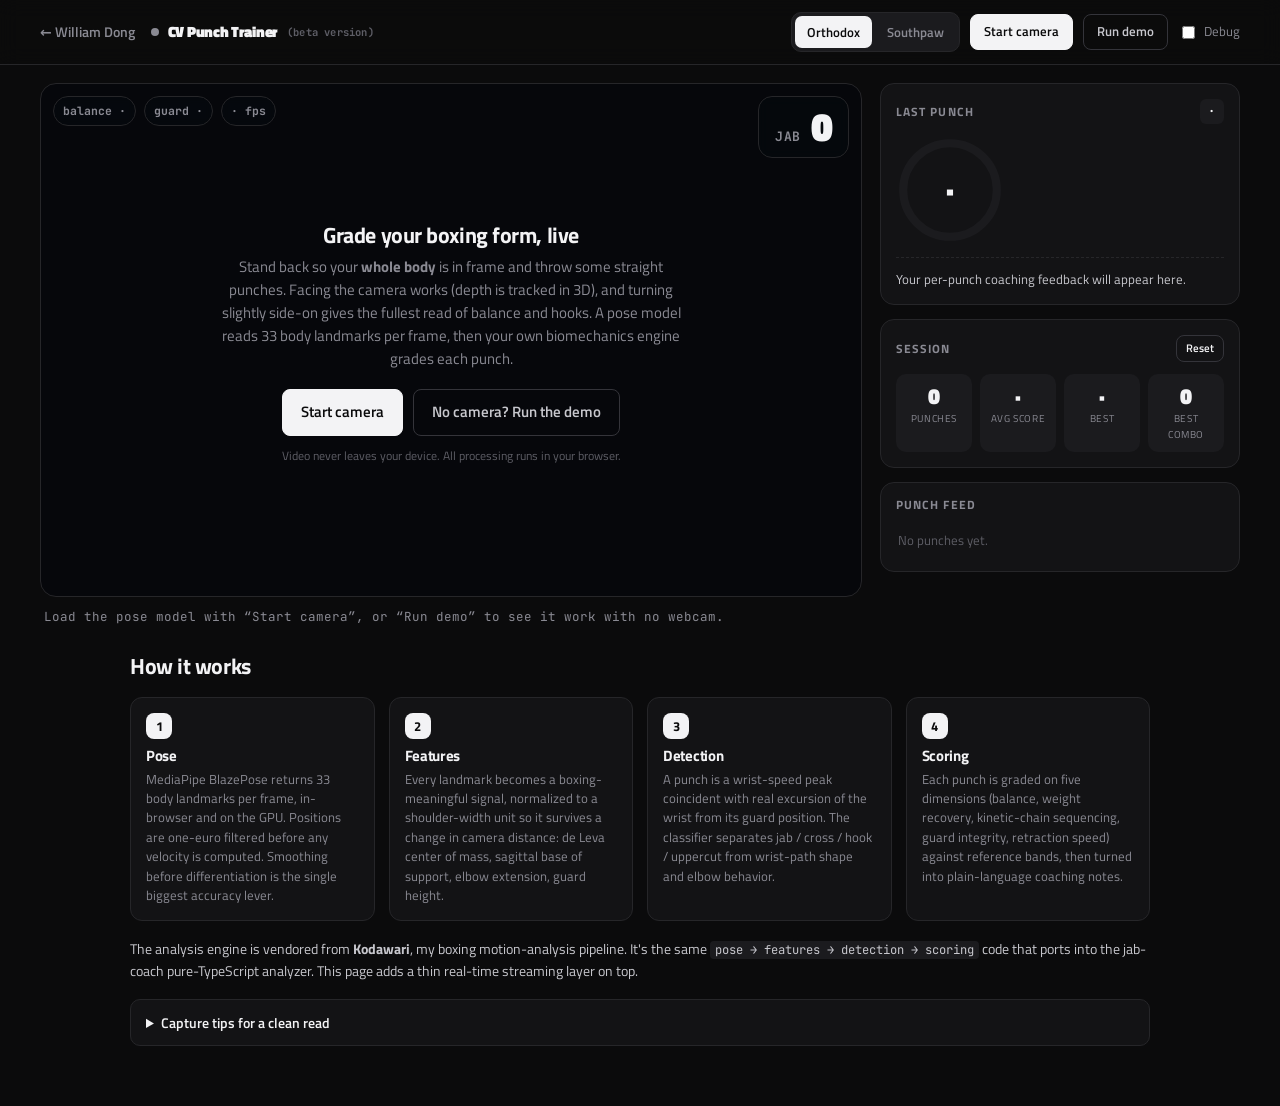
<file: games/punch-trainer.html>
<!doctype html>
<html lang="en">
<head>
  <meta charset="utf-8" />
  <meta name="viewport" content="width=device-width, initial-scale=1" />
  <title>CV Punch Trainer · William Dong</title>
  <meta name="description" content="A browser computer-vision boxing coach. Throw punches at your webcam and get your form graded on balance, guard, kinetic chain, and retraction in real time." />
  <link rel="preconnect" href="https://fonts.googleapis.com" />
  <link rel="preconnect" href="https://fonts.gstatic.com" crossorigin />
  <link href="https://fonts.googleapis.com/css2?family=Titillium+Web:wght@300;400;600;700&family=JetBrains+Mono:wght@500;700&display=swap" rel="stylesheet" />
  <link rel="stylesheet" href="../styles.css" />
  <link rel="stylesheet" href="./trainer.css" />
</head>
<body class="trainer-body">
  <header class="trainer-top">
    <a class="back" href="../index.html">← William Dong</a>
    <div class="trainer-title">
      <span class="dot" aria-hidden="true"></span>
      CV Punch Trainer
      <span class="beta">(beta version)</span>
    </div>
    <div class="trainer-controls">
      <div class="seg" id="stanceSeg" role="group" aria-label="Stance">
        <button class="active" data-stance="orthodox">Orthodox</button>
        <button data-stance="southpaw">Southpaw</button>
      </div>
      <button class="btn btn-primary" id="camBtn">Start camera</button>
      <button class="btn btn-ghost" id="demoBtn">Run demo</button>
      <label class="dbg-toggle"><input type="checkbox" id="dbgChk" /> Debug</label>
    </div>
  </header>

  <main class="trainer-main">
    <!-- Stage: camera feed + skeleton/CoM overlay -->
    <section class="stage-wrap">
      <div class="stage" id="stage">
        <video id="video" playsinline muted hidden></video>
        <canvas id="overlay"></canvas>
        <div class="stage-empty" id="stageEmpty">
          <div class="stage-empty-inner">
            <h2>Grade your boxing form, live</h2>
            <p>
              Stand back so your <strong>whole body</strong> is in frame and throw some
              straight punches. Facing the camera works (depth is tracked in 3D), and turning
              slightly side-on gives the fullest read of balance and hooks. A pose model reads 33
              body landmarks per frame, then your own biomechanics engine grades each punch.
            </p>
            <div class="stage-empty-actions">
              <button class="btn btn-primary lg" id="camBtn2">Start camera</button>
              <button class="btn btn-ghost lg" id="demoBtn2">No camera? Run the demo</button>
            </div>
            <p class="fineprint">Video never leaves your device. All processing runs in your browser.</p>
          </div>
        </div>
        <!-- Live per-frame readout, overlaid on the stage -->
        <div class="live-chips" id="liveChips" hidden>
          <span class="chip" id="chipBalance">balance ·</span>
          <span class="chip" id="chipGuard">guard ·</span>
          <span class="chip" id="chipFps">· fps</span>
        </div>
        <!-- Big score flash after each punch -->
        <div class="score-flash" id="scoreFlash" hidden>
          <div class="sf-type" id="sfType">JAB</div>
          <div class="sf-score" id="sfScore">0</div>
        </div>
      </div>
      <div class="status" id="status">Load the pose model with “Start camera”, or “Run demo” to see it work with no webcam.</div>
      <div class="dbg" id="dbgReadout" hidden></div>
    </section>

    <!-- HUD: last-punch breakdown + session stats + feed -->
    <aside class="hud">
      <div class="card last-punch">
        <div class="card-head">
          <h3>Last punch</h3>
          <span class="last-type" id="lastType">·</span>
        </div>
        <div class="ring-row">
          <div class="ring" id="ring">
            <svg viewBox="0 0 120 120">
              <circle class="ring-bg" cx="60" cy="60" r="52" />
              <circle class="ring-fg" id="ringFg" cx="60" cy="60" r="52" />
            </svg>
            <div class="ring-num"><span id="ringScore">·</span></div>
          </div>
          <div class="dims" id="dims">
            <!-- dimension bars injected here -->
          </div>
        </div>
        <div class="notes" id="notes">
          Your per-punch coaching feedback will appear here.
        </div>
      </div>

      <div class="card session">
        <div class="card-head"><h3>Session</h3><button class="btn btn-tiny" id="resetBtn">Reset</button></div>
        <div class="tiles" id="tiles">
          <div class="tile"><div class="tval" id="stPunches">0</div><div class="tlabel">Punches</div></div>
          <div class="tile"><div class="tval" id="stAvg">·</div><div class="tlabel">Avg score</div></div>
          <div class="tile"><div class="tval" id="stBest">·</div><div class="tlabel">Best</div></div>
          <div class="tile"><div class="tval" id="stCombo">0</div><div class="tlabel">Best combo</div></div>
        </div>
      </div>

      <div class="card feed-card">
        <div class="card-head"><h3>Punch feed</h3></div>
        <div class="feed" id="feed">
          <div class="feed-empty">No punches yet.</div>
        </div>
      </div>
    </aside>
  </main>

  <section class="explainer">
    <h2>How it works</h2>
    <div class="explainer-grid">
      <div class="step">
        <div class="step-n">1</div>
        <h4>Pose</h4>
        <p>MediaPipe BlazePose returns 33 body landmarks per frame, in-browser and on the GPU. Positions are one-euro filtered before any velocity is computed. Smoothing before differentiation is the single biggest accuracy lever.</p>
      </div>
      <div class="step">
        <div class="step-n">2</div>
        <h4>Features</h4>
        <p>Every landmark becomes a boxing-meaningful signal, normalized to a shoulder-width unit so it survives a change in camera distance: de&nbsp;Leva center of mass, sagittal base of support, elbow extension, guard height.</p>
      </div>
      <div class="step">
        <div class="step-n">3</div>
        <h4>Detection</h4>
        <p>A punch is a wrist-speed peak coincident with real excursion of the wrist from its guard position. The classifier separates jab / cross / hook / uppercut from wrist-path shape and elbow behavior.</p>
      </div>
      <div class="step">
        <div class="step-n">4</div>
        <h4>Scoring</h4>
        <p>Each punch is graded on five dimensions (balance, weight recovery, kinetic-chain sequencing, guard integrity, retraction speed) against reference bands, then turned into plain-language coaching notes.</p>
      </div>
    </div>
    <p class="credit">
      The analysis engine is vendored from <strong>Kodawari</strong>, my boxing motion-analysis pipeline.
      It's the same <code>pose → features → detection → scoring</code> code that ports into the jab-coach
      pure-TypeScript analyzer. This page adds a thin real-time streaming layer on top.
    </p>
    <details class="tips">
      <summary>Capture tips for a clean read</summary>
      <ul>
        <li><strong>Frame the whole body.</strong> Step back so your feet are in view. The center-of-mass and base-of-support metrics need them.</li>
        <li><strong>Facing the camera is fine.</strong> Forward punches are tracked in 3D via depth; a slight turn toward side-on sharpens balance and hook reads.</li>
        <li><strong>Good light, plain background.</strong> Motion blur, not frame rate, is what makes pose models hallucinate the wrist on the frames that matter.</li>
        <li><strong>Shadow-box.</strong> A heavy bag occludes the arm at impact; sparring (multiple people) is out of scope here.</li>
      </ul>
    </details>
  </section>

  <script type="module" src="./punch-trainer.js"></script>
</body>
</html>
</file>
<file: styles.css>
/* styles.css — design tokens + base + landing. Minimal, flat, near-monochrome.
   No gradients anywhere; borders + whitespace do the work. The trainer page adds
   games/trainer.css on top of these tokens. */

:root {
  --bg: #0b0b0c;
  --bg-2: #0f0f11;
  --panel: #131315;
  --panel-2: #1b1b1e;
  --line: #262629;
  --line-2: #34343a;
  --text: #f3f3f5;
  --text-2: #c7c7cd;
  --muted: #8a8a93;
  --muted-2: #5e5e66;
  --accent: #ededf0;          /* "accent" is just near-white — used for inverted buttons */
  /* semantic score colors (trainer grading only) */
  --good: #46b56b;
  --warning: #d9a441;
  --serious: #d67f56;
  --critical: #d15a4f;
  --mono: 'JetBrains Mono', ui-monospace, SFMono-Regular, Menlo, monospace;
  --sans: 'Titillium Web', system-ui, -apple-system, 'Segoe UI', Roboto, Helvetica, Arial, sans-serif;
  --maxw: 940px;
}

* { box-sizing: border-box; }
html { scroll-behavior: smooth; }
body {
  margin: 0;
  font-family: var(--sans);
  color: var(--text);
  background: var(--bg);
  -webkit-font-smoothing: antialiased;
  line-height: 1.55;
}
a { color: inherit; }
/* Landing uses an all-lowercase treatment (source keeps real casing for a11y/SEO). */
body.home { text-transform: lowercase; }
h1, h2, h3, h4 { margin: 0; line-height: 1.12; font-weight: 700; letter-spacing: -0.02em; }
p { margin: 0; }
img { max-width: 100%; display: block; }

/* ---- Buttons (shared) ---- */
.btn {
  display: inline-flex; align-items: center; gap: 8px;
  font: inherit; font-weight: 600; font-size: 12.5px;
  padding: 7px 13px; border-radius: 8px; cursor: pointer;
  border: 1px solid var(--line-2); background: transparent; color: var(--text);
  text-decoration: none; transition: background 0.15s ease, border-color 0.15s ease, color 0.15s ease;
}
.btn-primary { background: var(--text); border-color: var(--text); color: var(--bg); }
.btn-primary:hover { background: #ffffff; border-color: #ffffff; }
.btn-ghost { background: transparent; border-color: var(--line-2); color: var(--text-2); }
.btn-ghost:hover { border-color: var(--muted); color: var(--text); }

/* ============================ LANDING ============================ */

.wrap { max-width: var(--maxw); margin: 0 auto; padding: 0 clamp(20px, 6vw, 40px); }
/* On wide screens, bias the whole column toward the top-left rather than dead-center. */
@media (min-width: 1040px) {
  .wrap { margin-left: clamp(24px, 5vw, 80px); margin-right: auto; }
}

/* ---- Nav ---- */
.nav {
  position: sticky; top: 0; z-index: 30;
  display: flex; align-items: center; gap: 18px;
  padding: 16px clamp(20px, 6vw, 40px);
  background: color-mix(in srgb, var(--bg) 82%, transparent);
  backdrop-filter: blur(10px);
  border-bottom: 1px solid transparent;
  transition: border-color 0.2s ease;
}
.nav.scrolled { border-color: var(--line); }
.nav .brand { font-weight: 600; letter-spacing: -0.02em; font-size: 14px; text-decoration: none; margin-right: auto; }
.nav .links { display: flex; gap: 4px; align-items: center; }
.nav .links a {
  color: var(--muted); text-decoration: none; font-size: 13px; font-weight: 400;
  padding: 7px 11px; border-radius: 7px;
}
.nav .links a:hover { color: var(--text); }
.nav .links a.cta { color: var(--text); border: 1px solid var(--line-2); }
.nav .links a.cta:hover { border-color: var(--muted); }
@media (max-width: 620px) { .nav .links a.hide-sm { display: none; } }

/* ---- Hero ---- */
.hero { padding: clamp(20px, 3.5vw, 40px) 0 clamp(16px, 3vw, 30px); }
.hero-card {
  display: grid; grid-template-columns: minmax(0, 1.05fr) minmax(250px, 0.95fr); gap: clamp(22px, 4vw, 48px);
  align-items: start; padding: clamp(20px, 3vw, 32px);
  border: 1px solid var(--line); border-radius: 14px;
  background: color-mix(in srgb, var(--bg) 86%, transparent);
}
.hero .name { font-size: clamp(30px, 7.5vw, 62px); font-weight: 700; letter-spacing: -0.03em; }
.hero .caption { margin-top: clamp(11px, 2vw, 17px); font-size: clamp(14.5px, 2.3vw, 18px); color: var(--text); font-weight: 400; letter-spacing: -0.01em; max-width: 24ch; line-height: 1.3; }
.hero .sub { margin-top: 16px; max-width: 62ch; font-size: 13.5px; color: var(--muted); line-height: 1.65; }
.hero .cta-row { margin-top: 18px; display: flex; flex-wrap: wrap; gap: 9px; }

/* Small, quick-reading companion to the name card. */
.interests { min-width: 0; }
.interests-label { font-family: var(--mono); color: var(--muted); font-size: 10px; letter-spacing: 0.1em; margin-bottom: 8px; }
.interest-list { border-top: 1px solid var(--line); }
.interest-item { padding: 9px 0 10px; border-bottom: 1px solid var(--line); }
.interest-item h2 { display: inline; font-size: 13px; letter-spacing: -0.01em; }
.interest-item h2::after { content: " — "; color: var(--muted-2); font-weight: 400; }
.interest-item p { display: inline; color: var(--muted); font-size: 12px; line-height: 1.42; }
.interest-item { transition: border-color 0.15s ease; }
.interest-item:hover { border-color: var(--muted); }
.interest-item:hover h2 { color: #fff; }
.interest-item kbd {
  display: inline-block; padding: 0 4px; border: 1px solid var(--line-2); border-bottom-color: var(--muted-2);
  border-radius: 3px; font: 500 9px/1.55 var(--mono); color: var(--text-2); vertical-align: 1px;
}
@media (max-width: 680px) {
  .hero-card { grid-template-columns: 1fr; gap: 22px; padding: 20px; }
}

/* ---- Ambient CAD backdrop (pre-rendered spinning monochrome SCORPION) ---- */
.cad-backdrop { position: fixed; inset: 0; z-index: 0; pointer-events: none; overflow: hidden; }
.cad-video {
  position: absolute; top: 50%; right: clamp(28px, 11vw, 180px); transform: translateY(-50%);
  width: min(40vw, 520px); height: auto;
  opacity: 0.13; filter: blur(1.6px);
  /* soft edge fade so the (opaque) video melts into the page — no rectangle seam */
  -webkit-mask-image: radial-gradient(115% 100% at 66% 50%, #000 42%, transparent 76%);
          mask-image: radial-gradient(115% 100% at 66% 50%, #000 42%, transparent 76%);
}
/* Page content sits above the backdrop; the project modal (z 60) stays on top of both. */
.hero, main, .foot { position: relative; z-index: 1; }
@media (max-width: 860px) { .cad-backdrop { display: none; } }

/* ---- Section scaffolding ---- */
.section { padding: clamp(24px, 4.5vw, 44px) 0; border-top: 1px solid var(--line); }
.section-head { margin-bottom: 20px; }
.section-head .kicker { font-family: var(--mono); font-size: 10.5px; color: var(--muted); letter-spacing: 0.08em; text-transform: lowercase; margin-bottom: 9px; }
.section-head h2 { font-size: clamp(16.5px, 2.8vw, 21px); }
.section-head p { color: var(--muted); font-size: 12.5px; max-width: 56ch; margin-top: 7px; }

/* ---- Featured trainer (flat) ---- */
.featured {
  border: 1px solid var(--line); border-radius: 14px; background: var(--panel);
  padding: clamp(20px, 3.6vw, 30px);
}
.featured .tag { font-family: var(--mono); font-size: 11px; color: var(--muted); letter-spacing: 0.06em; text-transform: lowercase; }
.featured h3 { font-size: clamp(18px, 3vw, 23px); margin: 10px 0 12px; }
.featured p { color: var(--text-2); font-size: 13.5px; line-height: 1.6; max-width: 62ch; }
.featured .cta-row { margin-top: 18px; display: flex; gap: 10px; flex-wrap: wrap; }

/* ---- Projects ---- */
.grid { display: grid; grid-template-columns: repeat(3, 1fr); gap: 10px; }
@media (max-width: 820px) { .grid { grid-template-columns: 1fr 1fr; } }
@media (max-width: 540px) { .grid { grid-template-columns: 1fr; } }
.proj {
  position: relative; display: flex; flex-direction: column;
  background: var(--panel); border: 1px solid var(--line); border-radius: 12px;
  padding: 15px; text-decoration: none; color: inherit;
  transition: border-color 0.15s ease; min-height: 146px;
}
.proj:hover { border-color: var(--line-2); }
.proj .p-top { display: flex; align-items: center; justify-content: flex-end; margin-bottom: 10px; }
.proj .p-status { font-family: var(--mono); font-size: 9.5px; letter-spacing: 0.04em; text-transform: lowercase; color: var(--muted-2); }
.proj .p-status.live { color: var(--good); }
.proj h4 { font-size: 13.5px; letter-spacing: -0.01em; font-weight: 600; }
.proj .p-desc { margin-top: 6px; color: var(--muted); font-size: 12px; line-height: 1.5; flex: 1; }
.proj .p-tags { margin-top: 11px; display: flex; flex-wrap: wrap; gap: 6px; }
.proj .p-tags span { font-size: 10px; color: var(--muted); font-family: var(--mono); }
.proj .p-tags span::before { content: "#"; opacity: 0.5; }
.proj .p-arrow { position: absolute; top: 15px; right: 15px; color: var(--muted); opacity: 0; transition: opacity 0.15s ease; }
.proj:hover .p-arrow { opacity: 1; }
/* Problem / solution card body (the full write-up now lives in the modal). */
.proj .p-ps { margin-top: 7px; display: flex; flex-direction: column; gap: 8px; flex: 1; }
.proj .ps-line { font-size: 11.5px; line-height: 1.42; color: var(--muted); margin: 0; }
.proj .ps-line.sol { color: var(--text-2); }
.proj .ps-k {
  display: block; font-family: var(--mono); font-size: 8.5px; letter-spacing: 0.09em;
  color: var(--muted-2); margin-bottom: 2px;
}
.proj-feature .ps-line { font-size: 12.5px; }

/* Projects are split into three categories: one column each on desktop, cards stacked within. */
.proj-groups { display: grid; grid-template-columns: repeat(3, minmax(0, 1fr)); gap: 10px 14px; align-items: start; }
.pg-head { margin-bottom: 10px; padding-bottom: 9px; border-bottom: 1px solid var(--line); }
.pg-head h3 { font-size: 13.5px; font-weight: 600; letter-spacing: -0.01em; }
.pg-head p { margin: 4px 0 0; font-family: var(--mono); font-size: 10px; color: var(--muted-2); }
.pg-cards { display: grid; grid-template-columns: minmax(0, 1fr); gap: 10px; }
@media (max-width: 820px) {
  /* Categories stack; cards inside each go two-up. */
  .proj-groups { grid-template-columns: 1fr; gap: 26px; }
  .pg-cards { grid-template-columns: 1fr 1fr; }
}
@media (max-width: 540px) { .pg-cards { grid-template-columns: 1fr; } }

.proj-feature { padding: 20px; background: var(--panel-2); border-color: var(--line-2); }
.proj-feature h4 { font-size: 17px; margin-top: 2px; }
.proj-feature .p-desc { font-size: 12.5px; color: var(--text-2); }
.pf-cta { margin-top: 16px; font-family: var(--mono); font-size: 12px; font-weight: 500; color: var(--text); }
.proj-feature:hover .pf-cta { text-decoration: underline; text-underline-offset: 3px; }

/* ---- Research experience ---- */
.research-card {
  background: var(--panel); border: 1px solid var(--line); border-radius: 12px;
  padding: 20px 22px; transition: border-color 0.15s ease; max-width: 760px;
}
.research-card:hover { border-color: var(--line-2); }
.rc-top { display: flex; align-items: center; justify-content: space-between; gap: 12px; flex-wrap: wrap; }
.rc-org { font-family: var(--mono); font-size: 10px; letter-spacing: 0.06em; text-transform: lowercase; color: var(--muted-2); }
.rc-status { font-family: var(--mono); font-size: 9.5px; letter-spacing: 0.04em; text-transform: lowercase; color: var(--muted-2); }
.rc-status.live { color: var(--good); }
.rc-summary { list-style: none; cursor: pointer; display: block; }
.rc-summary::-webkit-details-marker { display: none; }
.rc-summary::marker { content: ""; }
.rc-summary:focus-visible { outline: 2px solid var(--line-2); outline-offset: 5px; border-radius: 8px; }
.rc-toggle { display: inline-flex; align-items: center; gap: 5px; margin-top: 4px; font-family: var(--mono); font-size: 11px; color: var(--muted); }
.rc-toggle .rc-t-less { display: none; }
.research-card[open] .rc-toggle .rc-t-more { display: none; }
.research-card[open] .rc-toggle .rc-t-less { display: inline; }
.rc-chev { display: inline-block; transition: transform 0.2s ease; font-size: 15px; line-height: 1; }
.research-card[open] .rc-chev { transform: rotate(90deg); }
.rc-detail { margin-top: 15px; padding-top: 15px; border-top: 1px solid var(--line); }
.research-card h3 { font-size: 15.5px; margin: 9px 0 7px; }
.rc-meta { display: flex; flex-wrap: wrap; gap: 5px 14px; margin-bottom: 14px; }
.rc-meta span { font-family: var(--mono); font-size: 10.5px; color: var(--muted); }
.rc-meta span + span { padding-left: 14px; border-left: 1px solid var(--line-2); }
.rc-ps { display: flex; flex-direction: column; gap: 11px; }
.rc-ps .ps-line { font-size: 12.5px; line-height: 1.55; color: var(--muted); margin: 0; }
.rc-ps .ps-line.sol { color: var(--text-2); }
.rc-ps .ps-k {
  display: block; font-family: var(--mono); font-size: 8.5px; letter-spacing: 0.09em;
  color: var(--muted-2); margin-bottom: 3px; text-transform: uppercase;
}
.rc-ps em { color: var(--text-2); font-style: italic; }
.rc-note { margin-top: 13px; font-size: 12px; line-height: 1.55; color: var(--text-2); }
.rc-actions { margin-top: 15px; }
.rc-cta {
  font-family: var(--mono); font-size: 12px; font-weight: 500; color: var(--text);
  text-decoration: none; border-bottom: 1px solid var(--line-2); padding-bottom: 1px;
  transition: border-color 0.15s ease;
}
.rc-cta:hover { border-color: var(--muted); }
@media (max-width: 540px) { .rc-meta span + span { padding-left: 0; border-left: none; } }

/* ---- About / experience / education ---- */
.about-bio { max-width: 64ch; color: var(--text-2); font-size: 13.5px; line-height: 1.68; }
.about-cols { display: grid; grid-template-columns: 1.5fr 1fr; gap: 34px; margin-top: 28px; }
@media (max-width: 720px) { .about-cols { grid-template-columns: 1fr; gap: 26px; } }
.col-title { font-family: var(--mono); font-size: 10.5px; color: var(--muted); letter-spacing: 0.08em; text-transform: lowercase; margin-bottom: 15px; }

.xp { display: flex; flex-direction: column; }
.xp-item { padding: 13px 0; border-top: 1px solid var(--line); }
.xp-item:first-of-type { border-top: 0; padding-top: 0; }
.xp-head { display: flex; justify-content: space-between; align-items: baseline; gap: 12px; }
.xp-role { font-size: 13.5px; font-weight: 600; letter-spacing: -0.01em; }
.xp-when { font-family: var(--mono); font-size: 10.5px; color: var(--muted-2); white-space: nowrap; }
.xp-org { font-size: 12px; color: var(--muted); margin-top: 2px; }
.xp-note { font-size: 12px; color: var(--text-2); margin-top: 7px; line-height: 1.55; }

.edu-item { padding-bottom: 18px; }
.edu-item .xp-role { font-size: 13.5px; }
.edu-item .deg { font-size: 12.5px; color: var(--muted); margin-top: 2px; }
.skills { margin-top: 26px; }
.skill-group { margin-bottom: 14px; }
.skill-group .sg-label { font-size: 11px; color: var(--muted-2); margin-bottom: 6px; }
.skill-group .sg-items { display: flex; flex-wrap: wrap; gap: 6px; }
.skill-group .sg-items span { font-size: 11px; font-family: var(--mono); color: var(--text-2); border: 1px solid var(--line); border-radius: 6px; padding: 3px 8px; }

/* ---- Story / timeline (horizontal rail; titles always shown, notes reveal on hover) ---- */
.timeline-h { margin-top: 4px; }
/* single continuous rail: one row, items shrink to fit so it never scrolls */
.tl-track { display: flex; flex-wrap: nowrap; gap: 0; align-items: flex-start; overflow: visible; }
.tl-item {
  position: relative; flex: 1 1 0; min-width: 0; cursor: pointer;
  border-top: 1px solid var(--line);
  padding: 17px 16px 4px 0;      /* rail sits on the top border; right pad separates columns */
  align-self: flex-start;
}
.tl-item:focus-visible { outline: 2px solid var(--muted); outline-offset: 4px; border-radius: 2px; }
.tl-dot {
  position: absolute; top: -6px; left: 0; width: 12px; height: 12px;
  border-radius: 50%; border: 1px solid var(--line-2); background: var(--bg);
  transition: border-color 0.15s ease;
}
.tl-item:hover .tl-dot { border-color: var(--muted); }
/* the present moment reads as a filled node */
.tl-now .tl-dot { background: var(--text); border-color: var(--text); }
/* clicking a node pins its blurb open; an extra ring marks the selected node */
.tl-dot::after {
  content: ""; position: absolute; inset: -4px; border-radius: 50%;
  border: 1px solid var(--muted); opacity: 0; transform: scale(0.55);
  transition: opacity 0.18s ease, transform 0.18s ease; pointer-events: none;
}
.tl-item.tl-pinned .tl-dot { border-color: var(--text); }
.tl-item.tl-pinned .tl-dot::after { opacity: 1; transform: none; }

.tl-meta { display: flex; align-items: baseline; gap: 8px; }
.tl-meta .tl-year { font-family: var(--mono); font-size: 12.5px; font-weight: 500; color: var(--text); letter-spacing: 0.01em; }
.tl-meta .tl-when { font-family: var(--mono); font-size: 9.5px; color: var(--muted-2); letter-spacing: 0.05em; text-transform: lowercase; }
.tl-title { font-size: 12.5px; font-weight: 600; letter-spacing: -0.01em; margin-top: 8px; color: var(--text); }
/* note is a floating popover: it overlays neighbours on hover, never pushes layout */
.tl-note {
  position: absolute; top: 100%; left: 0; z-index: 8;
  width: 240px; max-width: 82vw; margin-top: 8px;
  color: var(--text-2); font-size: 11.5px; line-height: 1.5;
  background: var(--panel-2); border: 1px solid var(--line-2); border-radius: 10px;
  box-shadow: 0 12px 32px -12px rgba(0, 0, 0, 0.65);
  padding: 11px 13px;
  opacity: 0; visibility: hidden; transform: translateY(-4px); pointer-events: none;
  transition: opacity 0.18s ease, transform 0.18s ease, visibility 0.18s ease;
}
/* right-edge items open leftward so the popover stays on-screen */
.tl-item:nth-last-child(-n+2) .tl-note { left: auto; right: 0; }
/* hover/focus peek only when nothing is pinned — so at most one caption ever shows */
.tl-track:not(.has-pinned) .tl-item:hover .tl-note,
.tl-track:not(.has-pinned) .tl-item:focus-within .tl-note,
.tl-item.tl-pinned .tl-note { opacity: 1; visibility: visible; transform: none; pointer-events: auto; }
.tl-note em { font-style: italic; color: var(--text); }
@media (prefers-reduced-motion: reduce) { .tl-note { transition: opacity 0.18s ease; } }

/* narrow screens: a horizontal line won't fit, so switch to a vertical timeline (still no scrollbars) */
@media (max-width: 820px) {
  .tl-track { flex-direction: column; }
  .tl-item {
    flex: none; width: 100%; min-width: 0;
    border-top: 0; border-left: 1px solid var(--line);
    padding: 0 0 20px 22px;        /* rail moves to the left edge */
  }
  .tl-item:last-child { padding-bottom: 0; }
  .tl-dot { top: 2px; left: -6px; }
  .tl-note,
  .tl-item:nth-last-child(-n+2) .tl-note { left: 22px; right: auto; width: min(340px, 86%); }
}

/* ---- Contact / footer ---- */
.contact h2 { font-size: clamp(18px, 3.6vw, 25px); }
.contact p { color: var(--muted); margin: 12px 0 20px; max-width: 50ch; font-size: 13.5px; }
.contact .links { display: flex; gap: 10px; flex-wrap: wrap; }
.icon-btn {
  display: inline-flex; align-items: center; justify-content: center;
  width: 40px; height: 40px; border-radius: 9px;
  border: 1px solid var(--line-2); background: transparent; color: var(--text-2);
  text-decoration: none;
  transition: background 0.15s ease, border-color 0.15s ease, color 0.15s ease, transform 0.15s ease;
}
.icon-btn:hover { border-color: var(--muted); color: var(--text); transform: translateY(-1px); }
.icon-btn:focus-visible { outline: 2px solid var(--muted); outline-offset: 2px; }
.icon-btn svg { width: 18px; height: 18px; display: block; }
@media (prefers-reduced-motion: reduce) { .icon-btn { transition: none; } .icon-btn:hover { transform: none; } }
footer.foot { border-top: 1px solid var(--line); padding: 24px 0; }
footer.foot .wrap { display: flex; align-items: center; justify-content: space-between; gap: 12px; flex-wrap: wrap; }
footer.foot .muted { color: var(--muted-2); font-size: 12px; }

/* reveal-on-scroll — fade only (no translate) so elements don't shift on render */
.reveal { opacity: 0; transition: opacity 0.5s ease; }
.reveal.in { opacity: 1; }
@media (prefers-reduced-motion: reduce) {
  .reveal { opacity: 1; transition: none; }
  html { scroll-behavior: auto; }
}

/* ---- Project detail modal ---- */
.modal { position: fixed; inset: 0; z-index: 60; display: grid; place-items: center; padding: clamp(14px, 4vw, 32px); }
.modal[hidden] { display: none; }
.modal-backdrop { position: absolute; inset: 0; background: rgba(0, 0, 0, 0.62); backdrop-filter: blur(4px); animation: modal-fade 0.18s ease; }
.modal-card {
  position: relative; z-index: 1; width: min(880px, 100%); max-height: min(88vh, 720px);
  overflow: auto; background: var(--panel); border: 1px solid var(--line-2);
  border-radius: 16px; animation: modal-pop 0.2s ease;
}
.modal-x {
  position: absolute; top: 12px; right: 12px; z-index: 3;
  width: 30px; height: 30px; border-radius: 8px; cursor: pointer;
  border: 1px solid var(--line-2); background: var(--panel-2); color: var(--text-2);
  font-size: 19px; line-height: 1; display: grid; place-items: center;
  transition: color 0.15s ease, border-color 0.15s ease;
}
.modal-x:hover { color: var(--text); border-color: var(--muted); }
.modal-body { display: grid; grid-template-columns: 1fr 0.85fr; align-items: stretch; }
.modal.no-media .modal-body { grid-template-columns: 1fr; }
.modal-main { padding: clamp(22px, 3.4vw, 34px); }
.pm-status { font-family: var(--mono); font-size: 11px; letter-spacing: 0.04em; color: var(--muted-2); text-transform: lowercase; }
.pm-status.live { color: var(--good); }
.pm-title { font-size: clamp(20px, 3.2vw, 26px); margin: 8px 0 14px; }
.pm-ps {
  margin: 0 0 16px; display: flex; flex-direction: column; gap: 10px;
  padding: 14px 16px; border: 1px solid var(--line); border-radius: 10px; background: var(--panel-2);
}
.pm-ps:empty { display: none; }
.pm-ps .ps-line { font-size: 13px; line-height: 1.5; color: var(--text-2); margin: 0; }
.pm-ps .ps-k {
  display: block; font-family: var(--mono); font-size: 9.5px; letter-spacing: 0.08em;
  color: var(--muted); margin-bottom: 3px;
}
.pm-desc { color: var(--text-2); font-size: 14px; line-height: 1.68; }
.pm-tags { margin-top: 18px; display: flex; flex-wrap: wrap; gap: 8px; }
.pm-tags:empty { display: none; }
.pm-tags span { font-size: 11px; font-family: var(--mono); color: var(--muted); }
.pm-tags span::before { content: "#"; opacity: 0.5; }
.pm-actions { margin-top: 22px; display: flex; gap: 10px; flex-wrap: wrap; }
.pm-actions:empty { display: none; }
.modal-media { background: #f4f4f5; display: flex; flex-direction: column; min-height: 260px; border-left: 1px solid var(--line); }
.modal.no-media .modal-media { display: none; }
.modal-media > #pmImg { width: 100%; flex: 1; min-height: 0; object-fit: contain; padding: 18px; opacity: 0; transition: opacity .18s ease; }
.modal-media > #pmImg.is-loaded { opacity: 1; }
.modal-media > #pmImg.zoomable { cursor: zoom-in; }
.modal-media > #pmImg[hidden] { display: none; }
.modal-media > #pmModel {
  width: 100%; flex: 1; min-height: 340px;
  --poster-color: transparent;
  background:
    radial-gradient(120% 90% at 50% 12%, #fbfbfc 0%, #eeeef1 60%, #e4e4e8 100%);
}
.modal-media > #pmModel[hidden] { display: none; }
.pm-thumbs { display: flex; gap: 8px; padding: 0 14px 14px; flex-wrap: wrap; }
.pm-thumbs:empty { display: none; }
.pm-thumbs button {
  width: 54px; height: 40px; padding: 0; border-radius: 6px; overflow: hidden; cursor: pointer;
  border: 1px solid var(--line-2); background: #fff; opacity: 0.55;
  transition: opacity 0.15s ease, border-color 0.15s ease;
}
.pm-thumbs button:hover { opacity: 0.85; }
.pm-thumbs button.active { opacity: 1; border-color: #6b6b74; }
.pm-thumbs button img { width: 100%; height: 100%; object-fit: cover; padding: 0; }
.pm-thumbs button.thumb-3d {
  display: grid; place-items: center; opacity: 0.75;
  font-family: var(--mono); font-size: 12px; font-weight: 500; letter-spacing: 0.04em;
  color: var(--text-2); background: #fff;
}
.pm-thumbs button.thumb-3d::after { content: "\00B7 spin"; font-size: 9px; color: var(--muted); margin-left: 3px; }
.pm-thumbs button.thumb-3d.active { opacity: 1; color: var(--text); }
body.modal-open { overflow: hidden; }

/* Lightbox: near-fullscreen render view, layered above the project modal */
.lightbox { position: fixed; inset: 0; z-index: 80; display: grid; place-items: center; padding: clamp(16px, 4vw, 48px); }
.lightbox[hidden] { display: none; }
.lightbox-backdrop { position: absolute; inset: 0; background: rgba(0, 0, 0, 0.88); backdrop-filter: blur(6px); animation: modal-fade 0.18s ease; cursor: zoom-out; }
.lightbox-img {
  position: relative; z-index: 1; max-width: 94vw; max-height: 92vh;
  object-fit: contain; border-radius: 6px; cursor: zoom-out;
  box-shadow: 0 24px 80px rgba(0, 0, 0, 0.5); animation: modal-pop 0.18s ease;
}
.lightbox-x {
  position: absolute; top: 16px; right: 18px; z-index: 3;
  width: 40px; height: 40px; border-radius: 999px; cursor: pointer;
  display: grid; place-items: center; font-size: 22px; line-height: 1;
  color: #fff; background: rgba(0, 0, 0, 0.4); border: 1px solid rgba(255, 255, 255, 0.28);
  transition: background 0.15s ease, border-color 0.15s ease;
}
.lightbox-x:hover { background: rgba(0, 0, 0, 0.6); border-color: rgba(255, 255, 255, 0.55); }

@keyframes modal-fade { from { opacity: 0; } to { opacity: 1; } }
@keyframes modal-pop { from { opacity: 0; transform: translateY(8px) scale(0.99); } to { opacity: 1; transform: none; } }
@media (max-width: 680px) {
  .modal-body { grid-template-columns: 1fr; }
  .modal-media { order: -1; border-left: 0; border-bottom: 1px solid var(--line); min-height: 200px; }
}
@media (prefers-reduced-motion: reduce) {
  .modal-backdrop, .modal-card, .lightbox-backdrop, .lightbox-img { animation: none; }
}
</file>
<file: resume.css>
/* resume.css — standalone résumé page. Reuses design tokens + .xp / .skill
   classes from styles.css; keeps real casing (not lowercased like the landing). */

.resume-top {
  position: sticky; top: 0; z-index: 10;
  display: flex; align-items: center; justify-content: space-between; gap: 12px;
  padding: 15px clamp(18px, 5vw, 40px);
  background: color-mix(in srgb, var(--bg) 86%, transparent);
  backdrop-filter: blur(10px); border-bottom: 1px solid var(--line);
}
.resume-top .back { color: var(--muted); text-decoration: none; font-weight: 600; font-size: 14px; }
.resume-top .back:hover { color: var(--text); }

.resume-wrap { max-width: 760px; margin: 0 auto; padding: clamp(26px, 5vw, 46px) clamp(18px, 5vw, 40px) 90px; }

/* ---- Header ---- */
.r-head { padding-bottom: 22px; border-bottom: 1px solid var(--line); }
.r-name { font-size: clamp(28px, 6vw, 46px); font-weight: 700; letter-spacing: -0.03em; }
.r-thesis { margin-top: 12px; font-size: clamp(14px, 2.2vw, 16.5px); color: var(--text-2); line-height: 1.5; max-width: 56ch; }
.r-thesis strong { color: var(--text); font-weight: 600; }
.r-contact { margin-top: 18px; display: flex; flex-wrap: wrap; gap: 7px 18px; font-family: var(--mono); font-size: 12px; color: var(--muted); }
.r-contact a { color: var(--muted); text-decoration: none; transition: color 0.15s ease; }
.r-contact a:hover { color: var(--text); }

/* ---- Sections (reuse .xp / .edu / .skills from styles.css) ---- */
.r-section { padding: 24px 0; border-top: 1px solid var(--line); }
.r-section:first-of-type { border-top: 0; }
.r-label { font-family: var(--mono); font-size: 10.5px; letter-spacing: 0.12em; text-transform: uppercase; color: var(--muted); margin-bottom: 18px; }

.r-bullets { margin: 8px 0 0; padding-left: 17px; }
.r-bullets li { font-size: 12.5px; color: var(--text-2); line-height: 1.55; margin-bottom: 5px; }
.r-bullets li::marker { color: var(--muted-2); }

.r-cols { display: grid; grid-template-columns: 1fr 1fr; gap: 22px 34px; }
@media (max-width: 640px) { .r-cols { grid-template-columns: 1fr; gap: 20px; } }

.r-interests { font-size: 12.5px; color: var(--text-2); line-height: 1.7; }

/* ---- Print: clean white sheet, hide the sticky bar ---- */
@page { margin: 12mm 14mm; }
@media print {
  .resume-top, .drift-off { display: none !important; }
  :root { --bg: #fff; --text: #111; --text-2: #333; --muted: #555; --muted-2: #777; --line: #ddd; --line-2: #ccc; }
  body { background: #fff; color: #111; }
  .resume-wrap { max-width: none; padding: 0; }
  .r-section { break-inside: avoid; }
}
</file>
<file: games/trainer.css>
/* trainer.css — the CV Punch Trainer HUD. Design tokens (colors, fonts) come from
   ../styles.css; this file lays out the stage + heads-up display. */

.trainer-body {
  min-height: 100vh;
  display: flex;
  flex-direction: column;
  background: var(--bg);
}

/* ---- Top bar ---- */
.trainer-top {
  position: sticky; top: 0; z-index: 20;
  display: flex; align-items: center; gap: 16px;
  padding: 12px clamp(14px, 4vw, 40px);
  background: color-mix(in srgb, var(--bg) 82%, transparent);
  backdrop-filter: blur(10px);
  border-bottom: 1px solid var(--line);
}
.trainer-top .back {
  color: var(--muted); text-decoration: none; font-weight: 600; font-size: 14px;
  white-space: nowrap;
}
.trainer-top .back:hover { color: var(--text); }
.trainer-title {
  display: flex; align-items: center; gap: 9px;
  font-weight: 800; letter-spacing: -0.02em; font-size: 15px;
  margin-right: auto;
}
.trainer-title .dot {
  width: 8px; height: 8px; border-radius: 50%;
  background: var(--muted);
}
.trainer-title .beta {
  font-family: var(--mono); font-weight: 700; font-size: 10.5px;
  letter-spacing: 0.02em; text-transform: none; color: var(--muted-2);
  align-self: center;
}
.trainer-controls { display: flex; align-items: center; gap: 10px; flex-wrap: wrap; }

/* segmented control */
.seg {
  display: inline-flex; padding: 3px; gap: 3px;
  background: var(--panel-2); border: 1px solid var(--line); border-radius: 10px;
}
.seg button {
  border: 0; background: transparent; color: var(--muted);
  font: inherit; font-size: 13px; font-weight: 600;
  padding: 6px 12px; border-radius: 7px; cursor: pointer;
}
.seg button.active { background: var(--text); color: var(--bg); }

/* ---- Main split ---- */
.trainer-main {
  flex: 1; display: grid;
  grid-template-columns: minmax(0, 1fr) 360px;
  gap: 18px; align-items: start;
  padding: 18px clamp(14px, 4vw, 40px);
  max-width: 1400px; width: 100%; margin: 0 auto;
}
@media (max-width: 900px) {
  .trainer-main { grid-template-columns: 1fr; }
}

.stage-wrap { display: flex; flex-direction: column; gap: 10px; }

.stage {
  position: relative;
  aspect-ratio: 16 / 10;
  width: 100%;
  background: #06070b;
  border: 1px solid var(--line);
  border-radius: 16px; overflow: hidden;
}
/* Camera is shown mirrored (gym-mirror feel); overlay is mirrored to match in JS. */
.stage.mirror #video { transform: scaleX(-1); }
#video, #overlay {
  position: absolute; inset: 0; width: 100%; height: 100%;
}
#video { object-fit: contain; background: #000; }
#overlay { pointer-events: none; }

.stage-empty {
  position: absolute; inset: 0; display: grid; place-items: center;
  padding: 24px; text-align: center;
}
.stage-empty-inner { max-width: 460px; }
.stage-empty .glove { font-size: 46px; }
.stage-empty h2 { font-size: 22px; margin: 8px 0 8px; letter-spacing: -0.02em; }
.stage-empty p { color: var(--muted); font-size: 14.5px; line-height: 1.6; }
.stage-empty-actions { display: flex; gap: 10px; justify-content: center; flex-wrap: wrap; margin: 18px 0 10px; }
.stage-empty .fineprint { font-size: 12px; color: var(--muted-2); margin-top: 10px; }

.live-chips {
  position: absolute; top: 12px; left: 12px; display: flex; gap: 8px; flex-wrap: wrap;
}
.chip {
  font-family: var(--mono); font-size: 11.5px; font-weight: 700;
  padding: 5px 9px; border-radius: 999px;
  background: rgba(6,10,14,0.72); border: 1px solid var(--line);
  color: var(--muted); backdrop-filter: blur(4px);
}
.chip.good { color: #fff; background: color-mix(in srgb, var(--good) 78%, #06120a); border-color: transparent; }
.chip.bad  { color: #fff; background: color-mix(in srgb, var(--critical) 80%, #120606); border-color: transparent; }

.score-flash {
  position: absolute; top: 12px; right: 12px;
  display: flex; align-items: baseline; gap: 10px;
  padding: 10px 16px; border-radius: 14px;
  background: rgba(6,10,14,0.66); border: 1px solid var(--line);
  backdrop-filter: blur(6px);
  animation: pop 0.34s cubic-bezier(.2,.9,.3,1.3);
}
.score-flash .sf-type { font-family: var(--mono); font-weight: 700; font-size: 13px; letter-spacing: 0.06em; color: var(--muted); }
.score-flash .sf-score { font-size: 40px; font-weight: 800; line-height: 1; letter-spacing: -0.03em; }
@keyframes pop { from { transform: scale(0.7); opacity: 0; } to { transform: scale(1); opacity: 1; } }

.status {
  font-family: var(--mono); font-size: 12.5px; color: var(--muted);
  min-height: 18px; padding: 0 4px;
}
.status.rec { color: var(--accent); }

/* ---- HUD panels ---- */
.hud { display: flex; flex-direction: column; gap: 14px; }
.card {
  background: var(--panel); border: 1px solid var(--line);
  border-radius: 14px; padding: 15px;
}
.card-head { display: flex; align-items: center; justify-content: space-between; margin-bottom: 12px; }
.card-head h3 { font-size: 12px; text-transform: uppercase; letter-spacing: 0.09em; color: var(--muted); font-weight: 700; }
.last-type {
  font-family: var(--mono); font-weight: 700; font-size: 12px; letter-spacing: 0.06em;
  color: var(--text); padding: 3px 8px; border-radius: 6px; background: var(--panel-2);
}

.ring-row { display: flex; gap: 14px; align-items: center; }
.ring { position: relative; width: 108px; height: 108px; flex: none; }
.ring svg { width: 100%; height: 100%; transform: rotate(-90deg); }
.ring circle { fill: none; stroke-width: 9; }
.ring .ring-bg { stroke: var(--panel-2); }
.ring .ring-fg {
  stroke: var(--muted); stroke-linecap: round;
  stroke-dasharray: 327; stroke-dashoffset: 327;
  transition: stroke-dashoffset 0.5s ease, stroke 0.5s ease;
}
.ring-num {
  position: absolute; inset: 0; display: grid; place-items: center;
  font-size: 30px; font-weight: 800; letter-spacing: -0.03em;
}
.dims { flex: 1; display: flex; flex-direction: column; gap: 7px; min-width: 0; }
.dim { display: grid; grid-template-columns: 1fr auto; gap: 3px 8px; align-items: center; }
.dim .dname { font-size: 11.5px; color: var(--muted); grid-column: 1; }
.dim .dval { font-family: var(--mono); font-size: 11.5px; font-weight: 700; grid-column: 2; grid-row: 1 / span 2; align-self: center; }
.dim .bar { grid-column: 1; height: 5px; border-radius: 3px; background: var(--panel-2); overflow: hidden; }
.dim .bar > span { display: block; height: 100%; width: 0; border-radius: 3px; transition: width 0.5s ease, background 0.5s ease; }
.dim.na .dname { opacity: 0.55; }
.dim.na .dval { color: var(--muted-2); }

.notes {
  margin-top: 13px; font-size: 13px; line-height: 1.55; color: var(--text-2);
  border-top: 1px dashed var(--line); padding-top: 11px;
}
.notes ul { margin: 0; padding-left: 18px; }
.notes li { margin: 3px 0; }
.notes .clean { color: var(--good); }

.tiles { display: grid; grid-template-columns: repeat(4, 1fr); gap: 8px; }
.tile { background: var(--panel-2); border-radius: 10px; padding: 10px 8px; text-align: center; }
.tval { font-size: 22px; font-weight: 800; letter-spacing: -0.02em; line-height: 1.1; }
.tlabel { font-size: 10px; text-transform: uppercase; letter-spacing: 0.06em; color: var(--muted); margin-top: 3px; }

.feed { display: flex; flex-direction: column; gap: 6px; max-height: 230px; overflow-y: auto; }
.feed-empty { color: var(--muted-2); font-size: 13px; padding: 6px 2px; }
.feed-row {
  display: grid; grid-template-columns: auto 1fr auto; gap: 9px; align-items: center;
  padding: 7px 9px; border-radius: 9px; background: var(--panel-2);
  animation: slidein 0.28s ease;
}
@keyframes slidein { from { transform: translateY(-6px); opacity: 0; } to { transform: none; opacity: 1; } }
.feed-row .fr-type { font-family: var(--mono); font-weight: 700; font-size: 11px; letter-spacing: 0.05em; }
.feed-row .fr-meta { font-size: 11px; color: var(--muted); font-family: var(--mono); white-space: nowrap; overflow: hidden; text-overflow: ellipsis; }
.feed-row .fr-score { font-weight: 800; font-size: 16px; font-variant-numeric: tabular-nums; }

/* ---- Explainer ---- */
.explainer {
  max-width: 1100px; margin: 10px auto 60px; padding: 0 clamp(14px, 4vw, 40px);
}
.explainer > h2 { font-size: 22px; letter-spacing: -0.02em; margin-bottom: 18px; }
.explainer-grid { display: grid; grid-template-columns: repeat(4, 1fr); gap: 14px; }
@media (max-width: 820px) { .explainer-grid { grid-template-columns: 1fr 1fr; } }
@media (max-width: 480px) { .explainer-grid { grid-template-columns: 1fr; } }
.step { background: var(--panel); border: 1px solid var(--line); border-radius: 12px; padding: 15px; }
.step-n {
  width: 26px; height: 26px; border-radius: 8px; display: grid; place-items: center;
  font-weight: 700; font-size: 13px; color: var(--bg);
  background: var(--text); margin-bottom: 9px;
}
.step h4 { font-size: 15px; margin-bottom: 5px; }
.step p { font-size: 12.5px; color: var(--muted); line-height: 1.55; }
.credit { margin-top: 18px; font-size: 13.5px; color: var(--text-2); line-height: 1.6; }
.credit code { font-family: var(--mono); font-size: 0.9em; background: var(--panel-2); padding: 1px 5px; border-radius: 4px; }
.tips { margin-top: 16px; border: 1px solid var(--line); border-radius: 10px; background: var(--panel); }
.tips summary { cursor: pointer; padding: 12px 15px; font-weight: 600; font-size: 14px; }
.tips[open] summary { border-bottom: 1px solid var(--line); }
.tips ul { margin: 0; padding: 12px 15px 14px 32px; color: var(--muted); font-size: 13px; line-height: 1.7; }

/* ---- Debug readout ---- */
.dbg-toggle { display: inline-flex; align-items: center; gap: 6px; font-size: 12.5px; color: var(--muted); cursor: pointer; user-select: none; }
.dbg-toggle input { accent-color: var(--text); }
.dbg {
  font-family: var(--mono); font-size: 12px; color: var(--muted);
  padding: 8px 11px; border: 1px solid var(--line); border-radius: 8px; background: var(--panel);
  line-height: 1.7;
}
.dbg span { color: var(--muted-2); text-transform: uppercase; letter-spacing: 0.04em; font-size: 10.5px; }
.dbg b.v { color: var(--text); font-weight: 700; }
.dbg b.v.hot { color: var(--good); }

/* ---- Buttons (trainer-scoped sizes) ---- */
.btn.lg { padding: 11px 18px; font-size: 14.5px; }
.btn.btn-tiny { padding: 4px 9px; font-size: 11px; }
.btn.recording { background: var(--critical); border-color: transparent; color: #fff; }
</file>
